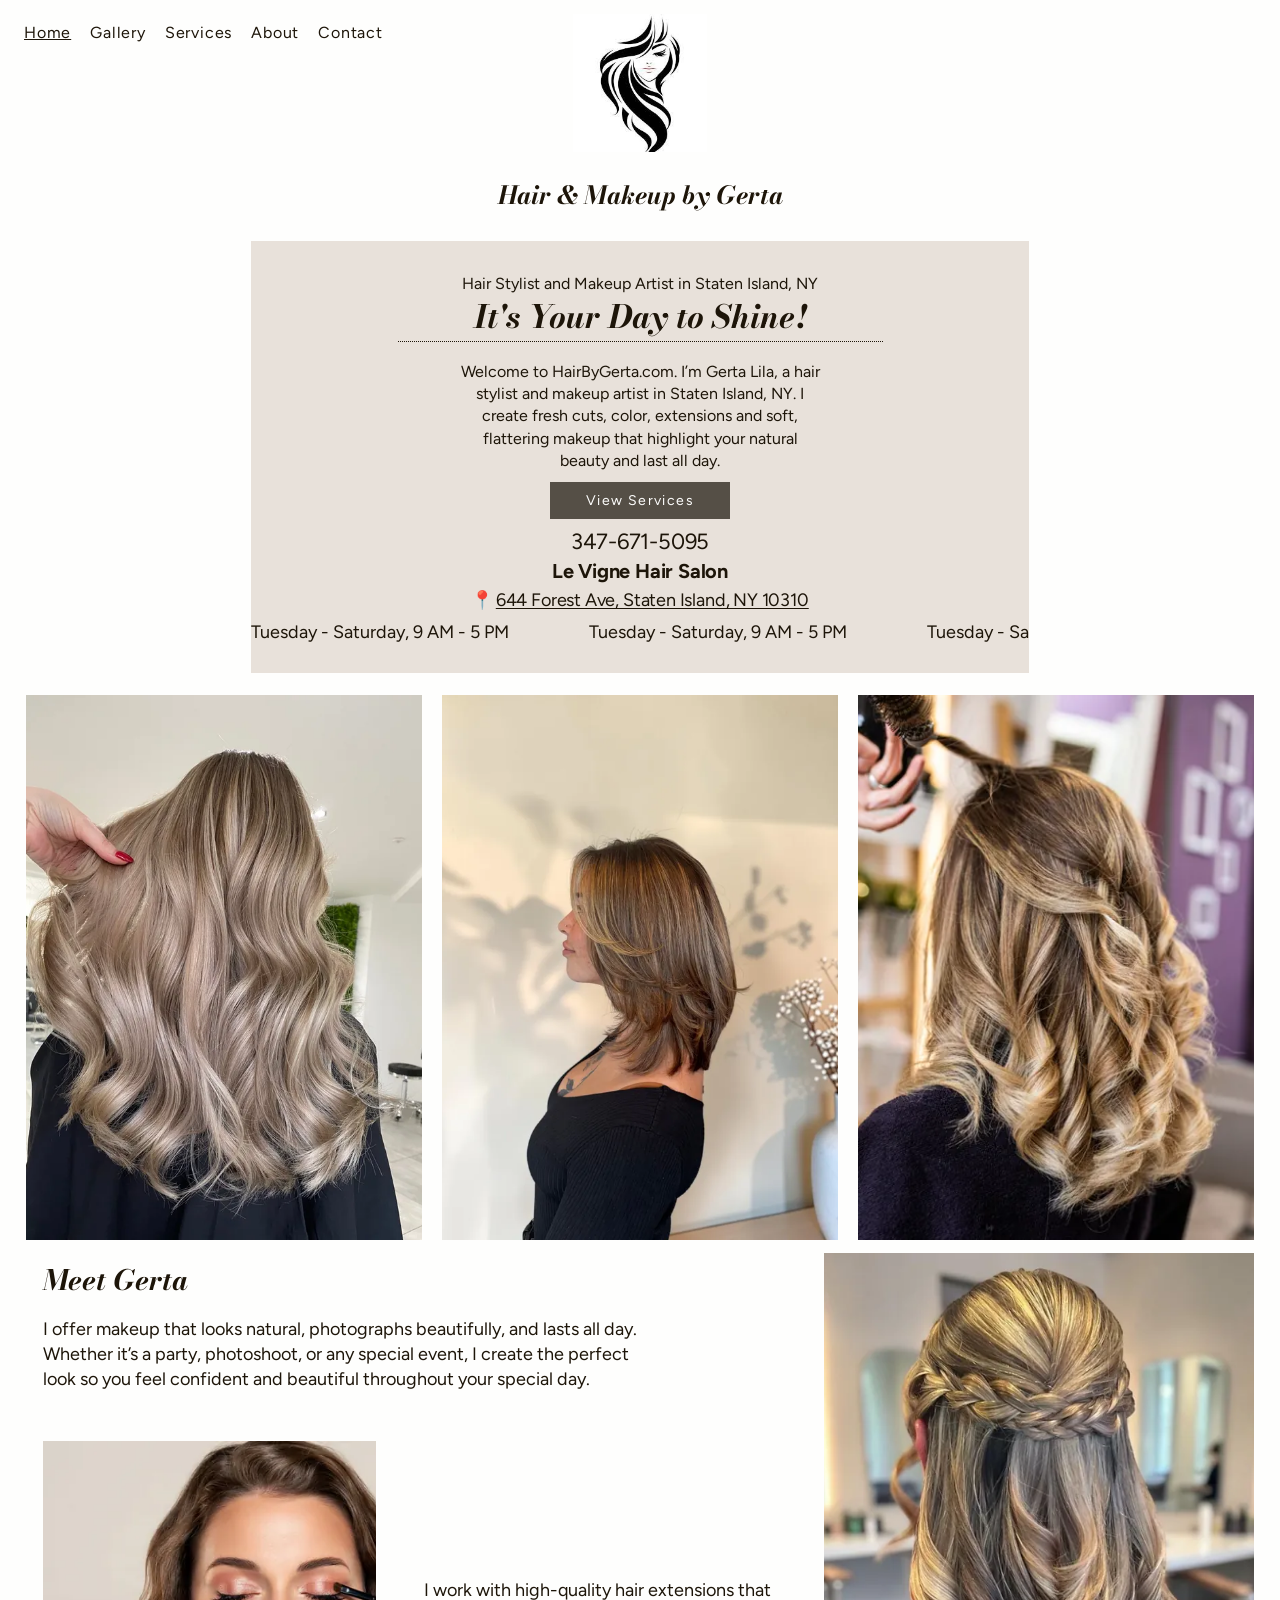
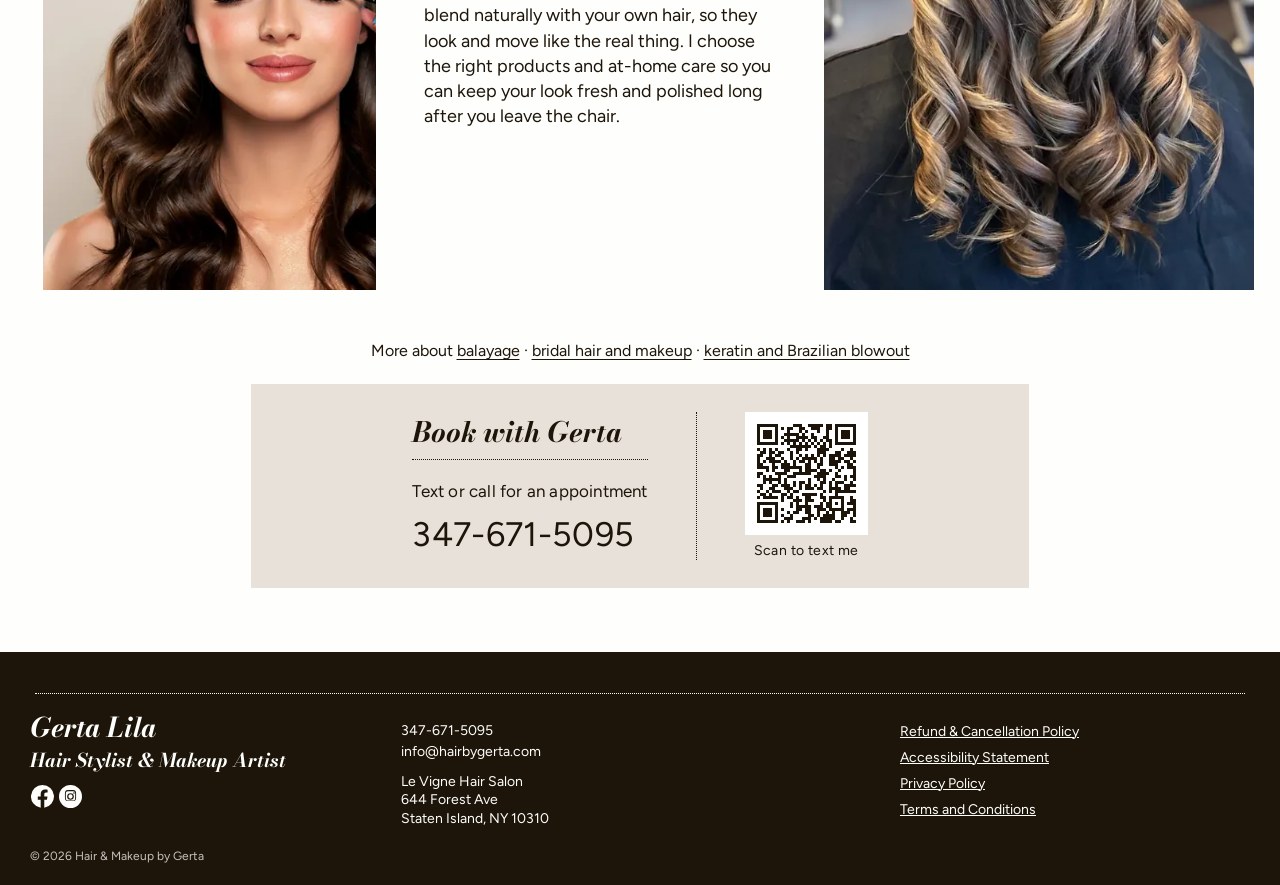
<file: index.html>
<!doctype html>
<html lang="en">
<head>
<meta charset="utf-8">
<meta name="viewport" content="width=device-width, initial-scale=1, viewport-fit=cover">
<title>Hair &amp; Makeup by Gerta | Hair Stylist &amp; Makeup Artist – Staten Island, NY</title>
<meta name="description" content="Gerta Lila, hair stylist and makeup artist at Le Vigne Hair Salon, Staten Island, NY. Balayage, color, cuts, keratin, Brazilian blowouts and natural makeup.">
<meta name="google-site-verification" content="cEwGkDfnBA3KDOjrEJ1VtYTp5NZwNkC0jiX1SQsjxsI">
<meta name="msvalidate.01" content="2798AE29C3678DCCCB40CFBEF9EF84EA">
<link rel="canonical" href="https://www.hairbygerta.com/">
<meta property="og:type" content="website">
<meta property="og:locale" content="en_US">
<meta property="og:site_name" content="Hair &amp; Makeup by Gerta">
<meta property="og:title" content="Hair &amp; Makeup by Gerta | Hair Stylist &amp; Makeup Artist – Staten Island, NY">
<meta property="og:description" content="Gerta Lila, hair stylist and makeup artist at Le Vigne Hair Salon, Staten Island, NY. Balayage, color, cuts, keratin, Brazilian blowouts and natural makeup.">
<meta property="og:url" content="https://www.hairbygerta.com/">
<meta property="og:image" content="https://www.hairbygerta.com/images/share.jpg">
<meta property="og:image:width" content="1200">
<meta property="og:image:height" content="630">
<meta property="og:image:alt" content="Hair &amp; Makeup by Gerta, hair stylist and makeup artist at Le Vigne Hair Salon, Staten Island, NY, with two photos of long styled hair">
<meta name="twitter:card" content="summary_large_image">
<meta name="twitter:title" content="Hair &amp; Makeup by Gerta | Hair Stylist &amp; Makeup Artist – Staten Island, NY">
<meta name="twitter:description" content="Gerta Lila, hair stylist and makeup artist at Le Vigne Hair Salon, Staten Island, NY. Balayage, color, cuts, keratin, Brazilian blowouts and natural makeup.">
<meta name="twitter:image" content="https://www.hairbygerta.com/images/share.jpg">
<meta name="twitter:image:alt" content="Hair &amp; Makeup by Gerta, hair stylist and makeup artist at Le Vigne Hair Salon, Staten Island, NY, with two photos of long styled hair">
<link rel="icon" href="favicon.ico" sizes="any">
<link rel="icon" type="image/png" href="images/favicon.png">
<link rel="icon" type="image/png" sizes="192x192" href="images/icon-192.png">
<link rel="apple-touch-icon" href="images/apple-touch-icon.png">
<meta name="apple-mobile-web-app-title" content="HairByGerta">
<meta name="theme-color" content="#fefefd">
<link rel="preload" href="fonts/figtree-latin.woff2" as="font" type="font/woff2" crossorigin>
<link rel="preload" href="fonts/bodoni-moda-italic-latin.woff2" as="font" type="font/woff2" crossorigin>
<link rel="stylesheet" href="css/style.css">
<script>document.documentElement.classList.add("js");document.addEventListener("DOMContentLoaded",function(){if(typeof BOOKING_URL!=="string"){document.documentElement.classList.remove("js")}})</script>
<script type="application/ld+json">{"@context":"https://schema.org","@graph":[{"@type":"Person","@id":"https://www.hairbygerta.com/#gerta","name":"Gerta Lila","alternateName":"Hair & Makeup by Gerta","jobTitle":"Hair Stylist and Makeup Artist","url":"https://www.hairbygerta.com/","image":"https://www.hairbygerta.com/images/share.jpg","telephone":"+1-347-671-5095","email":"info@hairbygerta.com","sameAs":["https://www.instagram.com/hairbygerta/","https://www.facebook.com/profile.php?id=61596324347147"],"knowsAbout":["Balayage and hair color","Highlights and lowlights","Haircuts and layers","Keratin treatment","Brazilian blowout","Hair extensions","Bridal and event hair","Makeup for parties, photoshoots and special events"],"worksFor":{"@type":"HairSalon","name":"Le Vigne Hair Salon","address":{"@type":"PostalAddress","streetAddress":"644 Forest Ave","addressLocality":"Staten Island","addressRegion":"NY","postalCode":"10310","addressCountry":"US"}}},{"@type":"WebSite","@id":"https://www.hairbygerta.com/#website","name":"Hair & Makeup by Gerta","url":"https://www.hairbygerta.com/","about":{"@id":"https://www.hairbygerta.com/#gerta"}}]}</script>
</head>
<body class="page-home">
<a class="skip" href="#main">Skip to main content</a>
<header class="site-header">
  <div class="inner">
    <a class="logo" href="./" aria-label="Hair &amp; Makeup by Gerta home"><img src="images/logo.jpg" alt="Hair &amp; Makeup by Gerta logo" width="134" height="138"></a>
    <button class="menu-btn" type="button" aria-label="Menu" aria-expanded="false" aria-controls="main-nav"><span></span><span></span><span></span></button>
    <nav class="main-nav" id="main-nav" aria-label="Main">
      <ul>
        <li><a href="./" aria-current="page">Home</a></li>
        <li><a href="gallery/">Gallery</a></li>
        <li><a href="book-online/">Services</a></li>
        <li><a href="about/">About</a></li>
        <li><a href="contact/">Contact</a></li>
      </ul>
      <div class="nav-more">
        <p class="nav-fact"><svg class="nav-icon" viewBox="0 0 256 256" width="20" height="20" fill="currentColor" aria-hidden="true" focusable="false"><path d="M128 24a104 104 0 1 0 104 104A104.11 104.11 0 0 0 128 24m0 192a88 88 0 1 1 88-88a88.1 88.1 0 0 1-88 88m64-88a8 8 0 0 1-8 8h-56a8 8 0 0 1-8-8V72a8 8 0 0 1 16 0v48h48a8 8 0 0 1 8 8"/></svg><span>Tuesday - Saturday, <span class="nowrap">9 AM - 5 PM</span></span></p>
        <p class="nav-fact"><a href="https://www.google.com/maps/search/?api=1&amp;query=644+Forest+Ave,+Staten+Island,+NY+10310" target="_blank" rel="noopener"><svg class="nav-icon" viewBox="0 0 256 256" width="20" height="20" fill="currentColor" aria-hidden="true" focusable="false"><path d="M128 64a40 40 0 1 0 40 40a40 40 0 0 0-40-40m0 64a24 24 0 1 1 24-24a24 24 0 0 1-24 24m0-112a88.1 88.1 0 0 0-88 88c0 31.4 14.51 64.68 42 96.25a254.2 254.2 0 0 0 41.45 38.3a8 8 0 0 0 9.18 0a254.2 254.2 0 0 0 41.37-38.3c27.45-31.57 42-64.85 42-96.25a88.1 88.1 0 0 0-88-88m0 206c-16.53-13-72-60.75-72-118a72 72 0 0 1 144 0c0 57.23-55.47 105-72 118"/></svg><span>644 Forest Ave, <span class="nowrap">Staten Island, NY 10310</span></span></a></p>
        <div class="social">
          <a href="https://www.facebook.com/profile.php?id=61596324347147" target="_blank" rel="noopener" aria-label="Facebook"><svg viewBox="0 0 23 23" width="23" height="23" aria-hidden="true" focusable="false"><path fill-rule="evenodd" d="M9.8 20v-7.6H7V9h2.8V6.8A3.8 3.8 0 0 1 13.6 3H16v3h-1.6a1.3 1.3 0 0 0-1.3 1.3V9H16l-.5 3.4h-2.4V20z"/></svg></a>
          <a href="https://www.instagram.com/hairbygerta/" target="_blank" rel="noopener" aria-label="Instagram"><svg viewBox="0 0 23 23" width="23" height="23" aria-hidden="true" focusable="false"><path fill-rule="evenodd" d="M7.5 3h8A4.5 4.5 0 0 1 20 7.5v8a4.5 4.5 0 0 1-4.5 4.5h-8A4.5 4.5 0 0 1 3 15.5v-8A4.5 4.5 0 0 1 7.5 3zM7.5 4.6a2.9 2.9 0 0 0-2.9 2.9v8a2.9 2.9 0 0 0 2.9 2.9h8a2.9 2.9 0 0 0 2.9-2.9v-8a2.9 2.9 0 0 0-2.9-2.9zM11.5 7a4.5 4.5 0 1 1 0 9 4.5 4.5 0 0 1 0-9zm0 1.8a2.7 2.7 0 1 0 0 5.4 2.7 2.7 0 0 0 0-5.4zM16 5.9a1.1 1.1 0 1 1 0 2.2 1.1 1.1 0 0 1 0-2.2z"/></svg></a>
        </div>
        <div class="nav-calls">
          <a class="nav-call nav-text" href="sms:+13476715095?&amp;body=Hi%20Gerta%2C%20I%27d%20like%20to%20book%20an%20appointment."><svg class="call-bar-icon" viewBox="0 0 256 256" width="20" height="20" fill="currentColor" aria-hidden="true" focusable="false"><path d="M120 128a16 16 0 1 1-16-16a16 16 0 0 1 16 16m32-16a16 16 0 1 0 16 16a16 16 0 0 0-16-16m84 16a108 108 0 0 1-157.23 96.15L46.34 235A20 20 0 0 1 21 209.66l10.81-32.43A108 108 0 1 1 236 128m-24 0a84 84 0 1 0-156.73 42.06a12 12 0 0 1 1 9.81l-9.93 29.79l29.79-9.93a12.1 12.1 0 0 1 3.8-.62a12 12 0 0 1 6 1.62A84 84 0 0 0 212 128"/></svg><span class="call-bar-label">Text me</span></a>
          <a class="nav-call" href="tel:+1-347-671-5095"><svg class="call-bar-icon" viewBox="0 0 256 256" width="20" height="20" fill="currentColor" aria-hidden="true" focusable="false"><path d="m224 154.8l-47.09-21.11l-.18-.08a19.94 19.94 0 0 0-19 1.75a13 13 0 0 0-1.12.84l-22.31 19c-13-7.05-26.43-20.37-33.49-33.21l19.06-22.66a12 12 0 0 0 .85-1.15a20 20 0 0 0 1.66-18.83a1.4 1.4 0 0 1-.08-.18L101.2 32a20.06 20.06 0 0 0-20.78-11.85A60.27 60.27 0 0 0 28 80c0 81.61 66.39 148 148 148a60.27 60.27 0 0 0 59.85-52.42A20.06 20.06 0 0 0 224 154.8M176 204A124.15 124.15 0 0 1 52 80a36.29 36.29 0 0 1 28.48-35.54l18.82 42l-19.16 22.82a12 12 0 0 0-.86 1.16A20 20 0 0 0 78 130.08c9.42 19.28 28.83 38.56 48.31 48a20 20 0 0 0 19.69-1.45a12 12 0 0 0 1.11-.85l22.43-19.07l42 18.81A36.29 36.29 0 0 1 176 204"/></svg><span class="call-bar-label">Call me</span></a>
        </div>
      </div>
    </nav>
  </div>
</header>
<main id="main">
<p class="site-title serif"><a href="./">Hair &amp; Makeup by Gerta</a></p>
<section class="hero-box" aria-labelledby="hero-h">
  <h1 id="hero-h">Hair Stylist and Makeup Artist in Staten Island, NY</h1>
  <p class="tagline serif">It's Your Day to Shine!</p>
  <hr class="dots">
  <p class="welcome">Welcome to HairByGerta.com. I’m Gerta Lila, a hair stylist and makeup artist in Staten Island, NY. I create fresh cuts, color, extensions and soft, flattering makeup that highlight your natural beauty and last all day.</p>
  <a class="btn" href="book-online/">View Services</a>
  <a class="phone" href="tel:+1-347-671-5095">347-671-5095</a>
  <p class="salon">Le Vigne Hair Salon</p>
  <a class="addr" href="https://www.google.com/maps/search/?api=1&amp;query=644+Forest+Ave,+Staten+Island,+NY+10310" target="_blank" rel="noopener"><span class="pin" aria-hidden="true">&#128205;</span>644 Forest Ave, Staten Island, NY 10310</a>
  <div class="marquee" role="img" aria-label="Hours: Tuesday - Saturday, 9 AM - 5 PM">
    <div class="track" aria-hidden="true"><span>Tuesday - Saturday, 9 AM - 5 PM</span><span>Tuesday - Saturday, 9 AM - 5 PM</span><span>Tuesday - Saturday, 9 AM - 5 PM</span><span>Tuesday - Saturday, 9 AM - 5 PM</span><span>Tuesday - Saturday, 9 AM - 5 PM</span><span>Tuesday - Saturday, 9 AM - 5 PM</span></div>
  </div>
</section>
<section class="photo-row" aria-label="Featured photos">
  <a href="gallery/" aria-label="Blonde balayage with loose waves. Open the Gallery"><picture><source type="image/webp" srcset="images/sm/g16.webp 600w, images/g16.webp 1200w" sizes="(max-width: 760px) 34vw, 32vw"><img src="images/g16.jpg" srcset="images/sm/g16.jpg 600w, images/g16.jpg 1200w" sizes="(max-width: 760px) 34vw, 32vw" alt="Blonde balayage with loose waves" width="391" height="545" loading="eager" decoding="async"></picture></a>
  <a href="gallery/" aria-label="Layered haircut with caramel highlights. Open the Gallery"><picture><source type="image/webp" srcset="images/sm/home-smile.webp 600w, images/home-smile.webp 1200w" sizes="(max-width: 760px) 34vw, 32vw"><img src="images/home-smile.jpg" srcset="images/sm/home-smile.jpg 600w, images/home-smile.jpg 1200w" sizes="(max-width: 760px) 34vw, 32vw" alt="Layered haircut with caramel highlights" width="391" height="545" loading="eager" decoding="async"></picture></a>
  <a href="gallery/" aria-label="Blow-drying soft blonde curls. Open the Gallery"><picture><source type="image/webp" srcset="images/sm/g21.webp 800w, images/g21.webp 1600w" sizes="(max-width: 760px) 34vw, 32vw"><img src="images/g21.jpg" srcset="images/sm/g21.jpg 800w, images/g21.jpg 1600w" sizes="(max-width: 760px) 34vw, 32vw" alt="Blow-drying soft blonde curls" width="391" height="545" loading="eager" decoding="async"></picture></a>
  <a class="row-cue" href="gallery/" aria-hidden="true" tabindex="-1" data-seconds="4"><span><svg viewBox="0 0 24 24" width="14" height="14" fill="currentColor" aria-hidden="true" focusable="false"><path d="M12 1.5c.7 6.3 4.2 9.8 10.5 10.5-6.3.7-9.8 4.2-10.5 10.5-.7-6.3-4.2-9.8-10.5-10.5 6.3-.7 9.8-4.2 10.5-10.5z"/></svg>Tap for more photos</span></a>
</section>
<section class="meet" aria-labelledby="meet-h">
  <h2 id="meet-h" class="serif">Meet Gerta</h2>
  <p class="t1">I offer makeup that looks natural, photographs beautifully, and lasts all day. Whether it’s a party, photoshoot, or any special event, I create the perfect look so you feel confident and beautiful throughout your special day.</p>
  <div class="p1"><picture><source type="image/webp" srcset="images/sm/makeup-red-lips.webp 800w, images/makeup-red-lips.webp 1600w" sizes="(max-width: 760px) 100vw, (max-width: 1100px) 313px, 26vw"><img src="images/makeup-red-lips.jpg" srcset="images/sm/makeup-red-lips.jpg 800w, images/makeup-red-lips.jpg 1600w" sizes="(max-width: 760px) 100vw, (max-width: 1100px) 313px, 26vw" alt="Makeup artist applying eyeshadow" width="313" height="422" loading="lazy" decoding="async"></picture></div>
  <p class="t2">I work with high-quality hair extensions that blend naturally with your own hair, so they look and move like the real thing. I choose the right products and at-home care so you can keep your look fresh and polished long after you leave the chair.</p>
  <div class="p2"><picture><source type="image/webp" srcset="images/sm/meet-extensions.webp 757w, images/meet-extensions.webp 1170w" sizes="(max-width: 760px) 100vw, (max-width: 1100px) 424px, 35vw"><img src="images/meet-extensions.jpg" srcset="images/sm/meet-extensions.jpg 757w, images/meet-extensions.jpg 1170w" sizes="(max-width: 760px) 100vw, (max-width: 1100px) 424px, 35vw" alt="Half-up braid with soft curls" width="424" height="637" loading="lazy" decoding="async"></picture></div>
</section>
<p class="more-links">More about <a href="balayage-staten-island/" aria-label="More about balayage">balayage</a> · <a href="bridal-hair-makeup-staten-island/" aria-label="More about bridal hair and makeup">bridal hair and makeup</a> · <a href="keratin-brazilian-blowout-staten-island/" aria-label="More about keratin and Brazilian blowout">keratin and Brazilian blowout</a></p>
<section class="reach" id="book" aria-labelledby="reach-h">
  <h2 id="reach-h" class="serif">Book with Gerta</h2>
  <p class="reach-line">Text or call for an appointment</p>
  <div class="reach-btns">
    <a class="reach-btn reach-text" href="sms:+13476715095?&amp;body=Hi%20Gerta%2C%20I%27d%20like%20to%20book%20an%20appointment."><svg class="reach-icon" viewBox="0 0 256 256" width="20" height="20" fill="currentColor" aria-hidden="true" focusable="false"><path d="M120 128a16 16 0 1 1-16-16a16 16 0 0 1 16 16m32-16a16 16 0 1 0 16 16a16 16 0 0 0-16-16m84 16a108 108 0 0 1-157.23 96.15L46.34 235A20 20 0 0 1 21 209.66l10.81-32.43A108 108 0 1 1 236 128m-24 0a84 84 0 1 0-156.73 42.06a12 12 0 0 1 1 9.81l-9.93 29.79l29.79-9.93a12.1 12.1 0 0 1 3.8-.62a12 12 0 0 1 6 1.62A84 84 0 0 0 212 128"/></svg><span>Text me</span></a>
    <a class="reach-btn reach-call" href="tel:+1-347-671-5095"><svg class="reach-icon" viewBox="0 0 256 256" width="20" height="20" fill="currentColor" aria-hidden="true" focusable="false"><path d="m224 154.8l-47.09-21.11l-.18-.08a19.94 19.94 0 0 0-19 1.75a13 13 0 0 0-1.12.84l-22.31 19c-13-7.05-26.43-20.37-33.49-33.21l19.06-22.66a12 12 0 0 0 .85-1.15a20 20 0 0 0 1.66-18.83a1.4 1.4 0 0 1-.08-.18L101.2 32a20.06 20.06 0 0 0-20.78-11.85A60.27 60.27 0 0 0 28 80c0 81.61 66.39 148 148 148a60.27 60.27 0 0 0 59.85-52.42A20.06 20.06 0 0 0 224 154.8M176 204A124.15 124.15 0 0 1 52 80a36.29 36.29 0 0 1 28.48-35.54l18.82 42l-19.16 22.82a12 12 0 0 0-.86 1.16A20 20 0 0 0 78 130.08c9.42 19.28 28.83 38.56 48.31 48a20 20 0 0 0 19.69-1.45a12 12 0 0 0 1.11-.85l22.43-19.07l42 18.81A36.29 36.29 0 0 1 176 204"/></svg><span>Call me</span></a>
  </div>
  <a class="reach-num" href="tel:+1-347-671-5095">347-671-5095</a>
  <figure class="reach-qr">
    <svg class="reach-qr-code" viewBox="-4 -4 41 41" width="164" height="164" aria-hidden="true" focusable="false" shape-rendering="crispEdges"><rect x="-4" y="-4" width="41" height="41" fill="#fff"/><path fill="currentColor" d="M0 0h7v1h-7zM12 0h3v1h-3zM17 0h5v1h-5zM23 0h2v1h-2zM26 0h7v1h-7zM0 1h1v1h-1zM6 1h1v1h-1zM8 1h1v1h-1zM10 1h2v1h-2zM14 1h2v1h-2zM18 1h3v1h-3zM23 1h2v1h-2zM26 1h1v1h-1zM32 1h1v1h-1zM0 2h1v1h-1zM2 2h3v1h-3zM6 2h1v1h-1zM10 2h1v1h-1zM14 2h1v1h-1zM16 2h1v1h-1zM20 2h1v1h-1zM23 2h1v1h-1zM26 2h1v1h-1zM28 2h3v1h-3zM32 2h1v1h-1zM0 3h1v1h-1zM2 3h3v1h-3zM6 3h1v1h-1zM9 3h5v1h-5zM15 3h1v1h-1zM18 3h1v1h-1zM23 3h1v1h-1zM26 3h1v1h-1zM28 3h3v1h-3zM32 3h1v1h-1zM0 4h1v1h-1zM2 4h3v1h-3zM6 4h1v1h-1zM8 4h1v1h-1zM10 4h1v1h-1zM13 4h4v1h-4zM18 4h2v1h-2zM22 4h2v1h-2zM26 4h1v1h-1zM28 4h3v1h-3zM32 4h1v1h-1zM0 5h1v1h-1zM6 5h1v1h-1zM9 5h5v1h-5zM15 5h1v1h-1zM17 5h1v1h-1zM19 5h1v1h-1zM21 5h1v1h-1zM23 5h2v1h-2zM26 5h1v1h-1zM32 5h1v1h-1zM0 6h7v1h-7zM8 6h1v1h-1zM10 6h1v1h-1zM12 6h1v1h-1zM14 6h1v1h-1zM16 6h1v1h-1zM18 6h1v1h-1zM20 6h1v1h-1zM22 6h1v1h-1zM24 6h1v1h-1zM26 6h7v1h-7zM11 7h7v1h-7zM19 7h1v1h-1zM21 7h2v1h-2zM24 7h1v1h-1zM0 8h1v1h-1zM2 8h1v1h-1zM4 8h1v1h-1zM6 8h1v1h-1zM10 8h1v1h-1zM13 8h2v1h-2zM16 8h1v1h-1zM20 8h4v1h-4zM28 8h1v1h-1zM31 8h1v1h-1zM1 9h2v1h-2zM4 9h2v1h-2zM7 9h2v1h-2zM11 9h1v1h-1zM13 9h1v1h-1zM20 9h3v1h-3zM26 9h2v1h-2zM30 9h3v1h-3zM0 10h2v1h-2zM4 10h1v1h-1zM6 10h2v1h-2zM11 10h1v1h-1zM14 10h1v1h-1zM16 10h1v1h-1zM18 10h1v1h-1zM20 10h1v1h-1zM22 10h1v1h-1zM24 10h4v1h-4zM29 10h4v1h-4zM0 11h1v1h-1zM3 11h3v1h-3zM8 11h1v1h-1zM11 11h1v1h-1zM13 11h1v1h-1zM15 11h5v1h-5zM21 11h1v1h-1zM24 11h2v1h-2zM27 11h2v1h-2zM31 11h1v1h-1zM0 12h1v1h-1zM2 12h1v1h-1zM4 12h4v1h-4zM9 12h1v1h-1zM12 12h1v1h-1zM14 12h2v1h-2zM17 12h1v1h-1zM19 12h1v1h-1zM21 12h1v1h-1zM24 12h4v1h-4zM29 12h2v1h-2zM32 12h1v1h-1zM0 13h2v1h-2zM5 13h1v1h-1zM8 13h3v1h-3zM12 13h1v1h-1zM16 13h2v1h-2zM20 13h2v1h-2zM24 13h3v1h-3zM30 13h2v1h-2zM0 14h4v1h-4zM5 14h2v1h-2zM8 14h7v1h-7zM16 14h2v1h-2zM20 14h1v1h-1zM26 14h1v1h-1zM28 14h1v1h-1zM30 14h3v1h-3zM3 15h1v1h-1zM5 15h1v1h-1zM9 15h2v1h-2zM14 15h1v1h-1zM16 15h4v1h-4zM21 15h2v1h-2zM24 15h1v1h-1zM27 15h1v1h-1zM32 15h1v1h-1zM0 16h2v1h-2zM6 16h4v1h-4zM12 16h6v1h-6zM20 16h4v1h-4zM26 16h1v1h-1zM32 16h1v1h-1zM0 17h1v1h-1zM2 17h1v1h-1zM4 17h1v1h-1zM7 17h1v1h-1zM10 17h3v1h-3zM19 17h4v1h-4zM26 17h2v1h-2zM29 17h1v1h-1zM31 17h2v1h-2zM2 18h6v1h-6zM9 18h1v1h-1zM17 18h1v1h-1zM20 18h1v1h-1zM22 18h1v1h-1zM25 18h1v1h-1zM29 18h1v1h-1zM32 18h1v1h-1zM2 19h1v1h-1zM4 19h1v1h-1zM7 19h1v1h-1zM9 19h1v1h-1zM12 19h1v1h-1zM14 19h2v1h-2zM17 19h1v1h-1zM21 19h2v1h-2zM24 19h1v1h-1zM26 19h3v1h-3zM31 19h1v1h-1zM0 20h2v1h-2zM5 20h2v1h-2zM8 20h3v1h-3zM12 20h1v1h-1zM14 20h1v1h-1zM16 20h2v1h-2zM19 20h1v1h-1zM21 20h1v1h-1zM24 20h1v1h-1zM26 20h1v1h-1zM29 20h4v1h-4zM1 21h1v1h-1zM4 21h2v1h-2zM9 21h3v1h-3zM14 21h1v1h-1zM16 21h3v1h-3zM20 21h2v1h-2zM24 21h4v1h-4zM29 21h2v1h-2zM0 22h1v1h-1zM3 22h1v1h-1zM5 22h3v1h-3zM10 22h1v1h-1zM12 22h2v1h-2zM22 22h1v1h-1zM24 22h1v1h-1zM26 22h7v1h-7zM1 23h2v1h-2zM4 23h1v1h-1zM8 23h2v1h-2zM11 23h1v1h-1zM15 23h5v1h-5zM21 23h1v1h-1zM26 23h1v1h-1zM0 24h1v1h-1zM2 24h5v1h-5zM8 24h1v1h-1zM10 24h2v1h-2zM13 24h1v1h-1zM16 24h2v1h-2zM21 24h2v1h-2zM24 24h5v1h-5zM31 24h1v1h-1zM8 25h1v1h-1zM12 25h3v1h-3zM16 25h3v1h-3zM22 25h1v1h-1zM24 25h1v1h-1zM28 25h1v1h-1zM31 25h2v1h-2zM0 26h7v1h-7zM11 26h1v1h-1zM13 26h1v1h-1zM16 26h1v1h-1zM21 26h1v1h-1zM23 26h2v1h-2zM26 26h1v1h-1zM28 26h1v1h-1zM30 26h3v1h-3zM0 27h1v1h-1zM6 27h1v1h-1zM11 27h1v1h-1zM13 27h5v1h-5zM19 27h3v1h-3zM23 27h2v1h-2zM28 27h1v1h-1zM32 27h1v1h-1zM0 28h1v1h-1zM2 28h3v1h-3zM6 28h1v1h-1zM8 28h1v1h-1zM13 28h2v1h-2zM16 28h2v1h-2zM20 28h3v1h-3zM24 28h5v1h-5zM30 28h3v1h-3zM0 29h1v1h-1zM2 29h3v1h-3zM6 29h1v1h-1zM10 29h1v1h-1zM12 29h2v1h-2zM16 29h2v1h-2zM20 29h1v1h-1zM23 29h1v1h-1zM25 29h1v1h-1zM28 29h3v1h-3zM32 29h1v1h-1zM0 30h1v1h-1zM2 30h3v1h-3zM6 30h1v1h-1zM8 30h1v1h-1zM11 30h1v1h-1zM17 30h2v1h-2zM20 30h1v1h-1zM22 30h4v1h-4zM28 30h2v1h-2zM32 30h1v1h-1zM0 31h1v1h-1zM6 31h1v1h-1zM9 31h3v1h-3zM15 31h3v1h-3zM19 31h1v1h-1zM21 31h5v1h-5zM28 31h1v1h-1zM31 31h1v1h-1zM0 32h7v1h-7zM8 32h1v1h-1zM10 32h1v1h-1zM13 32h3v1h-3zM17 32h1v1h-1zM21 32h4v1h-4zM26 32h2v1h-2zM31 32h2v1h-2z"/></svg>
    <figcaption>Scan to text me</figcaption>
  </figure>
</section>
</main>
<aside class="call-bar call-bar-after-box" aria-label="Text or call Gerta">
  <a class="call-bar-text" href="sms:+13476715095?&amp;body=Hi%20Gerta%2C%20I%27d%20like%20to%20book%20an%20appointment."><svg class="call-bar-icon" viewBox="0 0 256 256" width="20" height="20" fill="currentColor" aria-hidden="true" focusable="false"><path d="M120 128a16 16 0 1 1-16-16a16 16 0 0 1 16 16m32-16a16 16 0 1 0 16 16a16 16 0 0 0-16-16m84 16a108 108 0 0 1-157.23 96.15L46.34 235A20 20 0 0 1 21 209.66l10.81-32.43A108 108 0 1 1 236 128m-24 0a84 84 0 1 0-156.73 42.06a12 12 0 0 1 1 9.81l-9.93 29.79l29.79-9.93a12.1 12.1 0 0 1 3.8-.62a12 12 0 0 1 6 1.62A84 84 0 0 0 212 128"/></svg><span class="call-bar-label">Text me</span></a>
  <a class="call-bar-call" href="tel:+1-347-671-5095"><svg class="call-bar-icon" viewBox="0 0 256 256" width="20" height="20" fill="currentColor" aria-hidden="true" focusable="false"><path d="m224 154.8l-47.09-21.11l-.18-.08a19.94 19.94 0 0 0-19 1.75a13 13 0 0 0-1.12.84l-22.31 19c-13-7.05-26.43-20.37-33.49-33.21l19.06-22.66a12 12 0 0 0 .85-1.15a20 20 0 0 0 1.66-18.83a1.4 1.4 0 0 1-.08-.18L101.2 32a20.06 20.06 0 0 0-20.78-11.85A60.27 60.27 0 0 0 28 80c0 81.61 66.39 148 148 148a60.27 60.27 0 0 0 59.85-52.42A20.06 20.06 0 0 0 224 154.8M176 204A124.15 124.15 0 0 1 52 80a36.29 36.29 0 0 1 28.48-35.54l18.82 42l-19.16 22.82a12 12 0 0 0-.86 1.16A20 20 0 0 0 78 130.08c9.42 19.28 28.83 38.56 48.31 48a20 20 0 0 0 19.69-1.45a12 12 0 0 0 1.11-.85l22.43-19.07l42 18.81A36.29 36.29 0 0 1 176 204"/></svg><span class="call-bar-label">Call me</span></a>
</aside>
<footer class="site-footer">
  <div class="inner">
    <hr class="foot-rule">
    <div class="foot-cols">
      <div class="foot-brand">
        <p class="foot-name serif">Gerta Lila</p>
        <p class="foot-role serif">Hair Stylist &amp; Makeup Artist</p>
        <div class="social">
          <a href="https://www.facebook.com/profile.php?id=61596324347147" target="_blank" rel="noopener" aria-label="Facebook"><svg viewBox="0 0 24 24" width="23" height="23" aria-hidden="true" focusable="false"><path d="M12 0a12 12 0 0 0-1.9 23.85v-8.4H7.08V12h3.04V9.36c0-3 1.79-4.67 4.53-4.67 1.31 0 2.68.24 2.68.24v2.95h-1.51c-1.49 0-1.95.93-1.95 1.87V12h3.32l-.53 3.45h-2.79v8.4A12 12 0 0 0 12 0z"/></svg></a>
          <a href="https://www.instagram.com/hairbygerta/" target="_blank" rel="noopener" aria-label="Instagram"><svg viewBox="0 0 24 24" width="23" height="23" aria-hidden="true" focusable="false"><path d="M12 0a12 12 0 1 0 0 24 12 12 0 0 0 0-24zm0 5.2c1.85 0 2.08 0 2.8.04 1.98.09 2.9 1.03 2.99 2.99.03.72.04.95.04 2.77s0 2.05-.04 2.77c-.09 1.95-1 2.9-2.99 2.99-.72.03-.95.04-2.8.04s-2.07 0-2.79-.04c-1.98-.09-2.9-1.04-2.99-2.99C6.2 13.05 6.2 12.82 6.2 11s0-2.05.04-2.77c.09-1.96 1.01-2.9 2.99-2.99.72-.03.95-.04 2.77-.04zm0 1.25c-1.8 0-2.02 0-2.73.04-1.4.06-2.06.73-2.12 2.12-.03.71-.04.92-.04 2.71s0 2 .04 2.71c.06 1.39.71 2.06 2.12 2.12.71.03.92.04 2.73.04s2.02 0 2.73-.04c1.4-.06 2.06-.73 2.12-2.12.03-.71.04-.92.04-2.71s0-2-.04-2.71c-.06-1.39-.72-2.06-2.12-2.12-.71-.03-.93-.04-2.73-.04zm0 2.07a3.48 3.48 0 1 1 0 6.96 3.48 3.48 0 0 1 0-6.96zm0 1.25a2.23 2.23 0 1 0 0 4.46 2.23 2.23 0 0 0 0-4.46zm3.62-2.2a.81.81 0 1 1 0 1.63.81.81 0 0 1 0-1.63z"/></svg></a>
        </div>
      </div>
      <div class="foot-contact">
        <p><a href="tel:+1-347-671-5095">347-671-5095</a></p>
        <p><a href="mailto:info@hairbygerta.com">info@hairbygerta.com</a></p>
        <p class="foot-addr">Le Vigne Hair Salon<br>644 Forest Ave<br>Staten Island, NY 10310</p>
      </div>
      <ul class="foot-links">
        <li><a href="english-refund-policy/">Refund &amp; Cancellation Policy</a></li>
        <li><a href="accessibility-statement/">Accessibility Statement</a></li>
        <li><a href="english-privacy-policy/">Privacy Policy</a></li>
        <li><a href="terms-conditions/">Terms and Conditions</a></li>
      </ul>
    </div>
    <p class="copy">&copy; <span data-year>2026</span> Hair &amp; Makeup by Gerta</p>
  </div>
</footer>
<script src="js/site.js" defer></script>
</body>
</html>
</file>
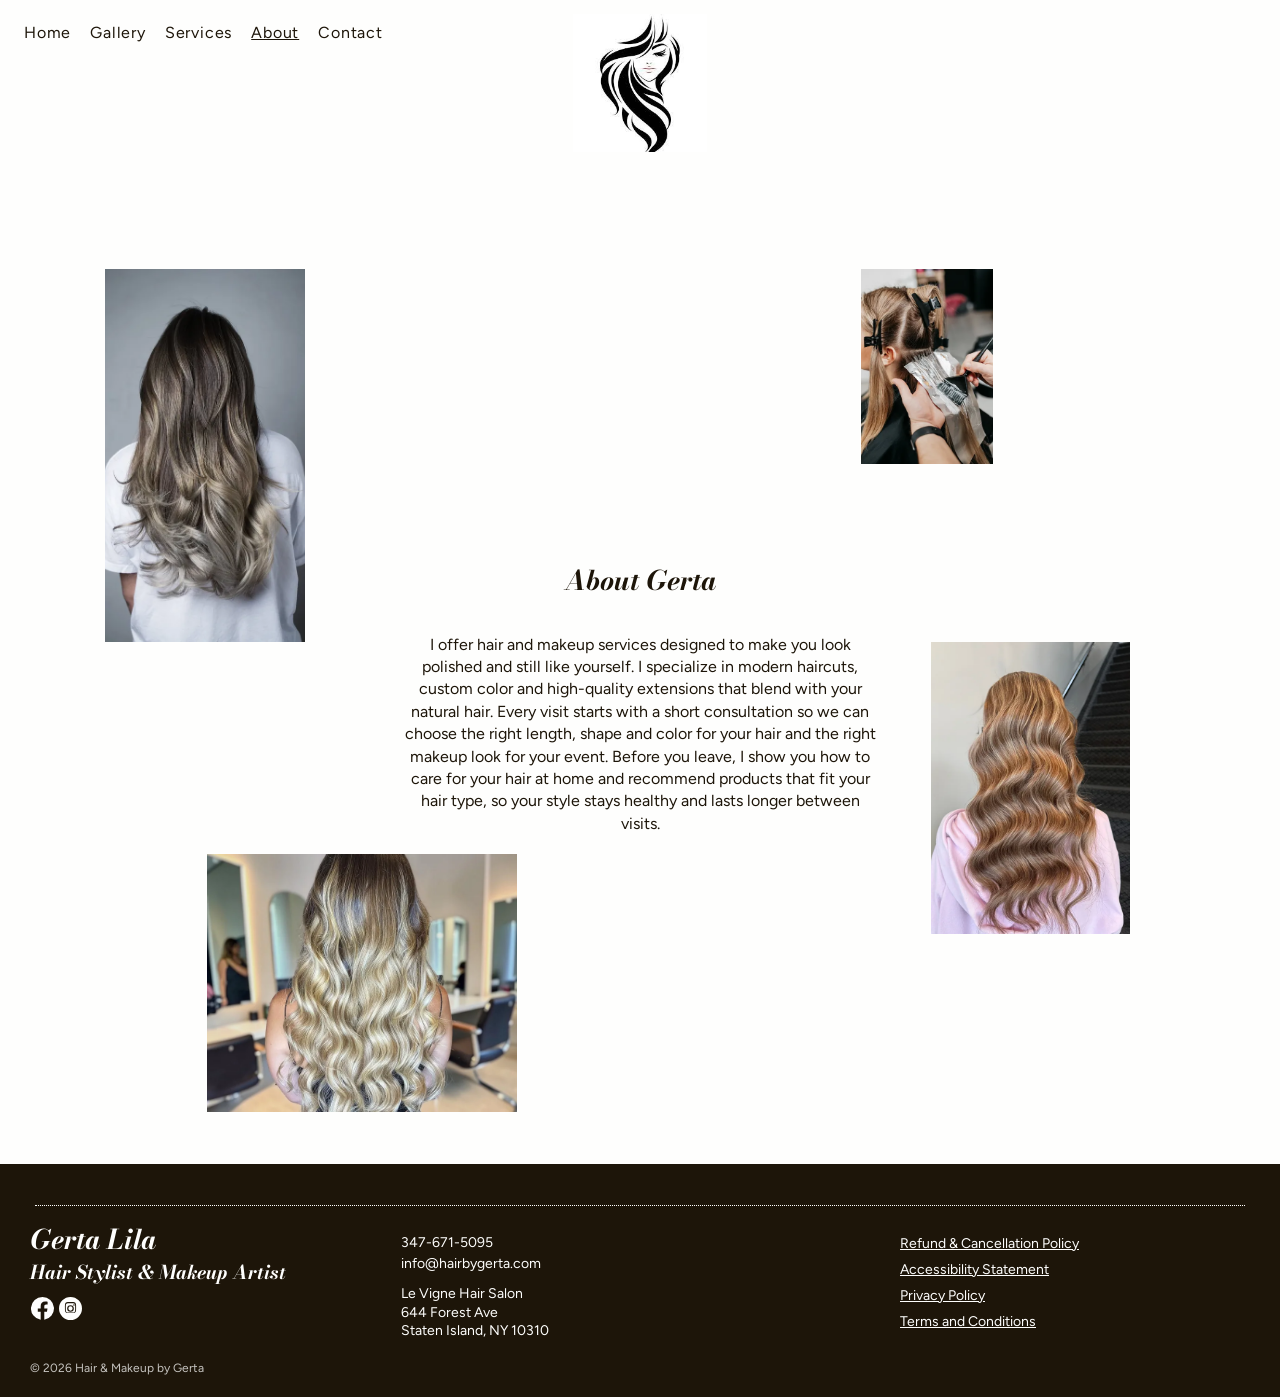
<file: about/index.html>
<!doctype html>
<html lang="en">
<head>
<meta charset="utf-8">
<meta name="viewport" content="width=device-width, initial-scale=1, viewport-fit=cover">
<title>About Gerta Lila | Hair Stylist &amp; Makeup Artist, Staten Island NY</title>
<meta name="description" content="Learn about Gerta Lila, hair stylist &amp; makeup artist at Le Vigne Hair Salon in Staten Island, NY, creating fresh cuts, color, extensions and natural makeup.">
<link rel="canonical" href="https://www.hairbygerta.com/about/">
<meta property="og:type" content="website">
<meta property="og:locale" content="en_US">
<meta property="og:site_name" content="Hair &amp; Makeup by Gerta">
<meta property="og:title" content="About Gerta Lila | Hair Stylist &amp; Makeup Artist, Staten Island NY">
<meta property="og:description" content="Learn about Gerta Lila, hair stylist &amp; makeup artist at Le Vigne Hair Salon in Staten Island, NY, creating fresh cuts, color, extensions and natural makeup.">
<meta property="og:url" content="https://www.hairbygerta.com/about/">
<meta property="og:image" content="https://www.hairbygerta.com/images/share.jpg">
<meta property="og:image:width" content="1200">
<meta property="og:image:height" content="630">
<meta property="og:image:alt" content="Hair &amp; Makeup by Gerta, hair stylist and makeup artist at Le Vigne Hair Salon, Staten Island, NY, with two photos of long styled hair">
<meta name="twitter:card" content="summary_large_image">
<meta name="twitter:title" content="About Gerta Lila | Hair Stylist &amp; Makeup Artist, Staten Island NY">
<meta name="twitter:description" content="Learn about Gerta Lila, hair stylist &amp; makeup artist at Le Vigne Hair Salon in Staten Island, NY, creating fresh cuts, color, extensions and natural makeup.">
<meta name="twitter:image" content="https://www.hairbygerta.com/images/share.jpg">
<meta name="twitter:image:alt" content="Hair &amp; Makeup by Gerta, hair stylist and makeup artist at Le Vigne Hair Salon, Staten Island, NY, with two photos of long styled hair">
<link rel="icon" href="../favicon.ico" sizes="any">
<link rel="icon" type="image/png" href="../images/favicon.png">
<link rel="icon" type="image/png" sizes="192x192" href="../images/icon-192.png">
<link rel="apple-touch-icon" href="../images/apple-touch-icon.png">
<meta name="apple-mobile-web-app-title" content="HairByGerta">
<meta name="theme-color" content="#fefefd">
<link rel="preload" href="../fonts/figtree-latin.woff2" as="font" type="font/woff2" crossorigin>
<link rel="preload" href="../fonts/bodoni-moda-italic-latin.woff2" as="font" type="font/woff2" crossorigin>
<link rel="stylesheet" href="../css/style.css">
<script>document.documentElement.classList.add("js");document.addEventListener("DOMContentLoaded",function(){if(typeof BOOKING_URL!=="string"){document.documentElement.classList.remove("js")}})</script>
</head>
<body class="page-about">
<a class="skip" href="#main">Skip to main content</a>
<header class="site-header">
  <div class="inner">
    <a class="logo" href="../" aria-label="Hair &amp; Makeup by Gerta home"><img src="../images/logo.jpg" alt="Hair &amp; Makeup by Gerta logo" width="134" height="138"></a>
    <button class="menu-btn" type="button" aria-label="Menu" aria-expanded="false" aria-controls="main-nav"><span></span><span></span><span></span></button>
    <nav class="main-nav" id="main-nav" aria-label="Main">
      <ul>
        <li><a href="../">Home</a></li>
        <li><a href="../gallery/">Gallery</a></li>
        <li><a href="../book-online/">Services</a></li>
        <li><a href="../about/" aria-current="page">About</a></li>
        <li><a href="../contact/">Contact</a></li>
      </ul>
      <div class="nav-more">
        <p class="nav-fact"><svg class="nav-icon" viewBox="0 0 256 256" width="20" height="20" fill="currentColor" aria-hidden="true" focusable="false"><path d="M128 24a104 104 0 1 0 104 104A104.11 104.11 0 0 0 128 24m0 192a88 88 0 1 1 88-88a88.1 88.1 0 0 1-88 88m64-88a8 8 0 0 1-8 8h-56a8 8 0 0 1-8-8V72a8 8 0 0 1 16 0v48h48a8 8 0 0 1 8 8"/></svg><span>Tuesday - Saturday, <span class="nowrap">9 AM - 5 PM</span></span></p>
        <p class="nav-fact"><a href="https://www.google.com/maps/search/?api=1&amp;query=644+Forest+Ave,+Staten+Island,+NY+10310" target="_blank" rel="noopener"><svg class="nav-icon" viewBox="0 0 256 256" width="20" height="20" fill="currentColor" aria-hidden="true" focusable="false"><path d="M128 64a40 40 0 1 0 40 40a40 40 0 0 0-40-40m0 64a24 24 0 1 1 24-24a24 24 0 0 1-24 24m0-112a88.1 88.1 0 0 0-88 88c0 31.4 14.51 64.68 42 96.25a254.2 254.2 0 0 0 41.45 38.3a8 8 0 0 0 9.18 0a254.2 254.2 0 0 0 41.37-38.3c27.45-31.57 42-64.85 42-96.25a88.1 88.1 0 0 0-88-88m0 206c-16.53-13-72-60.75-72-118a72 72 0 0 1 144 0c0 57.23-55.47 105-72 118"/></svg><span>644 Forest Ave, <span class="nowrap">Staten Island, NY 10310</span></span></a></p>
        <div class="social">
          <a href="https://www.facebook.com/profile.php?id=61596324347147" target="_blank" rel="noopener" aria-label="Facebook"><svg viewBox="0 0 23 23" width="23" height="23" aria-hidden="true" focusable="false"><path fill-rule="evenodd" d="M9.8 20v-7.6H7V9h2.8V6.8A3.8 3.8 0 0 1 13.6 3H16v3h-1.6a1.3 1.3 0 0 0-1.3 1.3V9H16l-.5 3.4h-2.4V20z"/></svg></a>
          <a href="https://www.instagram.com/hairbygerta/" target="_blank" rel="noopener" aria-label="Instagram"><svg viewBox="0 0 23 23" width="23" height="23" aria-hidden="true" focusable="false"><path fill-rule="evenodd" d="M7.5 3h8A4.5 4.5 0 0 1 20 7.5v8a4.5 4.5 0 0 1-4.5 4.5h-8A4.5 4.5 0 0 1 3 15.5v-8A4.5 4.5 0 0 1 7.5 3zM7.5 4.6a2.9 2.9 0 0 0-2.9 2.9v8a2.9 2.9 0 0 0 2.9 2.9h8a2.9 2.9 0 0 0 2.9-2.9v-8a2.9 2.9 0 0 0-2.9-2.9zM11.5 7a4.5 4.5 0 1 1 0 9 4.5 4.5 0 0 1 0-9zm0 1.8a2.7 2.7 0 1 0 0 5.4 2.7 2.7 0 0 0 0-5.4zM16 5.9a1.1 1.1 0 1 1 0 2.2 1.1 1.1 0 0 1 0-2.2z"/></svg></a>
        </div>
        <div class="nav-calls">
          <a class="nav-call nav-text" href="sms:+13476715095?&amp;body=Hi%20Gerta%2C%20I%27d%20like%20to%20book%20an%20appointment."><svg class="call-bar-icon" viewBox="0 0 256 256" width="20" height="20" fill="currentColor" aria-hidden="true" focusable="false"><path d="M120 128a16 16 0 1 1-16-16a16 16 0 0 1 16 16m32-16a16 16 0 1 0 16 16a16 16 0 0 0-16-16m84 16a108 108 0 0 1-157.23 96.15L46.34 235A20 20 0 0 1 21 209.66l10.81-32.43A108 108 0 1 1 236 128m-24 0a84 84 0 1 0-156.73 42.06a12 12 0 0 1 1 9.81l-9.93 29.79l29.79-9.93a12.1 12.1 0 0 1 3.8-.62a12 12 0 0 1 6 1.62A84 84 0 0 0 212 128"/></svg><span class="call-bar-label">Text me</span></a>
          <a class="nav-call" href="tel:+1-347-671-5095"><svg class="call-bar-icon" viewBox="0 0 256 256" width="20" height="20" fill="currentColor" aria-hidden="true" focusable="false"><path d="m224 154.8l-47.09-21.11l-.18-.08a19.94 19.94 0 0 0-19 1.75a13 13 0 0 0-1.12.84l-22.31 19c-13-7.05-26.43-20.37-33.49-33.21l19.06-22.66a12 12 0 0 0 .85-1.15a20 20 0 0 0 1.66-18.83a1.4 1.4 0 0 1-.08-.18L101.2 32a20.06 20.06 0 0 0-20.78-11.85A60.27 60.27 0 0 0 28 80c0 81.61 66.39 148 148 148a60.27 60.27 0 0 0 59.85-52.42A20.06 20.06 0 0 0 224 154.8M176 204A124.15 124.15 0 0 1 52 80a36.29 36.29 0 0 1 28.48-35.54l18.82 42l-19.16 22.82a12 12 0 0 0-.86 1.16A20 20 0 0 0 78 130.08c9.42 19.28 28.83 38.56 48.31 48a20 20 0 0 0 19.69-1.45a12 12 0 0 0 1.11-.85l22.43-19.07l42 18.81A36.29 36.29 0 0 1 176 204"/></svg><span class="call-bar-label">Call me</span></a>
        </div>
      </div>
    </nav>
  </div>
</header>
<main id="main">
<div class="about">
  <div class="col left">
    <picture><source type="image/webp" srcset="../images/sm/brunette-balayage.webp 533w, ../images/brunette-balayage.webp 1066w" sizes="(max-width: 760px) 45vw, (max-width: 1100px) 20vw, 200px"><img src="../images/brunette-balayage.jpg" srcset="../images/sm/brunette-balayage.jpg 533w, ../images/brunette-balayage.jpg 1066w" sizes="(max-width: 760px) 45vw, (max-width: 1100px) 20vw, 200px" alt="Long brunette balayage with soft waves" width="200" height="373" loading="eager" decoding="async"></picture>
    <picture><source type="image/webp" srcset="../images/sm/about-salon.webp 800w, ../images/about-salon.webp 1320w" sizes="(max-width: 760px) 45vw, (max-width: 1100px) 20vw, 310px"><img src="../images/about-salon.jpg" srcset="../images/sm/about-salon.jpg 800w, ../images/about-salon.jpg 1320w" sizes="(max-width: 760px) 45vw, (max-width: 1100px) 20vw, 310px" alt="Long blonde balayage waves in the salon" width="310" height="258" loading="lazy" decoding="async"></picture>
  </div>
  <div class="text">
    <h1 class="serif">About Gerta</h1>
    <p>I offer hair and makeup services designed to make you look polished and still like yourself. I specialize in modern haircuts, custom color and high-quality extensions that blend with your natural hair. Every visit starts with a short consultation so we can choose the right length, shape and color for your hair and the right makeup look for your event. Before you leave, I show you how to care for your hair at home and recommend products that fit your hair type, so your style stays healthy and lasts longer between visits.</p>
  </div>
  <div class="col right">
    <picture><source type="image/webp" srcset="../images/sm/g10.webp 800w, ../images/g10.webp 1600w" sizes="(max-width: 760px) 45vw, (max-width: 1100px) 20vw, 132px"><img src="../images/g10.jpg" srcset="../images/sm/g10.jpg 800w, ../images/g10.jpg 1600w" sizes="(max-width: 760px) 45vw, (max-width: 1100px) 20vw, 132px" alt="Applying blonde highlights with foils" width="132" height="195" loading="eager" decoding="async"></picture>
    <picture><source type="image/webp" srcset="../images/sm/copper-waves.webp 600w, ../images/copper-waves.webp 1200w" sizes="(max-width: 760px) 45vw, (max-width: 1100px) 20vw, 199px"><img src="../images/copper-waves.jpg" srcset="../images/sm/copper-waves.jpg 600w, ../images/copper-waves.jpg 1200w" sizes="(max-width: 760px) 45vw, (max-width: 1100px) 20vw, 199px" alt="Long copper waves from the back" width="199" height="292" loading="lazy" decoding="async"></picture>
  </div>
</div>
</main>
<aside class="call-bar" aria-label="Text or call Gerta">
  <a class="call-bar-text" href="sms:+13476715095?&amp;body=Hi%20Gerta%2C%20I%27d%20like%20to%20book%20an%20appointment."><svg class="call-bar-icon" viewBox="0 0 256 256" width="20" height="20" fill="currentColor" aria-hidden="true" focusable="false"><path d="M120 128a16 16 0 1 1-16-16a16 16 0 0 1 16 16m32-16a16 16 0 1 0 16 16a16 16 0 0 0-16-16m84 16a108 108 0 0 1-157.23 96.15L46.34 235A20 20 0 0 1 21 209.66l10.81-32.43A108 108 0 1 1 236 128m-24 0a84 84 0 1 0-156.73 42.06a12 12 0 0 1 1 9.81l-9.93 29.79l29.79-9.93a12.1 12.1 0 0 1 3.8-.62a12 12 0 0 1 6 1.62A84 84 0 0 0 212 128"/></svg><span class="call-bar-label">Text me</span></a>
  <a class="call-bar-call" href="tel:+1-347-671-5095"><svg class="call-bar-icon" viewBox="0 0 256 256" width="20" height="20" fill="currentColor" aria-hidden="true" focusable="false"><path d="m224 154.8l-47.09-21.11l-.18-.08a19.94 19.94 0 0 0-19 1.75a13 13 0 0 0-1.12.84l-22.31 19c-13-7.05-26.43-20.37-33.49-33.21l19.06-22.66a12 12 0 0 0 .85-1.15a20 20 0 0 0 1.66-18.83a1.4 1.4 0 0 1-.08-.18L101.2 32a20.06 20.06 0 0 0-20.78-11.85A60.27 60.27 0 0 0 28 80c0 81.61 66.39 148 148 148a60.27 60.27 0 0 0 59.85-52.42A20.06 20.06 0 0 0 224 154.8M176 204A124.15 124.15 0 0 1 52 80a36.29 36.29 0 0 1 28.48-35.54l18.82 42l-19.16 22.82a12 12 0 0 0-.86 1.16A20 20 0 0 0 78 130.08c9.42 19.28 28.83 38.56 48.31 48a20 20 0 0 0 19.69-1.45a12 12 0 0 0 1.11-.85l22.43-19.07l42 18.81A36.29 36.29 0 0 1 176 204"/></svg><span class="call-bar-label">Call me</span></a>
</aside>
<footer class="site-footer">
  <div class="inner">
    <hr class="foot-rule">
    <div class="foot-cols">
      <div class="foot-brand">
        <p class="foot-name serif">Gerta Lila</p>
        <p class="foot-role serif">Hair Stylist &amp; Makeup Artist</p>
        <div class="social">
          <a href="https://www.facebook.com/profile.php?id=61596324347147" target="_blank" rel="noopener" aria-label="Facebook"><svg viewBox="0 0 24 24" width="23" height="23" aria-hidden="true" focusable="false"><path d="M12 0a12 12 0 0 0-1.9 23.85v-8.4H7.08V12h3.04V9.36c0-3 1.79-4.67 4.53-4.67 1.31 0 2.68.24 2.68.24v2.95h-1.51c-1.49 0-1.95.93-1.95 1.87V12h3.32l-.53 3.45h-2.79v8.4A12 12 0 0 0 12 0z"/></svg></a>
          <a href="https://www.instagram.com/hairbygerta/" target="_blank" rel="noopener" aria-label="Instagram"><svg viewBox="0 0 24 24" width="23" height="23" aria-hidden="true" focusable="false"><path d="M12 0a12 12 0 1 0 0 24 12 12 0 0 0 0-24zm0 5.2c1.85 0 2.08 0 2.8.04 1.98.09 2.9 1.03 2.99 2.99.03.72.04.95.04 2.77s0 2.05-.04 2.77c-.09 1.95-1 2.9-2.99 2.99-.72.03-.95.04-2.8.04s-2.07 0-2.79-.04c-1.98-.09-2.9-1.04-2.99-2.99C6.2 13.05 6.2 12.82 6.2 11s0-2.05.04-2.77c.09-1.96 1.01-2.9 2.99-2.99.72-.03.95-.04 2.77-.04zm0 1.25c-1.8 0-2.02 0-2.73.04-1.4.06-2.06.73-2.12 2.12-.03.71-.04.92-.04 2.71s0 2 .04 2.71c.06 1.39.71 2.06 2.12 2.12.71.03.92.04 2.73.04s2.02 0 2.73-.04c1.4-.06 2.06-.73 2.12-2.12.03-.71.04-.92.04-2.71s0-2-.04-2.71c-.06-1.39-.72-2.06-2.12-2.12-.71-.03-.93-.04-2.73-.04zm0 2.07a3.48 3.48 0 1 1 0 6.96 3.48 3.48 0 0 1 0-6.96zm0 1.25a2.23 2.23 0 1 0 0 4.46 2.23 2.23 0 0 0 0-4.46zm3.62-2.2a.81.81 0 1 1 0 1.63.81.81 0 0 1 0-1.63z"/></svg></a>
        </div>
      </div>
      <div class="foot-contact">
        <p><a href="tel:+1-347-671-5095">347-671-5095</a></p>
        <p><a href="mailto:info@hairbygerta.com">info@hairbygerta.com</a></p>
        <p class="foot-addr">Le Vigne Hair Salon<br>644 Forest Ave<br>Staten Island, NY 10310</p>
      </div>
      <ul class="foot-links">
        <li><a href="../english-refund-policy/">Refund &amp; Cancellation Policy</a></li>
        <li><a href="../accessibility-statement/">Accessibility Statement</a></li>
        <li><a href="../english-privacy-policy/">Privacy Policy</a></li>
        <li><a href="../terms-conditions/">Terms and Conditions</a></li>
      </ul>
    </div>
    <p class="copy">&copy; <span data-year>2026</span> Hair &amp; Makeup by Gerta</p>
  </div>
</footer>
<script src="../js/site.js" defer></script>
</body>
</html>
</file>
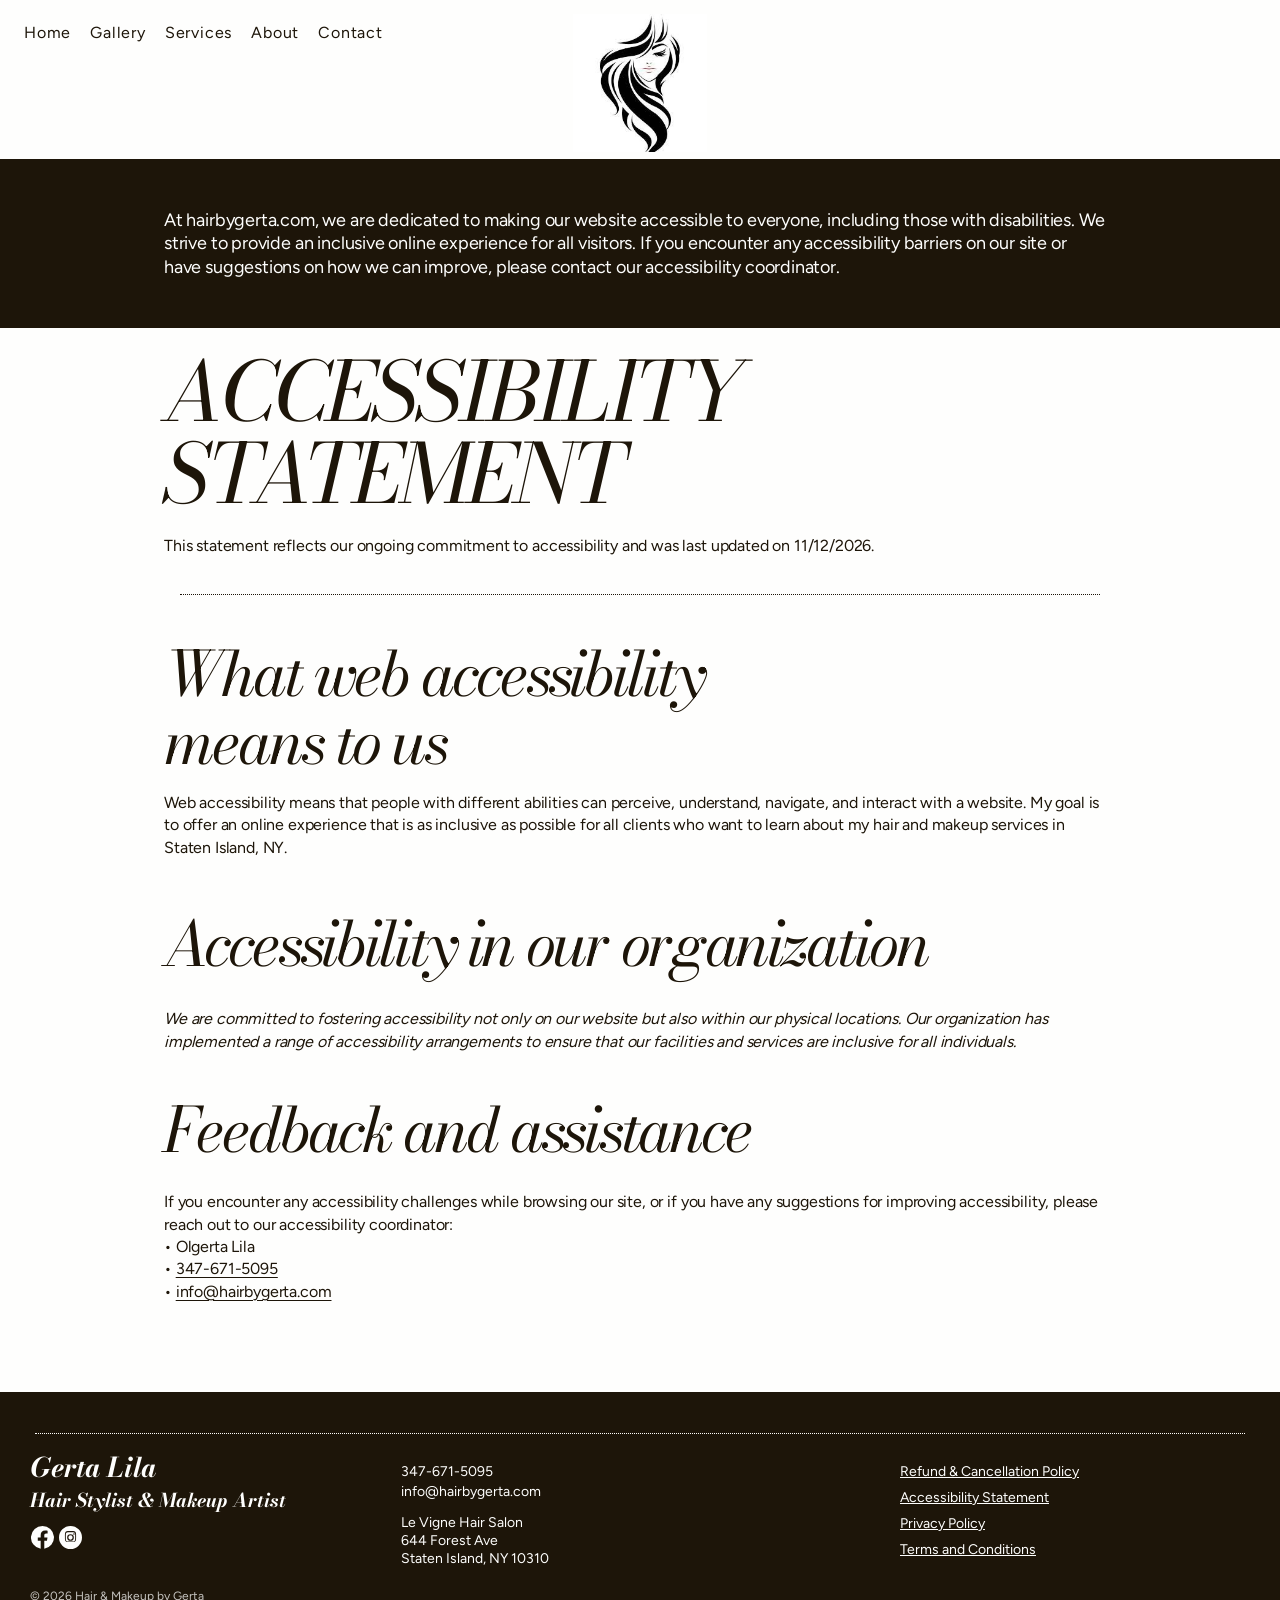
<file: accessibility-statement/index.html>
<!doctype html>
<html lang="en">
<head>
<meta charset="utf-8">
<meta name="viewport" content="width=device-width, initial-scale=1, viewport-fit=cover">
<title>Accessibility Statement | Hair &amp; Makeup by Gerta</title>
<meta name="description" content="Accessibility information for HairByGerta.com – hair stylist &amp; makeup artist in Staten Island, NY. Learn how we make our website easy to use for everyone.">
<link rel="canonical" href="https://www.hairbygerta.com/accessibility-statement/">
<meta property="og:type" content="website">
<meta property="og:locale" content="en_US">
<meta property="og:site_name" content="Hair &amp; Makeup by Gerta">
<meta property="og:title" content="Accessibility Statement | Hair &amp; Makeup by Gerta">
<meta property="og:description" content="Accessibility information for HairByGerta.com – hair stylist &amp; makeup artist in Staten Island, NY. Learn how we make our website easy to use for everyone.">
<meta property="og:url" content="https://www.hairbygerta.com/accessibility-statement/">
<meta property="og:image" content="https://www.hairbygerta.com/images/share.jpg">
<meta property="og:image:width" content="1200">
<meta property="og:image:height" content="630">
<meta property="og:image:alt" content="Hair &amp; Makeup by Gerta, hair stylist and makeup artist at Le Vigne Hair Salon, Staten Island, NY, with two photos of long styled hair">
<meta name="twitter:card" content="summary_large_image">
<meta name="twitter:title" content="Accessibility Statement | Hair &amp; Makeup by Gerta">
<meta name="twitter:description" content="Accessibility information for HairByGerta.com – hair stylist &amp; makeup artist in Staten Island, NY. Learn how we make our website easy to use for everyone.">
<meta name="twitter:image" content="https://www.hairbygerta.com/images/share.jpg">
<meta name="twitter:image:alt" content="Hair &amp; Makeup by Gerta, hair stylist and makeup artist at Le Vigne Hair Salon, Staten Island, NY, with two photos of long styled hair">
<link rel="icon" href="../favicon.ico" sizes="any">
<link rel="icon" type="image/png" href="../images/favicon.png">
<link rel="icon" type="image/png" sizes="192x192" href="../images/icon-192.png">
<link rel="apple-touch-icon" href="../images/apple-touch-icon.png">
<meta name="apple-mobile-web-app-title" content="HairByGerta">
<meta name="theme-color" content="#fefefd">
<link rel="preload" href="../fonts/figtree-latin.woff2" as="font" type="font/woff2" crossorigin>
<link rel="preload" href="../fonts/bodoni-moda-italic-latin.woff2" as="font" type="font/woff2" crossorigin>
<link rel="stylesheet" href="../css/style.css">
<script>document.documentElement.classList.add("js");document.addEventListener("DOMContentLoaded",function(){if(typeof BOOKING_URL!=="string"){document.documentElement.classList.remove("js")}})</script>
</head>
<body class="page-accessibility-statement">
<a class="skip" href="#main">Skip to main content</a>
<header class="site-header">
  <div class="inner">
    <a class="logo" href="../" aria-label="Hair &amp; Makeup by Gerta home"><img src="../images/logo.jpg" alt="Hair &amp; Makeup by Gerta logo" width="134" height="138"></a>
    <button class="menu-btn" type="button" aria-label="Menu" aria-expanded="false" aria-controls="main-nav"><span></span><span></span><span></span></button>
    <nav class="main-nav" id="main-nav" aria-label="Main">
      <ul>
        <li><a href="../">Home</a></li>
        <li><a href="../gallery/">Gallery</a></li>
        <li><a href="../book-online/">Services</a></li>
        <li><a href="../about/">About</a></li>
        <li><a href="../contact/">Contact</a></li>
      </ul>
      <div class="nav-more">
        <p class="nav-fact"><svg class="nav-icon" viewBox="0 0 256 256" width="20" height="20" fill="currentColor" aria-hidden="true" focusable="false"><path d="M128 24a104 104 0 1 0 104 104A104.11 104.11 0 0 0 128 24m0 192a88 88 0 1 1 88-88a88.1 88.1 0 0 1-88 88m64-88a8 8 0 0 1-8 8h-56a8 8 0 0 1-8-8V72a8 8 0 0 1 16 0v48h48a8 8 0 0 1 8 8"/></svg><span>Tuesday - Saturday, <span class="nowrap">9 AM - 5 PM</span></span></p>
        <p class="nav-fact"><a href="https://www.google.com/maps/search/?api=1&amp;query=644+Forest+Ave,+Staten+Island,+NY+10310" target="_blank" rel="noopener"><svg class="nav-icon" viewBox="0 0 256 256" width="20" height="20" fill="currentColor" aria-hidden="true" focusable="false"><path d="M128 64a40 40 0 1 0 40 40a40 40 0 0 0-40-40m0 64a24 24 0 1 1 24-24a24 24 0 0 1-24 24m0-112a88.1 88.1 0 0 0-88 88c0 31.4 14.51 64.68 42 96.25a254.2 254.2 0 0 0 41.45 38.3a8 8 0 0 0 9.18 0a254.2 254.2 0 0 0 41.37-38.3c27.45-31.57 42-64.85 42-96.25a88.1 88.1 0 0 0-88-88m0 206c-16.53-13-72-60.75-72-118a72 72 0 0 1 144 0c0 57.23-55.47 105-72 118"/></svg><span>644 Forest Ave, <span class="nowrap">Staten Island, NY 10310</span></span></a></p>
        <div class="social">
          <a href="https://www.facebook.com/profile.php?id=61596324347147" target="_blank" rel="noopener" aria-label="Facebook"><svg viewBox="0 0 23 23" width="23" height="23" aria-hidden="true" focusable="false"><path fill-rule="evenodd" d="M9.8 20v-7.6H7V9h2.8V6.8A3.8 3.8 0 0 1 13.6 3H16v3h-1.6a1.3 1.3 0 0 0-1.3 1.3V9H16l-.5 3.4h-2.4V20z"/></svg></a>
          <a href="https://www.instagram.com/hairbygerta/" target="_blank" rel="noopener" aria-label="Instagram"><svg viewBox="0 0 23 23" width="23" height="23" aria-hidden="true" focusable="false"><path fill-rule="evenodd" d="M7.5 3h8A4.5 4.5 0 0 1 20 7.5v8a4.5 4.5 0 0 1-4.5 4.5h-8A4.5 4.5 0 0 1 3 15.5v-8A4.5 4.5 0 0 1 7.5 3zM7.5 4.6a2.9 2.9 0 0 0-2.9 2.9v8a2.9 2.9 0 0 0 2.9 2.9h8a2.9 2.9 0 0 0 2.9-2.9v-8a2.9 2.9 0 0 0-2.9-2.9zM11.5 7a4.5 4.5 0 1 1 0 9 4.5 4.5 0 0 1 0-9zm0 1.8a2.7 2.7 0 1 0 0 5.4 2.7 2.7 0 0 0 0-5.4zM16 5.9a1.1 1.1 0 1 1 0 2.2 1.1 1.1 0 0 1 0-2.2z"/></svg></a>
        </div>
        <div class="nav-calls">
          <a class="nav-call nav-text" href="sms:+13476715095?&amp;body=Hi%20Gerta%2C%20I%27d%20like%20to%20book%20an%20appointment."><svg class="call-bar-icon" viewBox="0 0 256 256" width="20" height="20" fill="currentColor" aria-hidden="true" focusable="false"><path d="M120 128a16 16 0 1 1-16-16a16 16 0 0 1 16 16m32-16a16 16 0 1 0 16 16a16 16 0 0 0-16-16m84 16a108 108 0 0 1-157.23 96.15L46.34 235A20 20 0 0 1 21 209.66l10.81-32.43A108 108 0 1 1 236 128m-24 0a84 84 0 1 0-156.73 42.06a12 12 0 0 1 1 9.81l-9.93 29.79l29.79-9.93a12.1 12.1 0 0 1 3.8-.62a12 12 0 0 1 6 1.62A84 84 0 0 0 212 128"/></svg><span class="call-bar-label">Text me</span></a>
          <a class="nav-call" href="tel:+1-347-671-5095"><svg class="call-bar-icon" viewBox="0 0 256 256" width="20" height="20" fill="currentColor" aria-hidden="true" focusable="false"><path d="m224 154.8l-47.09-21.11l-.18-.08a19.94 19.94 0 0 0-19 1.75a13 13 0 0 0-1.12.84l-22.31 19c-13-7.05-26.43-20.37-33.49-33.21l19.06-22.66a12 12 0 0 0 .85-1.15a20 20 0 0 0 1.66-18.83a1.4 1.4 0 0 1-.08-.18L101.2 32a20.06 20.06 0 0 0-20.78-11.85A60.27 60.27 0 0 0 28 80c0 81.61 66.39 148 148 148a60.27 60.27 0 0 0 59.85-52.42A20.06 20.06 0 0 0 224 154.8M176 204A124.15 124.15 0 0 1 52 80a36.29 36.29 0 0 1 28.48-35.54l18.82 42l-19.16 22.82a12 12 0 0 0-.86 1.16A20 20 0 0 0 78 130.08c9.42 19.28 28.83 38.56 48.31 48a20 20 0 0 0 19.69-1.45a12 12 0 0 0 1.11-.85l22.43-19.07l42 18.81A36.29 36.29 0 0 1 176 204"/></svg><span class="call-bar-label">Call me</span></a>
        </div>
      </div>
    </nav>
  </div>
</header>
<main id="main">
<article class="legal">
  <h1>ACCESSIBILITY STATEMENT</h1>
  <p>At hairbygerta.com, we are dedicated to making our website accessible to everyone, including those with disabilities. We strive to provide an inclusive online experience for all visitors. If you encounter any accessibility barriers on our site or have suggestions on how we can improve, please contact our accessibility coordinator.</p>
  <p>This statement reflects our ongoing commitment to accessibility and was last updated on 11/12/2026.</p>
  <h2>What web accessibility means to us</h2>
  <p>Web accessibility means that people with different abilities can perceive, understand, navigate, and interact with a website. My goal is to offer an online experience that is as inclusive as possible for all clients who want to learn about my hair and makeup services in Staten Island, NY.</p>
  <h2>Accessibility in our organization</h2>
  <p><em>We are committed to fostering accessibility not only on our website but also within our physical locations. Our organization has implemented a range of accessibility arrangements to ensure that our facilities and services are inclusive for all individuals.</em></p>
  <h2>Feedback and assistance</h2>
  <p>If you encounter any accessibility challenges while browsing our site, or if you have any suggestions for improving accessibility, please reach out to our accessibility coordinator:<br>• Olgerta Lila<br>• <a href="tel:+1-347-671-5095">347-671-5095</a><br>• <a href="mailto:info@hairbygerta.com">info@hairbygerta.com</a></p>
</article>
</main>
<aside class="call-bar" aria-label="Text or call Gerta">
  <a class="call-bar-text" href="sms:+13476715095?&amp;body=Hi%20Gerta%2C%20I%27d%20like%20to%20book%20an%20appointment."><svg class="call-bar-icon" viewBox="0 0 256 256" width="20" height="20" fill="currentColor" aria-hidden="true" focusable="false"><path d="M120 128a16 16 0 1 1-16-16a16 16 0 0 1 16 16m32-16a16 16 0 1 0 16 16a16 16 0 0 0-16-16m84 16a108 108 0 0 1-157.23 96.15L46.34 235A20 20 0 0 1 21 209.66l10.81-32.43A108 108 0 1 1 236 128m-24 0a84 84 0 1 0-156.73 42.06a12 12 0 0 1 1 9.81l-9.93 29.79l29.79-9.93a12.1 12.1 0 0 1 3.8-.62a12 12 0 0 1 6 1.62A84 84 0 0 0 212 128"/></svg><span class="call-bar-label">Text me</span></a>
  <a class="call-bar-call" href="tel:+1-347-671-5095"><svg class="call-bar-icon" viewBox="0 0 256 256" width="20" height="20" fill="currentColor" aria-hidden="true" focusable="false"><path d="m224 154.8l-47.09-21.11l-.18-.08a19.94 19.94 0 0 0-19 1.75a13 13 0 0 0-1.12.84l-22.31 19c-13-7.05-26.43-20.37-33.49-33.21l19.06-22.66a12 12 0 0 0 .85-1.15a20 20 0 0 0 1.66-18.83a1.4 1.4 0 0 1-.08-.18L101.2 32a20.06 20.06 0 0 0-20.78-11.85A60.27 60.27 0 0 0 28 80c0 81.61 66.39 148 148 148a60.27 60.27 0 0 0 59.85-52.42A20.06 20.06 0 0 0 224 154.8M176 204A124.15 124.15 0 0 1 52 80a36.29 36.29 0 0 1 28.48-35.54l18.82 42l-19.16 22.82a12 12 0 0 0-.86 1.16A20 20 0 0 0 78 130.08c9.42 19.28 28.83 38.56 48.31 48a20 20 0 0 0 19.69-1.45a12 12 0 0 0 1.11-.85l22.43-19.07l42 18.81A36.29 36.29 0 0 1 176 204"/></svg><span class="call-bar-label">Call me</span></a>
</aside>
<footer class="site-footer">
  <div class="inner">
    <hr class="foot-rule">
    <div class="foot-cols">
      <div class="foot-brand">
        <p class="foot-name serif">Gerta Lila</p>
        <p class="foot-role serif">Hair Stylist &amp; Makeup Artist</p>
        <div class="social">
          <a href="https://www.facebook.com/profile.php?id=61596324347147" target="_blank" rel="noopener" aria-label="Facebook"><svg viewBox="0 0 24 24" width="23" height="23" aria-hidden="true" focusable="false"><path d="M12 0a12 12 0 0 0-1.9 23.85v-8.4H7.08V12h3.04V9.36c0-3 1.79-4.67 4.53-4.67 1.31 0 2.68.24 2.68.24v2.95h-1.51c-1.49 0-1.95.93-1.95 1.87V12h3.32l-.53 3.45h-2.79v8.4A12 12 0 0 0 12 0z"/></svg></a>
          <a href="https://www.instagram.com/hairbygerta/" target="_blank" rel="noopener" aria-label="Instagram"><svg viewBox="0 0 24 24" width="23" height="23" aria-hidden="true" focusable="false"><path d="M12 0a12 12 0 1 0 0 24 12 12 0 0 0 0-24zm0 5.2c1.85 0 2.08 0 2.8.04 1.98.09 2.9 1.03 2.99 2.99.03.72.04.95.04 2.77s0 2.05-.04 2.77c-.09 1.95-1 2.9-2.99 2.99-.72.03-.95.04-2.8.04s-2.07 0-2.79-.04c-1.98-.09-2.9-1.04-2.99-2.99C6.2 13.05 6.2 12.82 6.2 11s0-2.05.04-2.77c.09-1.96 1.01-2.9 2.99-2.99.72-.03.95-.04 2.77-.04zm0 1.25c-1.8 0-2.02 0-2.73.04-1.4.06-2.06.73-2.12 2.12-.03.71-.04.92-.04 2.71s0 2 .04 2.71c.06 1.39.71 2.06 2.12 2.12.71.03.92.04 2.73.04s2.02 0 2.73-.04c1.4-.06 2.06-.73 2.12-2.12.03-.71.04-.92.04-2.71s0-2-.04-2.71c-.06-1.39-.72-2.06-2.12-2.12-.71-.03-.93-.04-2.73-.04zm0 2.07a3.48 3.48 0 1 1 0 6.96 3.48 3.48 0 0 1 0-6.96zm0 1.25a2.23 2.23 0 1 0 0 4.46 2.23 2.23 0 0 0 0-4.46zm3.62-2.2a.81.81 0 1 1 0 1.63.81.81 0 0 1 0-1.63z"/></svg></a>
        </div>
      </div>
      <div class="foot-contact">
        <p><a href="tel:+1-347-671-5095">347-671-5095</a></p>
        <p><a href="mailto:info@hairbygerta.com">info@hairbygerta.com</a></p>
        <p class="foot-addr">Le Vigne Hair Salon<br>644 Forest Ave<br>Staten Island, NY 10310</p>
      </div>
      <ul class="foot-links">
        <li><a href="../english-refund-policy/">Refund &amp; Cancellation Policy</a></li>
        <li><a href="../accessibility-statement/">Accessibility Statement</a></li>
        <li><a href="../english-privacy-policy/">Privacy Policy</a></li>
        <li><a href="../terms-conditions/">Terms and Conditions</a></li>
      </ul>
    </div>
    <p class="copy">&copy; <span data-year>2026</span> Hair &amp; Makeup by Gerta</p>
  </div>
</footer>
<script src="../js/site.js" defer></script>
</body>
</html>
</file>
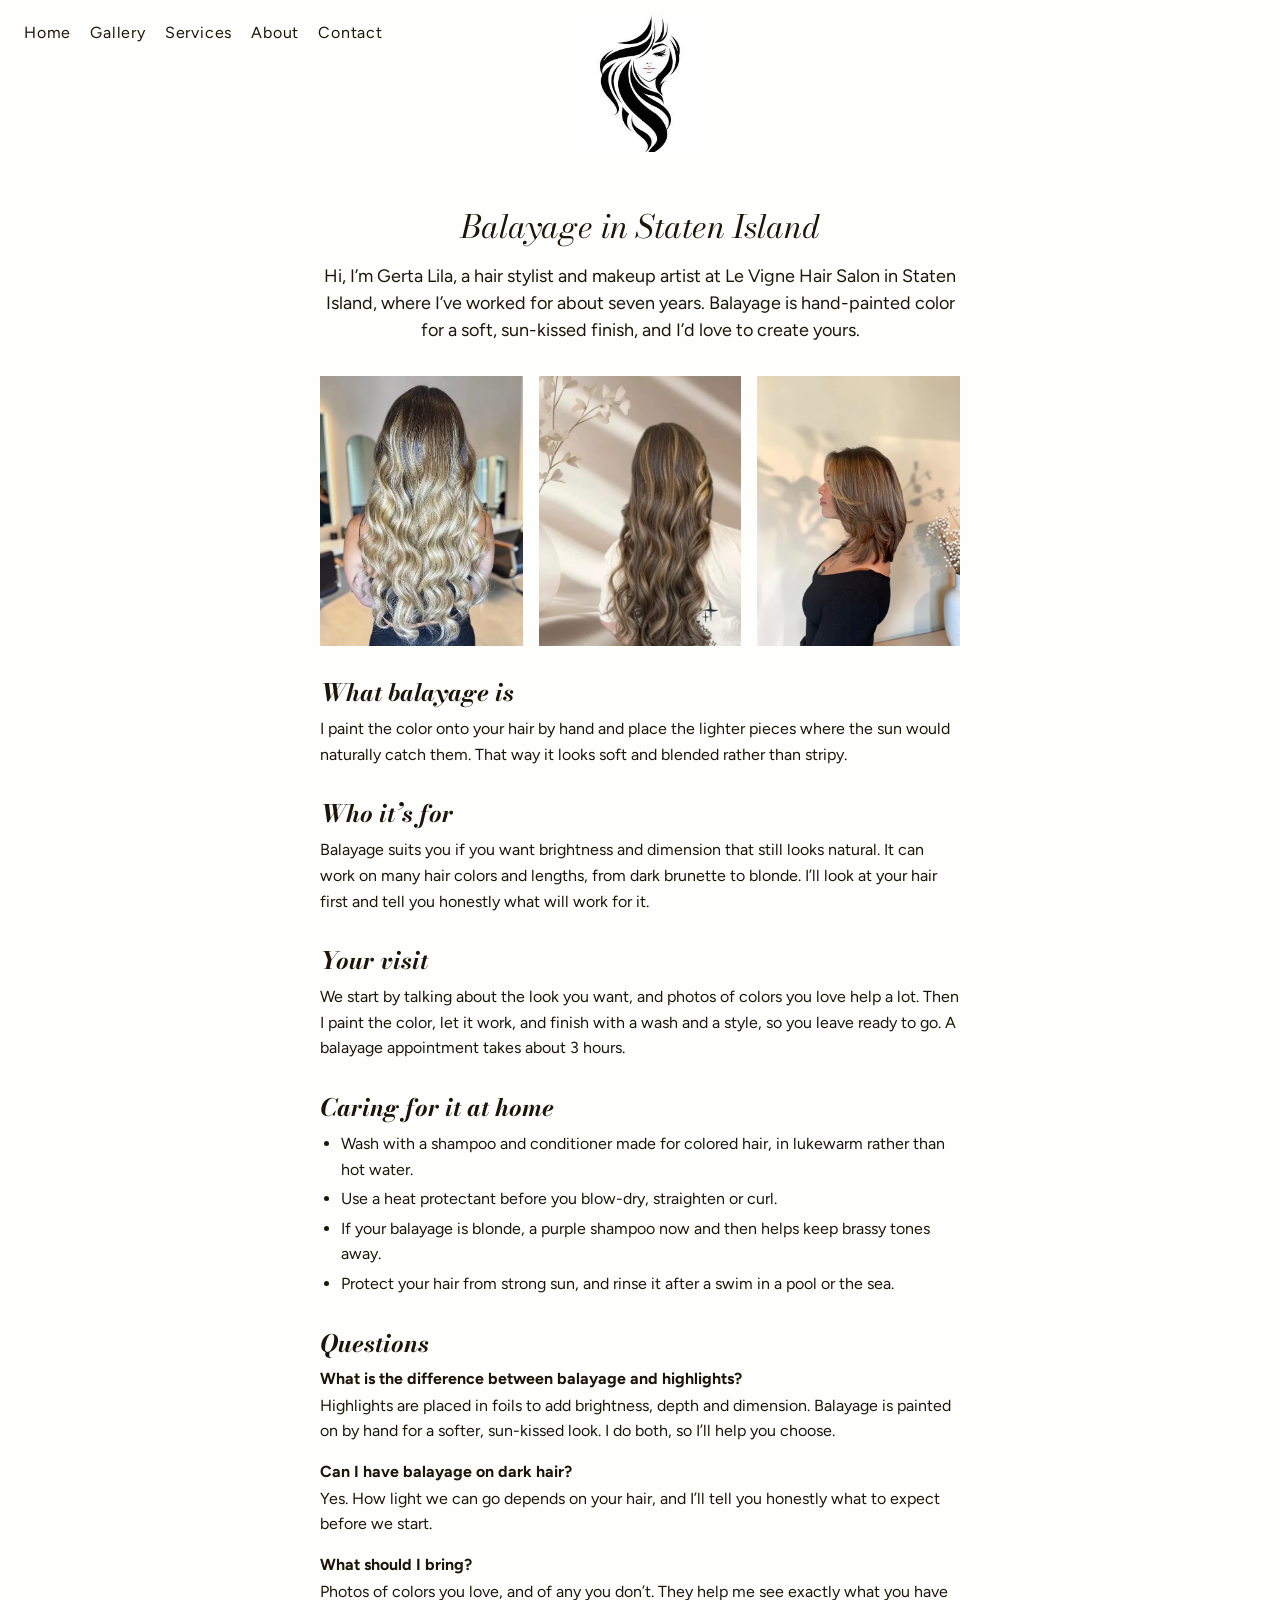
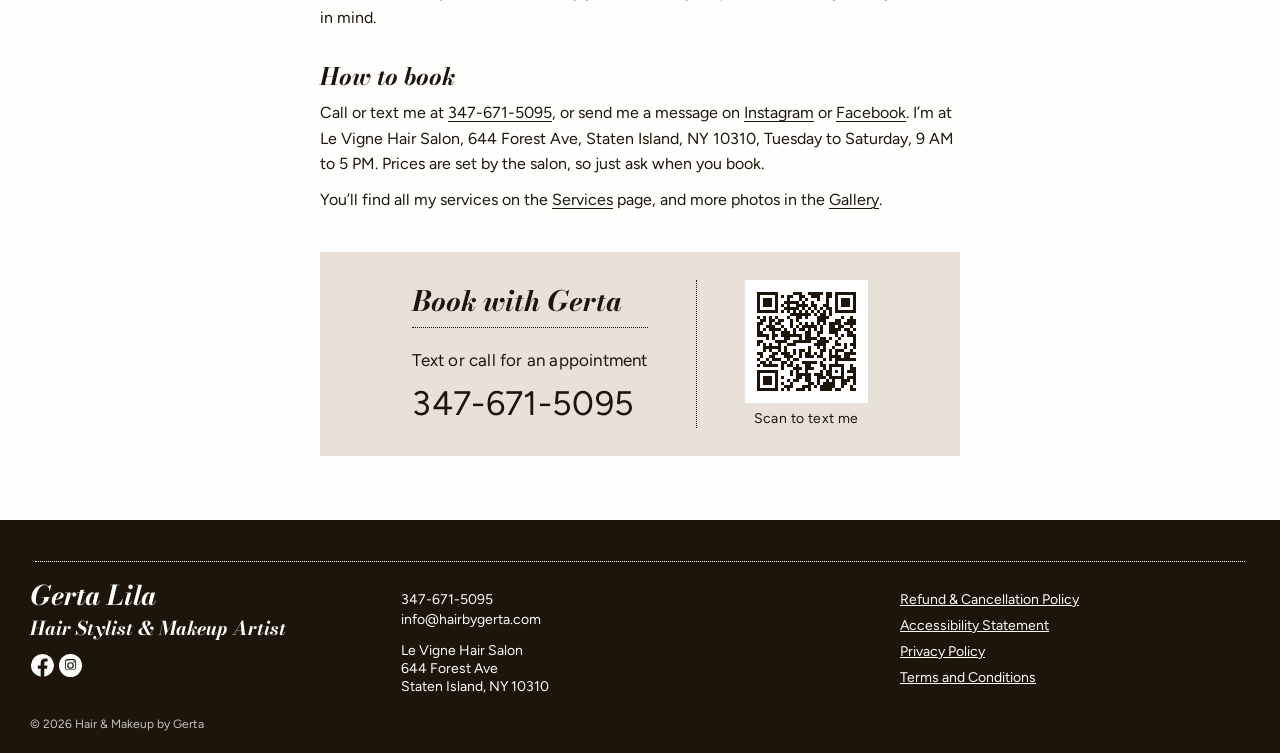
<file: balayage-staten-island/index.html>
<!doctype html>
<html lang="en">
<head>
<meta charset="utf-8">
<meta name="viewport" content="width=device-width, initial-scale=1, viewport-fit=cover">
<title>Balayage in Staten Island, NY | Hair &amp; Makeup by Gerta</title>
<meta name="description" content="Hand-painted balayage for a soft, sun-kissed finish, by Gerta Lila at Le Vigne Hair Salon in Staten Island, NY. Call or text to book.">
<link rel="canonical" href="https://www.hairbygerta.com/balayage-staten-island/">
<meta property="og:type" content="website">
<meta property="og:locale" content="en_US">
<meta property="og:site_name" content="Hair &amp; Makeup by Gerta">
<meta property="og:title" content="Balayage in Staten Island, NY | Hair &amp; Makeup by Gerta">
<meta property="og:description" content="Hand-painted balayage for a soft, sun-kissed finish, by Gerta Lila at Le Vigne Hair Salon in Staten Island, NY. Call or text to book.">
<meta property="og:url" content="https://www.hairbygerta.com/balayage-staten-island/">
<meta property="og:image" content="https://www.hairbygerta.com/images/share.jpg">
<meta property="og:image:width" content="1200">
<meta property="og:image:height" content="630">
<meta property="og:image:alt" content="Hair &amp; Makeup by Gerta, hair stylist and makeup artist at Le Vigne Hair Salon, Staten Island, NY, with two photos of long styled hair">
<meta name="twitter:card" content="summary_large_image">
<meta name="twitter:title" content="Balayage in Staten Island, NY | Hair &amp; Makeup by Gerta">
<meta name="twitter:description" content="Hand-painted balayage for a soft, sun-kissed finish, by Gerta Lila at Le Vigne Hair Salon in Staten Island, NY. Call or text to book.">
<meta name="twitter:image" content="https://www.hairbygerta.com/images/share.jpg">
<meta name="twitter:image:alt" content="Hair &amp; Makeup by Gerta, hair stylist and makeup artist at Le Vigne Hair Salon, Staten Island, NY, with two photos of long styled hair">
<link rel="icon" href="../favicon.ico" sizes="any">
<link rel="icon" type="image/png" href="../images/favicon.png">
<link rel="icon" type="image/png" sizes="192x192" href="../images/icon-192.png">
<link rel="apple-touch-icon" href="../images/apple-touch-icon.png">
<meta name="apple-mobile-web-app-title" content="HairByGerta">
<meta name="theme-color" content="#fefefd">
<link rel="preload" href="../fonts/figtree-latin.woff2" as="font" type="font/woff2" crossorigin>
<link rel="preload" href="../fonts/bodoni-moda-italic-latin.woff2" as="font" type="font/woff2" crossorigin>
<link rel="stylesheet" href="../css/style.css">
<script>document.documentElement.classList.add("js");document.addEventListener("DOMContentLoaded",function(){if(typeof BOOKING_URL!=="string"){document.documentElement.classList.remove("js")}})</script>
<script type="application/ld+json">{"@context":"https://schema.org","@type":"Service","@id":"https://www.hairbygerta.com/balayage-staten-island/#service","name":"Balayage","serviceType":"Balayage","description":"Hand-painted balayage color for a soft, sun-kissed finish.","url":"https://www.hairbygerta.com/balayage-staten-island/","areaServed":{"@type":"AdministrativeArea","name":"Staten Island, NY"},"provider":{"@type":"Person","@id":"https://www.hairbygerta.com/#gerta","name":"Gerta Lila"}}</script>
</head>
<body class="page-balayage-staten-island">
<a class="skip" href="#main">Skip to main content</a>
<header class="site-header">
  <div class="inner">
    <a class="logo" href="../" aria-label="Hair &amp; Makeup by Gerta home"><img src="../images/logo.jpg" alt="Hair &amp; Makeup by Gerta logo" width="134" height="138"></a>
    <button class="menu-btn" type="button" aria-label="Menu" aria-expanded="false" aria-controls="main-nav"><span></span><span></span><span></span></button>
    <nav class="main-nav" id="main-nav" aria-label="Main">
      <ul>
        <li><a href="../">Home</a></li>
        <li><a href="../gallery/">Gallery</a></li>
        <li><a href="../book-online/">Services</a></li>
        <li><a href="../about/">About</a></li>
        <li><a href="../contact/">Contact</a></li>
      </ul>
      <div class="nav-more">
        <p class="nav-fact"><svg class="nav-icon" viewBox="0 0 256 256" width="20" height="20" fill="currentColor" aria-hidden="true" focusable="false"><path d="M128 24a104 104 0 1 0 104 104A104.11 104.11 0 0 0 128 24m0 192a88 88 0 1 1 88-88a88.1 88.1 0 0 1-88 88m64-88a8 8 0 0 1-8 8h-56a8 8 0 0 1-8-8V72a8 8 0 0 1 16 0v48h48a8 8 0 0 1 8 8"/></svg><span>Tuesday - Saturday, <span class="nowrap">9 AM - 5 PM</span></span></p>
        <p class="nav-fact"><a href="https://www.google.com/maps/search/?api=1&amp;query=644+Forest+Ave,+Staten+Island,+NY+10310" target="_blank" rel="noopener"><svg class="nav-icon" viewBox="0 0 256 256" width="20" height="20" fill="currentColor" aria-hidden="true" focusable="false"><path d="M128 64a40 40 0 1 0 40 40a40 40 0 0 0-40-40m0 64a24 24 0 1 1 24-24a24 24 0 0 1-24 24m0-112a88.1 88.1 0 0 0-88 88c0 31.4 14.51 64.68 42 96.25a254.2 254.2 0 0 0 41.45 38.3a8 8 0 0 0 9.18 0a254.2 254.2 0 0 0 41.37-38.3c27.45-31.57 42-64.85 42-96.25a88.1 88.1 0 0 0-88-88m0 206c-16.53-13-72-60.75-72-118a72 72 0 0 1 144 0c0 57.23-55.47 105-72 118"/></svg><span>644 Forest Ave, <span class="nowrap">Staten Island, NY 10310</span></span></a></p>
        <div class="social">
          <a href="https://www.facebook.com/profile.php?id=61596324347147" target="_blank" rel="noopener" aria-label="Facebook"><svg viewBox="0 0 23 23" width="23" height="23" aria-hidden="true" focusable="false"><path fill-rule="evenodd" d="M9.8 20v-7.6H7V9h2.8V6.8A3.8 3.8 0 0 1 13.6 3H16v3h-1.6a1.3 1.3 0 0 0-1.3 1.3V9H16l-.5 3.4h-2.4V20z"/></svg></a>
          <a href="https://www.instagram.com/hairbygerta/" target="_blank" rel="noopener" aria-label="Instagram"><svg viewBox="0 0 23 23" width="23" height="23" aria-hidden="true" focusable="false"><path fill-rule="evenodd" d="M7.5 3h8A4.5 4.5 0 0 1 20 7.5v8a4.5 4.5 0 0 1-4.5 4.5h-8A4.5 4.5 0 0 1 3 15.5v-8A4.5 4.5 0 0 1 7.5 3zM7.5 4.6a2.9 2.9 0 0 0-2.9 2.9v8a2.9 2.9 0 0 0 2.9 2.9h8a2.9 2.9 0 0 0 2.9-2.9v-8a2.9 2.9 0 0 0-2.9-2.9zM11.5 7a4.5 4.5 0 1 1 0 9 4.5 4.5 0 0 1 0-9zm0 1.8a2.7 2.7 0 1 0 0 5.4 2.7 2.7 0 0 0 0-5.4zM16 5.9a1.1 1.1 0 1 1 0 2.2 1.1 1.1 0 0 1 0-2.2z"/></svg></a>
        </div>
        <div class="nav-calls">
          <a class="nav-call nav-text" href="sms:+13476715095?&amp;body=Hi%20Gerta%2C%20I%27d%20like%20to%20book%20an%20appointment."><svg class="call-bar-icon" viewBox="0 0 256 256" width="20" height="20" fill="currentColor" aria-hidden="true" focusable="false"><path d="M120 128a16 16 0 1 1-16-16a16 16 0 0 1 16 16m32-16a16 16 0 1 0 16 16a16 16 0 0 0-16-16m84 16a108 108 0 0 1-157.23 96.15L46.34 235A20 20 0 0 1 21 209.66l10.81-32.43A108 108 0 1 1 236 128m-24 0a84 84 0 1 0-156.73 42.06a12 12 0 0 1 1 9.81l-9.93 29.79l29.79-9.93a12.1 12.1 0 0 1 3.8-.62a12 12 0 0 1 6 1.62A84 84 0 0 0 212 128"/></svg><span class="call-bar-label">Text me</span></a>
          <a class="nav-call" href="tel:+1-347-671-5095"><svg class="call-bar-icon" viewBox="0 0 256 256" width="20" height="20" fill="currentColor" aria-hidden="true" focusable="false"><path d="m224 154.8l-47.09-21.11l-.18-.08a19.94 19.94 0 0 0-19 1.75a13 13 0 0 0-1.12.84l-22.31 19c-13-7.05-26.43-20.37-33.49-33.21l19.06-22.66a12 12 0 0 0 .85-1.15a20 20 0 0 0 1.66-18.83a1.4 1.4 0 0 1-.08-.18L101.2 32a20.06 20.06 0 0 0-20.78-11.85A60.27 60.27 0 0 0 28 80c0 81.61 66.39 148 148 148a60.27 60.27 0 0 0 59.85-52.42A20.06 20.06 0 0 0 224 154.8M176 204A124.15 124.15 0 0 1 52 80a36.29 36.29 0 0 1 28.48-35.54l18.82 42l-19.16 22.82a12 12 0 0 0-.86 1.16A20 20 0 0 0 78 130.08c9.42 19.28 28.83 38.56 48.31 48a20 20 0 0 0 19.69-1.45a12 12 0 0 0 1.11-.85l22.43-19.07l42 18.81A36.29 36.29 0 0 1 176 204"/></svg><span class="call-bar-label">Call me</span></a>
        </div>
      </div>
    </nav>
  </div>
</header>
<main id="main">
<div class="service">
  <h1 class="service-title serif">Balayage in Staten Island</h1>
  <p class="service-intro">Hi, I’m Gerta Lila, a hair stylist and makeup artist at Le Vigne Hair Salon in Staten Island, where I’ve worked for about seven years. Balayage is hand-painted color for a soft, sun-kissed finish, and I’d love to create yours.</p>
  <div class="service-photos">
    <picture><source type="image/webp" srcset="../images/sm/g14.webp 745w, ../images/g14.webp 1320w" sizes="(max-width: 760px) 34vw, 203px"><img src="../images/sm/g14.jpg" alt="Long blonde balayage waves seen from the back, in a salon" width="203" height="271" loading="eager" decoding="async"></picture>
    <picture><source type="image/webp" srcset="../images/sm/g13.webp 450w, ../images/g13.webp 900w" sizes="(max-width: 760px) 34vw, 203px"><img src="../images/sm/g13.jpg" alt="Long brunette hair with caramel pieces and loose waves, seen from the back" width="203" height="271" loading="eager" decoding="async"></picture>
    <picture><source type="image/webp" srcset="../images/sm/g05.webp 600w, ../images/g05.webp 1200w" sizes="(max-width: 760px) 34vw, 203px"><img src="../images/sm/g05.jpg" alt="Shoulder-length layered cut with caramel highlights, seen from the side" width="203" height="271" loading="eager" decoding="async"></picture>
  </div>
  <div class="service-text">
    <h2>What balayage is</h2>
    <p>I paint the color onto your hair by hand and place the lighter pieces where the sun would naturally catch them. That way it looks soft and blended rather than stripy.</p>
    <h2>Who it’s for</h2>
    <p>Balayage suits you if you want brightness and dimension that still looks natural. It can work on many hair colors and lengths, from dark brunette to blonde. I’ll look at your hair first and tell you honestly what will work for it.</p>
    <h2>Your visit</h2>
    <p>We start by talking about the look you want, and photos of colors you love help a lot. Then I paint the color, let it work, and finish with a wash and a style, so you leave ready to go. A balayage appointment takes about 3 hours.</p>
    <h2>Caring for it at home</h2>
    <ul>
      <li>Wash with a shampoo and conditioner made for colored hair, in lukewarm rather than hot water.</li>
      <li>Use a heat protectant before you blow-dry, straighten or curl.</li>
      <li>If your balayage is blonde, a purple shampoo now and then helps keep brassy tones away.</li>
      <li>Protect your hair from strong sun, and rinse it after a swim in a pool or the sea.</li>
    </ul>
    <h2>Questions</h2>
    <h3>What is the difference between balayage and highlights?</h3>
    <p>Highlights are placed in foils to add brightness, depth and dimension. Balayage is painted on by hand for a softer, sun-kissed look. I do both, so I’ll help you choose.</p>
    <h3>Can I have balayage on dark hair?</h3>
    <p>Yes. How light we can go depends on your hair, and I’ll tell you honestly what to expect before we start.</p>
    <h3>What should I bring?</h3>
    <p>Photos of colors you love, and of any you don’t. They help me see exactly what you have in mind.</p>
    <h2>How to book</h2>
    <p>Call or text me at <a href="tel:+1-347-671-5095">347-671-5095</a>, or send me a message on <a href="https://www.instagram.com/hairbygerta/" target="_blank" rel="noopener">Instagram</a> or <a href="https://www.facebook.com/profile.php?id=61596324347147" target="_blank" rel="noopener">Facebook</a>. I’m at Le Vigne Hair Salon, 644 Forest Ave, Staten Island, NY 10310, Tuesday to Saturday, 9 AM to 5 PM. Prices are set by the salon, so just ask when you book.</p>
    <p>You’ll find all my services on the <a href="../book-online/">Services</a> page, and more photos in the <a href="../gallery/">Gallery</a>.</p>
  </div>
  <section class="reach" id="book" aria-labelledby="reach-h">
    <h2 id="reach-h" class="serif">Book with Gerta</h2>
    <p class="reach-line">Text or call for an appointment</p>
    <div class="reach-btns">
      <a class="reach-btn reach-text" href="sms:+13476715095?&amp;body=Hi%20Gerta%2C%20I%27d%20like%20to%20book%20an%20appointment."><svg class="reach-icon" viewBox="0 0 256 256" width="20" height="20" fill="currentColor" aria-hidden="true" focusable="false"><path d="M120 128a16 16 0 1 1-16-16a16 16 0 0 1 16 16m32-16a16 16 0 1 0 16 16a16 16 0 0 0-16-16m84 16a108 108 0 0 1-157.23 96.15L46.34 235A20 20 0 0 1 21 209.66l10.81-32.43A108 108 0 1 1 236 128m-24 0a84 84 0 1 0-156.73 42.06a12 12 0 0 1 1 9.81l-9.93 29.79l29.79-9.93a12.1 12.1 0 0 1 3.8-.62a12 12 0 0 1 6 1.62A84 84 0 0 0 212 128"/></svg><span>Text me</span></a>
      <a class="reach-btn reach-call" href="tel:+1-347-671-5095"><svg class="reach-icon" viewBox="0 0 256 256" width="20" height="20" fill="currentColor" aria-hidden="true" focusable="false"><path d="m224 154.8l-47.09-21.11l-.18-.08a19.94 19.94 0 0 0-19 1.75a13 13 0 0 0-1.12.84l-22.31 19c-13-7.05-26.43-20.37-33.49-33.21l19.06-22.66a12 12 0 0 0 .85-1.15a20 20 0 0 0 1.66-18.83a1.4 1.4 0 0 1-.08-.18L101.2 32a20.06 20.06 0 0 0-20.78-11.85A60.27 60.27 0 0 0 28 80c0 81.61 66.39 148 148 148a60.27 60.27 0 0 0 59.85-52.42A20.06 20.06 0 0 0 224 154.8M176 204A124.15 124.15 0 0 1 52 80a36.29 36.29 0 0 1 28.48-35.54l18.82 42l-19.16 22.82a12 12 0 0 0-.86 1.16A20 20 0 0 0 78 130.08c9.42 19.28 28.83 38.56 48.31 48a20 20 0 0 0 19.69-1.45a12 12 0 0 0 1.11-.85l22.43-19.07l42 18.81A36.29 36.29 0 0 1 176 204"/></svg><span>Call me</span></a>
    </div>
    <a class="reach-num" href="tel:+1-347-671-5095">347-671-5095</a>
    <figure class="reach-qr">
      <svg class="reach-qr-code" viewBox="-4 -4 41 41" width="164" height="164" aria-hidden="true" focusable="false" shape-rendering="crispEdges"><rect x="-4" y="-4" width="41" height="41" fill="#fff"/><path fill="currentColor" d="M0 0h7v1h-7zM12 0h3v1h-3zM17 0h5v1h-5zM23 0h2v1h-2zM26 0h7v1h-7zM0 1h1v1h-1zM6 1h1v1h-1zM8 1h1v1h-1zM10 1h2v1h-2zM14 1h2v1h-2zM18 1h3v1h-3zM23 1h2v1h-2zM26 1h1v1h-1zM32 1h1v1h-1zM0 2h1v1h-1zM2 2h3v1h-3zM6 2h1v1h-1zM10 2h1v1h-1zM14 2h1v1h-1zM16 2h1v1h-1zM20 2h1v1h-1zM23 2h1v1h-1zM26 2h1v1h-1zM28 2h3v1h-3zM32 2h1v1h-1zM0 3h1v1h-1zM2 3h3v1h-3zM6 3h1v1h-1zM9 3h5v1h-5zM15 3h1v1h-1zM18 3h1v1h-1zM23 3h1v1h-1zM26 3h1v1h-1zM28 3h3v1h-3zM32 3h1v1h-1zM0 4h1v1h-1zM2 4h3v1h-3zM6 4h1v1h-1zM8 4h1v1h-1zM10 4h1v1h-1zM13 4h4v1h-4zM18 4h2v1h-2zM22 4h2v1h-2zM26 4h1v1h-1zM28 4h3v1h-3zM32 4h1v1h-1zM0 5h1v1h-1zM6 5h1v1h-1zM9 5h5v1h-5zM15 5h1v1h-1zM17 5h1v1h-1zM19 5h1v1h-1zM21 5h1v1h-1zM23 5h2v1h-2zM26 5h1v1h-1zM32 5h1v1h-1zM0 6h7v1h-7zM8 6h1v1h-1zM10 6h1v1h-1zM12 6h1v1h-1zM14 6h1v1h-1zM16 6h1v1h-1zM18 6h1v1h-1zM20 6h1v1h-1zM22 6h1v1h-1zM24 6h1v1h-1zM26 6h7v1h-7zM11 7h7v1h-7zM19 7h1v1h-1zM21 7h2v1h-2zM24 7h1v1h-1zM0 8h1v1h-1zM2 8h1v1h-1zM4 8h1v1h-1zM6 8h1v1h-1zM10 8h1v1h-1zM13 8h2v1h-2zM16 8h1v1h-1zM20 8h4v1h-4zM28 8h1v1h-1zM31 8h1v1h-1zM1 9h2v1h-2zM4 9h2v1h-2zM7 9h2v1h-2zM11 9h1v1h-1zM13 9h1v1h-1zM20 9h3v1h-3zM26 9h2v1h-2zM30 9h3v1h-3zM0 10h2v1h-2zM4 10h1v1h-1zM6 10h2v1h-2zM11 10h1v1h-1zM14 10h1v1h-1zM16 10h1v1h-1zM18 10h1v1h-1zM20 10h1v1h-1zM22 10h1v1h-1zM24 10h4v1h-4zM29 10h4v1h-4zM0 11h1v1h-1zM3 11h3v1h-3zM8 11h1v1h-1zM11 11h1v1h-1zM13 11h1v1h-1zM15 11h5v1h-5zM21 11h1v1h-1zM24 11h2v1h-2zM27 11h2v1h-2zM31 11h1v1h-1zM0 12h1v1h-1zM2 12h1v1h-1zM4 12h4v1h-4zM9 12h1v1h-1zM12 12h1v1h-1zM14 12h2v1h-2zM17 12h1v1h-1zM19 12h1v1h-1zM21 12h1v1h-1zM24 12h4v1h-4zM29 12h2v1h-2zM32 12h1v1h-1zM0 13h2v1h-2zM5 13h1v1h-1zM8 13h3v1h-3zM12 13h1v1h-1zM16 13h2v1h-2zM20 13h2v1h-2zM24 13h3v1h-3zM30 13h2v1h-2zM0 14h4v1h-4zM5 14h2v1h-2zM8 14h7v1h-7zM16 14h2v1h-2zM20 14h1v1h-1zM26 14h1v1h-1zM28 14h1v1h-1zM30 14h3v1h-3zM3 15h1v1h-1zM5 15h1v1h-1zM9 15h2v1h-2zM14 15h1v1h-1zM16 15h4v1h-4zM21 15h2v1h-2zM24 15h1v1h-1zM27 15h1v1h-1zM32 15h1v1h-1zM0 16h2v1h-2zM6 16h4v1h-4zM12 16h6v1h-6zM20 16h4v1h-4zM26 16h1v1h-1zM32 16h1v1h-1zM0 17h1v1h-1zM2 17h1v1h-1zM4 17h1v1h-1zM7 17h1v1h-1zM10 17h3v1h-3zM19 17h4v1h-4zM26 17h2v1h-2zM29 17h1v1h-1zM31 17h2v1h-2zM2 18h6v1h-6zM9 18h1v1h-1zM17 18h1v1h-1zM20 18h1v1h-1zM22 18h1v1h-1zM25 18h1v1h-1zM29 18h1v1h-1zM32 18h1v1h-1zM2 19h1v1h-1zM4 19h1v1h-1zM7 19h1v1h-1zM9 19h1v1h-1zM12 19h1v1h-1zM14 19h2v1h-2zM17 19h1v1h-1zM21 19h2v1h-2zM24 19h1v1h-1zM26 19h3v1h-3zM31 19h1v1h-1zM0 20h2v1h-2zM5 20h2v1h-2zM8 20h3v1h-3zM12 20h1v1h-1zM14 20h1v1h-1zM16 20h2v1h-2zM19 20h1v1h-1zM21 20h1v1h-1zM24 20h1v1h-1zM26 20h1v1h-1zM29 20h4v1h-4zM1 21h1v1h-1zM4 21h2v1h-2zM9 21h3v1h-3zM14 21h1v1h-1zM16 21h3v1h-3zM20 21h2v1h-2zM24 21h4v1h-4zM29 21h2v1h-2zM0 22h1v1h-1zM3 22h1v1h-1zM5 22h3v1h-3zM10 22h1v1h-1zM12 22h2v1h-2zM22 22h1v1h-1zM24 22h1v1h-1zM26 22h7v1h-7zM1 23h2v1h-2zM4 23h1v1h-1zM8 23h2v1h-2zM11 23h1v1h-1zM15 23h5v1h-5zM21 23h1v1h-1zM26 23h1v1h-1zM0 24h1v1h-1zM2 24h5v1h-5zM8 24h1v1h-1zM10 24h2v1h-2zM13 24h1v1h-1zM16 24h2v1h-2zM21 24h2v1h-2zM24 24h5v1h-5zM31 24h1v1h-1zM8 25h1v1h-1zM12 25h3v1h-3zM16 25h3v1h-3zM22 25h1v1h-1zM24 25h1v1h-1zM28 25h1v1h-1zM31 25h2v1h-2zM0 26h7v1h-7zM11 26h1v1h-1zM13 26h1v1h-1zM16 26h1v1h-1zM21 26h1v1h-1zM23 26h2v1h-2zM26 26h1v1h-1zM28 26h1v1h-1zM30 26h3v1h-3zM0 27h1v1h-1zM6 27h1v1h-1zM11 27h1v1h-1zM13 27h5v1h-5zM19 27h3v1h-3zM23 27h2v1h-2zM28 27h1v1h-1zM32 27h1v1h-1zM0 28h1v1h-1zM2 28h3v1h-3zM6 28h1v1h-1zM8 28h1v1h-1zM13 28h2v1h-2zM16 28h2v1h-2zM20 28h3v1h-3zM24 28h5v1h-5zM30 28h3v1h-3zM0 29h1v1h-1zM2 29h3v1h-3zM6 29h1v1h-1zM10 29h1v1h-1zM12 29h2v1h-2zM16 29h2v1h-2zM20 29h1v1h-1zM23 29h1v1h-1zM25 29h1v1h-1zM28 29h3v1h-3zM32 29h1v1h-1zM0 30h1v1h-1zM2 30h3v1h-3zM6 30h1v1h-1zM8 30h1v1h-1zM11 30h1v1h-1zM17 30h2v1h-2zM20 30h1v1h-1zM22 30h4v1h-4zM28 30h2v1h-2zM32 30h1v1h-1zM0 31h1v1h-1zM6 31h1v1h-1zM9 31h3v1h-3zM15 31h3v1h-3zM19 31h1v1h-1zM21 31h5v1h-5zM28 31h1v1h-1zM31 31h1v1h-1zM0 32h7v1h-7zM8 32h1v1h-1zM10 32h1v1h-1zM13 32h3v1h-3zM17 32h1v1h-1zM21 32h4v1h-4zM26 32h2v1h-2zM31 32h2v1h-2z"/></svg>
      <figcaption>Scan to text me</figcaption>
    </figure>
  </section>
</div>
</main>
<aside class="call-bar call-bar-after-box" aria-label="Text or call Gerta">
  <a class="call-bar-text" href="sms:+13476715095?&amp;body=Hi%20Gerta%2C%20I%27d%20like%20to%20book%20an%20appointment."><svg class="call-bar-icon" viewBox="0 0 256 256" width="20" height="20" fill="currentColor" aria-hidden="true" focusable="false"><path d="M120 128a16 16 0 1 1-16-16a16 16 0 0 1 16 16m32-16a16 16 0 1 0 16 16a16 16 0 0 0-16-16m84 16a108 108 0 0 1-157.23 96.15L46.34 235A20 20 0 0 1 21 209.66l10.81-32.43A108 108 0 1 1 236 128m-24 0a84 84 0 1 0-156.73 42.06a12 12 0 0 1 1 9.81l-9.93 29.79l29.79-9.93a12.1 12.1 0 0 1 3.8-.62a12 12 0 0 1 6 1.62A84 84 0 0 0 212 128"/></svg><span class="call-bar-label">Text me</span></a>
  <a class="call-bar-call" href="tel:+1-347-671-5095"><svg class="call-bar-icon" viewBox="0 0 256 256" width="20" height="20" fill="currentColor" aria-hidden="true" focusable="false"><path d="m224 154.8l-47.09-21.11l-.18-.08a19.94 19.94 0 0 0-19 1.75a13 13 0 0 0-1.12.84l-22.31 19c-13-7.05-26.43-20.37-33.49-33.21l19.06-22.66a12 12 0 0 0 .85-1.15a20 20 0 0 0 1.66-18.83a1.4 1.4 0 0 1-.08-.18L101.2 32a20.06 20.06 0 0 0-20.78-11.85A60.27 60.27 0 0 0 28 80c0 81.61 66.39 148 148 148a60.27 60.27 0 0 0 59.85-52.42A20.06 20.06 0 0 0 224 154.8M176 204A124.15 124.15 0 0 1 52 80a36.29 36.29 0 0 1 28.48-35.54l18.82 42l-19.16 22.82a12 12 0 0 0-.86 1.16A20 20 0 0 0 78 130.08c9.42 19.28 28.83 38.56 48.31 48a20 20 0 0 0 19.69-1.45a12 12 0 0 0 1.11-.85l22.43-19.07l42 18.81A36.29 36.29 0 0 1 176 204"/></svg><span class="call-bar-label">Call me</span></a>
</aside>
<footer class="site-footer">
  <div class="inner">
    <hr class="foot-rule">
    <div class="foot-cols">
      <div class="foot-brand">
        <p class="foot-name serif">Gerta Lila</p>
        <p class="foot-role serif">Hair Stylist &amp; Makeup Artist</p>
        <div class="social">
          <a href="https://www.facebook.com/profile.php?id=61596324347147" target="_blank" rel="noopener" aria-label="Facebook"><svg viewBox="0 0 24 24" width="23" height="23" aria-hidden="true" focusable="false"><path d="M12 0a12 12 0 0 0-1.9 23.85v-8.4H7.08V12h3.04V9.36c0-3 1.79-4.67 4.53-4.67 1.31 0 2.68.24 2.68.24v2.95h-1.51c-1.49 0-1.95.93-1.95 1.87V12h3.32l-.53 3.45h-2.79v8.4A12 12 0 0 0 12 0z"/></svg></a>
          <a href="https://www.instagram.com/hairbygerta/" target="_blank" rel="noopener" aria-label="Instagram"><svg viewBox="0 0 24 24" width="23" height="23" aria-hidden="true" focusable="false"><path d="M12 0a12 12 0 1 0 0 24 12 12 0 0 0 0-24zm0 5.2c1.85 0 2.08 0 2.8.04 1.98.09 2.9 1.03 2.99 2.99.03.72.04.95.04 2.77s0 2.05-.04 2.77c-.09 1.95-1 2.9-2.99 2.99-.72.03-.95.04-2.8.04s-2.07 0-2.79-.04c-1.98-.09-2.9-1.04-2.99-2.99C6.2 13.05 6.2 12.82 6.2 11s0-2.05.04-2.77c.09-1.96 1.01-2.9 2.99-2.99.72-.03.95-.04 2.77-.04zm0 1.25c-1.8 0-2.02 0-2.73.04-1.4.06-2.06.73-2.12 2.12-.03.71-.04.92-.04 2.71s0 2 .04 2.71c.06 1.39.71 2.06 2.12 2.12.71.03.92.04 2.73.04s2.02 0 2.73-.04c1.4-.06 2.06-.73 2.12-2.12.03-.71.04-.92.04-2.71s0-2-.04-2.71c-.06-1.39-.72-2.06-2.12-2.12-.71-.03-.93-.04-2.73-.04zm0 2.07a3.48 3.48 0 1 1 0 6.96 3.48 3.48 0 0 1 0-6.96zm0 1.25a2.23 2.23 0 1 0 0 4.46 2.23 2.23 0 0 0 0-4.46zm3.62-2.2a.81.81 0 1 1 0 1.63.81.81 0 0 1 0-1.63z"/></svg></a>
        </div>
      </div>
      <div class="foot-contact">
        <p><a href="tel:+1-347-671-5095">347-671-5095</a></p>
        <p><a href="mailto:info@hairbygerta.com">info@hairbygerta.com</a></p>
        <p class="foot-addr">Le Vigne Hair Salon<br>644 Forest Ave<br>Staten Island, NY 10310</p>
      </div>
      <ul class="foot-links">
        <li><a href="../english-refund-policy/">Refund &amp; Cancellation Policy</a></li>
        <li><a href="../accessibility-statement/">Accessibility Statement</a></li>
        <li><a href="../english-privacy-policy/">Privacy Policy</a></li>
        <li><a href="../terms-conditions/">Terms and Conditions</a></li>
      </ul>
    </div>
    <p class="copy">&copy; <span data-year>2026</span> Hair &amp; Makeup by Gerta</p>
  </div>
</footer>
<script src="../js/site.js" defer></script>
</body>
</html>
</file>
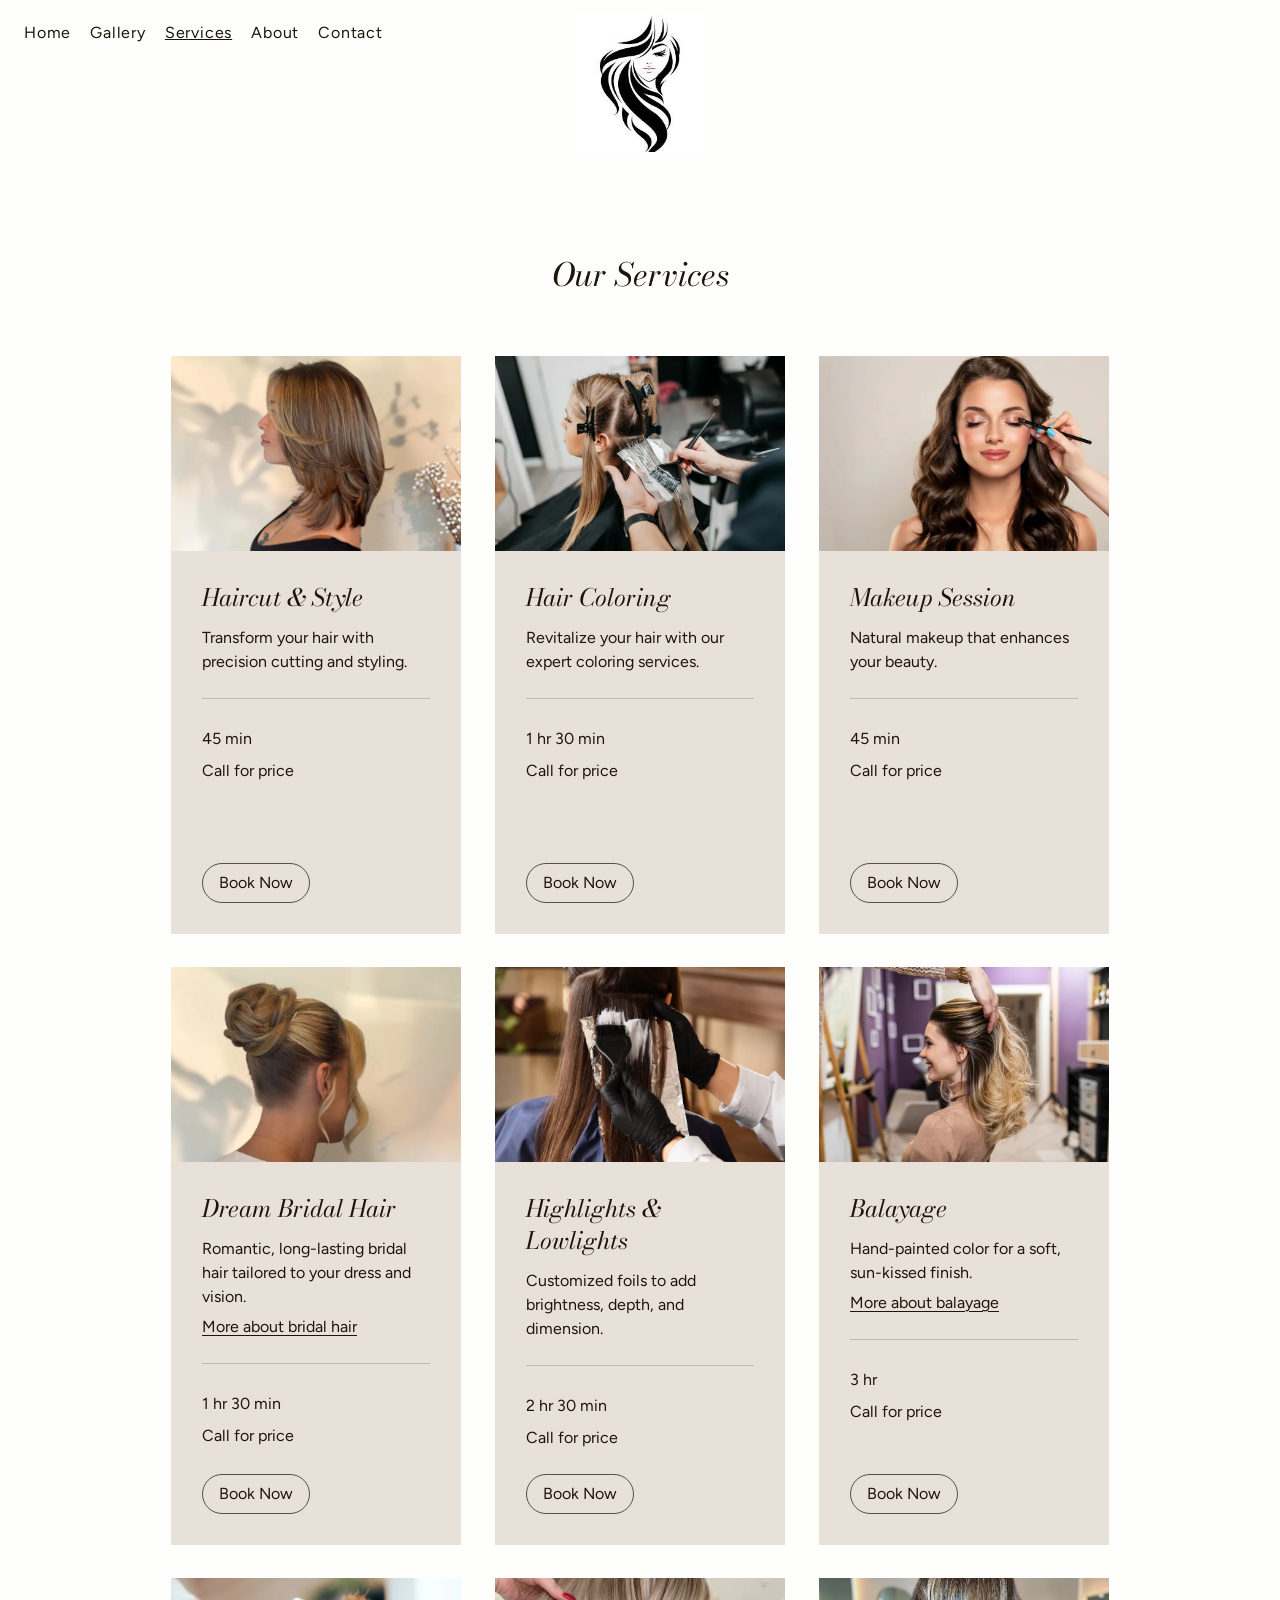
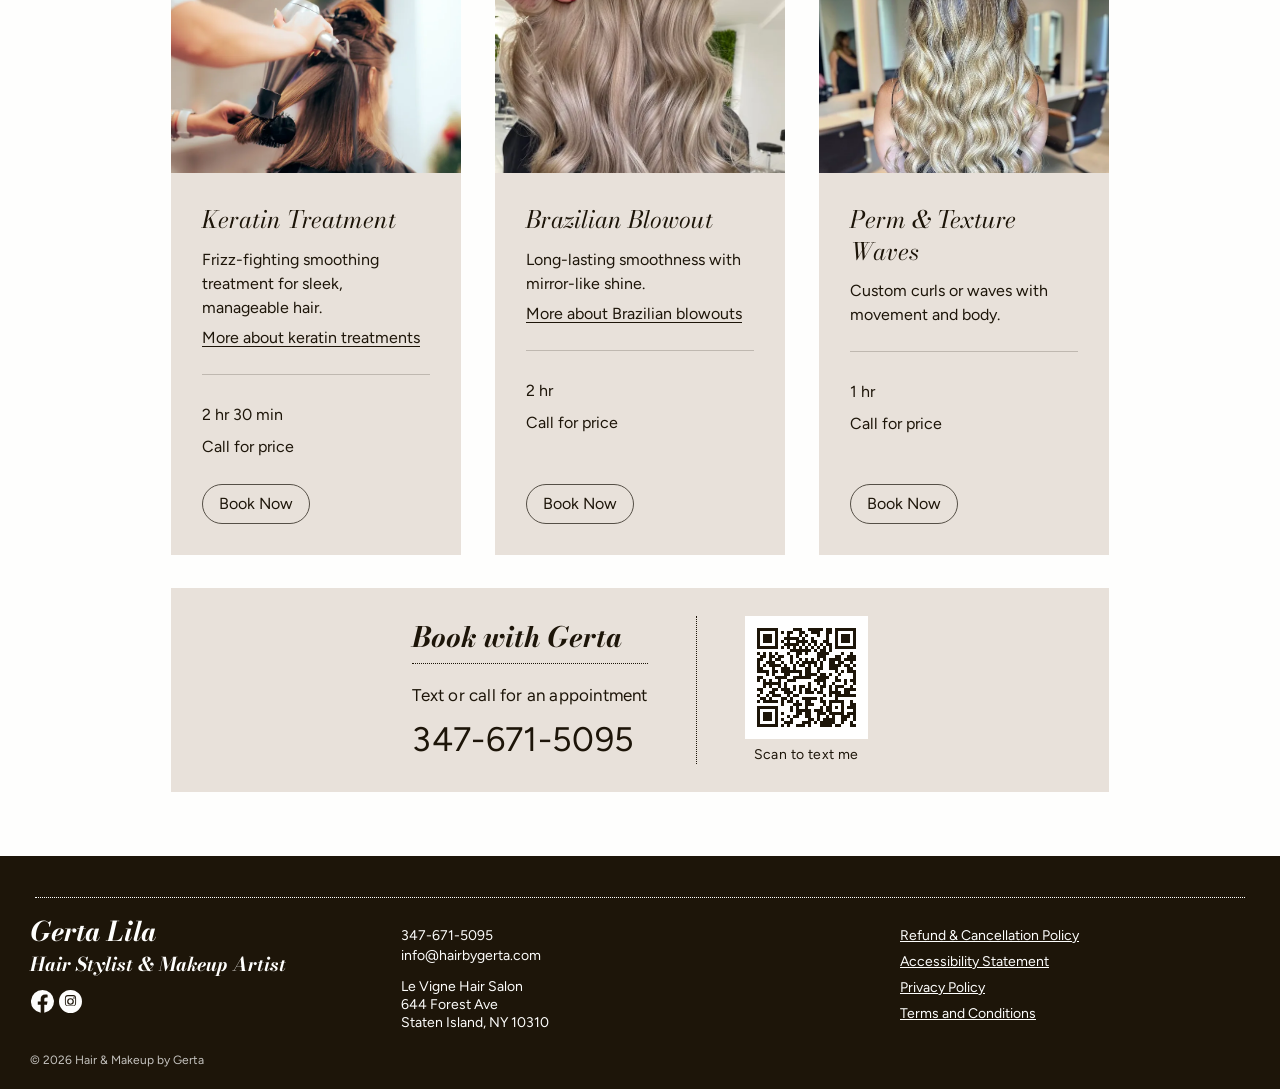
<file: book-online/index.html>
<!doctype html>
<html lang="en">
<head>
<meta charset="utf-8">
<meta name="viewport" content="width=device-width, initial-scale=1, viewport-fit=cover">
<title>Book a Hair or Makeup Appointment | Hair by Gerta, Staten Island NY</title>
<meta name="description" content="Call or text to book hair and makeup appointments with Gerta in Staten Island, NY. Haircuts, color, balayage, keratin treatments, Brazilian blowouts and makeup.">
<link rel="canonical" href="https://www.hairbygerta.com/book-online/">
<meta property="og:type" content="website">
<meta property="og:locale" content="en_US">
<meta property="og:site_name" content="Hair &amp; Makeup by Gerta">
<meta property="og:title" content="Book a Hair or Makeup Appointment | Hair by Gerta, Staten Island NY">
<meta property="og:description" content="Call or text to book hair and makeup appointments with Gerta in Staten Island, NY. Haircuts, color, balayage, keratin treatments, Brazilian blowouts and makeup.">
<meta property="og:url" content="https://www.hairbygerta.com/book-online/">
<meta property="og:image" content="https://www.hairbygerta.com/images/share.jpg">
<meta property="og:image:width" content="1200">
<meta property="og:image:height" content="630">
<meta property="og:image:alt" content="Hair &amp; Makeup by Gerta, hair stylist and makeup artist at Le Vigne Hair Salon, Staten Island, NY, with two photos of long styled hair">
<meta name="twitter:card" content="summary_large_image">
<meta name="twitter:title" content="Book a Hair or Makeup Appointment | Hair by Gerta, Staten Island NY">
<meta name="twitter:description" content="Call or text to book hair and makeup appointments with Gerta in Staten Island, NY. Haircuts, color, balayage, keratin treatments, Brazilian blowouts and makeup.">
<meta name="twitter:image" content="https://www.hairbygerta.com/images/share.jpg">
<meta name="twitter:image:alt" content="Hair &amp; Makeup by Gerta, hair stylist and makeup artist at Le Vigne Hair Salon, Staten Island, NY, with two photos of long styled hair">
<link rel="icon" href="../favicon.ico" sizes="any">
<link rel="icon" type="image/png" href="../images/favicon.png">
<link rel="icon" type="image/png" sizes="192x192" href="../images/icon-192.png">
<link rel="apple-touch-icon" href="../images/apple-touch-icon.png">
<meta name="apple-mobile-web-app-title" content="HairByGerta">
<meta name="theme-color" content="#fefefd">
<link rel="preload" href="../fonts/figtree-latin.woff2" as="font" type="font/woff2" crossorigin>
<link rel="preload" href="../fonts/bodoni-moda-italic-latin.woff2" as="font" type="font/woff2" crossorigin>
<link rel="stylesheet" href="../css/style.css">
<script>document.documentElement.classList.add("js");document.addEventListener("DOMContentLoaded",function(){if(typeof BOOKING_URL!=="string"){document.documentElement.classList.remove("js")}})</script>
</head>
<body class="page-book-online">
<a class="skip" href="#main">Skip to main content</a>
<header class="site-header">
  <div class="inner">
    <a class="logo" href="../" aria-label="Hair &amp; Makeup by Gerta home"><img src="../images/logo.jpg" alt="Hair &amp; Makeup by Gerta logo" width="134" height="138"></a>
    <button class="menu-btn" type="button" aria-label="Menu" aria-expanded="false" aria-controls="main-nav"><span></span><span></span><span></span></button>
    <nav class="main-nav" id="main-nav" aria-label="Main">
      <ul>
        <li><a href="../">Home</a></li>
        <li><a href="../gallery/">Gallery</a></li>
        <li><a href="../book-online/" aria-current="page">Services</a></li>
        <li><a href="../about/">About</a></li>
        <li><a href="../contact/">Contact</a></li>
      </ul>
      <div class="nav-more">
        <p class="nav-fact"><svg class="nav-icon" viewBox="0 0 256 256" width="20" height="20" fill="currentColor" aria-hidden="true" focusable="false"><path d="M128 24a104 104 0 1 0 104 104A104.11 104.11 0 0 0 128 24m0 192a88 88 0 1 1 88-88a88.1 88.1 0 0 1-88 88m64-88a8 8 0 0 1-8 8h-56a8 8 0 0 1-8-8V72a8 8 0 0 1 16 0v48h48a8 8 0 0 1 8 8"/></svg><span>Tuesday - Saturday, <span class="nowrap">9 AM - 5 PM</span></span></p>
        <p class="nav-fact"><a href="https://www.google.com/maps/search/?api=1&amp;query=644+Forest+Ave,+Staten+Island,+NY+10310" target="_blank" rel="noopener"><svg class="nav-icon" viewBox="0 0 256 256" width="20" height="20" fill="currentColor" aria-hidden="true" focusable="false"><path d="M128 64a40 40 0 1 0 40 40a40 40 0 0 0-40-40m0 64a24 24 0 1 1 24-24a24 24 0 0 1-24 24m0-112a88.1 88.1 0 0 0-88 88c0 31.4 14.51 64.68 42 96.25a254.2 254.2 0 0 0 41.45 38.3a8 8 0 0 0 9.18 0a254.2 254.2 0 0 0 41.37-38.3c27.45-31.57 42-64.85 42-96.25a88.1 88.1 0 0 0-88-88m0 206c-16.53-13-72-60.75-72-118a72 72 0 0 1 144 0c0 57.23-55.47 105-72 118"/></svg><span>644 Forest Ave, <span class="nowrap">Staten Island, NY 10310</span></span></a></p>
        <div class="social">
          <a href="https://www.facebook.com/profile.php?id=61596324347147" target="_blank" rel="noopener" aria-label="Facebook"><svg viewBox="0 0 23 23" width="23" height="23" aria-hidden="true" focusable="false"><path fill-rule="evenodd" d="M9.8 20v-7.6H7V9h2.8V6.8A3.8 3.8 0 0 1 13.6 3H16v3h-1.6a1.3 1.3 0 0 0-1.3 1.3V9H16l-.5 3.4h-2.4V20z"/></svg></a>
          <a href="https://www.instagram.com/hairbygerta/" target="_blank" rel="noopener" aria-label="Instagram"><svg viewBox="0 0 23 23" width="23" height="23" aria-hidden="true" focusable="false"><path fill-rule="evenodd" d="M7.5 3h8A4.5 4.5 0 0 1 20 7.5v8a4.5 4.5 0 0 1-4.5 4.5h-8A4.5 4.5 0 0 1 3 15.5v-8A4.5 4.5 0 0 1 7.5 3zM7.5 4.6a2.9 2.9 0 0 0-2.9 2.9v8a2.9 2.9 0 0 0 2.9 2.9h8a2.9 2.9 0 0 0 2.9-2.9v-8a2.9 2.9 0 0 0-2.9-2.9zM11.5 7a4.5 4.5 0 1 1 0 9 4.5 4.5 0 0 1 0-9zm0 1.8a2.7 2.7 0 1 0 0 5.4 2.7 2.7 0 0 0 0-5.4zM16 5.9a1.1 1.1 0 1 1 0 2.2 1.1 1.1 0 0 1 0-2.2z"/></svg></a>
        </div>
        <div class="nav-calls">
          <a class="nav-call nav-text" href="sms:+13476715095?&amp;body=Hi%20Gerta%2C%20I%27d%20like%20to%20book%20an%20appointment."><svg class="call-bar-icon" viewBox="0 0 256 256" width="20" height="20" fill="currentColor" aria-hidden="true" focusable="false"><path d="M120 128a16 16 0 1 1-16-16a16 16 0 0 1 16 16m32-16a16 16 0 1 0 16 16a16 16 0 0 0-16-16m84 16a108 108 0 0 1-157.23 96.15L46.34 235A20 20 0 0 1 21 209.66l10.81-32.43A108 108 0 1 1 236 128m-24 0a84 84 0 1 0-156.73 42.06a12 12 0 0 1 1 9.81l-9.93 29.79l29.79-9.93a12.1 12.1 0 0 1 3.8-.62a12 12 0 0 1 6 1.62A84 84 0 0 0 212 128"/></svg><span class="call-bar-label">Text me</span></a>
          <a class="nav-call" href="tel:+1-347-671-5095"><svg class="call-bar-icon" viewBox="0 0 256 256" width="20" height="20" fill="currentColor" aria-hidden="true" focusable="false"><path d="m224 154.8l-47.09-21.11l-.18-.08a19.94 19.94 0 0 0-19 1.75a13 13 0 0 0-1.12.84l-22.31 19c-13-7.05-26.43-20.37-33.49-33.21l19.06-22.66a12 12 0 0 0 .85-1.15a20 20 0 0 0 1.66-18.83a1.4 1.4 0 0 1-.08-.18L101.2 32a20.06 20.06 0 0 0-20.78-11.85A60.27 60.27 0 0 0 28 80c0 81.61 66.39 148 148 148a60.27 60.27 0 0 0 59.85-52.42A20.06 20.06 0 0 0 224 154.8M176 204A124.15 124.15 0 0 1 52 80a36.29 36.29 0 0 1 28.48-35.54l18.82 42l-19.16 22.82a12 12 0 0 0-.86 1.16A20 20 0 0 0 78 130.08c9.42 19.28 28.83 38.56 48.31 48a20 20 0 0 0 19.69-1.45a12 12 0 0 0 1.11-.85l22.43-19.07l42 18.81A36.29 36.29 0 0 1 176 204"/></svg><span class="call-bar-label">Call me</span></a>
        </div>
      </div>
    </nav>
  </div>
</header>
<main id="main">
<div class="page">
  <h1 class="services-title serif">Our Services</h1>
  <div class="services">
    <article class="card">
      <picture><source type="image/webp" srcset="../images/sm/svc-haircut.webp"><img src="../images/sm/svc-haircut.jpg" alt="Layered haircut with caramel highlights" width="290" height="195" loading="eager" decoding="async"></picture>
      <div class="body">
        <h2 class="serif">Haircut &amp; Style</h2>
        <p class="desc">Transform your hair with precision cutting and styling.</p>
        <div class="meta">
          <p class="duration">45 min</p>
          <p class="price">Call for price</p>
        </div>
        <a class="pill" data-book href="tel:+1-347-671-5095" aria-label="Book Now: Haircut &amp; Style">Book Now</a>
      </div>
    </article>
    <article class="card">
      <picture><source type="image/webp" srcset="../images/sm/g10.webp"><img src="../images/sm/g10.jpg" alt="Applying blonde highlights with foils" width="290" height="195" loading="eager" decoding="async"></picture>
      <div class="body">
        <h2 class="serif">Hair Coloring</h2>
        <p class="desc">Revitalize your hair with our expert coloring services.</p>
        <div class="meta">
          <p class="duration">1 hr 30 min</p>
          <p class="price">Call for price</p>
        </div>
        <a class="pill" data-book href="tel:+1-347-671-5095" aria-label="Book Now: Hair Coloring">Book Now</a>
      </div>
    </article>
    <article class="card">
      <picture><source type="image/webp" srcset="../images/sm/makeup-red-lips.webp"><img src="../images/sm/makeup-red-lips.jpg" alt="Makeup artist applying eyeshadow" width="290" height="195" loading="eager" decoding="async"></picture>
      <div class="body">
        <h2 class="serif">Makeup Session</h2>
        <p class="desc">Natural makeup that enhances your beauty.</p>
        <div class="meta">
          <p class="duration">45 min</p>
          <p class="price">Call for price</p>
        </div>
        <a class="pill" data-book href="tel:+1-347-671-5095" aria-label="Book Now: Makeup Session">Book Now</a>
      </div>
    </article>
    <article class="card">
      <picture><source type="image/webp" srcset="../images/sm/svc-bridal.webp"><img src="../images/sm/svc-bridal.jpg" alt="Bridal updo with a twisted bun" width="290" height="195" loading="lazy" decoding="async"></picture>
      <div class="body">
        <h2 class="serif">Dream Bridal Hair</h2>
        <p class="desc">Romantic, long-lasting bridal hair tailored to your dress and vision.</p>
        <p class="more"><a href="../bridal-hair-makeup-staten-island/">More about bridal hair</a></p>
        <div class="meta">
          <p class="duration">1 hr 30 min</p>
          <p class="price">Call for price</p>
        </div>
        <a class="pill" data-book href="tel:+1-347-671-5095" aria-label="Book Now: Dream Bridal Hair">Book Now</a>
      </div>
    </article>
    <article class="card">
      <picture><source type="image/webp" srcset="../images/sm/foils-highlights.webp"><img src="../images/sm/foils-highlights.jpg" alt="Applying highlights with foils" width="290" height="195" loading="lazy" decoding="async"></picture>
      <div class="body">
        <h2 class="serif">Highlights &amp; Lowlights</h2>
        <p class="desc">Customized foils to add brightness, depth, and dimension.</p>
        <div class="meta">
          <p class="duration">2 hr 30 min</p>
          <p class="price">Call for price</p>
        </div>
        <a class="pill" data-book href="tel:+1-347-671-5095" aria-label="Book Now: Highlights &amp; Lowlights">Book Now</a>
      </div>
    </article>
    <article class="card">
      <picture><source type="image/webp" srcset="../images/sm/g19.webp"><img src="../images/sm/g19.jpg" alt="Smiling woman with blonde balayage waves in a salon" width="290" height="195" loading="lazy" decoding="async"></picture>
      <div class="body">
        <h2 class="serif">Balayage</h2>
        <p class="desc">Hand-painted color for a soft, sun-kissed finish.</p>
        <p class="more"><a href="../balayage-staten-island/">More about balayage</a></p>
        <div class="meta">
          <p class="duration">3 hr</p>
          <p class="price">Call for price</p>
        </div>
        <a class="pill" data-book href="tel:+1-347-671-5095" aria-label="Book Now: Balayage">Book Now</a>
      </div>
    </article>
    <article class="card">
      <picture><source type="image/webp" srcset="../images/sm/g17.webp"><img src="../images/sm/g17.jpg" alt="Smoothing blow-dry with a round brush" width="290" height="195" loading="lazy" decoding="async"></picture>
      <div class="body">
        <h2 class="serif">Keratin Treatment</h2>
        <p class="desc">Frizz-fighting smoothing treatment for sleek, manageable hair.</p>
        <p class="more"><a href="../keratin-brazilian-blowout-staten-island/">More about keratin treatments</a></p>
        <div class="meta">
          <p class="duration">2 hr 30 min</p>
          <p class="price">Call for price</p>
        </div>
        <a class="pill" data-book href="tel:+1-347-671-5095" aria-label="Book Now: Keratin Treatment">Book Now</a>
      </div>
    </article>
    <article class="card">
      <picture><source type="image/webp" srcset="../images/sm/g16.webp"><img src="../images/sm/g16.jpg" alt="Blonde balayage with loose waves" width="290" height="195" loading="lazy" decoding="async"></picture>
      <div class="body">
        <h2 class="serif">Brazilian Blowout</h2>
        <p class="desc">Long-lasting smoothness with mirror-like shine.</p>
        <p class="more"><a href="../keratin-brazilian-blowout-staten-island/">More about Brazilian blowouts</a></p>
        <div class="meta">
          <p class="duration">2 hr</p>
          <p class="price">Call for price</p>
        </div>
        <a class="pill" data-book href="tel:+1-347-671-5095" aria-label="Book Now: Brazilian Blowout">Book Now</a>
      </div>
    </article>
    <article class="card">
      <picture><source type="image/webp" srcset="../images/sm/g14.webp"><img src="../images/sm/g14.jpg" alt="Long blonde balayage waves from the back" width="290" height="195" loading="lazy" decoding="async"></picture>
      <div class="body">
        <h2 class="serif">Perm &amp; Texture Waves</h2>
        <p class="desc">Custom curls or waves with movement and body.</p>
        <div class="meta">
          <p class="duration">1 hr</p>
          <p class="price">Call for price</p>
        </div>
        <a class="pill" data-book href="tel:+1-347-671-5095" aria-label="Book Now: Perm &amp; Texture Waves">Book Now</a>
      </div>
    </article>
  </div>
  <section class="reach" id="book" aria-labelledby="reach-h">
    <h2 id="reach-h" class="serif">Book with Gerta</h2>
    <p class="reach-line">Text or call for an appointment</p>
    <div class="reach-btns">
      <a class="reach-btn reach-text" href="sms:+13476715095?&amp;body=Hi%20Gerta%2C%20I%27d%20like%20to%20book%20an%20appointment."><svg class="reach-icon" viewBox="0 0 256 256" width="20" height="20" fill="currentColor" aria-hidden="true" focusable="false"><path d="M120 128a16 16 0 1 1-16-16a16 16 0 0 1 16 16m32-16a16 16 0 1 0 16 16a16 16 0 0 0-16-16m84 16a108 108 0 0 1-157.23 96.15L46.34 235A20 20 0 0 1 21 209.66l10.81-32.43A108 108 0 1 1 236 128m-24 0a84 84 0 1 0-156.73 42.06a12 12 0 0 1 1 9.81l-9.93 29.79l29.79-9.93a12.1 12.1 0 0 1 3.8-.62a12 12 0 0 1 6 1.62A84 84 0 0 0 212 128"/></svg><span>Text me</span></a>
      <a class="reach-btn reach-call" href="tel:+1-347-671-5095"><svg class="reach-icon" viewBox="0 0 256 256" width="20" height="20" fill="currentColor" aria-hidden="true" focusable="false"><path d="m224 154.8l-47.09-21.11l-.18-.08a19.94 19.94 0 0 0-19 1.75a13 13 0 0 0-1.12.84l-22.31 19c-13-7.05-26.43-20.37-33.49-33.21l19.06-22.66a12 12 0 0 0 .85-1.15a20 20 0 0 0 1.66-18.83a1.4 1.4 0 0 1-.08-.18L101.2 32a20.06 20.06 0 0 0-20.78-11.85A60.27 60.27 0 0 0 28 80c0 81.61 66.39 148 148 148a60.27 60.27 0 0 0 59.85-52.42A20.06 20.06 0 0 0 224 154.8M176 204A124.15 124.15 0 0 1 52 80a36.29 36.29 0 0 1 28.48-35.54l18.82 42l-19.16 22.82a12 12 0 0 0-.86 1.16A20 20 0 0 0 78 130.08c9.42 19.28 28.83 38.56 48.31 48a20 20 0 0 0 19.69-1.45a12 12 0 0 0 1.11-.85l22.43-19.07l42 18.81A36.29 36.29 0 0 1 176 204"/></svg><span>Call me</span></a>
    </div>
    <a class="reach-num" href="tel:+1-347-671-5095">347-671-5095</a>
    <figure class="reach-qr">
      <svg class="reach-qr-code" viewBox="-4 -4 41 41" width="164" height="164" aria-hidden="true" focusable="false" shape-rendering="crispEdges"><rect x="-4" y="-4" width="41" height="41" fill="#fff"/><path fill="currentColor" d="M0 0h7v1h-7zM12 0h3v1h-3zM17 0h5v1h-5zM23 0h2v1h-2zM26 0h7v1h-7zM0 1h1v1h-1zM6 1h1v1h-1zM8 1h1v1h-1zM10 1h2v1h-2zM14 1h2v1h-2zM18 1h3v1h-3zM23 1h2v1h-2zM26 1h1v1h-1zM32 1h1v1h-1zM0 2h1v1h-1zM2 2h3v1h-3zM6 2h1v1h-1zM10 2h1v1h-1zM14 2h1v1h-1zM16 2h1v1h-1zM20 2h1v1h-1zM23 2h1v1h-1zM26 2h1v1h-1zM28 2h3v1h-3zM32 2h1v1h-1zM0 3h1v1h-1zM2 3h3v1h-3zM6 3h1v1h-1zM9 3h5v1h-5zM15 3h1v1h-1zM18 3h1v1h-1zM23 3h1v1h-1zM26 3h1v1h-1zM28 3h3v1h-3zM32 3h1v1h-1zM0 4h1v1h-1zM2 4h3v1h-3zM6 4h1v1h-1zM8 4h1v1h-1zM10 4h1v1h-1zM13 4h4v1h-4zM18 4h2v1h-2zM22 4h2v1h-2zM26 4h1v1h-1zM28 4h3v1h-3zM32 4h1v1h-1zM0 5h1v1h-1zM6 5h1v1h-1zM9 5h5v1h-5zM15 5h1v1h-1zM17 5h1v1h-1zM19 5h1v1h-1zM21 5h1v1h-1zM23 5h2v1h-2zM26 5h1v1h-1zM32 5h1v1h-1zM0 6h7v1h-7zM8 6h1v1h-1zM10 6h1v1h-1zM12 6h1v1h-1zM14 6h1v1h-1zM16 6h1v1h-1zM18 6h1v1h-1zM20 6h1v1h-1zM22 6h1v1h-1zM24 6h1v1h-1zM26 6h7v1h-7zM11 7h7v1h-7zM19 7h1v1h-1zM21 7h2v1h-2zM24 7h1v1h-1zM0 8h1v1h-1zM2 8h1v1h-1zM4 8h1v1h-1zM6 8h1v1h-1zM10 8h1v1h-1zM13 8h2v1h-2zM16 8h1v1h-1zM20 8h4v1h-4zM28 8h1v1h-1zM31 8h1v1h-1zM1 9h2v1h-2zM4 9h2v1h-2zM7 9h2v1h-2zM11 9h1v1h-1zM13 9h1v1h-1zM20 9h3v1h-3zM26 9h2v1h-2zM30 9h3v1h-3zM0 10h2v1h-2zM4 10h1v1h-1zM6 10h2v1h-2zM11 10h1v1h-1zM14 10h1v1h-1zM16 10h1v1h-1zM18 10h1v1h-1zM20 10h1v1h-1zM22 10h1v1h-1zM24 10h4v1h-4zM29 10h4v1h-4zM0 11h1v1h-1zM3 11h3v1h-3zM8 11h1v1h-1zM11 11h1v1h-1zM13 11h1v1h-1zM15 11h5v1h-5zM21 11h1v1h-1zM24 11h2v1h-2zM27 11h2v1h-2zM31 11h1v1h-1zM0 12h1v1h-1zM2 12h1v1h-1zM4 12h4v1h-4zM9 12h1v1h-1zM12 12h1v1h-1zM14 12h2v1h-2zM17 12h1v1h-1zM19 12h1v1h-1zM21 12h1v1h-1zM24 12h4v1h-4zM29 12h2v1h-2zM32 12h1v1h-1zM0 13h2v1h-2zM5 13h1v1h-1zM8 13h3v1h-3zM12 13h1v1h-1zM16 13h2v1h-2zM20 13h2v1h-2zM24 13h3v1h-3zM30 13h2v1h-2zM0 14h4v1h-4zM5 14h2v1h-2zM8 14h7v1h-7zM16 14h2v1h-2zM20 14h1v1h-1zM26 14h1v1h-1zM28 14h1v1h-1zM30 14h3v1h-3zM3 15h1v1h-1zM5 15h1v1h-1zM9 15h2v1h-2zM14 15h1v1h-1zM16 15h4v1h-4zM21 15h2v1h-2zM24 15h1v1h-1zM27 15h1v1h-1zM32 15h1v1h-1zM0 16h2v1h-2zM6 16h4v1h-4zM12 16h6v1h-6zM20 16h4v1h-4zM26 16h1v1h-1zM32 16h1v1h-1zM0 17h1v1h-1zM2 17h1v1h-1zM4 17h1v1h-1zM7 17h1v1h-1zM10 17h3v1h-3zM19 17h4v1h-4zM26 17h2v1h-2zM29 17h1v1h-1zM31 17h2v1h-2zM2 18h6v1h-6zM9 18h1v1h-1zM17 18h1v1h-1zM20 18h1v1h-1zM22 18h1v1h-1zM25 18h1v1h-1zM29 18h1v1h-1zM32 18h1v1h-1zM2 19h1v1h-1zM4 19h1v1h-1zM7 19h1v1h-1zM9 19h1v1h-1zM12 19h1v1h-1zM14 19h2v1h-2zM17 19h1v1h-1zM21 19h2v1h-2zM24 19h1v1h-1zM26 19h3v1h-3zM31 19h1v1h-1zM0 20h2v1h-2zM5 20h2v1h-2zM8 20h3v1h-3zM12 20h1v1h-1zM14 20h1v1h-1zM16 20h2v1h-2zM19 20h1v1h-1zM21 20h1v1h-1zM24 20h1v1h-1zM26 20h1v1h-1zM29 20h4v1h-4zM1 21h1v1h-1zM4 21h2v1h-2zM9 21h3v1h-3zM14 21h1v1h-1zM16 21h3v1h-3zM20 21h2v1h-2zM24 21h4v1h-4zM29 21h2v1h-2zM0 22h1v1h-1zM3 22h1v1h-1zM5 22h3v1h-3zM10 22h1v1h-1zM12 22h2v1h-2zM22 22h1v1h-1zM24 22h1v1h-1zM26 22h7v1h-7zM1 23h2v1h-2zM4 23h1v1h-1zM8 23h2v1h-2zM11 23h1v1h-1zM15 23h5v1h-5zM21 23h1v1h-1zM26 23h1v1h-1zM0 24h1v1h-1zM2 24h5v1h-5zM8 24h1v1h-1zM10 24h2v1h-2zM13 24h1v1h-1zM16 24h2v1h-2zM21 24h2v1h-2zM24 24h5v1h-5zM31 24h1v1h-1zM8 25h1v1h-1zM12 25h3v1h-3zM16 25h3v1h-3zM22 25h1v1h-1zM24 25h1v1h-1zM28 25h1v1h-1zM31 25h2v1h-2zM0 26h7v1h-7zM11 26h1v1h-1zM13 26h1v1h-1zM16 26h1v1h-1zM21 26h1v1h-1zM23 26h2v1h-2zM26 26h1v1h-1zM28 26h1v1h-1zM30 26h3v1h-3zM0 27h1v1h-1zM6 27h1v1h-1zM11 27h1v1h-1zM13 27h5v1h-5zM19 27h3v1h-3zM23 27h2v1h-2zM28 27h1v1h-1zM32 27h1v1h-1zM0 28h1v1h-1zM2 28h3v1h-3zM6 28h1v1h-1zM8 28h1v1h-1zM13 28h2v1h-2zM16 28h2v1h-2zM20 28h3v1h-3zM24 28h5v1h-5zM30 28h3v1h-3zM0 29h1v1h-1zM2 29h3v1h-3zM6 29h1v1h-1zM10 29h1v1h-1zM12 29h2v1h-2zM16 29h2v1h-2zM20 29h1v1h-1zM23 29h1v1h-1zM25 29h1v1h-1zM28 29h3v1h-3zM32 29h1v1h-1zM0 30h1v1h-1zM2 30h3v1h-3zM6 30h1v1h-1zM8 30h1v1h-1zM11 30h1v1h-1zM17 30h2v1h-2zM20 30h1v1h-1zM22 30h4v1h-4zM28 30h2v1h-2zM32 30h1v1h-1zM0 31h1v1h-1zM6 31h1v1h-1zM9 31h3v1h-3zM15 31h3v1h-3zM19 31h1v1h-1zM21 31h5v1h-5zM28 31h1v1h-1zM31 31h1v1h-1zM0 32h7v1h-7zM8 32h1v1h-1zM10 32h1v1h-1zM13 32h3v1h-3zM17 32h1v1h-1zM21 32h4v1h-4zM26 32h2v1h-2zM31 32h2v1h-2z"/></svg>
      <figcaption>Scan to text me</figcaption>
    </figure>
  </section>
</div>
</main>
<aside class="call-bar call-bar-after-box" aria-label="Text or call Gerta">
  <a class="call-bar-text" href="sms:+13476715095?&amp;body=Hi%20Gerta%2C%20I%27d%20like%20to%20book%20an%20appointment."><svg class="call-bar-icon" viewBox="0 0 256 256" width="20" height="20" fill="currentColor" aria-hidden="true" focusable="false"><path d="M120 128a16 16 0 1 1-16-16a16 16 0 0 1 16 16m32-16a16 16 0 1 0 16 16a16 16 0 0 0-16-16m84 16a108 108 0 0 1-157.23 96.15L46.34 235A20 20 0 0 1 21 209.66l10.81-32.43A108 108 0 1 1 236 128m-24 0a84 84 0 1 0-156.73 42.06a12 12 0 0 1 1 9.81l-9.93 29.79l29.79-9.93a12.1 12.1 0 0 1 3.8-.62a12 12 0 0 1 6 1.62A84 84 0 0 0 212 128"/></svg><span class="call-bar-label">Text me</span></a>
  <a class="call-bar-call" href="tel:+1-347-671-5095"><svg class="call-bar-icon" viewBox="0 0 256 256" width="20" height="20" fill="currentColor" aria-hidden="true" focusable="false"><path d="m224 154.8l-47.09-21.11l-.18-.08a19.94 19.94 0 0 0-19 1.75a13 13 0 0 0-1.12.84l-22.31 19c-13-7.05-26.43-20.37-33.49-33.21l19.06-22.66a12 12 0 0 0 .85-1.15a20 20 0 0 0 1.66-18.83a1.4 1.4 0 0 1-.08-.18L101.2 32a20.06 20.06 0 0 0-20.78-11.85A60.27 60.27 0 0 0 28 80c0 81.61 66.39 148 148 148a60.27 60.27 0 0 0 59.85-52.42A20.06 20.06 0 0 0 224 154.8M176 204A124.15 124.15 0 0 1 52 80a36.29 36.29 0 0 1 28.48-35.54l18.82 42l-19.16 22.82a12 12 0 0 0-.86 1.16A20 20 0 0 0 78 130.08c9.42 19.28 28.83 38.56 48.31 48a20 20 0 0 0 19.69-1.45a12 12 0 0 0 1.11-.85l22.43-19.07l42 18.81A36.29 36.29 0 0 1 176 204"/></svg><span class="call-bar-label">Call me</span></a>
</aside>
<footer class="site-footer">
  <div class="inner">
    <hr class="foot-rule">
    <div class="foot-cols">
      <div class="foot-brand">
        <p class="foot-name serif">Gerta Lila</p>
        <p class="foot-role serif">Hair Stylist &amp; Makeup Artist</p>
        <div class="social">
          <a href="https://www.facebook.com/profile.php?id=61596324347147" target="_blank" rel="noopener" aria-label="Facebook"><svg viewBox="0 0 24 24" width="23" height="23" aria-hidden="true" focusable="false"><path d="M12 0a12 12 0 0 0-1.9 23.85v-8.4H7.08V12h3.04V9.36c0-3 1.79-4.67 4.53-4.67 1.31 0 2.68.24 2.68.24v2.95h-1.51c-1.49 0-1.95.93-1.95 1.87V12h3.32l-.53 3.45h-2.79v8.4A12 12 0 0 0 12 0z"/></svg></a>
          <a href="https://www.instagram.com/hairbygerta/" target="_blank" rel="noopener" aria-label="Instagram"><svg viewBox="0 0 24 24" width="23" height="23" aria-hidden="true" focusable="false"><path d="M12 0a12 12 0 1 0 0 24 12 12 0 0 0 0-24zm0 5.2c1.85 0 2.08 0 2.8.04 1.98.09 2.9 1.03 2.99 2.99.03.72.04.95.04 2.77s0 2.05-.04 2.77c-.09 1.95-1 2.9-2.99 2.99-.72.03-.95.04-2.8.04s-2.07 0-2.79-.04c-1.98-.09-2.9-1.04-2.99-2.99C6.2 13.05 6.2 12.82 6.2 11s0-2.05.04-2.77c.09-1.96 1.01-2.9 2.99-2.99.72-.03.95-.04 2.77-.04zm0 1.25c-1.8 0-2.02 0-2.73.04-1.4.06-2.06.73-2.12 2.12-.03.71-.04.92-.04 2.71s0 2 .04 2.71c.06 1.39.71 2.06 2.12 2.12.71.03.92.04 2.73.04s2.02 0 2.73-.04c1.4-.06 2.06-.73 2.12-2.12.03-.71.04-.92.04-2.71s0-2-.04-2.71c-.06-1.39-.72-2.06-2.12-2.12-.71-.03-.93-.04-2.73-.04zm0 2.07a3.48 3.48 0 1 1 0 6.96 3.48 3.48 0 0 1 0-6.96zm0 1.25a2.23 2.23 0 1 0 0 4.46 2.23 2.23 0 0 0 0-4.46zm3.62-2.2a.81.81 0 1 1 0 1.63.81.81 0 0 1 0-1.63z"/></svg></a>
        </div>
      </div>
      <div class="foot-contact">
        <p><a href="tel:+1-347-671-5095">347-671-5095</a></p>
        <p><a href="mailto:info@hairbygerta.com">info@hairbygerta.com</a></p>
        <p class="foot-addr">Le Vigne Hair Salon<br>644 Forest Ave<br>Staten Island, NY 10310</p>
      </div>
      <ul class="foot-links">
        <li><a href="../english-refund-policy/">Refund &amp; Cancellation Policy</a></li>
        <li><a href="../accessibility-statement/">Accessibility Statement</a></li>
        <li><a href="../english-privacy-policy/">Privacy Policy</a></li>
        <li><a href="../terms-conditions/">Terms and Conditions</a></li>
      </ul>
    </div>
    <p class="copy">&copy; <span data-year>2026</span> Hair &amp; Makeup by Gerta</p>
  </div>
</footer>
<script src="../js/site.js" defer></script>
</body>
</html>
</file>
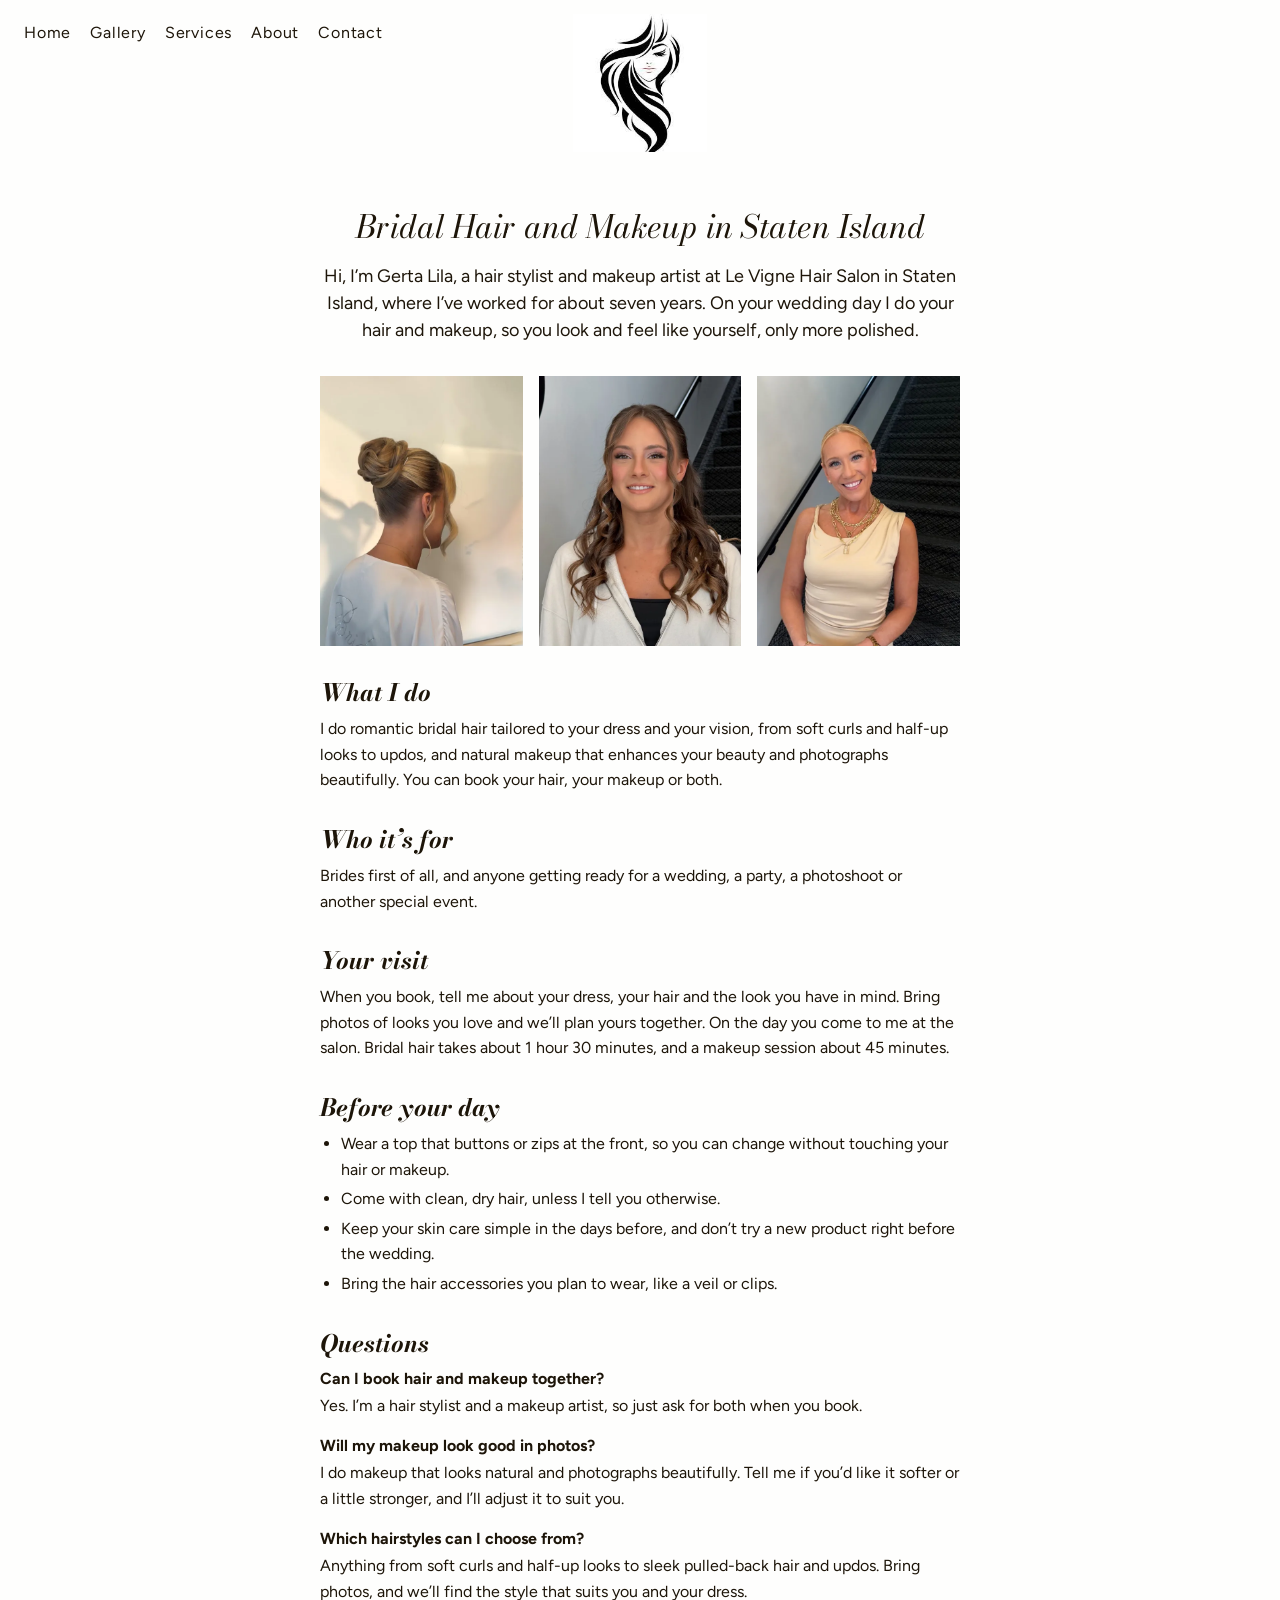
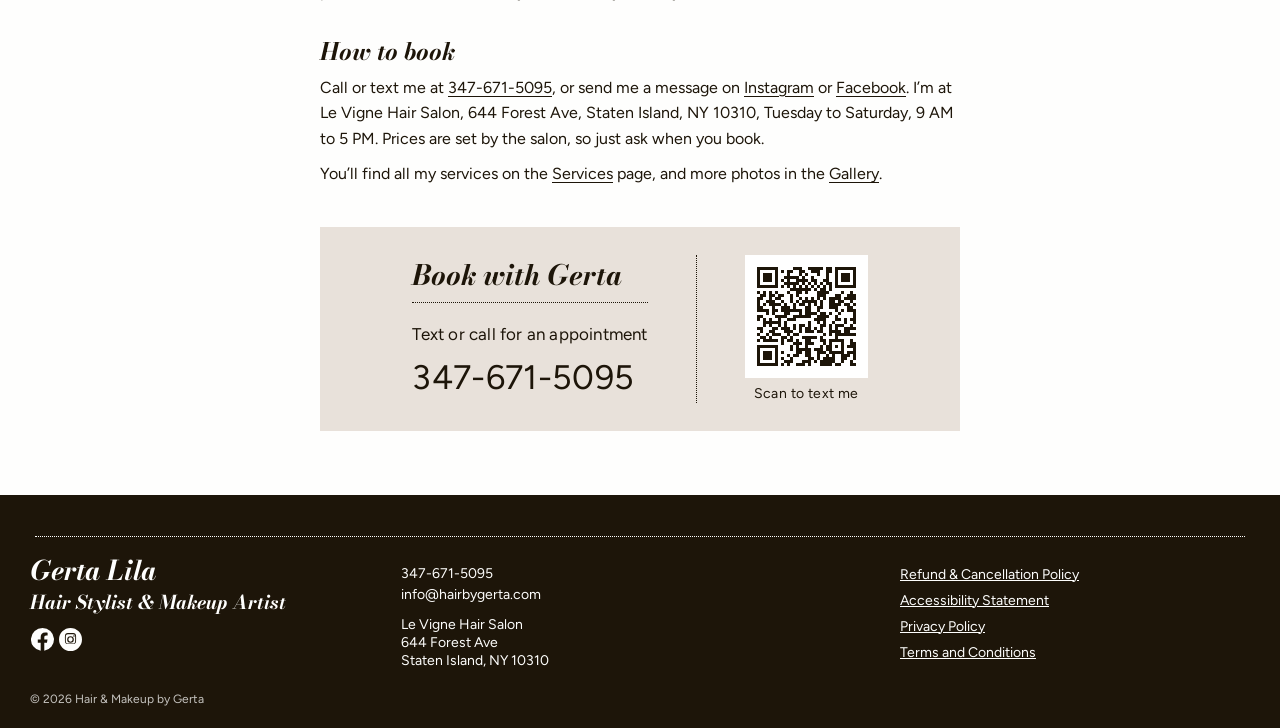
<file: bridal-hair-makeup-staten-island/index.html>
<!doctype html>
<html lang="en">
<head>
<meta charset="utf-8">
<meta name="viewport" content="width=device-width, initial-scale=1, viewport-fit=cover">
<title>Bridal Hair and Makeup in Staten Island, NY | Hair &amp; Makeup by Gerta</title>
<meta name="description" content="Romantic bridal hair and natural makeup by Gerta Lila at Le Vigne Hair Salon in Staten Island, NY, tailored to your dress. Call or text to book.">
<link rel="canonical" href="https://www.hairbygerta.com/bridal-hair-makeup-staten-island/">
<meta property="og:type" content="website">
<meta property="og:locale" content="en_US">
<meta property="og:site_name" content="Hair &amp; Makeup by Gerta">
<meta property="og:title" content="Bridal Hair and Makeup in Staten Island, NY | Hair &amp; Makeup by Gerta">
<meta property="og:description" content="Romantic bridal hair and natural makeup by Gerta Lila at Le Vigne Hair Salon in Staten Island, NY, tailored to your dress. Call or text to book.">
<meta property="og:url" content="https://www.hairbygerta.com/bridal-hair-makeup-staten-island/">
<meta property="og:image" content="https://www.hairbygerta.com/images/share.jpg">
<meta property="og:image:width" content="1200">
<meta property="og:image:height" content="630">
<meta property="og:image:alt" content="Hair &amp; Makeup by Gerta, hair stylist and makeup artist at Le Vigne Hair Salon, Staten Island, NY, with two photos of long styled hair">
<meta name="twitter:card" content="summary_large_image">
<meta name="twitter:title" content="Bridal Hair and Makeup in Staten Island, NY | Hair &amp; Makeup by Gerta">
<meta name="twitter:description" content="Romantic bridal hair and natural makeup by Gerta Lila at Le Vigne Hair Salon in Staten Island, NY, tailored to your dress. Call or text to book.">
<meta name="twitter:image" content="https://www.hairbygerta.com/images/share.jpg">
<meta name="twitter:image:alt" content="Hair &amp; Makeup by Gerta, hair stylist and makeup artist at Le Vigne Hair Salon, Staten Island, NY, with two photos of long styled hair">
<link rel="icon" href="../favicon.ico" sizes="any">
<link rel="icon" type="image/png" href="../images/favicon.png">
<link rel="icon" type="image/png" sizes="192x192" href="../images/icon-192.png">
<link rel="apple-touch-icon" href="../images/apple-touch-icon.png">
<meta name="apple-mobile-web-app-title" content="HairByGerta">
<meta name="theme-color" content="#fefefd">
<link rel="preload" href="../fonts/figtree-latin.woff2" as="font" type="font/woff2" crossorigin>
<link rel="preload" href="../fonts/bodoni-moda-italic-latin.woff2" as="font" type="font/woff2" crossorigin>
<link rel="stylesheet" href="../css/style.css">
<script>document.documentElement.classList.add("js");document.addEventListener("DOMContentLoaded",function(){if(typeof BOOKING_URL!=="string"){document.documentElement.classList.remove("js")}})</script>
<script type="application/ld+json">{"@context":"https://schema.org","@type":"Service","@id":"https://www.hairbygerta.com/bridal-hair-makeup-staten-island/#service","name":"Bridal Hair and Makeup","serviceType":"Bridal Hair and Makeup","description":"Romantic bridal hair tailored to your dress and your vision, and natural makeup that enhances your beauty.","url":"https://www.hairbygerta.com/bridal-hair-makeup-staten-island/","areaServed":{"@type":"AdministrativeArea","name":"Staten Island, NY"},"provider":{"@type":"Person","@id":"https://www.hairbygerta.com/#gerta","name":"Gerta Lila"}}</script>
</head>
<body class="page-bridal-hair-makeup-staten-island">
<a class="skip" href="#main">Skip to main content</a>
<header class="site-header">
  <div class="inner">
    <a class="logo" href="../" aria-label="Hair &amp; Makeup by Gerta home"><img src="../images/logo.jpg" alt="Hair &amp; Makeup by Gerta logo" width="134" height="138"></a>
    <button class="menu-btn" type="button" aria-label="Menu" aria-expanded="false" aria-controls="main-nav"><span></span><span></span><span></span></button>
    <nav class="main-nav" id="main-nav" aria-label="Main">
      <ul>
        <li><a href="../">Home</a></li>
        <li><a href="../gallery/">Gallery</a></li>
        <li><a href="../book-online/">Services</a></li>
        <li><a href="../about/">About</a></li>
        <li><a href="../contact/">Contact</a></li>
      </ul>
      <div class="nav-more">
        <p class="nav-fact"><svg class="nav-icon" viewBox="0 0 256 256" width="20" height="20" fill="currentColor" aria-hidden="true" focusable="false"><path d="M128 24a104 104 0 1 0 104 104A104.11 104.11 0 0 0 128 24m0 192a88 88 0 1 1 88-88a88.1 88.1 0 0 1-88 88m64-88a8 8 0 0 1-8 8h-56a8 8 0 0 1-8-8V72a8 8 0 0 1 16 0v48h48a8 8 0 0 1 8 8"/></svg><span>Tuesday - Saturday, <span class="nowrap">9 AM - 5 PM</span></span></p>
        <p class="nav-fact"><a href="https://www.google.com/maps/search/?api=1&amp;query=644+Forest+Ave,+Staten+Island,+NY+10310" target="_blank" rel="noopener"><svg class="nav-icon" viewBox="0 0 256 256" width="20" height="20" fill="currentColor" aria-hidden="true" focusable="false"><path d="M128 64a40 40 0 1 0 40 40a40 40 0 0 0-40-40m0 64a24 24 0 1 1 24-24a24 24 0 0 1-24 24m0-112a88.1 88.1 0 0 0-88 88c0 31.4 14.51 64.68 42 96.25a254.2 254.2 0 0 0 41.45 38.3a8 8 0 0 0 9.18 0a254.2 254.2 0 0 0 41.37-38.3c27.45-31.57 42-64.85 42-96.25a88.1 88.1 0 0 0-88-88m0 206c-16.53-13-72-60.75-72-118a72 72 0 0 1 144 0c0 57.23-55.47 105-72 118"/></svg><span>644 Forest Ave, <span class="nowrap">Staten Island, NY 10310</span></span></a></p>
        <div class="social">
          <a href="https://www.facebook.com/profile.php?id=61596324347147" target="_blank" rel="noopener" aria-label="Facebook"><svg viewBox="0 0 23 23" width="23" height="23" aria-hidden="true" focusable="false"><path fill-rule="evenodd" d="M9.8 20v-7.6H7V9h2.8V6.8A3.8 3.8 0 0 1 13.6 3H16v3h-1.6a1.3 1.3 0 0 0-1.3 1.3V9H16l-.5 3.4h-2.4V20z"/></svg></a>
          <a href="https://www.instagram.com/hairbygerta/" target="_blank" rel="noopener" aria-label="Instagram"><svg viewBox="0 0 23 23" width="23" height="23" aria-hidden="true" focusable="false"><path fill-rule="evenodd" d="M7.5 3h8A4.5 4.5 0 0 1 20 7.5v8a4.5 4.5 0 0 1-4.5 4.5h-8A4.5 4.5 0 0 1 3 15.5v-8A4.5 4.5 0 0 1 7.5 3zM7.5 4.6a2.9 2.9 0 0 0-2.9 2.9v8a2.9 2.9 0 0 0 2.9 2.9h8a2.9 2.9 0 0 0 2.9-2.9v-8a2.9 2.9 0 0 0-2.9-2.9zM11.5 7a4.5 4.5 0 1 1 0 9 4.5 4.5 0 0 1 0-9zm0 1.8a2.7 2.7 0 1 0 0 5.4 2.7 2.7 0 0 0 0-5.4zM16 5.9a1.1 1.1 0 1 1 0 2.2 1.1 1.1 0 0 1 0-2.2z"/></svg></a>
        </div>
        <div class="nav-calls">
          <a class="nav-call nav-text" href="sms:+13476715095?&amp;body=Hi%20Gerta%2C%20I%27d%20like%20to%20book%20an%20appointment."><svg class="call-bar-icon" viewBox="0 0 256 256" width="20" height="20" fill="currentColor" aria-hidden="true" focusable="false"><path d="M120 128a16 16 0 1 1-16-16a16 16 0 0 1 16 16m32-16a16 16 0 1 0 16 16a16 16 0 0 0-16-16m84 16a108 108 0 0 1-157.23 96.15L46.34 235A20 20 0 0 1 21 209.66l10.81-32.43A108 108 0 1 1 236 128m-24 0a84 84 0 1 0-156.73 42.06a12 12 0 0 1 1 9.81l-9.93 29.79l29.79-9.93a12.1 12.1 0 0 1 3.8-.62a12 12 0 0 1 6 1.62A84 84 0 0 0 212 128"/></svg><span class="call-bar-label">Text me</span></a>
          <a class="nav-call" href="tel:+1-347-671-5095"><svg class="call-bar-icon" viewBox="0 0 256 256" width="20" height="20" fill="currentColor" aria-hidden="true" focusable="false"><path d="m224 154.8l-47.09-21.11l-.18-.08a19.94 19.94 0 0 0-19 1.75a13 13 0 0 0-1.12.84l-22.31 19c-13-7.05-26.43-20.37-33.49-33.21l19.06-22.66a12 12 0 0 0 .85-1.15a20 20 0 0 0 1.66-18.83a1.4 1.4 0 0 1-.08-.18L101.2 32a20.06 20.06 0 0 0-20.78-11.85A60.27 60.27 0 0 0 28 80c0 81.61 66.39 148 148 148a60.27 60.27 0 0 0 59.85-52.42A20.06 20.06 0 0 0 224 154.8M176 204A124.15 124.15 0 0 1 52 80a36.29 36.29 0 0 1 28.48-35.54l18.82 42l-19.16 22.82a12 12 0 0 0-.86 1.16A20 20 0 0 0 78 130.08c9.42 19.28 28.83 38.56 48.31 48a20 20 0 0 0 19.69-1.45a12 12 0 0 0 1.11-.85l22.43-19.07l42 18.81A36.29 36.29 0 0 1 176 204"/></svg><span class="call-bar-label">Call me</span></a>
        </div>
      </div>
    </nav>
  </div>
</header>
<main id="main">
<div class="service">
  <h1 class="service-title serif">Bridal Hair and Makeup in Staten Island</h1>
  <p class="service-intro">Hi, I’m Gerta Lila, a hair stylist and makeup artist at Le Vigne Hair Salon in Staten Island, where I’ve worked for about seven years. On your wedding day I do your hair and makeup, so you look and feel like yourself, only more polished.</p>
  <div class="service-photos">
    <picture><source type="image/webp" srcset="../images/sm/g15.webp 603w, ../images/g15.webp 1207w" sizes="(max-width: 760px) 34vw, 203px"><img src="../images/sm/g15.jpg" alt="Bridal updo with a twisted bun, on a client in a white robe that says Bride" width="203" height="271" loading="eager" decoding="async"></picture>
    <picture><source type="image/webp" srcset="../images/sm/g06.webp 600w, ../images/g06.webp 1200w" sizes="(max-width: 760px) 34vw, 203px"><img src="../images/sm/g06.jpg" alt="Long half-up curls with soft, natural makeup" width="203" height="271" loading="eager" decoding="async"></picture>
    <picture><source type="image/webp" srcset="../images/sm/g20.webp 648w, ../images/g20.webp 999w" sizes="(max-width: 760px) 34vw, 203px"><img src="../images/sm/g20.jpg" alt="Sleek pulled-back blonde hair with soft makeup" width="203" height="271" loading="eager" decoding="async"></picture>
  </div>
  <div class="service-text">
    <h2>What I do</h2>
    <p>I do romantic bridal hair tailored to your dress and your vision, from soft curls and half-up looks to updos, and natural makeup that enhances your beauty and photographs beautifully. You can book your hair, your makeup or both.</p>
    <h2>Who it’s for</h2>
    <p>Brides first of all, and anyone getting ready for a wedding, a party, a photoshoot or another special event.</p>
    <h2>Your visit</h2>
    <p>When you book, tell me about your dress, your hair and the look you have in mind. Bring photos of looks you love and we’ll plan yours together. On the day you come to me at the salon. Bridal hair takes about 1 hour 30 minutes, and a makeup session about 45 minutes.</p>
    <h2>Before your day</h2>
    <ul>
      <li>Wear a top that buttons or zips at the front, so you can change without touching your hair or makeup.</li>
      <li>Come with clean, dry hair, unless I tell you otherwise.</li>
      <li>Keep your skin care simple in the days before, and don’t try a new product right before the wedding.</li>
      <li>Bring the hair accessories you plan to wear, like a veil or clips.</li>
    </ul>
    <h2>Questions</h2>
    <h3>Can I book hair and makeup together?</h3>
    <p>Yes. I’m a hair stylist and a makeup artist, so just ask for both when you book.</p>
    <h3>Will my makeup look good in photos?</h3>
    <p>I do makeup that looks natural and photographs beautifully. Tell me if you’d like it softer or a little stronger, and I’ll adjust it to suit you.</p>
    <h3>Which hairstyles can I choose from?</h3>
    <p>Anything from soft curls and half-up looks to sleek pulled-back hair and updos. Bring photos, and we’ll find the style that suits you and your dress.</p>
    <h2>How to book</h2>
    <p>Call or text me at <a href="tel:+1-347-671-5095">347-671-5095</a>, or send me a message on <a href="https://www.instagram.com/hairbygerta/" target="_blank" rel="noopener">Instagram</a> or <a href="https://www.facebook.com/profile.php?id=61596324347147" target="_blank" rel="noopener">Facebook</a>. I’m at Le Vigne Hair Salon, 644 Forest Ave, Staten Island, NY 10310, Tuesday to Saturday, 9 AM to 5 PM. Prices are set by the salon, so just ask when you book.</p>
    <p>You’ll find all my services on the <a href="../book-online/">Services</a> page, and more photos in the <a href="../gallery/">Gallery</a>.</p>
  </div>
  <section class="reach" id="book" aria-labelledby="reach-h">
    <h2 id="reach-h" class="serif">Book with Gerta</h2>
    <p class="reach-line">Text or call for an appointment</p>
    <div class="reach-btns">
      <a class="reach-btn reach-text" href="sms:+13476715095?&amp;body=Hi%20Gerta%2C%20I%27d%20like%20to%20book%20an%20appointment."><svg class="reach-icon" viewBox="0 0 256 256" width="20" height="20" fill="currentColor" aria-hidden="true" focusable="false"><path d="M120 128a16 16 0 1 1-16-16a16 16 0 0 1 16 16m32-16a16 16 0 1 0 16 16a16 16 0 0 0-16-16m84 16a108 108 0 0 1-157.23 96.15L46.34 235A20 20 0 0 1 21 209.66l10.81-32.43A108 108 0 1 1 236 128m-24 0a84 84 0 1 0-156.73 42.06a12 12 0 0 1 1 9.81l-9.93 29.79l29.79-9.93a12.1 12.1 0 0 1 3.8-.62a12 12 0 0 1 6 1.62A84 84 0 0 0 212 128"/></svg><span>Text me</span></a>
      <a class="reach-btn reach-call" href="tel:+1-347-671-5095"><svg class="reach-icon" viewBox="0 0 256 256" width="20" height="20" fill="currentColor" aria-hidden="true" focusable="false"><path d="m224 154.8l-47.09-21.11l-.18-.08a19.94 19.94 0 0 0-19 1.75a13 13 0 0 0-1.12.84l-22.31 19c-13-7.05-26.43-20.37-33.49-33.21l19.06-22.66a12 12 0 0 0 .85-1.15a20 20 0 0 0 1.66-18.83a1.4 1.4 0 0 1-.08-.18L101.2 32a20.06 20.06 0 0 0-20.78-11.85A60.27 60.27 0 0 0 28 80c0 81.61 66.39 148 148 148a60.27 60.27 0 0 0 59.85-52.42A20.06 20.06 0 0 0 224 154.8M176 204A124.15 124.15 0 0 1 52 80a36.29 36.29 0 0 1 28.48-35.54l18.82 42l-19.16 22.82a12 12 0 0 0-.86 1.16A20 20 0 0 0 78 130.08c9.42 19.28 28.83 38.56 48.31 48a20 20 0 0 0 19.69-1.45a12 12 0 0 0 1.11-.85l22.43-19.07l42 18.81A36.29 36.29 0 0 1 176 204"/></svg><span>Call me</span></a>
    </div>
    <a class="reach-num" href="tel:+1-347-671-5095">347-671-5095</a>
    <figure class="reach-qr">
      <svg class="reach-qr-code" viewBox="-4 -4 41 41" width="164" height="164" aria-hidden="true" focusable="false" shape-rendering="crispEdges"><rect x="-4" y="-4" width="41" height="41" fill="#fff"/><path fill="currentColor" d="M0 0h7v1h-7zM12 0h3v1h-3zM17 0h5v1h-5zM23 0h2v1h-2zM26 0h7v1h-7zM0 1h1v1h-1zM6 1h1v1h-1zM8 1h1v1h-1zM10 1h2v1h-2zM14 1h2v1h-2zM18 1h3v1h-3zM23 1h2v1h-2zM26 1h1v1h-1zM32 1h1v1h-1zM0 2h1v1h-1zM2 2h3v1h-3zM6 2h1v1h-1zM10 2h1v1h-1zM14 2h1v1h-1zM16 2h1v1h-1zM20 2h1v1h-1zM23 2h1v1h-1zM26 2h1v1h-1zM28 2h3v1h-3zM32 2h1v1h-1zM0 3h1v1h-1zM2 3h3v1h-3zM6 3h1v1h-1zM9 3h5v1h-5zM15 3h1v1h-1zM18 3h1v1h-1zM23 3h1v1h-1zM26 3h1v1h-1zM28 3h3v1h-3zM32 3h1v1h-1zM0 4h1v1h-1zM2 4h3v1h-3zM6 4h1v1h-1zM8 4h1v1h-1zM10 4h1v1h-1zM13 4h4v1h-4zM18 4h2v1h-2zM22 4h2v1h-2zM26 4h1v1h-1zM28 4h3v1h-3zM32 4h1v1h-1zM0 5h1v1h-1zM6 5h1v1h-1zM9 5h5v1h-5zM15 5h1v1h-1zM17 5h1v1h-1zM19 5h1v1h-1zM21 5h1v1h-1zM23 5h2v1h-2zM26 5h1v1h-1zM32 5h1v1h-1zM0 6h7v1h-7zM8 6h1v1h-1zM10 6h1v1h-1zM12 6h1v1h-1zM14 6h1v1h-1zM16 6h1v1h-1zM18 6h1v1h-1zM20 6h1v1h-1zM22 6h1v1h-1zM24 6h1v1h-1zM26 6h7v1h-7zM11 7h7v1h-7zM19 7h1v1h-1zM21 7h2v1h-2zM24 7h1v1h-1zM0 8h1v1h-1zM2 8h1v1h-1zM4 8h1v1h-1zM6 8h1v1h-1zM10 8h1v1h-1zM13 8h2v1h-2zM16 8h1v1h-1zM20 8h4v1h-4zM28 8h1v1h-1zM31 8h1v1h-1zM1 9h2v1h-2zM4 9h2v1h-2zM7 9h2v1h-2zM11 9h1v1h-1zM13 9h1v1h-1zM20 9h3v1h-3zM26 9h2v1h-2zM30 9h3v1h-3zM0 10h2v1h-2zM4 10h1v1h-1zM6 10h2v1h-2zM11 10h1v1h-1zM14 10h1v1h-1zM16 10h1v1h-1zM18 10h1v1h-1zM20 10h1v1h-1zM22 10h1v1h-1zM24 10h4v1h-4zM29 10h4v1h-4zM0 11h1v1h-1zM3 11h3v1h-3zM8 11h1v1h-1zM11 11h1v1h-1zM13 11h1v1h-1zM15 11h5v1h-5zM21 11h1v1h-1zM24 11h2v1h-2zM27 11h2v1h-2zM31 11h1v1h-1zM0 12h1v1h-1zM2 12h1v1h-1zM4 12h4v1h-4zM9 12h1v1h-1zM12 12h1v1h-1zM14 12h2v1h-2zM17 12h1v1h-1zM19 12h1v1h-1zM21 12h1v1h-1zM24 12h4v1h-4zM29 12h2v1h-2zM32 12h1v1h-1zM0 13h2v1h-2zM5 13h1v1h-1zM8 13h3v1h-3zM12 13h1v1h-1zM16 13h2v1h-2zM20 13h2v1h-2zM24 13h3v1h-3zM30 13h2v1h-2zM0 14h4v1h-4zM5 14h2v1h-2zM8 14h7v1h-7zM16 14h2v1h-2zM20 14h1v1h-1zM26 14h1v1h-1zM28 14h1v1h-1zM30 14h3v1h-3zM3 15h1v1h-1zM5 15h1v1h-1zM9 15h2v1h-2zM14 15h1v1h-1zM16 15h4v1h-4zM21 15h2v1h-2zM24 15h1v1h-1zM27 15h1v1h-1zM32 15h1v1h-1zM0 16h2v1h-2zM6 16h4v1h-4zM12 16h6v1h-6zM20 16h4v1h-4zM26 16h1v1h-1zM32 16h1v1h-1zM0 17h1v1h-1zM2 17h1v1h-1zM4 17h1v1h-1zM7 17h1v1h-1zM10 17h3v1h-3zM19 17h4v1h-4zM26 17h2v1h-2zM29 17h1v1h-1zM31 17h2v1h-2zM2 18h6v1h-6zM9 18h1v1h-1zM17 18h1v1h-1zM20 18h1v1h-1zM22 18h1v1h-1zM25 18h1v1h-1zM29 18h1v1h-1zM32 18h1v1h-1zM2 19h1v1h-1zM4 19h1v1h-1zM7 19h1v1h-1zM9 19h1v1h-1zM12 19h1v1h-1zM14 19h2v1h-2zM17 19h1v1h-1zM21 19h2v1h-2zM24 19h1v1h-1zM26 19h3v1h-3zM31 19h1v1h-1zM0 20h2v1h-2zM5 20h2v1h-2zM8 20h3v1h-3zM12 20h1v1h-1zM14 20h1v1h-1zM16 20h2v1h-2zM19 20h1v1h-1zM21 20h1v1h-1zM24 20h1v1h-1zM26 20h1v1h-1zM29 20h4v1h-4zM1 21h1v1h-1zM4 21h2v1h-2zM9 21h3v1h-3zM14 21h1v1h-1zM16 21h3v1h-3zM20 21h2v1h-2zM24 21h4v1h-4zM29 21h2v1h-2zM0 22h1v1h-1zM3 22h1v1h-1zM5 22h3v1h-3zM10 22h1v1h-1zM12 22h2v1h-2zM22 22h1v1h-1zM24 22h1v1h-1zM26 22h7v1h-7zM1 23h2v1h-2zM4 23h1v1h-1zM8 23h2v1h-2zM11 23h1v1h-1zM15 23h5v1h-5zM21 23h1v1h-1zM26 23h1v1h-1zM0 24h1v1h-1zM2 24h5v1h-5zM8 24h1v1h-1zM10 24h2v1h-2zM13 24h1v1h-1zM16 24h2v1h-2zM21 24h2v1h-2zM24 24h5v1h-5zM31 24h1v1h-1zM8 25h1v1h-1zM12 25h3v1h-3zM16 25h3v1h-3zM22 25h1v1h-1zM24 25h1v1h-1zM28 25h1v1h-1zM31 25h2v1h-2zM0 26h7v1h-7zM11 26h1v1h-1zM13 26h1v1h-1zM16 26h1v1h-1zM21 26h1v1h-1zM23 26h2v1h-2zM26 26h1v1h-1zM28 26h1v1h-1zM30 26h3v1h-3zM0 27h1v1h-1zM6 27h1v1h-1zM11 27h1v1h-1zM13 27h5v1h-5zM19 27h3v1h-3zM23 27h2v1h-2zM28 27h1v1h-1zM32 27h1v1h-1zM0 28h1v1h-1zM2 28h3v1h-3zM6 28h1v1h-1zM8 28h1v1h-1zM13 28h2v1h-2zM16 28h2v1h-2zM20 28h3v1h-3zM24 28h5v1h-5zM30 28h3v1h-3zM0 29h1v1h-1zM2 29h3v1h-3zM6 29h1v1h-1zM10 29h1v1h-1zM12 29h2v1h-2zM16 29h2v1h-2zM20 29h1v1h-1zM23 29h1v1h-1zM25 29h1v1h-1zM28 29h3v1h-3zM32 29h1v1h-1zM0 30h1v1h-1zM2 30h3v1h-3zM6 30h1v1h-1zM8 30h1v1h-1zM11 30h1v1h-1zM17 30h2v1h-2zM20 30h1v1h-1zM22 30h4v1h-4zM28 30h2v1h-2zM32 30h1v1h-1zM0 31h1v1h-1zM6 31h1v1h-1zM9 31h3v1h-3zM15 31h3v1h-3zM19 31h1v1h-1zM21 31h5v1h-5zM28 31h1v1h-1zM31 31h1v1h-1zM0 32h7v1h-7zM8 32h1v1h-1zM10 32h1v1h-1zM13 32h3v1h-3zM17 32h1v1h-1zM21 32h4v1h-4zM26 32h2v1h-2zM31 32h2v1h-2z"/></svg>
      <figcaption>Scan to text me</figcaption>
    </figure>
  </section>
</div>
</main>
<aside class="call-bar call-bar-after-box" aria-label="Text or call Gerta">
  <a class="call-bar-text" href="sms:+13476715095?&amp;body=Hi%20Gerta%2C%20I%27d%20like%20to%20book%20an%20appointment."><svg class="call-bar-icon" viewBox="0 0 256 256" width="20" height="20" fill="currentColor" aria-hidden="true" focusable="false"><path d="M120 128a16 16 0 1 1-16-16a16 16 0 0 1 16 16m32-16a16 16 0 1 0 16 16a16 16 0 0 0-16-16m84 16a108 108 0 0 1-157.23 96.15L46.34 235A20 20 0 0 1 21 209.66l10.81-32.43A108 108 0 1 1 236 128m-24 0a84 84 0 1 0-156.73 42.06a12 12 0 0 1 1 9.81l-9.93 29.79l29.79-9.93a12.1 12.1 0 0 1 3.8-.62a12 12 0 0 1 6 1.62A84 84 0 0 0 212 128"/></svg><span class="call-bar-label">Text me</span></a>
  <a class="call-bar-call" href="tel:+1-347-671-5095"><svg class="call-bar-icon" viewBox="0 0 256 256" width="20" height="20" fill="currentColor" aria-hidden="true" focusable="false"><path d="m224 154.8l-47.09-21.11l-.18-.08a19.94 19.94 0 0 0-19 1.75a13 13 0 0 0-1.12.84l-22.31 19c-13-7.05-26.43-20.37-33.49-33.21l19.06-22.66a12 12 0 0 0 .85-1.15a20 20 0 0 0 1.66-18.83a1.4 1.4 0 0 1-.08-.18L101.2 32a20.06 20.06 0 0 0-20.78-11.85A60.27 60.27 0 0 0 28 80c0 81.61 66.39 148 148 148a60.27 60.27 0 0 0 59.85-52.42A20.06 20.06 0 0 0 224 154.8M176 204A124.15 124.15 0 0 1 52 80a36.29 36.29 0 0 1 28.48-35.54l18.82 42l-19.16 22.82a12 12 0 0 0-.86 1.16A20 20 0 0 0 78 130.08c9.42 19.28 28.83 38.56 48.31 48a20 20 0 0 0 19.69-1.45a12 12 0 0 0 1.11-.85l22.43-19.07l42 18.81A36.29 36.29 0 0 1 176 204"/></svg><span class="call-bar-label">Call me</span></a>
</aside>
<footer class="site-footer">
  <div class="inner">
    <hr class="foot-rule">
    <div class="foot-cols">
      <div class="foot-brand">
        <p class="foot-name serif">Gerta Lila</p>
        <p class="foot-role serif">Hair Stylist &amp; Makeup Artist</p>
        <div class="social">
          <a href="https://www.facebook.com/profile.php?id=61596324347147" target="_blank" rel="noopener" aria-label="Facebook"><svg viewBox="0 0 24 24" width="23" height="23" aria-hidden="true" focusable="false"><path d="M12 0a12 12 0 0 0-1.9 23.85v-8.4H7.08V12h3.04V9.36c0-3 1.79-4.67 4.53-4.67 1.31 0 2.68.24 2.68.24v2.95h-1.51c-1.49 0-1.95.93-1.95 1.87V12h3.32l-.53 3.45h-2.79v8.4A12 12 0 0 0 12 0z"/></svg></a>
          <a href="https://www.instagram.com/hairbygerta/" target="_blank" rel="noopener" aria-label="Instagram"><svg viewBox="0 0 24 24" width="23" height="23" aria-hidden="true" focusable="false"><path d="M12 0a12 12 0 1 0 0 24 12 12 0 0 0 0-24zm0 5.2c1.85 0 2.08 0 2.8.04 1.98.09 2.9 1.03 2.99 2.99.03.72.04.95.04 2.77s0 2.05-.04 2.77c-.09 1.95-1 2.9-2.99 2.99-.72.03-.95.04-2.8.04s-2.07 0-2.79-.04c-1.98-.09-2.9-1.04-2.99-2.99C6.2 13.05 6.2 12.82 6.2 11s0-2.05.04-2.77c.09-1.96 1.01-2.9 2.99-2.99.72-.03.95-.04 2.77-.04zm0 1.25c-1.8 0-2.02 0-2.73.04-1.4.06-2.06.73-2.12 2.12-.03.71-.04.92-.04 2.71s0 2 .04 2.71c.06 1.39.71 2.06 2.12 2.12.71.03.92.04 2.73.04s2.02 0 2.73-.04c1.4-.06 2.06-.73 2.12-2.12.03-.71.04-.92.04-2.71s0-2-.04-2.71c-.06-1.39-.72-2.06-2.12-2.12-.71-.03-.93-.04-2.73-.04zm0 2.07a3.48 3.48 0 1 1 0 6.96 3.48 3.48 0 0 1 0-6.96zm0 1.25a2.23 2.23 0 1 0 0 4.46 2.23 2.23 0 0 0 0-4.46zm3.62-2.2a.81.81 0 1 1 0 1.63.81.81 0 0 1 0-1.63z"/></svg></a>
        </div>
      </div>
      <div class="foot-contact">
        <p><a href="tel:+1-347-671-5095">347-671-5095</a></p>
        <p><a href="mailto:info@hairbygerta.com">info@hairbygerta.com</a></p>
        <p class="foot-addr">Le Vigne Hair Salon<br>644 Forest Ave<br>Staten Island, NY 10310</p>
      </div>
      <ul class="foot-links">
        <li><a href="../english-refund-policy/">Refund &amp; Cancellation Policy</a></li>
        <li><a href="../accessibility-statement/">Accessibility Statement</a></li>
        <li><a href="../english-privacy-policy/">Privacy Policy</a></li>
        <li><a href="../terms-conditions/">Terms and Conditions</a></li>
      </ul>
    </div>
    <p class="copy">&copy; <span data-year>2026</span> Hair &amp; Makeup by Gerta</p>
  </div>
</footer>
<script src="../js/site.js" defer></script>
</body>
</html>
</file>
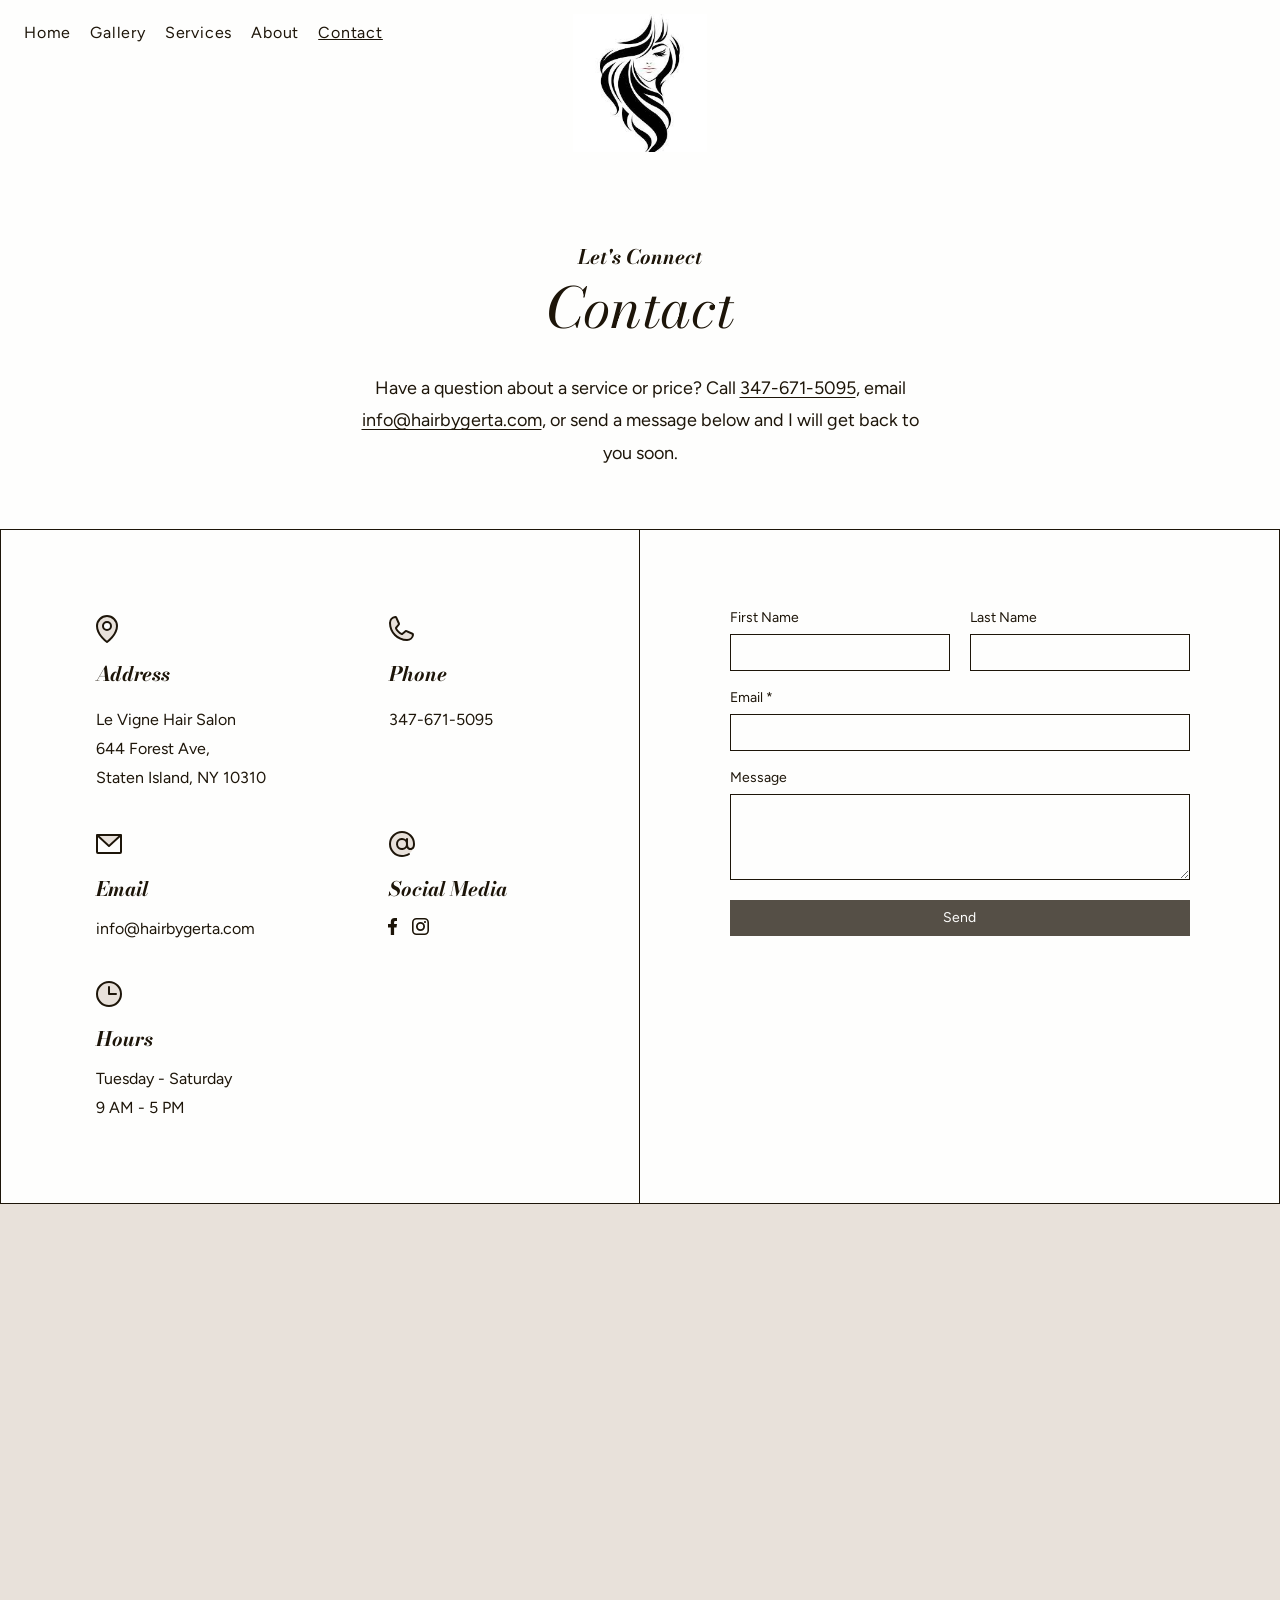
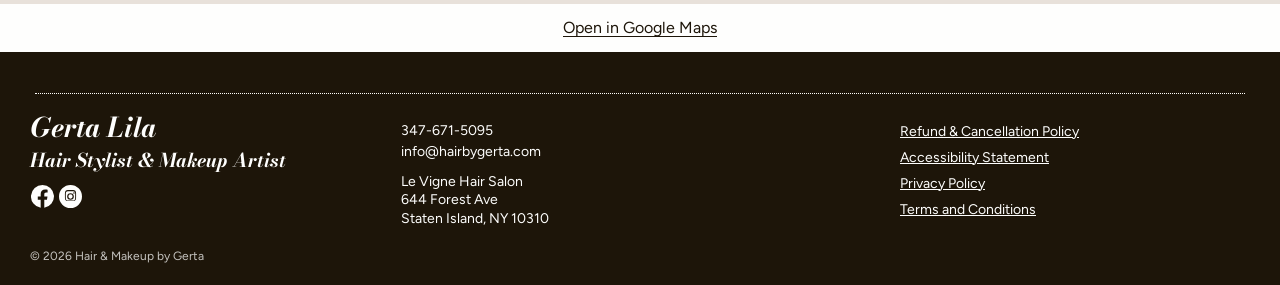
<file: contact/index.html>
<!doctype html>
<html lang="en">
<head>
<meta charset="utf-8">
<meta name="viewport" content="width=device-width, initial-scale=1, viewport-fit=cover">
<title>Contact | Hair &amp; Makeup by Gerta, Staten Island NY</title>
<meta name="description" content="Contact Gerta Lila at Le Vigne Hair Salon, 644 Forest Ave, Staten Island, NY 10310. Call 347-671-5095 or email info@hairbygerta.com.">
<link rel="canonical" href="https://www.hairbygerta.com/contact/">
<meta property="og:type" content="website">
<meta property="og:locale" content="en_US">
<meta property="og:site_name" content="Hair &amp; Makeup by Gerta">
<meta property="og:title" content="Contact | Hair &amp; Makeup by Gerta, Staten Island NY">
<meta property="og:description" content="Contact Gerta Lila at Le Vigne Hair Salon, 644 Forest Ave, Staten Island, NY 10310. Call 347-671-5095 or email info@hairbygerta.com.">
<meta property="og:url" content="https://www.hairbygerta.com/contact/">
<meta property="og:image" content="https://www.hairbygerta.com/images/share.jpg">
<meta property="og:image:width" content="1200">
<meta property="og:image:height" content="630">
<meta property="og:image:alt" content="Hair &amp; Makeup by Gerta, hair stylist and makeup artist at Le Vigne Hair Salon, Staten Island, NY, with two photos of long styled hair">
<meta name="twitter:card" content="summary_large_image">
<meta name="twitter:title" content="Contact | Hair &amp; Makeup by Gerta, Staten Island NY">
<meta name="twitter:description" content="Contact Gerta Lila at Le Vigne Hair Salon, 644 Forest Ave, Staten Island, NY 10310. Call 347-671-5095 or email info@hairbygerta.com.">
<meta name="twitter:image" content="https://www.hairbygerta.com/images/share.jpg">
<meta name="twitter:image:alt" content="Hair &amp; Makeup by Gerta, hair stylist and makeup artist at Le Vigne Hair Salon, Staten Island, NY, with two photos of long styled hair">
<link rel="icon" href="../favicon.ico" sizes="any">
<link rel="icon" type="image/png" href="../images/favicon.png">
<link rel="icon" type="image/png" sizes="192x192" href="../images/icon-192.png">
<link rel="apple-touch-icon" href="../images/apple-touch-icon.png">
<meta name="apple-mobile-web-app-title" content="HairByGerta">
<meta name="theme-color" content="#fefefd">
<link rel="preload" href="../fonts/figtree-latin.woff2" as="font" type="font/woff2" crossorigin>
<link rel="preload" href="../fonts/bodoni-moda-italic-latin.woff2" as="font" type="font/woff2" crossorigin>
<link rel="stylesheet" href="../css/style.css">
<script>document.documentElement.classList.add("js");document.addEventListener("DOMContentLoaded",function(){if(typeof BOOKING_URL!=="string"){document.documentElement.classList.remove("js")}})</script>
</head>
<body class="page-contact">
<a class="skip" href="#main">Skip to main content</a>
<header class="site-header">
  <div class="inner">
    <a class="logo" href="../" aria-label="Hair &amp; Makeup by Gerta home"><img src="../images/logo.jpg" alt="Hair &amp; Makeup by Gerta logo" width="134" height="138"></a>
    <button class="menu-btn" type="button" aria-label="Menu" aria-expanded="false" aria-controls="main-nav"><span></span><span></span><span></span></button>
    <nav class="main-nav" id="main-nav" aria-label="Main">
      <ul>
        <li><a href="../">Home</a></li>
        <li><a href="../gallery/">Gallery</a></li>
        <li><a href="../book-online/">Services</a></li>
        <li><a href="../about/">About</a></li>
        <li><a href="../contact/" aria-current="page">Contact</a></li>
      </ul>
      <div class="nav-more">
        <p class="nav-fact"><svg class="nav-icon" viewBox="0 0 256 256" width="20" height="20" fill="currentColor" aria-hidden="true" focusable="false"><path d="M128 24a104 104 0 1 0 104 104A104.11 104.11 0 0 0 128 24m0 192a88 88 0 1 1 88-88a88.1 88.1 0 0 1-88 88m64-88a8 8 0 0 1-8 8h-56a8 8 0 0 1-8-8V72a8 8 0 0 1 16 0v48h48a8 8 0 0 1 8 8"/></svg><span>Tuesday - Saturday, <span class="nowrap">9 AM - 5 PM</span></span></p>
        <p class="nav-fact"><a href="https://www.google.com/maps/search/?api=1&amp;query=644+Forest+Ave,+Staten+Island,+NY+10310" target="_blank" rel="noopener"><svg class="nav-icon" viewBox="0 0 256 256" width="20" height="20" fill="currentColor" aria-hidden="true" focusable="false"><path d="M128 64a40 40 0 1 0 40 40a40 40 0 0 0-40-40m0 64a24 24 0 1 1 24-24a24 24 0 0 1-24 24m0-112a88.1 88.1 0 0 0-88 88c0 31.4 14.51 64.68 42 96.25a254.2 254.2 0 0 0 41.45 38.3a8 8 0 0 0 9.18 0a254.2 254.2 0 0 0 41.37-38.3c27.45-31.57 42-64.85 42-96.25a88.1 88.1 0 0 0-88-88m0 206c-16.53-13-72-60.75-72-118a72 72 0 0 1 144 0c0 57.23-55.47 105-72 118"/></svg><span>644 Forest Ave, <span class="nowrap">Staten Island, NY 10310</span></span></a></p>
        <div class="social">
          <a href="https://www.facebook.com/profile.php?id=61596324347147" target="_blank" rel="noopener" aria-label="Facebook"><svg viewBox="0 0 23 23" width="23" height="23" aria-hidden="true" focusable="false"><path fill-rule="evenodd" d="M9.8 20v-7.6H7V9h2.8V6.8A3.8 3.8 0 0 1 13.6 3H16v3h-1.6a1.3 1.3 0 0 0-1.3 1.3V9H16l-.5 3.4h-2.4V20z"/></svg></a>
          <a href="https://www.instagram.com/hairbygerta/" target="_blank" rel="noopener" aria-label="Instagram"><svg viewBox="0 0 23 23" width="23" height="23" aria-hidden="true" focusable="false"><path fill-rule="evenodd" d="M7.5 3h8A4.5 4.5 0 0 1 20 7.5v8a4.5 4.5 0 0 1-4.5 4.5h-8A4.5 4.5 0 0 1 3 15.5v-8A4.5 4.5 0 0 1 7.5 3zM7.5 4.6a2.9 2.9 0 0 0-2.9 2.9v8a2.9 2.9 0 0 0 2.9 2.9h8a2.9 2.9 0 0 0 2.9-2.9v-8a2.9 2.9 0 0 0-2.9-2.9zM11.5 7a4.5 4.5 0 1 1 0 9 4.5 4.5 0 0 1 0-9zm0 1.8a2.7 2.7 0 1 0 0 5.4 2.7 2.7 0 0 0 0-5.4zM16 5.9a1.1 1.1 0 1 1 0 2.2 1.1 1.1 0 0 1 0-2.2z"/></svg></a>
        </div>
        <div class="nav-calls">
          <a class="nav-call nav-text" href="sms:+13476715095?&amp;body=Hi%20Gerta%2C%20I%27d%20like%20to%20book%20an%20appointment."><svg class="call-bar-icon" viewBox="0 0 256 256" width="20" height="20" fill="currentColor" aria-hidden="true" focusable="false"><path d="M120 128a16 16 0 1 1-16-16a16 16 0 0 1 16 16m32-16a16 16 0 1 0 16 16a16 16 0 0 0-16-16m84 16a108 108 0 0 1-157.23 96.15L46.34 235A20 20 0 0 1 21 209.66l10.81-32.43A108 108 0 1 1 236 128m-24 0a84 84 0 1 0-156.73 42.06a12 12 0 0 1 1 9.81l-9.93 29.79l29.79-9.93a12.1 12.1 0 0 1 3.8-.62a12 12 0 0 1 6 1.62A84 84 0 0 0 212 128"/></svg><span class="call-bar-label">Text me</span></a>
          <a class="nav-call" href="tel:+1-347-671-5095"><svg class="call-bar-icon" viewBox="0 0 256 256" width="20" height="20" fill="currentColor" aria-hidden="true" focusable="false"><path d="m224 154.8l-47.09-21.11l-.18-.08a19.94 19.94 0 0 0-19 1.75a13 13 0 0 0-1.12.84l-22.31 19c-13-7.05-26.43-20.37-33.49-33.21l19.06-22.66a12 12 0 0 0 .85-1.15a20 20 0 0 0 1.66-18.83a1.4 1.4 0 0 1-.08-.18L101.2 32a20.06 20.06 0 0 0-20.78-11.85A60.27 60.27 0 0 0 28 80c0 81.61 66.39 148 148 148a60.27 60.27 0 0 0 59.85-52.42A20.06 20.06 0 0 0 224 154.8M176 204A124.15 124.15 0 0 1 52 80a36.29 36.29 0 0 1 28.48-35.54l18.82 42l-19.16 22.82a12 12 0 0 0-.86 1.16A20 20 0 0 0 78 130.08c9.42 19.28 28.83 38.56 48.31 48a20 20 0 0 0 19.69-1.45a12 12 0 0 0 1.11-.85l22.43-19.07l42 18.81A36.29 36.29 0 0 1 176 204"/></svg><span class="call-bar-label">Call me</span></a>
        </div>
      </div>
    </nav>
  </div>
</header>
<main id="main">
<div class="contact-head">
  <p class="kicker serif">Let's Connect</p>
  <h1>Contact</h1>
  <p class="contact-intro">Have a question about a service or price? Call <a href="tel:+1-347-671-5095">347-671-5095</a>, email <a href="mailto:info@hairbygerta.com">info@hairbygerta.com</a>, or send a message below and I will get back to you soon.</p>
</div>
<div class="contact">
  <div class="info">
    <div class="info-item">
      <svg class="info-icon icon-address" viewBox="0 0 256 256" width="28" height="28" fill="currentColor" aria-hidden="true" focusable="false"><path class="tone" opacity=".2" d="M128 24a80 80 0 0 0-80 80c0 72 80 128 80 128s80-56 80-128a80 80 0 0 0-80-80m0 112a32 32 0 1 1 32-32a32 32 0 0 1-32 32"/><path d="M128 64a40 40 0 1 0 40 40a40 40 0 0 0-40-40m0 64a24 24 0 1 1 24-24a24 24 0 0 1-24 24m0-112a88.1 88.1 0 0 0-88 88c0 31.4 14.51 64.68 42 96.25a254.2 254.2 0 0 0 41.45 38.3a8 8 0 0 0 9.18 0a254.2 254.2 0 0 0 41.37-38.3c27.45-31.57 42-64.85 42-96.25a88.1 88.1 0 0 0-88-88m0 206c-16.53-13-72-60.75-72-118a72 72 0 0 1 144 0c0 57.23-55.47 105-72 118"/></svg>
      <h2 class="serif">Address</h2>
      <p>Le Vigne Hair Salon</p>
      <p><a class="map-link" href="https://www.google.com/maps/search/?api=1&amp;query=644+Forest+Ave,+Staten+Island,+NY+10310" target="_blank" rel="noopener">644 Forest Ave, <span class="nowrap">Staten Island, NY 10310</span></a></p>
    </div>
    <div class="info-item">
      <svg class="info-icon icon-phone" viewBox="0 0 256 256" width="28" height="28" fill="currentColor" aria-hidden="true" focusable="false"><path class="tone" opacity=".2" d="M223.94 174.08A48.33 48.33 0 0 1 176 216A136 136 0 0 1 40 80a48.33 48.33 0 0 1 41.92-47.94a8 8 0 0 1 8.3 4.8l21.13 47.2a8 8 0 0 1-.66 7.53L89.32 117a7.93 7.93 0 0 0-.54 7.81c8.27 16.93 25.77 34.22 42.75 42.41a7.92 7.92 0 0 0 7.83-.59l25-21.3a8 8 0 0 1 7.59-.69l47.16 21.13a8 8 0 0 1 4.83 8.31"/><path d="m222.37 158.46l-47.11-21.11l-.13-.06a16 16 0 0 0-15.17 1.4a8 8 0 0 0-.75.56L134.87 160c-15.42-7.49-31.34-23.29-38.83-38.51l20.78-24.71c.2-.25.39-.5.57-.77a16 16 0 0 0 1.32-15.06v-.12L97.54 33.64a16 16 0 0 0-16.62-9.52A56.26 56.26 0 0 0 32 80c0 79.4 64.6 144 144 144a56.26 56.26 0 0 0 55.88-48.92a16 16 0 0 0-9.51-16.62M176 208A128.14 128.14 0 0 1 48 80a40.2 40.2 0 0 1 34.87-40a.6.6 0 0 0 0 .12l21 47l-20.67 24.74a6 6 0 0 0-.57.77a16 16 0 0 0-1 15.7c9.06 18.53 27.73 37.06 46.46 46.11a16 16 0 0 0 15.75-1.14a8 8 0 0 0 .74-.56L168.89 152l47 21.05h.11A40.21 40.21 0 0 1 176 208"/></svg>
      <h2 class="serif">Phone</h2>
      <p><a href="tel:+1-347-671-5095">347-671-5095</a></p>
    </div>
    <div class="info-item">
      <svg class="info-icon icon-email" viewBox="0 0 256 256" width="28" height="28" fill="currentColor" aria-hidden="true" focusable="false"><path class="tone" opacity=".2" d="m224 56l-96 88l-96-88Z"/><path d="M224 48H32a8 8 0 0 0-8 8v136a16 16 0 0 0 16 16h176a16 16 0 0 0 16-16V56a8 8 0 0 0-8-8m-20.57 16L128 133.15L52.57 64ZM216 192H40V74.19l82.59 75.71a8 8 0 0 0 10.82 0L216 74.19z"/></svg>
      <h2 class="serif">Email</h2>
      <p><a href="mailto:info@hairbygerta.com">info@hairbygerta.com</a></p>
    </div>
    <div class="info-item">
      <svg class="info-icon icon-social" viewBox="0 0 256 256" width="28" height="28" fill="currentColor" aria-hidden="true" focusable="false"><path class="tone" opacity=".2" d="M224 128a96 96 0 1 1-96-96a96 96 0 0 1 96 96"/><path d="M128 24a104 104 0 0 0 0 208c21.51 0 44.1-6.48 60.43-17.33a8 8 0 0 0-8.86-13.33C166 210.38 146.21 216 128 216a88 88 0 1 1 88-88c0 26.45-10.88 32-20 32s-20-5.55-20-32V88a8 8 0 0 0-16 0v4.26a48 48 0 1 0 5.93 65.1c6 12 16.35 18.64 30.07 18.64c22.54 0 36-17.94 36-48A104.11 104.11 0 0 0 128 24m0 136a32 32 0 1 1 32-32a32 32 0 0 1-32 32"/></svg>
      <h2 class="serif">Social Media</h2>
      <div class="social">
        <a href="https://www.facebook.com/profile.php?id=61596324347147" target="_blank" rel="noopener" aria-label="Facebook"><svg viewBox="0 0 23 23" width="23" height="23" aria-hidden="true" focusable="false"><path fill-rule="evenodd" d="M9.8 20v-7.6H7V9h2.8V6.8A3.8 3.8 0 0 1 13.6 3H16v3h-1.6a1.3 1.3 0 0 0-1.3 1.3V9H16l-.5 3.4h-2.4V20z"/></svg></a>
        <a href="https://www.instagram.com/hairbygerta/" target="_blank" rel="noopener" aria-label="Instagram"><svg viewBox="0 0 23 23" width="23" height="23" aria-hidden="true" focusable="false"><path fill-rule="evenodd" d="M7.5 3h8A4.5 4.5 0 0 1 20 7.5v8a4.5 4.5 0 0 1-4.5 4.5h-8A4.5 4.5 0 0 1 3 15.5v-8A4.5 4.5 0 0 1 7.5 3zM7.5 4.6a2.9 2.9 0 0 0-2.9 2.9v8a2.9 2.9 0 0 0 2.9 2.9h8a2.9 2.9 0 0 0 2.9-2.9v-8a2.9 2.9 0 0 0-2.9-2.9zM11.5 7a4.5 4.5 0 1 1 0 9 4.5 4.5 0 0 1 0-9zm0 1.8a2.7 2.7 0 1 0 0 5.4 2.7 2.7 0 0 0 0-5.4zM16 5.9a1.1 1.1 0 1 1 0 2.2 1.1 1.1 0 0 1 0-2.2z"/></svg></a>
      </div>
    </div>
    <div class="info-item">
      <svg class="info-icon icon-hours" viewBox="0 0 256 256" width="28" height="28" fill="currentColor" aria-hidden="true" focusable="false"><path class="tone" opacity=".2" d="M224 128a96 96 0 1 1-96-96a96 96 0 0 1 96 96"/><path d="M128 24a104 104 0 1 0 104 104A104.11 104.11 0 0 0 128 24m0 192a88 88 0 1 1 88-88a88.1 88.1 0 0 1-88 88m64-88a8 8 0 0 1-8 8h-56a8 8 0 0 1-8-8V72a8 8 0 0 1 16 0v48h48a8 8 0 0 1 8 8"/></svg>
      <h2 class="serif">Hours</h2>
      <p>Tuesday - Saturday</p>
      <p>9 AM - 5 PM</p>
    </div>
  </div>
  <form id="contact-form" class="contact-form" data-mailto="mailto:info@hairbygerta.com" data-sent="Thanks! Your email app should open now with your message. Press send there. If no email app opens, email info@hairbygerta.com or call 347-671-5095." aria-labelledby="form-heading">
    <h2 class="form-heading serif" id="form-heading">Send a Message</h2>
    <div class="row">
      <div>
        <label for="first-name">First Name</label>
        <input id="first-name" name="first-name" type="text" autocomplete="given-name" autocapitalize="words">
      </div>
      <div>
        <label for="last-name">Last Name</label>
        <input id="last-name" name="last-name" type="text" autocomplete="family-name" autocapitalize="words">
      </div>
    </div>
    <label for="email">Email <span aria-hidden="true">*</span></label>
    <input id="email" name="email" type="email" autocomplete="email" autocapitalize="none" spellcheck="false" required aria-describedby="email-error">
    <p class="field-error" id="email-error" data-missing="Please enter your email address, so I can reply." data-invalid="Please check your email address. It should look like name@example.com." hidden></p>
    <label for="message">Message</label>
    <textarea id="message" name="message" rows="4"></textarea>
    <button type="submit">Send</button>
    <p class="form-note" role="status"></p>
    <p class="form-alt" hidden>No email app on this phone? <a class="sms-link" href="sms:+13476715095">Send it as a text message</a> instead.</p>
  </form>
</div>
<div class="map">
  <iframe data-src="https://www.google.com/maps?q=Le+Vigne+Hair+Salon,+644+Forest+Ave,+Staten+Island,+NY+10310&amp;output=embed" title="Map of Le Vigne Hair Salon, 644 Forest Ave, Staten Island, NY 10310" loading="lazy"></iframe>
  <p class="map-open"><a href="https://www.google.com/maps/search/?api=1&amp;query=644+Forest+Ave,+Staten+Island,+NY+10310" target="_blank" rel="noopener">Open in Google Maps</a></p>
</div>
</main>
<aside class="call-bar" aria-label="Text or call Gerta">
  <a class="call-bar-text" href="sms:+13476715095?&amp;body=Hi%20Gerta%2C%20I%27d%20like%20to%20book%20an%20appointment."><svg class="call-bar-icon" viewBox="0 0 256 256" width="20" height="20" fill="currentColor" aria-hidden="true" focusable="false"><path d="M120 128a16 16 0 1 1-16-16a16 16 0 0 1 16 16m32-16a16 16 0 1 0 16 16a16 16 0 0 0-16-16m84 16a108 108 0 0 1-157.23 96.15L46.34 235A20 20 0 0 1 21 209.66l10.81-32.43A108 108 0 1 1 236 128m-24 0a84 84 0 1 0-156.73 42.06a12 12 0 0 1 1 9.81l-9.93 29.79l29.79-9.93a12.1 12.1 0 0 1 3.8-.62a12 12 0 0 1 6 1.62A84 84 0 0 0 212 128"/></svg><span class="call-bar-label">Text me</span></a>
  <a class="call-bar-call" href="tel:+1-347-671-5095"><svg class="call-bar-icon" viewBox="0 0 256 256" width="20" height="20" fill="currentColor" aria-hidden="true" focusable="false"><path d="m224 154.8l-47.09-21.11l-.18-.08a19.94 19.94 0 0 0-19 1.75a13 13 0 0 0-1.12.84l-22.31 19c-13-7.05-26.43-20.37-33.49-33.21l19.06-22.66a12 12 0 0 0 .85-1.15a20 20 0 0 0 1.66-18.83a1.4 1.4 0 0 1-.08-.18L101.2 32a20.06 20.06 0 0 0-20.78-11.85A60.27 60.27 0 0 0 28 80c0 81.61 66.39 148 148 148a60.27 60.27 0 0 0 59.85-52.42A20.06 20.06 0 0 0 224 154.8M176 204A124.15 124.15 0 0 1 52 80a36.29 36.29 0 0 1 28.48-35.54l18.82 42l-19.16 22.82a12 12 0 0 0-.86 1.16A20 20 0 0 0 78 130.08c9.42 19.28 28.83 38.56 48.31 48a20 20 0 0 0 19.69-1.45a12 12 0 0 0 1.11-.85l22.43-19.07l42 18.81A36.29 36.29 0 0 1 176 204"/></svg><span class="call-bar-label">Call me</span></a>
</aside>
<footer class="site-footer">
  <div class="inner">
    <hr class="foot-rule">
    <div class="foot-cols">
      <div class="foot-brand">
        <p class="foot-name serif">Gerta Lila</p>
        <p class="foot-role serif">Hair Stylist &amp; Makeup Artist</p>
        <div class="social">
          <a href="https://www.facebook.com/profile.php?id=61596324347147" target="_blank" rel="noopener" aria-label="Facebook"><svg viewBox="0 0 24 24" width="23" height="23" aria-hidden="true" focusable="false"><path d="M12 0a12 12 0 0 0-1.9 23.85v-8.4H7.08V12h3.04V9.36c0-3 1.79-4.67 4.53-4.67 1.31 0 2.68.24 2.68.24v2.95h-1.51c-1.49 0-1.95.93-1.95 1.87V12h3.32l-.53 3.45h-2.79v8.4A12 12 0 0 0 12 0z"/></svg></a>
          <a href="https://www.instagram.com/hairbygerta/" target="_blank" rel="noopener" aria-label="Instagram"><svg viewBox="0 0 24 24" width="23" height="23" aria-hidden="true" focusable="false"><path d="M12 0a12 12 0 1 0 0 24 12 12 0 0 0 0-24zm0 5.2c1.85 0 2.08 0 2.8.04 1.98.09 2.9 1.03 2.99 2.99.03.72.04.95.04 2.77s0 2.05-.04 2.77c-.09 1.95-1 2.9-2.99 2.99-.72.03-.95.04-2.8.04s-2.07 0-2.79-.04c-1.98-.09-2.9-1.04-2.99-2.99C6.2 13.05 6.2 12.82 6.2 11s0-2.05.04-2.77c.09-1.96 1.01-2.9 2.99-2.99.72-.03.95-.04 2.77-.04zm0 1.25c-1.8 0-2.02 0-2.73.04-1.4.06-2.06.73-2.12 2.12-.03.71-.04.92-.04 2.71s0 2 .04 2.71c.06 1.39.71 2.06 2.12 2.12.71.03.92.04 2.73.04s2.02 0 2.73-.04c1.4-.06 2.06-.73 2.12-2.12.03-.71.04-.92.04-2.71s0-2-.04-2.71c-.06-1.39-.72-2.06-2.12-2.12-.71-.03-.93-.04-2.73-.04zm0 2.07a3.48 3.48 0 1 1 0 6.96 3.48 3.48 0 0 1 0-6.96zm0 1.25a2.23 2.23 0 1 0 0 4.46 2.23 2.23 0 0 0 0-4.46zm3.62-2.2a.81.81 0 1 1 0 1.63.81.81 0 0 1 0-1.63z"/></svg></a>
        </div>
      </div>
      <div class="foot-contact">
        <p><a href="tel:+1-347-671-5095">347-671-5095</a></p>
        <p><a href="mailto:info@hairbygerta.com">info@hairbygerta.com</a></p>
        <p class="foot-addr">Le Vigne Hair Salon<br>644 Forest Ave<br>Staten Island, NY 10310</p>
      </div>
      <ul class="foot-links">
        <li><a href="../english-refund-policy/">Refund &amp; Cancellation Policy</a></li>
        <li><a href="../accessibility-statement/">Accessibility Statement</a></li>
        <li><a href="../english-privacy-policy/">Privacy Policy</a></li>
        <li><a href="../terms-conditions/">Terms and Conditions</a></li>
      </ul>
    </div>
    <p class="copy">&copy; <span data-year>2026</span> Hair &amp; Makeup by Gerta</p>
  </div>
</footer>
<script src="../js/site.js" defer></script>
</body>
</html>
</file>
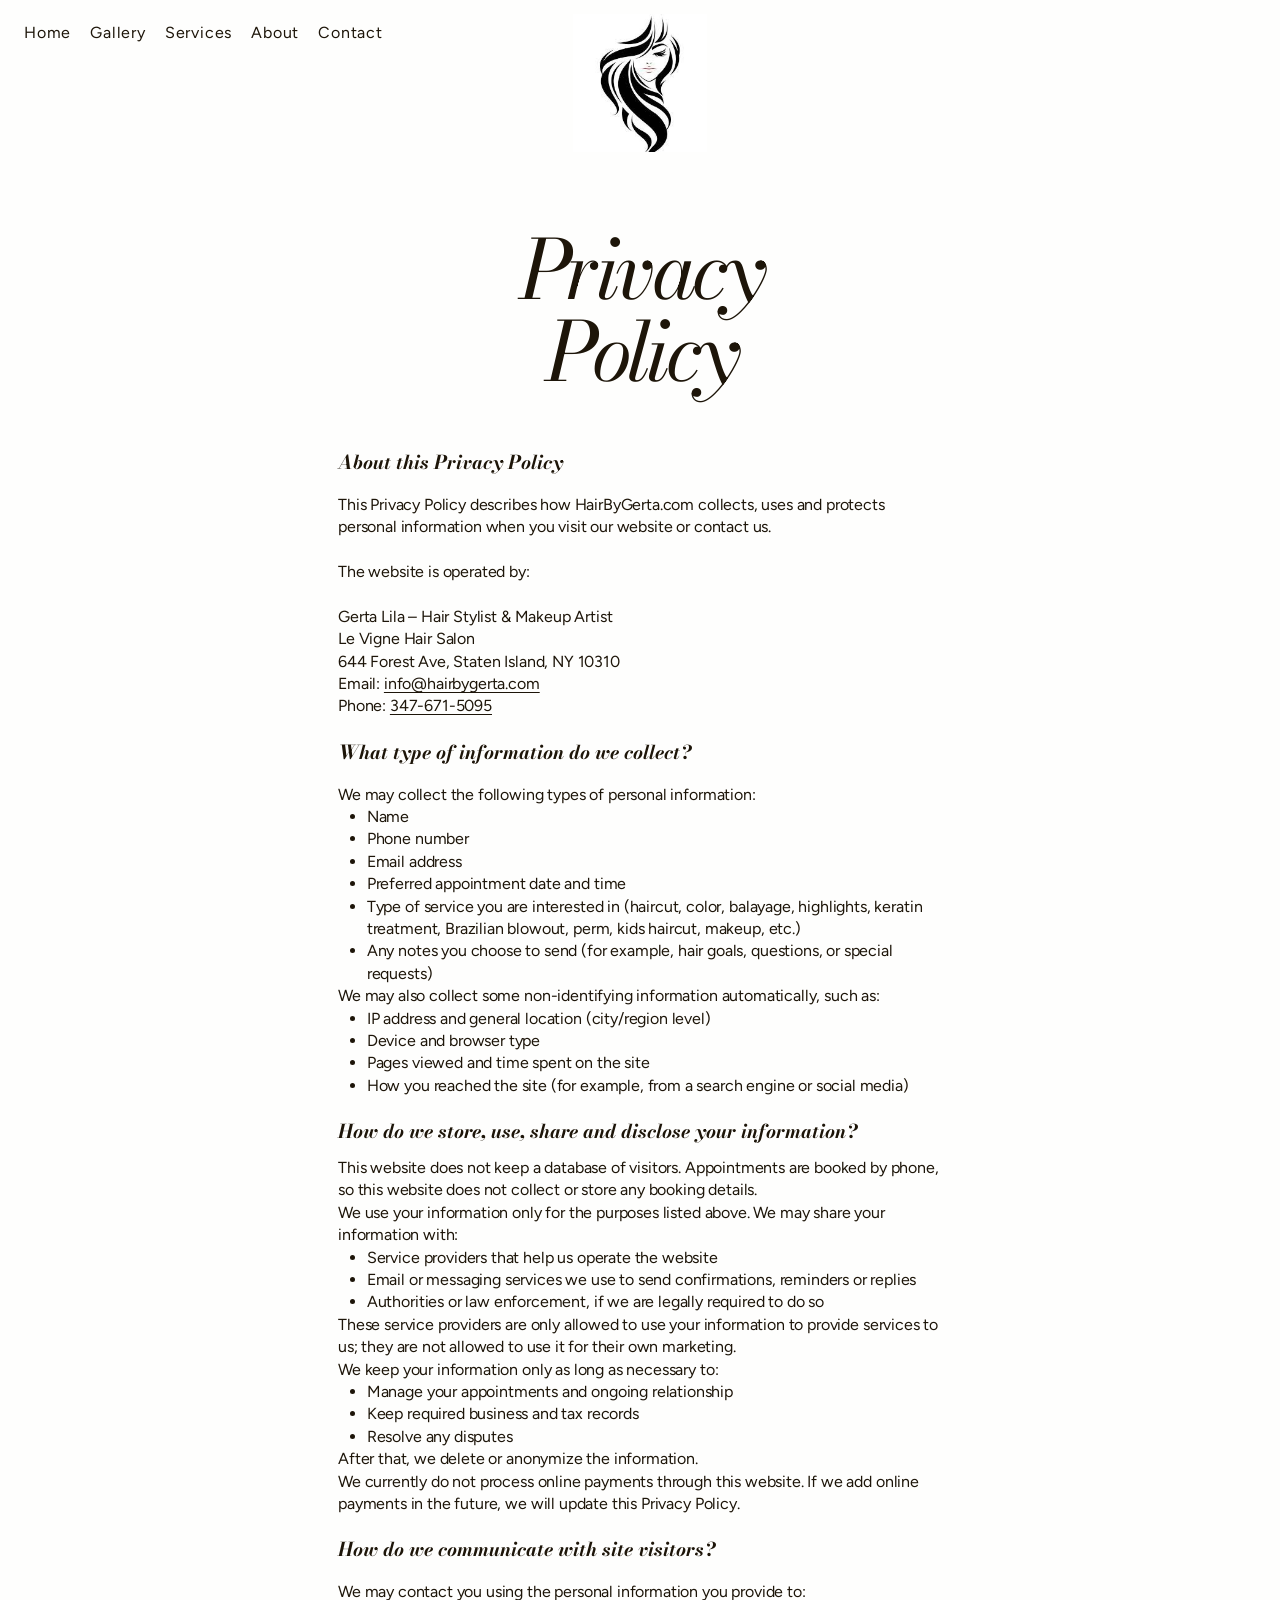
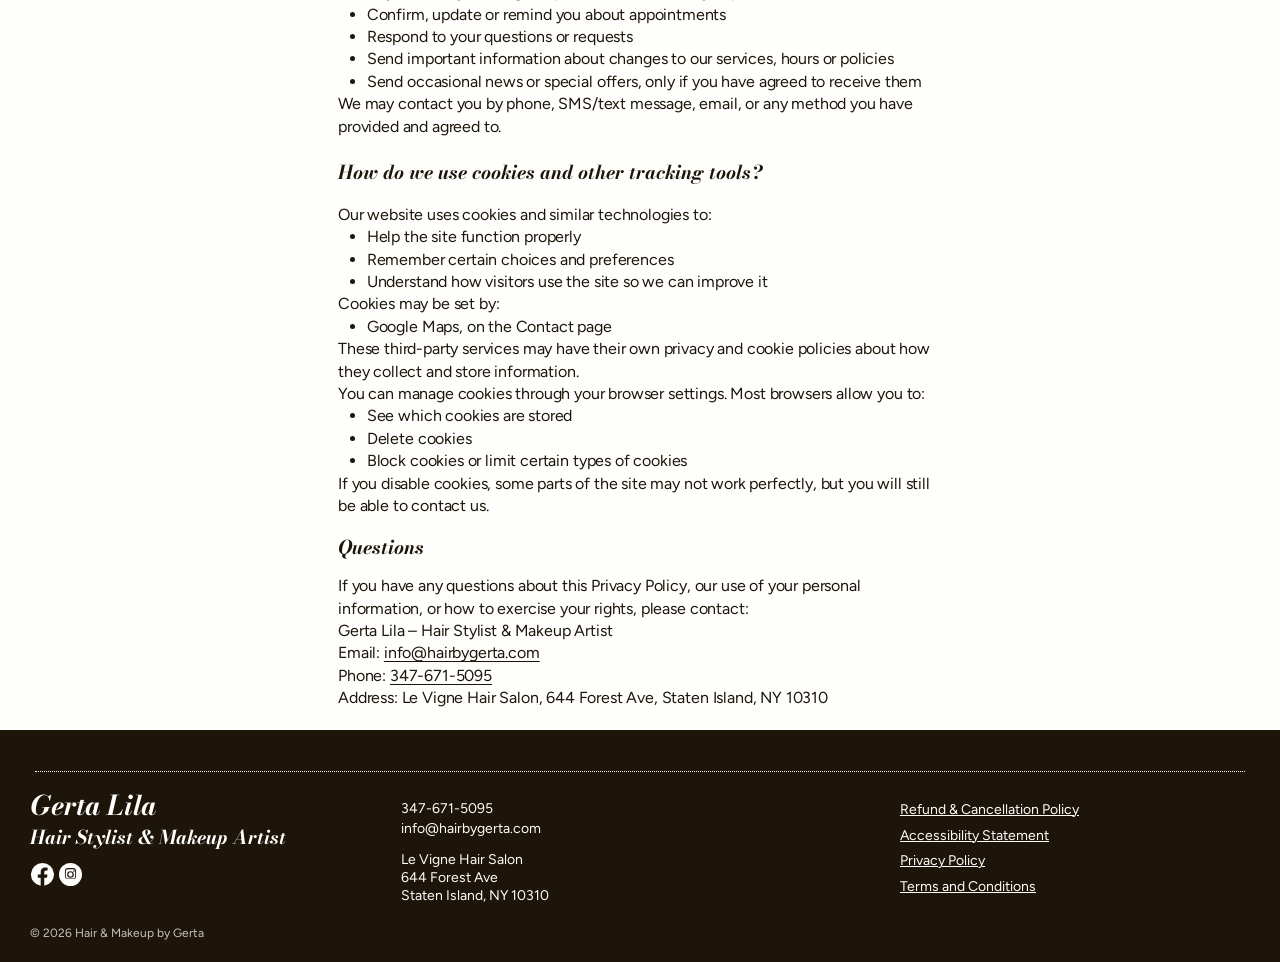
<file: english-privacy-policy/index.html>
<!doctype html>
<html lang="en">
<head>
<meta charset="utf-8">
<meta name="viewport" content="width=device-width, initial-scale=1, viewport-fit=cover">
<title>Privacy Policy | Hair &amp; Makeup by Gerta</title>
<meta name="description" content="Privacy Policy for HairByGerta.com – hair stylist &amp; makeup artist in Staten Island, NY. Learn how we collect, use and protect your personal information online.">
<link rel="canonical" href="https://www.hairbygerta.com/english-privacy-policy/">
<meta property="og:type" content="website">
<meta property="og:locale" content="en_US">
<meta property="og:site_name" content="Hair &amp; Makeup by Gerta">
<meta property="og:title" content="Privacy Policy | Hair &amp; Makeup by Gerta">
<meta property="og:description" content="Privacy Policy for HairByGerta.com – hair stylist &amp; makeup artist in Staten Island, NY. Learn how we collect, use and protect your personal information online.">
<meta property="og:url" content="https://www.hairbygerta.com/english-privacy-policy/">
<meta property="og:image" content="https://www.hairbygerta.com/images/share.jpg">
<meta property="og:image:width" content="1200">
<meta property="og:image:height" content="630">
<meta property="og:image:alt" content="Hair &amp; Makeup by Gerta, hair stylist and makeup artist at Le Vigne Hair Salon, Staten Island, NY, with two photos of long styled hair">
<meta name="twitter:card" content="summary_large_image">
<meta name="twitter:title" content="Privacy Policy | Hair &amp; Makeup by Gerta">
<meta name="twitter:description" content="Privacy Policy for HairByGerta.com – hair stylist &amp; makeup artist in Staten Island, NY. Learn how we collect, use and protect your personal information online.">
<meta name="twitter:image" content="https://www.hairbygerta.com/images/share.jpg">
<meta name="twitter:image:alt" content="Hair &amp; Makeup by Gerta, hair stylist and makeup artist at Le Vigne Hair Salon, Staten Island, NY, with two photos of long styled hair">
<link rel="icon" href="../favicon.ico" sizes="any">
<link rel="icon" type="image/png" href="../images/favicon.png">
<link rel="icon" type="image/png" sizes="192x192" href="../images/icon-192.png">
<link rel="apple-touch-icon" href="../images/apple-touch-icon.png">
<meta name="apple-mobile-web-app-title" content="HairByGerta">
<meta name="theme-color" content="#fefefd">
<link rel="preload" href="../fonts/figtree-latin.woff2" as="font" type="font/woff2" crossorigin>
<link rel="preload" href="../fonts/bodoni-moda-italic-latin.woff2" as="font" type="font/woff2" crossorigin>
<link rel="stylesheet" href="../css/style.css">
<script>document.documentElement.classList.add("js");document.addEventListener("DOMContentLoaded",function(){if(typeof BOOKING_URL!=="string"){document.documentElement.classList.remove("js")}})</script>
</head>
<body class="page-english-privacy-policy">
<a class="skip" href="#main">Skip to main content</a>
<header class="site-header">
  <div class="inner">
    <a class="logo" href="../" aria-label="Hair &amp; Makeup by Gerta home"><img src="../images/logo.jpg" alt="Hair &amp; Makeup by Gerta logo" width="134" height="138"></a>
    <button class="menu-btn" type="button" aria-label="Menu" aria-expanded="false" aria-controls="main-nav"><span></span><span></span><span></span></button>
    <nav class="main-nav" id="main-nav" aria-label="Main">
      <ul>
        <li><a href="../">Home</a></li>
        <li><a href="../gallery/">Gallery</a></li>
        <li><a href="../book-online/">Services</a></li>
        <li><a href="../about/">About</a></li>
        <li><a href="../contact/">Contact</a></li>
      </ul>
      <div class="nav-more">
        <p class="nav-fact"><svg class="nav-icon" viewBox="0 0 256 256" width="20" height="20" fill="currentColor" aria-hidden="true" focusable="false"><path d="M128 24a104 104 0 1 0 104 104A104.11 104.11 0 0 0 128 24m0 192a88 88 0 1 1 88-88a88.1 88.1 0 0 1-88 88m64-88a8 8 0 0 1-8 8h-56a8 8 0 0 1-8-8V72a8 8 0 0 1 16 0v48h48a8 8 0 0 1 8 8"/></svg><span>Tuesday - Saturday, <span class="nowrap">9 AM - 5 PM</span></span></p>
        <p class="nav-fact"><a href="https://www.google.com/maps/search/?api=1&amp;query=644+Forest+Ave,+Staten+Island,+NY+10310" target="_blank" rel="noopener"><svg class="nav-icon" viewBox="0 0 256 256" width="20" height="20" fill="currentColor" aria-hidden="true" focusable="false"><path d="M128 64a40 40 0 1 0 40 40a40 40 0 0 0-40-40m0 64a24 24 0 1 1 24-24a24 24 0 0 1-24 24m0-112a88.1 88.1 0 0 0-88 88c0 31.4 14.51 64.68 42 96.25a254.2 254.2 0 0 0 41.45 38.3a8 8 0 0 0 9.18 0a254.2 254.2 0 0 0 41.37-38.3c27.45-31.57 42-64.85 42-96.25a88.1 88.1 0 0 0-88-88m0 206c-16.53-13-72-60.75-72-118a72 72 0 0 1 144 0c0 57.23-55.47 105-72 118"/></svg><span>644 Forest Ave, <span class="nowrap">Staten Island, NY 10310</span></span></a></p>
        <div class="social">
          <a href="https://www.facebook.com/profile.php?id=61596324347147" target="_blank" rel="noopener" aria-label="Facebook"><svg viewBox="0 0 23 23" width="23" height="23" aria-hidden="true" focusable="false"><path fill-rule="evenodd" d="M9.8 20v-7.6H7V9h2.8V6.8A3.8 3.8 0 0 1 13.6 3H16v3h-1.6a1.3 1.3 0 0 0-1.3 1.3V9H16l-.5 3.4h-2.4V20z"/></svg></a>
          <a href="https://www.instagram.com/hairbygerta/" target="_blank" rel="noopener" aria-label="Instagram"><svg viewBox="0 0 23 23" width="23" height="23" aria-hidden="true" focusable="false"><path fill-rule="evenodd" d="M7.5 3h8A4.5 4.5 0 0 1 20 7.5v8a4.5 4.5 0 0 1-4.5 4.5h-8A4.5 4.5 0 0 1 3 15.5v-8A4.5 4.5 0 0 1 7.5 3zM7.5 4.6a2.9 2.9 0 0 0-2.9 2.9v8a2.9 2.9 0 0 0 2.9 2.9h8a2.9 2.9 0 0 0 2.9-2.9v-8a2.9 2.9 0 0 0-2.9-2.9zM11.5 7a4.5 4.5 0 1 1 0 9 4.5 4.5 0 0 1 0-9zm0 1.8a2.7 2.7 0 1 0 0 5.4 2.7 2.7 0 0 0 0-5.4zM16 5.9a1.1 1.1 0 1 1 0 2.2 1.1 1.1 0 0 1 0-2.2z"/></svg></a>
        </div>
        <div class="nav-calls">
          <a class="nav-call nav-text" href="sms:+13476715095?&amp;body=Hi%20Gerta%2C%20I%27d%20like%20to%20book%20an%20appointment."><svg class="call-bar-icon" viewBox="0 0 256 256" width="20" height="20" fill="currentColor" aria-hidden="true" focusable="false"><path d="M120 128a16 16 0 1 1-16-16a16 16 0 0 1 16 16m32-16a16 16 0 1 0 16 16a16 16 0 0 0-16-16m84 16a108 108 0 0 1-157.23 96.15L46.34 235A20 20 0 0 1 21 209.66l10.81-32.43A108 108 0 1 1 236 128m-24 0a84 84 0 1 0-156.73 42.06a12 12 0 0 1 1 9.81l-9.93 29.79l29.79-9.93a12.1 12.1 0 0 1 3.8-.62a12 12 0 0 1 6 1.62A84 84 0 0 0 212 128"/></svg><span class="call-bar-label">Text me</span></a>
          <a class="nav-call" href="tel:+1-347-671-5095"><svg class="call-bar-icon" viewBox="0 0 256 256" width="20" height="20" fill="currentColor" aria-hidden="true" focusable="false"><path d="m224 154.8l-47.09-21.11l-.18-.08a19.94 19.94 0 0 0-19 1.75a13 13 0 0 0-1.12.84l-22.31 19c-13-7.05-26.43-20.37-33.49-33.21l19.06-22.66a12 12 0 0 0 .85-1.15a20 20 0 0 0 1.66-18.83a1.4 1.4 0 0 1-.08-.18L101.2 32a20.06 20.06 0 0 0-20.78-11.85A60.27 60.27 0 0 0 28 80c0 81.61 66.39 148 148 148a60.27 60.27 0 0 0 59.85-52.42A20.06 20.06 0 0 0 224 154.8M176 204A124.15 124.15 0 0 1 52 80a36.29 36.29 0 0 1 28.48-35.54l18.82 42l-19.16 22.82a12 12 0 0 0-.86 1.16A20 20 0 0 0 78 130.08c9.42 19.28 28.83 38.56 48.31 48a20 20 0 0 0 19.69-1.45a12 12 0 0 0 1.11-.85l22.43-19.07l42 18.81A36.29 36.29 0 0 1 176 204"/></svg><span class="call-bar-label">Call me</span></a>
        </div>
      </div>
    </nav>
  </div>
</header>
<main id="main">
<article class="legal">
  <h1>Privacy Policy</h1>
  <h2>About this Privacy Policy</h2>
  <p>This Privacy Policy describes how HairByGerta.com collects, uses and protects personal information when you visit our website or contact us.</p>
  <p>The website is operated by:</p>
  <p>Gerta Lila – Hair Stylist &amp; Makeup Artist<br>Le Vigne Hair Salon<br>644 Forest Ave, Staten Island, NY 10310<br>Email: <a href="mailto:info@hairbygerta.com">info@hairbygerta.com</a><br>Phone: <a href="tel:+1-347-671-5095">347-671-5095</a></p>
  <h2>What type of information do we collect?</h2>
  <p>We may collect the following types of personal information:</p>
  <ul>
    <li>Name</li>
    <li>Phone number</li>
    <li>Email address</li>
    <li>Preferred appointment date and time</li>
    <li>Type of service you are interested in (haircut, color, balayage, highlights, keratin treatment, Brazilian blowout, perm, kids haircut, makeup, etc.)</li>
    <li>Any notes you choose to send (for example, hair goals, questions, or special requests)</li>
  </ul>
  <p>We may also collect some non-identifying information automatically, such as:</p>
  <ul>
    <li>IP address and general location (city/region level)</li>
    <li>Device and browser type</li>
    <li>Pages viewed and time spent on the site</li>
    <li>How you reached the site (for example, from a search engine or social media)</li>
  </ul>
  <h2>How do we store, use, share and disclose your information?</h2>
  <p>This website does not keep a database of visitors. Appointments are booked by phone, so this website does not collect or store any booking details.</p>
  <p>We use your information only for the purposes listed above. We may share your information with:</p>
  <ul>
    <li>Service providers that help us operate the website</li>
    <li>Email or messaging services we use to send confirmations, reminders or replies</li>
    <li>Authorities or law enforcement, if we are legally required to do so</li>
  </ul>
  <p>These service providers are only allowed to use your information to provide services to us; they are not allowed to use it for their own marketing.</p>
  <p>We keep your information only as long as necessary to:</p>
  <ul>
    <li>Manage your appointments and ongoing relationship</li>
    <li>Keep required business and tax records</li>
    <li>Resolve any disputes</li>
  </ul>
  <p>After that, we delete or anonymize the information.</p>
  <p>We currently do not process online payments through this website. If we add online payments in the future, we will update this Privacy Policy.</p>
  <h2>How do we communicate with site visitors?</h2>
  <p>We may contact you using the personal information you provide to:</p>
  <ul>
    <li>Confirm, update or remind you about appointments</li>
    <li>Respond to your questions or requests</li>
    <li>Send important information about changes to our services, hours or policies</li>
    <li>Send occasional news or special offers, only if you have agreed to receive them</li>
  </ul>
  <p>We may contact you by phone, SMS/text message, email, or any method you have provided and agreed to.</p>
  <h2>How do we use cookies and other tracking tools?</h2>
  <p>Our website uses cookies and similar technologies to:</p>
  <ul>
    <li>Help the site function properly</li>
    <li>Remember certain choices and preferences</li>
    <li>Understand how visitors use the site so we can improve it</li>
  </ul>
  <p>Cookies may be set by:</p>
  <ul>
    <li>Google Maps, on the Contact page</li>
  </ul>
  <p>These third-party services may have their own privacy and cookie policies about how they collect and store information.</p>
  <p>You can manage cookies through your browser settings. Most browsers allow you to:</p>
  <ul>
    <li>See which cookies are stored</li>
    <li>Delete cookies</li>
    <li>Block cookies or limit certain types of cookies</li>
  </ul>
  <p>If you disable cookies, some parts of the site may not work perfectly, but you will still be able to contact us.</p>
  <h2>Questions</h2>
  <p>If you have any questions about this Privacy Policy, our use of your personal information, or how to exercise your rights, please contact:</p>
  <p>Gerta Lila – Hair Stylist &amp; Makeup Artist<br>Email: <a href="mailto:info@hairbygerta.com">info@hairbygerta.com</a><br>Phone: <a href="tel:+1-347-671-5095">347-671-5095</a><br>Address: Le Vigne Hair Salon, 644 Forest Ave, Staten Island, NY 10310</p>
</article>
</main>
<aside class="call-bar" aria-label="Text or call Gerta">
  <a class="call-bar-text" href="sms:+13476715095?&amp;body=Hi%20Gerta%2C%20I%27d%20like%20to%20book%20an%20appointment."><svg class="call-bar-icon" viewBox="0 0 256 256" width="20" height="20" fill="currentColor" aria-hidden="true" focusable="false"><path d="M120 128a16 16 0 1 1-16-16a16 16 0 0 1 16 16m32-16a16 16 0 1 0 16 16a16 16 0 0 0-16-16m84 16a108 108 0 0 1-157.23 96.15L46.34 235A20 20 0 0 1 21 209.66l10.81-32.43A108 108 0 1 1 236 128m-24 0a84 84 0 1 0-156.73 42.06a12 12 0 0 1 1 9.81l-9.93 29.79l29.79-9.93a12.1 12.1 0 0 1 3.8-.62a12 12 0 0 1 6 1.62A84 84 0 0 0 212 128"/></svg><span class="call-bar-label">Text me</span></a>
  <a class="call-bar-call" href="tel:+1-347-671-5095"><svg class="call-bar-icon" viewBox="0 0 256 256" width="20" height="20" fill="currentColor" aria-hidden="true" focusable="false"><path d="m224 154.8l-47.09-21.11l-.18-.08a19.94 19.94 0 0 0-19 1.75a13 13 0 0 0-1.12.84l-22.31 19c-13-7.05-26.43-20.37-33.49-33.21l19.06-22.66a12 12 0 0 0 .85-1.15a20 20 0 0 0 1.66-18.83a1.4 1.4 0 0 1-.08-.18L101.2 32a20.06 20.06 0 0 0-20.78-11.85A60.27 60.27 0 0 0 28 80c0 81.61 66.39 148 148 148a60.27 60.27 0 0 0 59.85-52.42A20.06 20.06 0 0 0 224 154.8M176 204A124.15 124.15 0 0 1 52 80a36.29 36.29 0 0 1 28.48-35.54l18.82 42l-19.16 22.82a12 12 0 0 0-.86 1.16A20 20 0 0 0 78 130.08c9.42 19.28 28.83 38.56 48.31 48a20 20 0 0 0 19.69-1.45a12 12 0 0 0 1.11-.85l22.43-19.07l42 18.81A36.29 36.29 0 0 1 176 204"/></svg><span class="call-bar-label">Call me</span></a>
</aside>
<footer class="site-footer">
  <div class="inner">
    <hr class="foot-rule">
    <div class="foot-cols">
      <div class="foot-brand">
        <p class="foot-name serif">Gerta Lila</p>
        <p class="foot-role serif">Hair Stylist &amp; Makeup Artist</p>
        <div class="social">
          <a href="https://www.facebook.com/profile.php?id=61596324347147" target="_blank" rel="noopener" aria-label="Facebook"><svg viewBox="0 0 24 24" width="23" height="23" aria-hidden="true" focusable="false"><path d="M12 0a12 12 0 0 0-1.9 23.85v-8.4H7.08V12h3.04V9.36c0-3 1.79-4.67 4.53-4.67 1.31 0 2.68.24 2.68.24v2.95h-1.51c-1.49 0-1.95.93-1.95 1.87V12h3.32l-.53 3.45h-2.79v8.4A12 12 0 0 0 12 0z"/></svg></a>
          <a href="https://www.instagram.com/hairbygerta/" target="_blank" rel="noopener" aria-label="Instagram"><svg viewBox="0 0 24 24" width="23" height="23" aria-hidden="true" focusable="false"><path d="M12 0a12 12 0 1 0 0 24 12 12 0 0 0 0-24zm0 5.2c1.85 0 2.08 0 2.8.04 1.98.09 2.9 1.03 2.99 2.99.03.72.04.95.04 2.77s0 2.05-.04 2.77c-.09 1.95-1 2.9-2.99 2.99-.72.03-.95.04-2.8.04s-2.07 0-2.79-.04c-1.98-.09-2.9-1.04-2.99-2.99C6.2 13.05 6.2 12.82 6.2 11s0-2.05.04-2.77c.09-1.96 1.01-2.9 2.99-2.99.72-.03.95-.04 2.77-.04zm0 1.25c-1.8 0-2.02 0-2.73.04-1.4.06-2.06.73-2.12 2.12-.03.71-.04.92-.04 2.71s0 2 .04 2.71c.06 1.39.71 2.06 2.12 2.12.71.03.92.04 2.73.04s2.02 0 2.73-.04c1.4-.06 2.06-.73 2.12-2.12.03-.71.04-.92.04-2.71s0-2-.04-2.71c-.06-1.39-.72-2.06-2.12-2.12-.71-.03-.93-.04-2.73-.04zm0 2.07a3.48 3.48 0 1 1 0 6.96 3.48 3.48 0 0 1 0-6.96zm0 1.25a2.23 2.23 0 1 0 0 4.46 2.23 2.23 0 0 0 0-4.46zm3.62-2.2a.81.81 0 1 1 0 1.63.81.81 0 0 1 0-1.63z"/></svg></a>
        </div>
      </div>
      <div class="foot-contact">
        <p><a href="tel:+1-347-671-5095">347-671-5095</a></p>
        <p><a href="mailto:info@hairbygerta.com">info@hairbygerta.com</a></p>
        <p class="foot-addr">Le Vigne Hair Salon<br>644 Forest Ave<br>Staten Island, NY 10310</p>
      </div>
      <ul class="foot-links">
        <li><a href="../english-refund-policy/">Refund &amp; Cancellation Policy</a></li>
        <li><a href="../accessibility-statement/">Accessibility Statement</a></li>
        <li><a href="../english-privacy-policy/">Privacy Policy</a></li>
        <li><a href="../terms-conditions/">Terms and Conditions</a></li>
      </ul>
    </div>
    <p class="copy">&copy; <span data-year>2026</span> Hair &amp; Makeup by Gerta</p>
  </div>
</footer>
<script src="../js/site.js" defer></script>
</body>
</html>
</file>
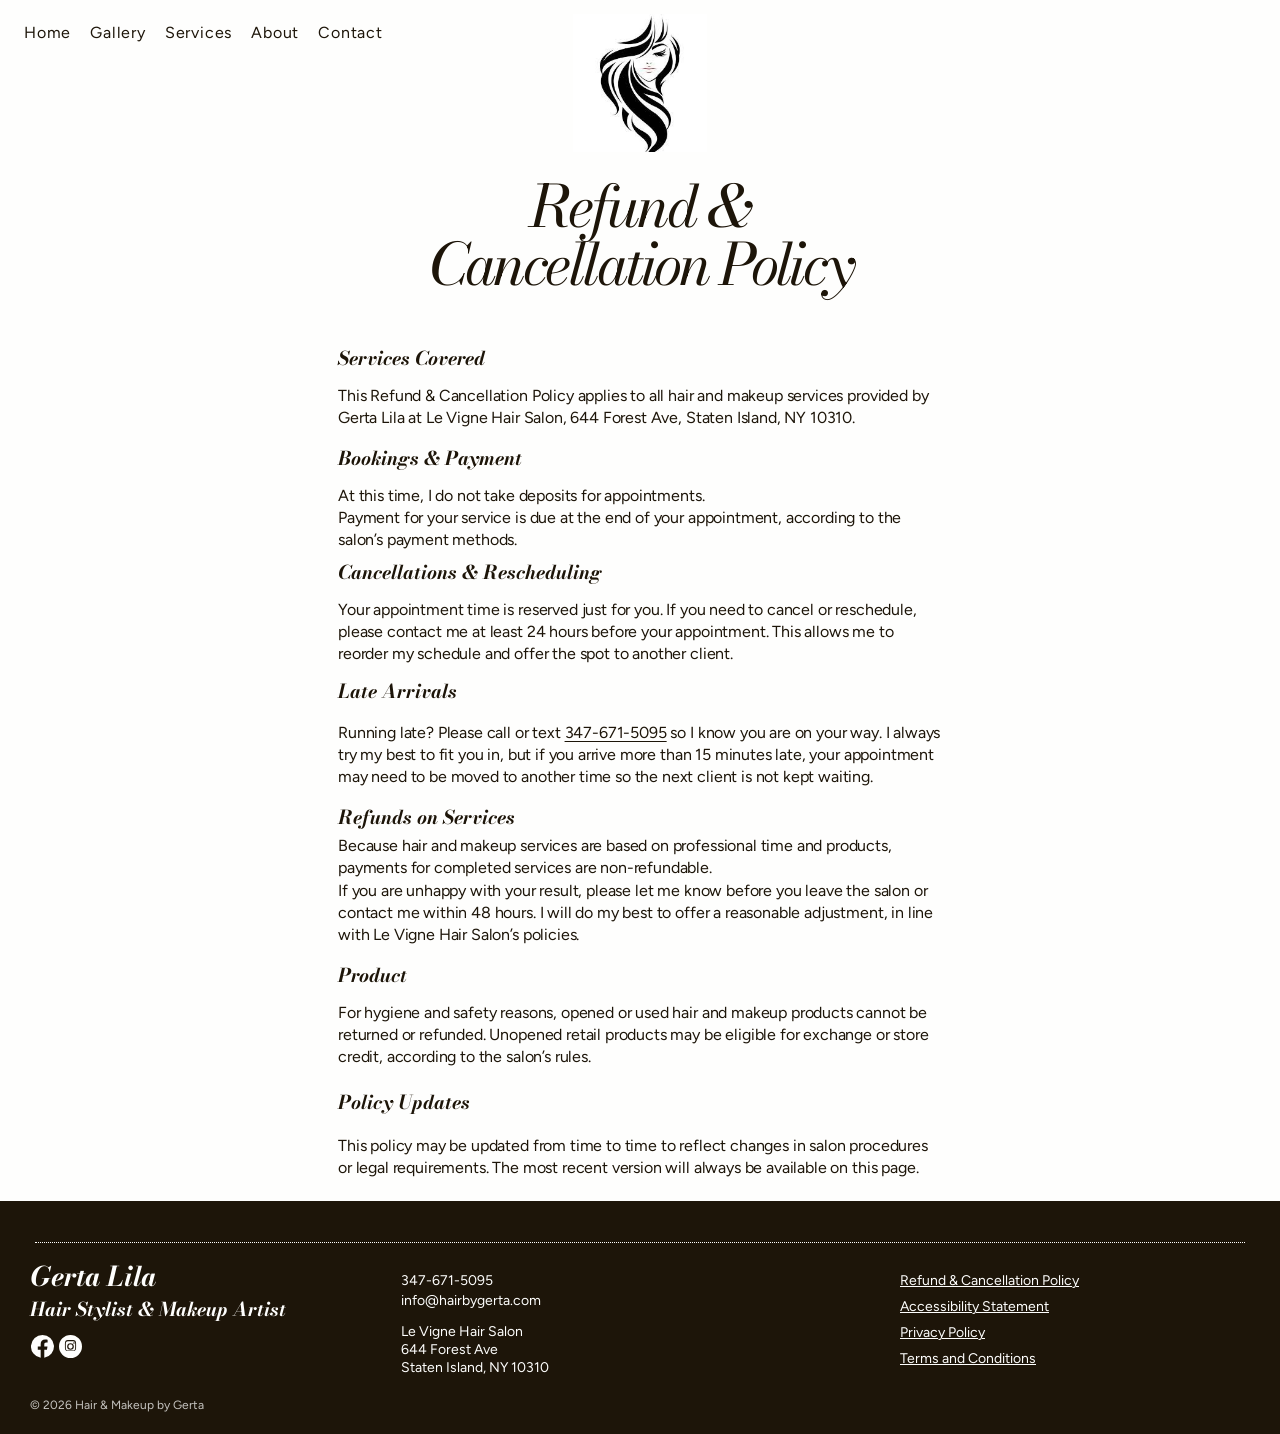
<file: english-refund-policy/index.html>
<!doctype html>
<html lang="en">
<head>
<meta charset="utf-8">
<meta name="viewport" content="width=device-width, initial-scale=1, viewport-fit=cover">
<title>Refund Policy | Hair &amp; Makeup by Gerta</title>
<meta name="description" content="Refund and cancellation policy for HairByGerta hair and makeup services at Le Vigne Hair Salon in Staten Island, NY.">
<link rel="canonical" href="https://www.hairbygerta.com/english-refund-policy/">
<meta property="og:type" content="website">
<meta property="og:locale" content="en_US">
<meta property="og:site_name" content="Hair &amp; Makeup by Gerta">
<meta property="og:title" content="Refund Policy | Hair &amp; Makeup by Gerta">
<meta property="og:description" content="Refund and cancellation policy for HairByGerta hair and makeup services at Le Vigne Hair Salon in Staten Island, NY.">
<meta property="og:url" content="https://www.hairbygerta.com/english-refund-policy/">
<meta property="og:image" content="https://www.hairbygerta.com/images/share.jpg">
<meta property="og:image:width" content="1200">
<meta property="og:image:height" content="630">
<meta property="og:image:alt" content="Hair &amp; Makeup by Gerta, hair stylist and makeup artist at Le Vigne Hair Salon, Staten Island, NY, with two photos of long styled hair">
<meta name="twitter:card" content="summary_large_image">
<meta name="twitter:title" content="Refund Policy | Hair &amp; Makeup by Gerta">
<meta name="twitter:description" content="Refund and cancellation policy for HairByGerta hair and makeup services at Le Vigne Hair Salon in Staten Island, NY.">
<meta name="twitter:image" content="https://www.hairbygerta.com/images/share.jpg">
<meta name="twitter:image:alt" content="Hair &amp; Makeup by Gerta, hair stylist and makeup artist at Le Vigne Hair Salon, Staten Island, NY, with two photos of long styled hair">
<link rel="icon" href="../favicon.ico" sizes="any">
<link rel="icon" type="image/png" href="../images/favicon.png">
<link rel="icon" type="image/png" sizes="192x192" href="../images/icon-192.png">
<link rel="apple-touch-icon" href="../images/apple-touch-icon.png">
<meta name="apple-mobile-web-app-title" content="HairByGerta">
<meta name="theme-color" content="#fefefd">
<link rel="preload" href="../fonts/figtree-latin.woff2" as="font" type="font/woff2" crossorigin>
<link rel="preload" href="../fonts/bodoni-moda-italic-latin.woff2" as="font" type="font/woff2" crossorigin>
<link rel="stylesheet" href="../css/style.css">
<script>document.documentElement.classList.add("js");document.addEventListener("DOMContentLoaded",function(){if(typeof BOOKING_URL!=="string"){document.documentElement.classList.remove("js")}})</script>
</head>
<body class="page-english-refund-policy">
<a class="skip" href="#main">Skip to main content</a>
<header class="site-header">
  <div class="inner">
    <a class="logo" href="../" aria-label="Hair &amp; Makeup by Gerta home"><img src="../images/logo.jpg" alt="Hair &amp; Makeup by Gerta logo" width="134" height="138"></a>
    <button class="menu-btn" type="button" aria-label="Menu" aria-expanded="false" aria-controls="main-nav"><span></span><span></span><span></span></button>
    <nav class="main-nav" id="main-nav" aria-label="Main">
      <ul>
        <li><a href="../">Home</a></li>
        <li><a href="../gallery/">Gallery</a></li>
        <li><a href="../book-online/">Services</a></li>
        <li><a href="../about/">About</a></li>
        <li><a href="../contact/">Contact</a></li>
      </ul>
      <div class="nav-more">
        <p class="nav-fact"><svg class="nav-icon" viewBox="0 0 256 256" width="20" height="20" fill="currentColor" aria-hidden="true" focusable="false"><path d="M128 24a104 104 0 1 0 104 104A104.11 104.11 0 0 0 128 24m0 192a88 88 0 1 1 88-88a88.1 88.1 0 0 1-88 88m64-88a8 8 0 0 1-8 8h-56a8 8 0 0 1-8-8V72a8 8 0 0 1 16 0v48h48a8 8 0 0 1 8 8"/></svg><span>Tuesday - Saturday, <span class="nowrap">9 AM - 5 PM</span></span></p>
        <p class="nav-fact"><a href="https://www.google.com/maps/search/?api=1&amp;query=644+Forest+Ave,+Staten+Island,+NY+10310" target="_blank" rel="noopener"><svg class="nav-icon" viewBox="0 0 256 256" width="20" height="20" fill="currentColor" aria-hidden="true" focusable="false"><path d="M128 64a40 40 0 1 0 40 40a40 40 0 0 0-40-40m0 64a24 24 0 1 1 24-24a24 24 0 0 1-24 24m0-112a88.1 88.1 0 0 0-88 88c0 31.4 14.51 64.68 42 96.25a254.2 254.2 0 0 0 41.45 38.3a8 8 0 0 0 9.18 0a254.2 254.2 0 0 0 41.37-38.3c27.45-31.57 42-64.85 42-96.25a88.1 88.1 0 0 0-88-88m0 206c-16.53-13-72-60.75-72-118a72 72 0 0 1 144 0c0 57.23-55.47 105-72 118"/></svg><span>644 Forest Ave, <span class="nowrap">Staten Island, NY 10310</span></span></a></p>
        <div class="social">
          <a href="https://www.facebook.com/profile.php?id=61596324347147" target="_blank" rel="noopener" aria-label="Facebook"><svg viewBox="0 0 23 23" width="23" height="23" aria-hidden="true" focusable="false"><path fill-rule="evenodd" d="M9.8 20v-7.6H7V9h2.8V6.8A3.8 3.8 0 0 1 13.6 3H16v3h-1.6a1.3 1.3 0 0 0-1.3 1.3V9H16l-.5 3.4h-2.4V20z"/></svg></a>
          <a href="https://www.instagram.com/hairbygerta/" target="_blank" rel="noopener" aria-label="Instagram"><svg viewBox="0 0 23 23" width="23" height="23" aria-hidden="true" focusable="false"><path fill-rule="evenodd" d="M7.5 3h8A4.5 4.5 0 0 1 20 7.5v8a4.5 4.5 0 0 1-4.5 4.5h-8A4.5 4.5 0 0 1 3 15.5v-8A4.5 4.5 0 0 1 7.5 3zM7.5 4.6a2.9 2.9 0 0 0-2.9 2.9v8a2.9 2.9 0 0 0 2.9 2.9h8a2.9 2.9 0 0 0 2.9-2.9v-8a2.9 2.9 0 0 0-2.9-2.9zM11.5 7a4.5 4.5 0 1 1 0 9 4.5 4.5 0 0 1 0-9zm0 1.8a2.7 2.7 0 1 0 0 5.4 2.7 2.7 0 0 0 0-5.4zM16 5.9a1.1 1.1 0 1 1 0 2.2 1.1 1.1 0 0 1 0-2.2z"/></svg></a>
        </div>
        <div class="nav-calls">
          <a class="nav-call nav-text" href="sms:+13476715095?&amp;body=Hi%20Gerta%2C%20I%27d%20like%20to%20book%20an%20appointment."><svg class="call-bar-icon" viewBox="0 0 256 256" width="20" height="20" fill="currentColor" aria-hidden="true" focusable="false"><path d="M120 128a16 16 0 1 1-16-16a16 16 0 0 1 16 16m32-16a16 16 0 1 0 16 16a16 16 0 0 0-16-16m84 16a108 108 0 0 1-157.23 96.15L46.34 235A20 20 0 0 1 21 209.66l10.81-32.43A108 108 0 1 1 236 128m-24 0a84 84 0 1 0-156.73 42.06a12 12 0 0 1 1 9.81l-9.93 29.79l29.79-9.93a12.1 12.1 0 0 1 3.8-.62a12 12 0 0 1 6 1.62A84 84 0 0 0 212 128"/></svg><span class="call-bar-label">Text me</span></a>
          <a class="nav-call" href="tel:+1-347-671-5095"><svg class="call-bar-icon" viewBox="0 0 256 256" width="20" height="20" fill="currentColor" aria-hidden="true" focusable="false"><path d="m224 154.8l-47.09-21.11l-.18-.08a19.94 19.94 0 0 0-19 1.75a13 13 0 0 0-1.12.84l-22.31 19c-13-7.05-26.43-20.37-33.49-33.21l19.06-22.66a12 12 0 0 0 .85-1.15a20 20 0 0 0 1.66-18.83a1.4 1.4 0 0 1-.08-.18L101.2 32a20.06 20.06 0 0 0-20.78-11.85A60.27 60.27 0 0 0 28 80c0 81.61 66.39 148 148 148a60.27 60.27 0 0 0 59.85-52.42A20.06 20.06 0 0 0 224 154.8M176 204A124.15 124.15 0 0 1 52 80a36.29 36.29 0 0 1 28.48-35.54l18.82 42l-19.16 22.82a12 12 0 0 0-.86 1.16A20 20 0 0 0 78 130.08c9.42 19.28 28.83 38.56 48.31 48a20 20 0 0 0 19.69-1.45a12 12 0 0 0 1.11-.85l22.43-19.07l42 18.81A36.29 36.29 0 0 1 176 204"/></svg><span class="call-bar-label">Call me</span></a>
        </div>
      </div>
    </nav>
  </div>
</header>
<main id="main">
<article class="legal">
  <h1>Refund &amp; Cancellation Policy</h1>
  <h2>Services Covered</h2>
  <p>This Refund &amp; Cancellation Policy applies to all hair and makeup services provided by Gerta Lila at Le Vigne Hair Salon, 644 Forest Ave, Staten Island, NY 10310.</p>
  <h2>Bookings &amp; Payment</h2>
  <p>At this time, I do not take deposits for appointments.<br>Payment for your service is due at the end of your appointment, according to the salon’s payment methods.</p>
  <h2>Cancellations &amp; Rescheduling</h2>
  <p>Your appointment time is reserved just for you. If you need to cancel or reschedule, please contact me at least 24 hours before your appointment. This allows me to reorder my schedule and offer the spot to another client.</p>
  <h2>Late Arrivals</h2>
  <p>Running late? Please call or text <a href="tel:+1-347-671-5095">347-671-5095</a> so I know you are on your way. I always try my best to fit you in, but if you arrive more than 15 minutes late, your appointment may need to be moved to another time so the next client is not kept waiting.</p>
  <h2>Refunds on Services</h2>
  <p>Because hair and makeup services are based on professional time and products, payments for completed services are non-refundable.</p>
  <p>If you are unhappy with your result, please let me know before you leave the salon or contact me within 48 hours. I will do my best to offer a reasonable adjustment, in line with Le Vigne Hair Salon’s policies.</p>
  <h2>Product</h2>
  <p>For hygiene and safety reasons, opened or used hair and makeup products cannot be returned or refunded. Unopened retail products may be eligible for exchange or store credit, according to the salon’s rules.</p>
  <h2>Policy Updates</h2>
  <p>This policy may be updated from time to time to reflect changes in salon procedures or legal requirements. The most recent version will always be available on this page.</p>
</article>
</main>
<aside class="call-bar" aria-label="Text or call Gerta">
  <a class="call-bar-text" href="sms:+13476715095?&amp;body=Hi%20Gerta%2C%20I%27d%20like%20to%20book%20an%20appointment."><svg class="call-bar-icon" viewBox="0 0 256 256" width="20" height="20" fill="currentColor" aria-hidden="true" focusable="false"><path d="M120 128a16 16 0 1 1-16-16a16 16 0 0 1 16 16m32-16a16 16 0 1 0 16 16a16 16 0 0 0-16-16m84 16a108 108 0 0 1-157.23 96.15L46.34 235A20 20 0 0 1 21 209.66l10.81-32.43A108 108 0 1 1 236 128m-24 0a84 84 0 1 0-156.73 42.06a12 12 0 0 1 1 9.81l-9.93 29.79l29.79-9.93a12.1 12.1 0 0 1 3.8-.62a12 12 0 0 1 6 1.62A84 84 0 0 0 212 128"/></svg><span class="call-bar-label">Text me</span></a>
  <a class="call-bar-call" href="tel:+1-347-671-5095"><svg class="call-bar-icon" viewBox="0 0 256 256" width="20" height="20" fill="currentColor" aria-hidden="true" focusable="false"><path d="m224 154.8l-47.09-21.11l-.18-.08a19.94 19.94 0 0 0-19 1.75a13 13 0 0 0-1.12.84l-22.31 19c-13-7.05-26.43-20.37-33.49-33.21l19.06-22.66a12 12 0 0 0 .85-1.15a20 20 0 0 0 1.66-18.83a1.4 1.4 0 0 1-.08-.18L101.2 32a20.06 20.06 0 0 0-20.78-11.85A60.27 60.27 0 0 0 28 80c0 81.61 66.39 148 148 148a60.27 60.27 0 0 0 59.85-52.42A20.06 20.06 0 0 0 224 154.8M176 204A124.15 124.15 0 0 1 52 80a36.29 36.29 0 0 1 28.48-35.54l18.82 42l-19.16 22.82a12 12 0 0 0-.86 1.16A20 20 0 0 0 78 130.08c9.42 19.28 28.83 38.56 48.31 48a20 20 0 0 0 19.69-1.45a12 12 0 0 0 1.11-.85l22.43-19.07l42 18.81A36.29 36.29 0 0 1 176 204"/></svg><span class="call-bar-label">Call me</span></a>
</aside>
<footer class="site-footer">
  <div class="inner">
    <hr class="foot-rule">
    <div class="foot-cols">
      <div class="foot-brand">
        <p class="foot-name serif">Gerta Lila</p>
        <p class="foot-role serif">Hair Stylist &amp; Makeup Artist</p>
        <div class="social">
          <a href="https://www.facebook.com/profile.php?id=61596324347147" target="_blank" rel="noopener" aria-label="Facebook"><svg viewBox="0 0 24 24" width="23" height="23" aria-hidden="true" focusable="false"><path d="M12 0a12 12 0 0 0-1.9 23.85v-8.4H7.08V12h3.04V9.36c0-3 1.79-4.67 4.53-4.67 1.31 0 2.68.24 2.68.24v2.95h-1.51c-1.49 0-1.95.93-1.95 1.87V12h3.32l-.53 3.45h-2.79v8.4A12 12 0 0 0 12 0z"/></svg></a>
          <a href="https://www.instagram.com/hairbygerta/" target="_blank" rel="noopener" aria-label="Instagram"><svg viewBox="0 0 24 24" width="23" height="23" aria-hidden="true" focusable="false"><path d="M12 0a12 12 0 1 0 0 24 12 12 0 0 0 0-24zm0 5.2c1.85 0 2.08 0 2.8.04 1.98.09 2.9 1.03 2.99 2.99.03.72.04.95.04 2.77s0 2.05-.04 2.77c-.09 1.95-1 2.9-2.99 2.99-.72.03-.95.04-2.8.04s-2.07 0-2.79-.04c-1.98-.09-2.9-1.04-2.99-2.99C6.2 13.05 6.2 12.82 6.2 11s0-2.05.04-2.77c.09-1.96 1.01-2.9 2.99-2.99.72-.03.95-.04 2.77-.04zm0 1.25c-1.8 0-2.02 0-2.73.04-1.4.06-2.06.73-2.12 2.12-.03.71-.04.92-.04 2.71s0 2 .04 2.71c.06 1.39.71 2.06 2.12 2.12.71.03.92.04 2.73.04s2.02 0 2.73-.04c1.4-.06 2.06-.73 2.12-2.12.03-.71.04-.92.04-2.71s0-2-.04-2.71c-.06-1.39-.72-2.06-2.12-2.12-.71-.03-.93-.04-2.73-.04zm0 2.07a3.48 3.48 0 1 1 0 6.96 3.48 3.48 0 0 1 0-6.96zm0 1.25a2.23 2.23 0 1 0 0 4.46 2.23 2.23 0 0 0 0-4.46zm3.62-2.2a.81.81 0 1 1 0 1.63.81.81 0 0 1 0-1.63z"/></svg></a>
        </div>
      </div>
      <div class="foot-contact">
        <p><a href="tel:+1-347-671-5095">347-671-5095</a></p>
        <p><a href="mailto:info@hairbygerta.com">info@hairbygerta.com</a></p>
        <p class="foot-addr">Le Vigne Hair Salon<br>644 Forest Ave<br>Staten Island, NY 10310</p>
      </div>
      <ul class="foot-links">
        <li><a href="../english-refund-policy/">Refund &amp; Cancellation Policy</a></li>
        <li><a href="../accessibility-statement/">Accessibility Statement</a></li>
        <li><a href="../english-privacy-policy/">Privacy Policy</a></li>
        <li><a href="../terms-conditions/">Terms and Conditions</a></li>
      </ul>
    </div>
    <p class="copy">&copy; <span data-year>2026</span> Hair &amp; Makeup by Gerta</p>
  </div>
</footer>
<script src="../js/site.js" defer></script>
</body>
</html>
</file>
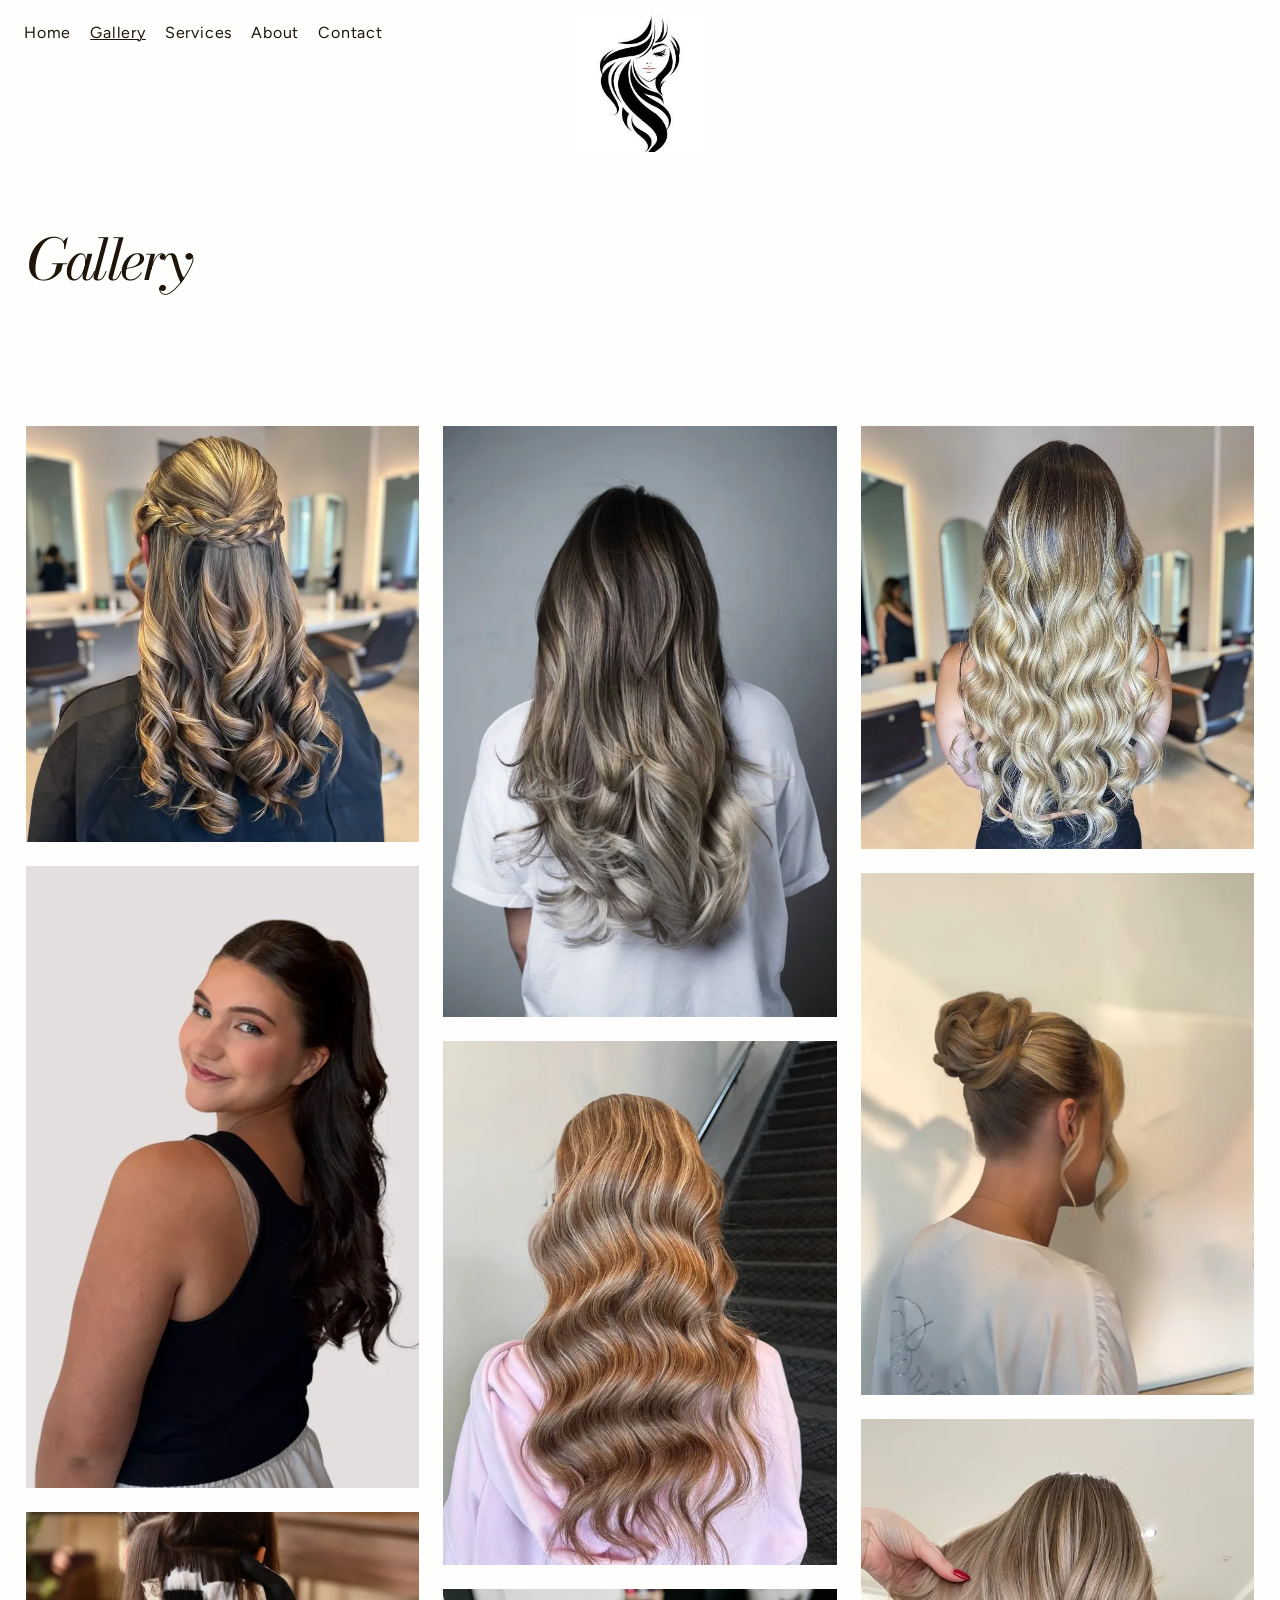
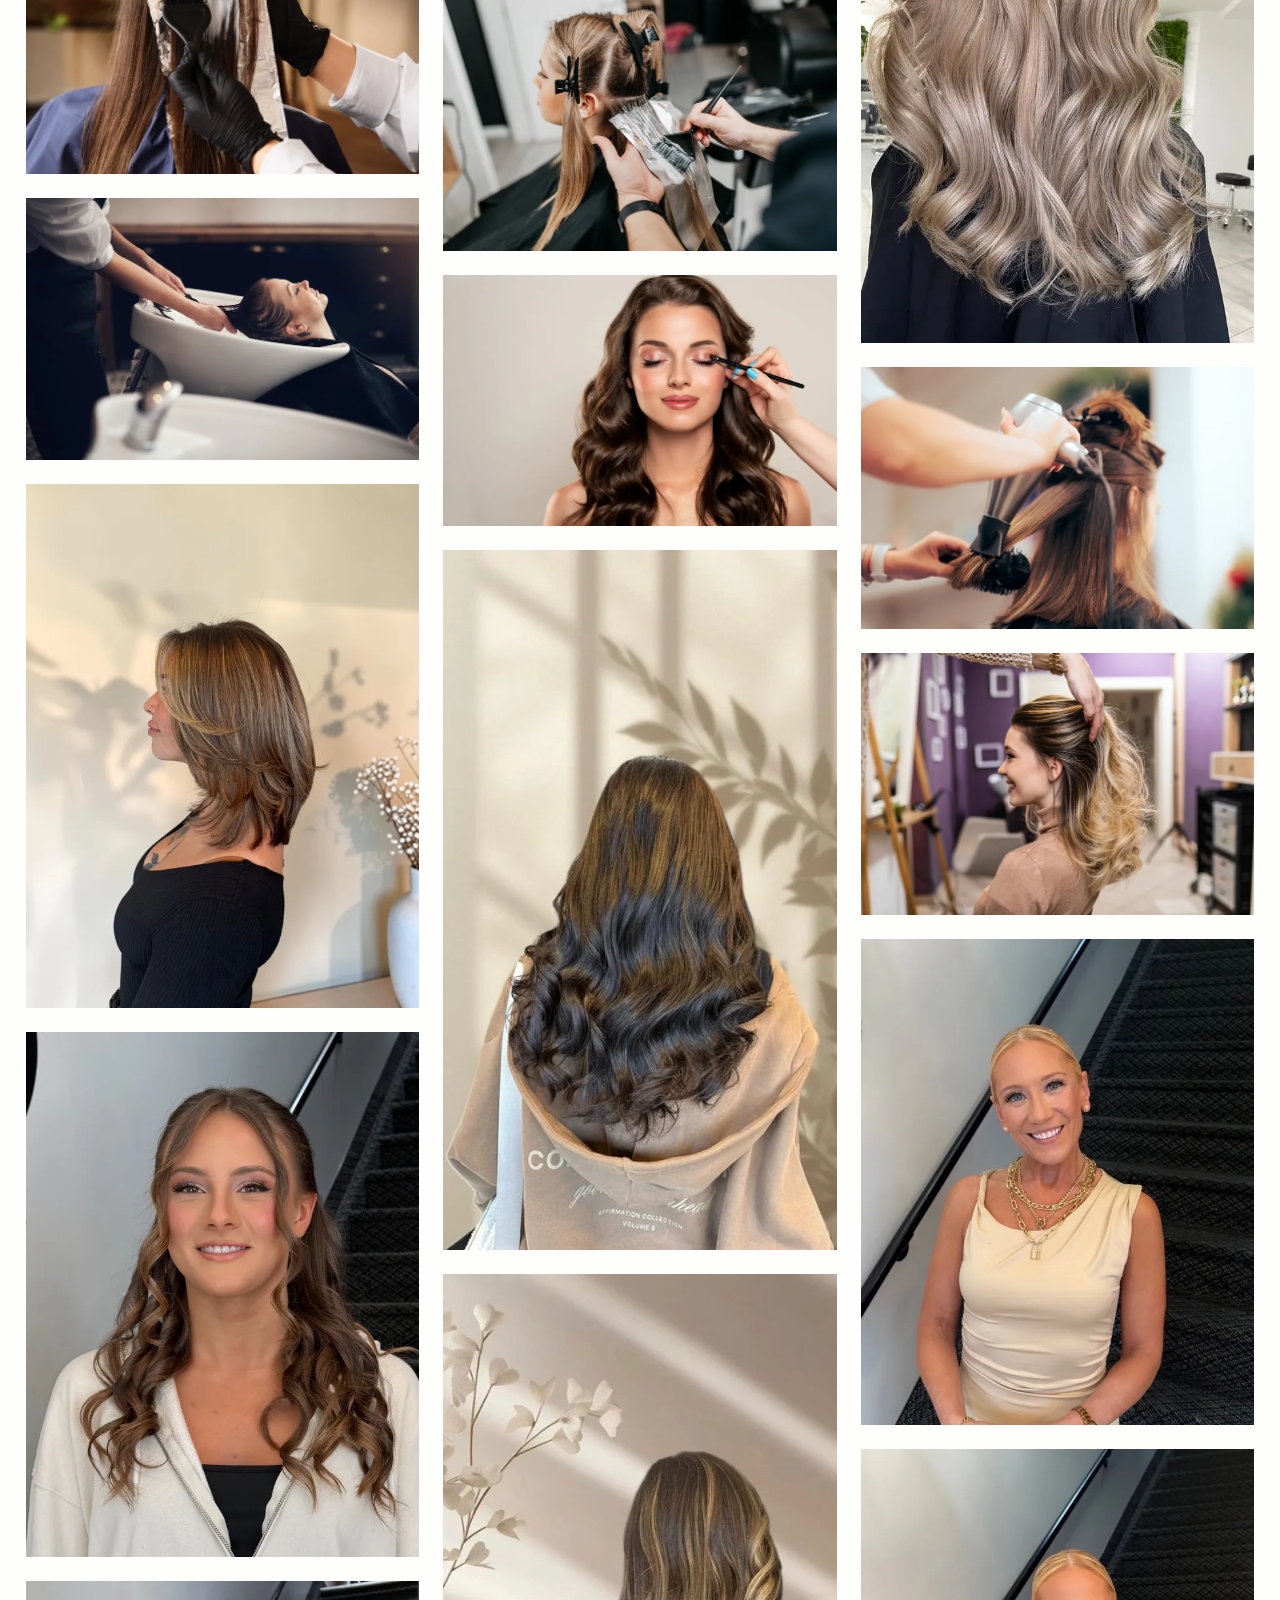
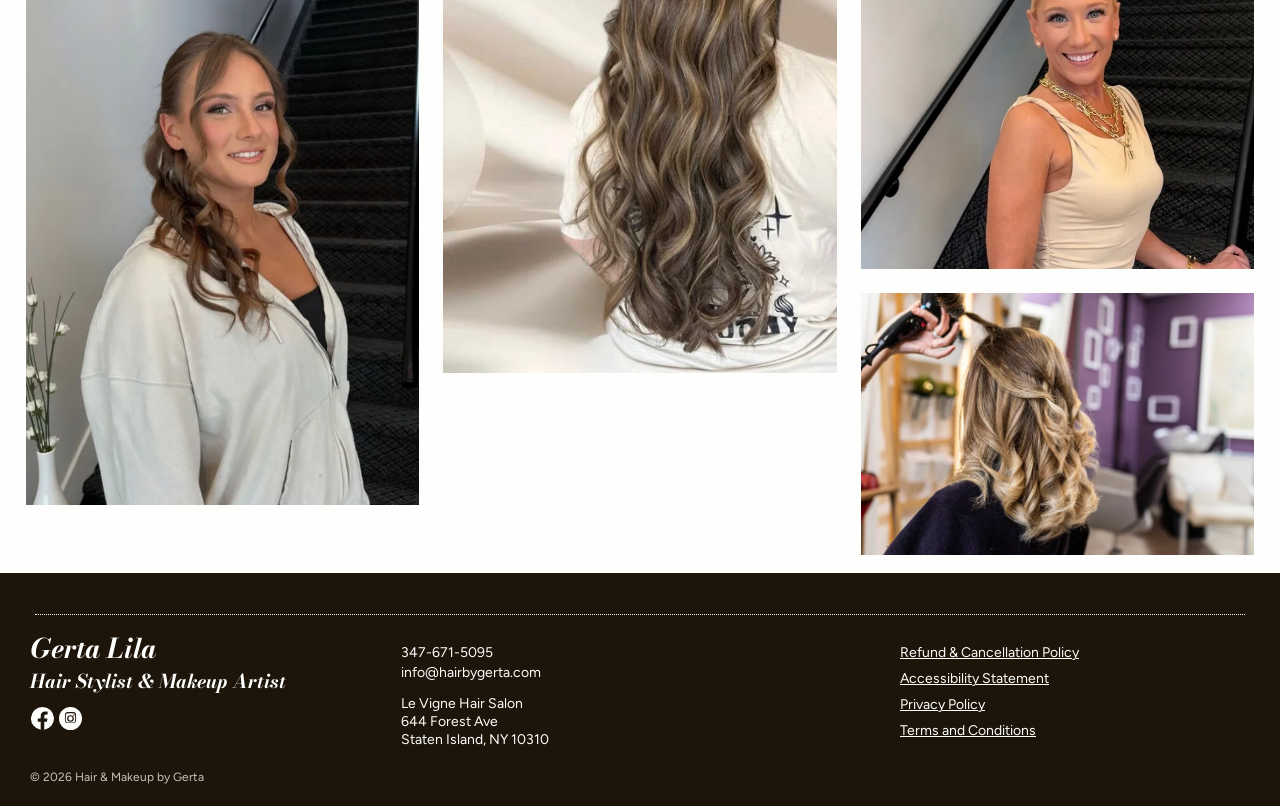
<file: gallery/index.html>
<!doctype html>
<html lang="en">
<head>
<meta charset="utf-8">
<meta name="viewport" content="width=device-width, initial-scale=1, viewport-fit=cover">
<title>Gallery of Hair and Makeup Looks | Staten Island NY</title>
<meta name="description" content="Hair and makeup looks for ideas: balayage, highlights, haircuts, updos and natural makeup. Book your appointment in Staten Island, NY.">
<link rel="canonical" href="https://www.hairbygerta.com/gallery/">
<meta property="og:type" content="website">
<meta property="og:locale" content="en_US">
<meta property="og:site_name" content="Hair &amp; Makeup by Gerta">
<meta property="og:title" content="Gallery of Hair and Makeup Looks | Staten Island NY">
<meta property="og:description" content="Hair and makeup looks for ideas: balayage, highlights, haircuts, updos and natural makeup. Book your appointment in Staten Island, NY.">
<meta property="og:url" content="https://www.hairbygerta.com/gallery/">
<meta property="og:image" content="https://www.hairbygerta.com/images/share.jpg">
<meta property="og:image:width" content="1200">
<meta property="og:image:height" content="630">
<meta property="og:image:alt" content="Hair &amp; Makeup by Gerta, hair stylist and makeup artist at Le Vigne Hair Salon, Staten Island, NY, with two photos of long styled hair">
<meta name="twitter:card" content="summary_large_image">
<meta name="twitter:title" content="Gallery of Hair and Makeup Looks | Staten Island NY">
<meta name="twitter:description" content="Hair and makeup looks for ideas: balayage, highlights, haircuts, updos and natural makeup. Book your appointment in Staten Island, NY.">
<meta name="twitter:image" content="https://www.hairbygerta.com/images/share.jpg">
<meta name="twitter:image:alt" content="Hair &amp; Makeup by Gerta, hair stylist and makeup artist at Le Vigne Hair Salon, Staten Island, NY, with two photos of long styled hair">
<link rel="icon" href="../favicon.ico" sizes="any">
<link rel="icon" type="image/png" href="../images/favicon.png">
<link rel="icon" type="image/png" sizes="192x192" href="../images/icon-192.png">
<link rel="apple-touch-icon" href="../images/apple-touch-icon.png">
<meta name="apple-mobile-web-app-title" content="HairByGerta">
<meta name="theme-color" content="#fefefd">
<link rel="preload" href="../fonts/figtree-latin.woff2" as="font" type="font/woff2" crossorigin>
<link rel="preload" href="../fonts/bodoni-moda-italic-latin.woff2" as="font" type="font/woff2" crossorigin>
<link rel="stylesheet" href="../css/style.css">
<script>document.documentElement.classList.add("js");document.addEventListener("DOMContentLoaded",function(){if(typeof BOOKING_URL!=="string"){document.documentElement.classList.remove("js")}})</script>
</head>
<body class="page-gallery">
<a class="skip" href="#main">Skip to main content</a>
<header class="site-header">
  <div class="inner">
    <a class="logo" href="../" aria-label="Hair &amp; Makeup by Gerta home"><img src="../images/logo.jpg" alt="Hair &amp; Makeup by Gerta logo" width="134" height="138"></a>
    <button class="menu-btn" type="button" aria-label="Menu" aria-expanded="false" aria-controls="main-nav"><span></span><span></span><span></span></button>
    <nav class="main-nav" id="main-nav" aria-label="Main">
      <ul>
        <li><a href="../">Home</a></li>
        <li><a href="../gallery/" aria-current="page">Gallery</a></li>
        <li><a href="../book-online/">Services</a></li>
        <li><a href="../about/">About</a></li>
        <li><a href="../contact/">Contact</a></li>
      </ul>
      <div class="nav-more">
        <p class="nav-fact"><svg class="nav-icon" viewBox="0 0 256 256" width="20" height="20" fill="currentColor" aria-hidden="true" focusable="false"><path d="M128 24a104 104 0 1 0 104 104A104.11 104.11 0 0 0 128 24m0 192a88 88 0 1 1 88-88a88.1 88.1 0 0 1-88 88m64-88a8 8 0 0 1-8 8h-56a8 8 0 0 1-8-8V72a8 8 0 0 1 16 0v48h48a8 8 0 0 1 8 8"/></svg><span>Tuesday - Saturday, <span class="nowrap">9 AM - 5 PM</span></span></p>
        <p class="nav-fact"><a href="https://www.google.com/maps/search/?api=1&amp;query=644+Forest+Ave,+Staten+Island,+NY+10310" target="_blank" rel="noopener"><svg class="nav-icon" viewBox="0 0 256 256" width="20" height="20" fill="currentColor" aria-hidden="true" focusable="false"><path d="M128 64a40 40 0 1 0 40 40a40 40 0 0 0-40-40m0 64a24 24 0 1 1 24-24a24 24 0 0 1-24 24m0-112a88.1 88.1 0 0 0-88 88c0 31.4 14.51 64.68 42 96.25a254.2 254.2 0 0 0 41.45 38.3a8 8 0 0 0 9.18 0a254.2 254.2 0 0 0 41.37-38.3c27.45-31.57 42-64.85 42-96.25a88.1 88.1 0 0 0-88-88m0 206c-16.53-13-72-60.75-72-118a72 72 0 0 1 144 0c0 57.23-55.47 105-72 118"/></svg><span>644 Forest Ave, <span class="nowrap">Staten Island, NY 10310</span></span></a></p>
        <div class="social">
          <a href="https://www.facebook.com/profile.php?id=61596324347147" target="_blank" rel="noopener" aria-label="Facebook"><svg viewBox="0 0 23 23" width="23" height="23" aria-hidden="true" focusable="false"><path fill-rule="evenodd" d="M9.8 20v-7.6H7V9h2.8V6.8A3.8 3.8 0 0 1 13.6 3H16v3h-1.6a1.3 1.3 0 0 0-1.3 1.3V9H16l-.5 3.4h-2.4V20z"/></svg></a>
          <a href="https://www.instagram.com/hairbygerta/" target="_blank" rel="noopener" aria-label="Instagram"><svg viewBox="0 0 23 23" width="23" height="23" aria-hidden="true" focusable="false"><path fill-rule="evenodd" d="M7.5 3h8A4.5 4.5 0 0 1 20 7.5v8a4.5 4.5 0 0 1-4.5 4.5h-8A4.5 4.5 0 0 1 3 15.5v-8A4.5 4.5 0 0 1 7.5 3zM7.5 4.6a2.9 2.9 0 0 0-2.9 2.9v8a2.9 2.9 0 0 0 2.9 2.9h8a2.9 2.9 0 0 0 2.9-2.9v-8a2.9 2.9 0 0 0-2.9-2.9zM11.5 7a4.5 4.5 0 1 1 0 9 4.5 4.5 0 0 1 0-9zm0 1.8a2.7 2.7 0 1 0 0 5.4 2.7 2.7 0 0 0 0-5.4zM16 5.9a1.1 1.1 0 1 1 0 2.2 1.1 1.1 0 0 1 0-2.2z"/></svg></a>
        </div>
        <div class="nav-calls">
          <a class="nav-call nav-text" href="sms:+13476715095?&amp;body=Hi%20Gerta%2C%20I%27d%20like%20to%20book%20an%20appointment."><svg class="call-bar-icon" viewBox="0 0 256 256" width="20" height="20" fill="currentColor" aria-hidden="true" focusable="false"><path d="M120 128a16 16 0 1 1-16-16a16 16 0 0 1 16 16m32-16a16 16 0 1 0 16 16a16 16 0 0 0-16-16m84 16a108 108 0 0 1-157.23 96.15L46.34 235A20 20 0 0 1 21 209.66l10.81-32.43A108 108 0 1 1 236 128m-24 0a84 84 0 1 0-156.73 42.06a12 12 0 0 1 1 9.81l-9.93 29.79l29.79-9.93a12.1 12.1 0 0 1 3.8-.62a12 12 0 0 1 6 1.62A84 84 0 0 0 212 128"/></svg><span class="call-bar-label">Text me</span></a>
          <a class="nav-call" href="tel:+1-347-671-5095"><svg class="call-bar-icon" viewBox="0 0 256 256" width="20" height="20" fill="currentColor" aria-hidden="true" focusable="false"><path d="m224 154.8l-47.09-21.11l-.18-.08a19.94 19.94 0 0 0-19 1.75a13 13 0 0 0-1.12.84l-22.31 19c-13-7.05-26.43-20.37-33.49-33.21l19.06-22.66a12 12 0 0 0 .85-1.15a20 20 0 0 0 1.66-18.83a1.4 1.4 0 0 1-.08-.18L101.2 32a20.06 20.06 0 0 0-20.78-11.85A60.27 60.27 0 0 0 28 80c0 81.61 66.39 148 148 148a60.27 60.27 0 0 0 59.85-52.42A20.06 20.06 0 0 0 224 154.8M176 204A124.15 124.15 0 0 1 52 80a36.29 36.29 0 0 1 28.48-35.54l18.82 42l-19.16 22.82a12 12 0 0 0-.86 1.16A20 20 0 0 0 78 130.08c9.42 19.28 28.83 38.56 48.31 48a20 20 0 0 0 19.69-1.45a12 12 0 0 0 1.11-.85l22.43-19.07l42 18.81A36.29 36.29 0 0 1 176 204"/></svg><span class="call-bar-label">Call me</span></a>
        </div>
      </div>
    </nav>
  </div>
</header>
<main id="main">
<div class="page">
  <h1 class="page-title">Gallery</h1>
  <div class="gallery">
    <a href="../images/g01.jpg" data-webp="../images/g01.webp" aria-label="View photo 1 of 21: Half-up braid with soft curls"><picture><source type="image/webp" srcset="../images/sm/g01.webp 757w, ../images/g01.webp 1170w" sizes="33vw"><img src="../images/sm/g01.jpg" alt="Half-up braid with soft curls" width="757" height="800" loading="eager" decoding="async"></picture></a>
    <a href="../images/g02.jpg" data-webp="../images/g02.webp" aria-label="View photo 2 of 21: High ponytail with long curls"><picture><source type="image/webp" srcset="../images/sm/g02.webp 506w, ../images/g02.webp 1012w" sizes="33vw"><img src="../images/sm/g02.jpg" alt="High ponytail with long curls" width="506" height="800" loading="eager" decoding="async"></picture></a>
    <a href="../images/foils-highlights.jpg" data-webp="../images/foils-highlights.webp" aria-label="View photo 3 of 21: Applying highlights with foils"><picture><source type="image/webp" srcset="../images/sm/foils-highlights.webp 800w, ../images/foils-highlights.webp 1600w" sizes="33vw"><img src="../images/sm/foils-highlights.jpg" alt="Applying highlights with foils" width="800" height="533" loading="eager" decoding="async"></picture></a>
    <a href="../images/g04.jpg" data-webp="../images/g04.webp" aria-label="View photo 4 of 21: Relaxing shampoo at the wash station"><picture><source type="image/webp" srcset="../images/sm/g04.webp 800w, ../images/g04.webp 1600w" sizes="33vw"><img src="../images/sm/g04.jpg" alt="Relaxing shampoo at the wash station" width="800" height="533" loading="lazy" decoding="async"></picture></a>
    <a href="../images/g05.jpg" data-webp="../images/g05.webp" aria-label="View photo 5 of 21: Layered haircut with caramel highlights"><picture><source type="image/webp" srcset="../images/sm/g05.webp 600w, ../images/g05.webp 1200w" sizes="33vw"><img src="../images/sm/g05.jpg" alt="Layered haircut with caramel highlights" width="600" height="800" loading="lazy" decoding="async"></picture></a>
    <a href="../images/g06.jpg" data-webp="../images/g06.webp" aria-label="View photo 6 of 21: Half-up curls with soft makeup seen from the front"><picture><source type="image/webp" srcset="../images/sm/g06.webp 600w, ../images/g06.webp 1200w" sizes="33vw"><img src="../images/sm/g06.jpg" alt="Half-up curls with soft makeup seen from the front" width="600" height="800" loading="lazy" decoding="async"></picture></a>
    <a href="../images/g07.jpg" data-webp="../images/g07.webp" aria-label="View photo 7 of 21: Half-up curls with soft makeup seen from the side"><picture><source type="image/webp" srcset="../images/sm/g07.webp 600w, ../images/g07.webp 1200w" sizes="33vw"><img src="../images/sm/g07.jpg" alt="Half-up curls with soft makeup seen from the side" width="600" height="800" loading="lazy" decoding="async"></picture></a>
    <a href="../images/brunette-balayage.jpg" data-webp="../images/brunette-balayage.webp" aria-label="View photo 8 of 21: Long brunette balayage with soft waves"><picture><source type="image/webp" srcset="../images/sm/brunette-balayage.webp 533w, ../images/brunette-balayage.webp 1066w" sizes="33vw"><img src="../images/sm/brunette-balayage.jpg" alt="Long brunette balayage with soft waves" width="533" height="800" loading="eager" decoding="async"></picture></a>
    <a href="../images/copper-waves.jpg" data-webp="../images/copper-waves.webp" aria-label="View photo 9 of 21: Long copper waves from the back"><picture><source type="image/webp" srcset="../images/sm/copper-waves.webp 600w, ../images/copper-waves.webp 1200w" sizes="33vw"><img src="../images/sm/copper-waves.jpg" alt="Long copper waves from the back" width="600" height="800" loading="lazy" decoding="async"></picture></a>
    <a href="../images/g10.jpg" data-webp="../images/g10.webp" aria-label="View photo 10 of 21: Applying blonde highlights with foils"><picture><source type="image/webp" srcset="../images/sm/g10.webp 800w, ../images/g10.webp 1600w" sizes="33vw"><img src="../images/sm/g10.jpg" alt="Applying blonde highlights with foils" width="800" height="533" loading="lazy" decoding="async"></picture></a>
    <a href="../images/makeup-red-lips.jpg" data-webp="../images/makeup-red-lips.webp" aria-label="View photo 11 of 21: Makeup artist applying eyeshadow"><picture><source type="image/webp" srcset="../images/sm/makeup-red-lips.webp 800w, ../images/makeup-red-lips.webp 1600w" sizes="33vw"><img src="../images/sm/makeup-red-lips.jpg" alt="Makeup artist applying eyeshadow" width="800" height="511" loading="lazy" decoding="async"></picture></a>
    <a href="../images/g12.jpg" data-webp="../images/g12.webp" aria-label="View photo 12 of 21: Long dark waves from the back"><picture><source type="image/webp" srcset="../images/sm/g12.webp 450w, ../images/g12.webp 900w" sizes="33vw"><img src="../images/sm/g12.jpg" alt="Long dark waves from the back" width="450" height="800" loading="eager" decoding="async"></picture></a>
    <a href="../images/g13.jpg" data-webp="../images/g13.webp" aria-label="View photo 13 of 21: Long brunette curls from the back"><picture><source type="image/webp" srcset="../images/sm/g13.webp 450w, ../images/g13.webp 900w" sizes="33vw"><img src="../images/sm/g13.jpg" alt="Long brunette curls from the back" width="450" height="800" loading="eager" decoding="async"></picture></a>
    <a href="../images/g14.jpg" data-webp="../images/g14.webp" aria-label="View photo 14 of 21: Long blonde balayage waves from the back"><picture><source type="image/webp" srcset="../images/sm/g14.webp 745w, ../images/g14.webp 1320w" sizes="33vw"><img src="../images/sm/g14.jpg" alt="Long blonde balayage waves from the back" width="745" height="800" loading="eager" decoding="async"></picture></a>
    <a href="../images/g15.jpg" data-webp="../images/g15.webp" aria-label="View photo 15 of 21: Bridal updo with a twisted bun"><picture><source type="image/webp" srcset="../images/sm/g15.webp 603w, ../images/g15.webp 1207w" sizes="33vw"><img src="../images/sm/g15.jpg" alt="Bridal updo with a twisted bun" width="603" height="800" loading="lazy" decoding="async"></picture></a>
    <a href="../images/g16.jpg" data-webp="../images/g16.webp" aria-label="View photo 16 of 21: Blonde balayage with loose waves"><picture><source type="image/webp" srcset="../images/sm/g16.webp 600w, ../images/g16.webp 1200w" sizes="33vw"><img src="../images/sm/g16.jpg" alt="Blonde balayage with loose waves" width="600" height="800" loading="lazy" decoding="async"></picture></a>
    <a href="../images/g17.jpg" data-webp="../images/g17.webp" aria-label="View photo 17 of 21: Smoothing blow-dry with a round brush"><picture><source type="image/webp" srcset="../images/sm/g17.webp 800w, ../images/g17.webp 1600w" sizes="33vw"><img src="../images/sm/g17.jpg" alt="Smoothing blow-dry with a round brush" width="800" height="533" loading="lazy" decoding="async"></picture></a>
    <a href="../images/g19.jpg" data-webp="../images/g19.webp" aria-label="View photo 18 of 21: Smiling woman with blonde balayage waves in a salon"><picture><source type="image/webp" srcset="../images/sm/g19.webp 800w, ../images/g19.webp 1600w" sizes="33vw"><img src="../images/sm/g19.jpg" alt="Smiling woman with blonde balayage waves in a salon" width="800" height="533" loading="lazy" decoding="async"></picture></a>
    <a href="../images/g20.jpg" data-webp="../images/g20.webp" aria-label="View photo 19 of 21: Sleek pulled-back hair with soft makeup seen from the front"><picture><source type="image/webp" srcset="../images/sm/g20.webp 648w, ../images/g20.webp 999w" sizes="33vw"><img src="../images/sm/g20.jpg" alt="Sleek pulled-back hair with soft makeup seen from the front" width="648" height="800" loading="lazy" decoding="async"></picture></a>
    <a href="../images/g22.jpg" data-webp="../images/g22.webp" aria-label="View photo 20 of 21: Sleek pulled-back hair with soft makeup seen from an angle"><picture><source type="image/webp" srcset="../images/sm/g22.webp 748w, ../images/g22.webp 999w" sizes="33vw"><img src="../images/sm/g22.jpg" alt="Sleek pulled-back hair with soft makeup seen from an angle" width="748" height="800" loading="lazy" decoding="async"></picture></a>
    <a href="../images/g21.jpg" data-webp="../images/g21.webp" aria-label="View photo 21 of 21: Blow-drying soft blonde curls"><picture><source type="image/webp" srcset="../images/sm/g21.webp 800w, ../images/g21.webp 1600w" sizes="33vw"><img src="../images/sm/g21.jpg" alt="Blow-drying soft blonde curls" width="800" height="533" loading="lazy" decoding="async"></picture></a>
  </div>
</div>
</main>
<aside class="call-bar" aria-label="Text or call Gerta">
  <a class="call-bar-text" href="sms:+13476715095?&amp;body=Hi%20Gerta%2C%20I%27d%20like%20to%20book%20an%20appointment."><svg class="call-bar-icon" viewBox="0 0 256 256" width="20" height="20" fill="currentColor" aria-hidden="true" focusable="false"><path d="M120 128a16 16 0 1 1-16-16a16 16 0 0 1 16 16m32-16a16 16 0 1 0 16 16a16 16 0 0 0-16-16m84 16a108 108 0 0 1-157.23 96.15L46.34 235A20 20 0 0 1 21 209.66l10.81-32.43A108 108 0 1 1 236 128m-24 0a84 84 0 1 0-156.73 42.06a12 12 0 0 1 1 9.81l-9.93 29.79l29.79-9.93a12.1 12.1 0 0 1 3.8-.62a12 12 0 0 1 6 1.62A84 84 0 0 0 212 128"/></svg><span class="call-bar-label">Text me</span></a>
  <a class="call-bar-call" href="tel:+1-347-671-5095"><svg class="call-bar-icon" viewBox="0 0 256 256" width="20" height="20" fill="currentColor" aria-hidden="true" focusable="false"><path d="m224 154.8l-47.09-21.11l-.18-.08a19.94 19.94 0 0 0-19 1.75a13 13 0 0 0-1.12.84l-22.31 19c-13-7.05-26.43-20.37-33.49-33.21l19.06-22.66a12 12 0 0 0 .85-1.15a20 20 0 0 0 1.66-18.83a1.4 1.4 0 0 1-.08-.18L101.2 32a20.06 20.06 0 0 0-20.78-11.85A60.27 60.27 0 0 0 28 80c0 81.61 66.39 148 148 148a60.27 60.27 0 0 0 59.85-52.42A20.06 20.06 0 0 0 224 154.8M176 204A124.15 124.15 0 0 1 52 80a36.29 36.29 0 0 1 28.48-35.54l18.82 42l-19.16 22.82a12 12 0 0 0-.86 1.16A20 20 0 0 0 78 130.08c9.42 19.28 28.83 38.56 48.31 48a20 20 0 0 0 19.69-1.45a12 12 0 0 0 1.11-.85l22.43-19.07l42 18.81A36.29 36.29 0 0 1 176 204"/></svg><span class="call-bar-label">Call me</span></a>
</aside>
<footer class="site-footer">
  <div class="inner">
    <hr class="foot-rule">
    <div class="foot-cols">
      <div class="foot-brand">
        <p class="foot-name serif">Gerta Lila</p>
        <p class="foot-role serif">Hair Stylist &amp; Makeup Artist</p>
        <div class="social">
          <a href="https://www.facebook.com/profile.php?id=61596324347147" target="_blank" rel="noopener" aria-label="Facebook"><svg viewBox="0 0 24 24" width="23" height="23" aria-hidden="true" focusable="false"><path d="M12 0a12 12 0 0 0-1.9 23.85v-8.4H7.08V12h3.04V9.36c0-3 1.79-4.67 4.53-4.67 1.31 0 2.68.24 2.68.24v2.95h-1.51c-1.49 0-1.95.93-1.95 1.87V12h3.32l-.53 3.45h-2.79v8.4A12 12 0 0 0 12 0z"/></svg></a>
          <a href="https://www.instagram.com/hairbygerta/" target="_blank" rel="noopener" aria-label="Instagram"><svg viewBox="0 0 24 24" width="23" height="23" aria-hidden="true" focusable="false"><path d="M12 0a12 12 0 1 0 0 24 12 12 0 0 0 0-24zm0 5.2c1.85 0 2.08 0 2.8.04 1.98.09 2.9 1.03 2.99 2.99.03.72.04.95.04 2.77s0 2.05-.04 2.77c-.09 1.95-1 2.9-2.99 2.99-.72.03-.95.04-2.8.04s-2.07 0-2.79-.04c-1.98-.09-2.9-1.04-2.99-2.99C6.2 13.05 6.2 12.82 6.2 11s0-2.05.04-2.77c.09-1.96 1.01-2.9 2.99-2.99.72-.03.95-.04 2.77-.04zm0 1.25c-1.8 0-2.02 0-2.73.04-1.4.06-2.06.73-2.12 2.12-.03.71-.04.92-.04 2.71s0 2 .04 2.71c.06 1.39.71 2.06 2.12 2.12.71.03.92.04 2.73.04s2.02 0 2.73-.04c1.4-.06 2.06-.73 2.12-2.12.03-.71.04-.92.04-2.71s0-2-.04-2.71c-.06-1.39-.72-2.06-2.12-2.12-.71-.03-.93-.04-2.73-.04zm0 2.07a3.48 3.48 0 1 1 0 6.96 3.48 3.48 0 0 1 0-6.96zm0 1.25a2.23 2.23 0 1 0 0 4.46 2.23 2.23 0 0 0 0-4.46zm3.62-2.2a.81.81 0 1 1 0 1.63.81.81 0 0 1 0-1.63z"/></svg></a>
        </div>
      </div>
      <div class="foot-contact">
        <p><a href="tel:+1-347-671-5095">347-671-5095</a></p>
        <p><a href="mailto:info@hairbygerta.com">info@hairbygerta.com</a></p>
        <p class="foot-addr">Le Vigne Hair Salon<br>644 Forest Ave<br>Staten Island, NY 10310</p>
      </div>
      <ul class="foot-links">
        <li><a href="../english-refund-policy/">Refund &amp; Cancellation Policy</a></li>
        <li><a href="../accessibility-statement/">Accessibility Statement</a></li>
        <li><a href="../english-privacy-policy/">Privacy Policy</a></li>
        <li><a href="../terms-conditions/">Terms and Conditions</a></li>
      </ul>
    </div>
    <p class="copy">&copy; <span data-year>2026</span> Hair &amp; Makeup by Gerta</p>
  </div>
</footer>
<script src="../js/site.js" defer></script>
</body>
</html>
</file>
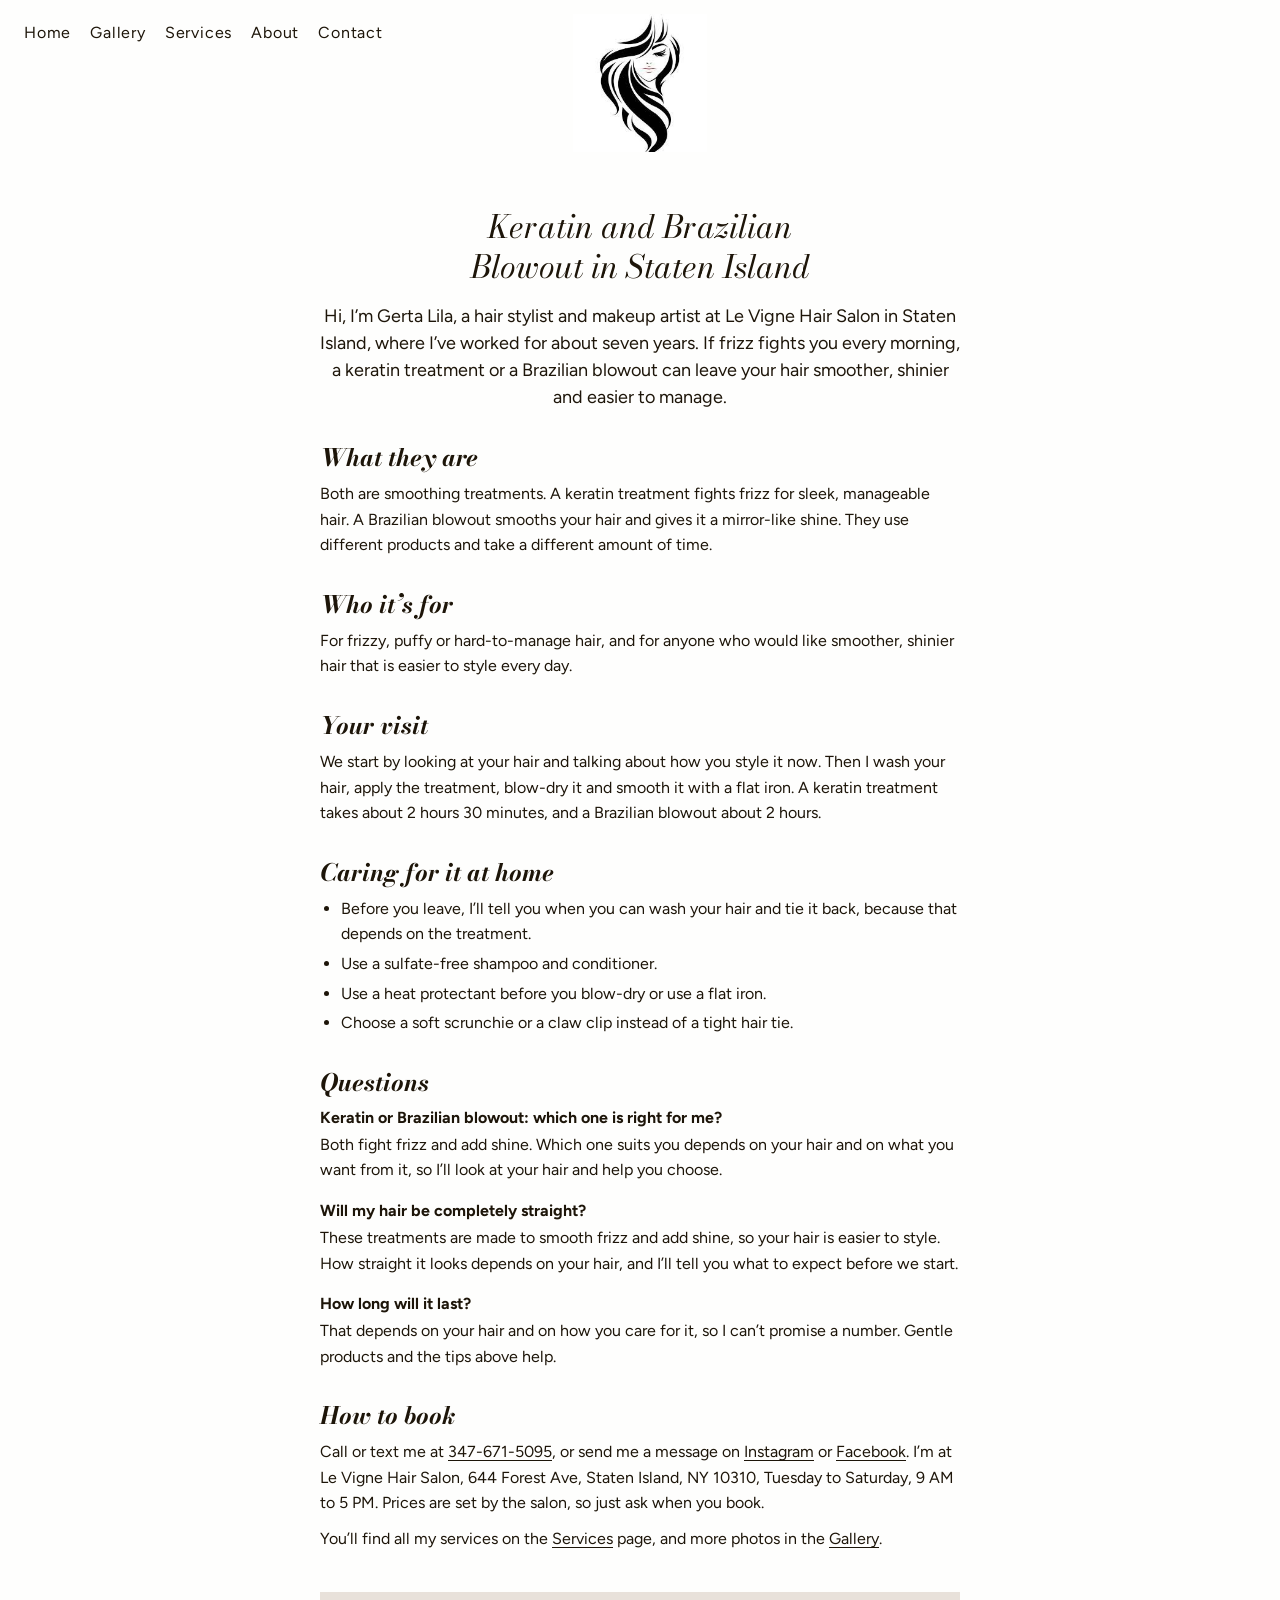
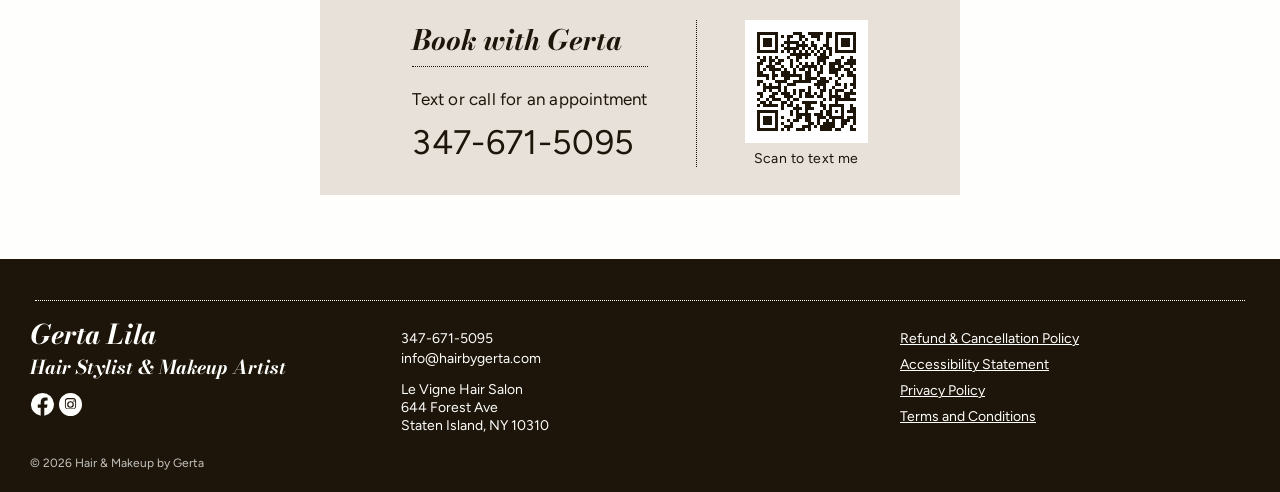
<file: keratin-brazilian-blowout-staten-island/index.html>
<!doctype html>
<html lang="en">
<head>
<meta charset="utf-8">
<meta name="viewport" content="width=device-width, initial-scale=1, viewport-fit=cover">
<title>Keratin and Brazilian Blowout in Staten Island, NY | Hair &amp; Makeup by Gerta</title>
<meta name="description" content="Keratin treatments and Brazilian blowouts for smoother, shinier hair, by Gerta Lila at Le Vigne Hair Salon in Staten Island, NY. Call or text to book.">
<link rel="canonical" href="https://www.hairbygerta.com/keratin-brazilian-blowout-staten-island/">
<meta property="og:type" content="website">
<meta property="og:locale" content="en_US">
<meta property="og:site_name" content="Hair &amp; Makeup by Gerta">
<meta property="og:title" content="Keratin and Brazilian Blowout in Staten Island, NY | Hair &amp; Makeup by Gerta">
<meta property="og:description" content="Keratin treatments and Brazilian blowouts for smoother, shinier hair, by Gerta Lila at Le Vigne Hair Salon in Staten Island, NY. Call or text to book.">
<meta property="og:url" content="https://www.hairbygerta.com/keratin-brazilian-blowout-staten-island/">
<meta property="og:image" content="https://www.hairbygerta.com/images/share.jpg">
<meta property="og:image:width" content="1200">
<meta property="og:image:height" content="630">
<meta property="og:image:alt" content="Hair &amp; Makeup by Gerta, hair stylist and makeup artist at Le Vigne Hair Salon, Staten Island, NY, with two photos of long styled hair">
<meta name="twitter:card" content="summary_large_image">
<meta name="twitter:title" content="Keratin and Brazilian Blowout in Staten Island, NY | Hair &amp; Makeup by Gerta">
<meta name="twitter:description" content="Keratin treatments and Brazilian blowouts for smoother, shinier hair, by Gerta Lila at Le Vigne Hair Salon in Staten Island, NY. Call or text to book.">
<meta name="twitter:image" content="https://www.hairbygerta.com/images/share.jpg">
<meta name="twitter:image:alt" content="Hair &amp; Makeup by Gerta, hair stylist and makeup artist at Le Vigne Hair Salon, Staten Island, NY, with two photos of long styled hair">
<link rel="icon" href="../favicon.ico" sizes="any">
<link rel="icon" type="image/png" href="../images/favicon.png">
<link rel="icon" type="image/png" sizes="192x192" href="../images/icon-192.png">
<link rel="apple-touch-icon" href="../images/apple-touch-icon.png">
<meta name="apple-mobile-web-app-title" content="HairByGerta">
<meta name="theme-color" content="#fefefd">
<link rel="preload" href="../fonts/figtree-latin.woff2" as="font" type="font/woff2" crossorigin>
<link rel="preload" href="../fonts/bodoni-moda-italic-latin.woff2" as="font" type="font/woff2" crossorigin>
<link rel="stylesheet" href="../css/style.css">
<script>document.documentElement.classList.add("js");document.addEventListener("DOMContentLoaded",function(){if(typeof BOOKING_URL!=="string"){document.documentElement.classList.remove("js")}})</script>
<script type="application/ld+json">{"@context":"https://schema.org","@type":"Service","@id":"https://www.hairbygerta.com/keratin-brazilian-blowout-staten-island/#service","name":"Keratin and Brazilian Blowout","serviceType":"Keratin and Brazilian Blowout","description":"Frizz-fighting keratin treatments and Brazilian blowouts for smoother, shinier hair.","url":"https://www.hairbygerta.com/keratin-brazilian-blowout-staten-island/","areaServed":{"@type":"AdministrativeArea","name":"Staten Island, NY"},"provider":{"@type":"Person","@id":"https://www.hairbygerta.com/#gerta","name":"Gerta Lila"}}</script>
</head>
<body class="page-keratin-brazilian-blowout-staten-island">
<a class="skip" href="#main">Skip to main content</a>
<header class="site-header">
  <div class="inner">
    <a class="logo" href="../" aria-label="Hair &amp; Makeup by Gerta home"><img src="../images/logo.jpg" alt="Hair &amp; Makeup by Gerta logo" width="134" height="138"></a>
    <button class="menu-btn" type="button" aria-label="Menu" aria-expanded="false" aria-controls="main-nav"><span></span><span></span><span></span></button>
    <nav class="main-nav" id="main-nav" aria-label="Main">
      <ul>
        <li><a href="../">Home</a></li>
        <li><a href="../gallery/">Gallery</a></li>
        <li><a href="../book-online/">Services</a></li>
        <li><a href="../about/">About</a></li>
        <li><a href="../contact/">Contact</a></li>
      </ul>
      <div class="nav-more">
        <p class="nav-fact"><svg class="nav-icon" viewBox="0 0 256 256" width="20" height="20" fill="currentColor" aria-hidden="true" focusable="false"><path d="M128 24a104 104 0 1 0 104 104A104.11 104.11 0 0 0 128 24m0 192a88 88 0 1 1 88-88a88.1 88.1 0 0 1-88 88m64-88a8 8 0 0 1-8 8h-56a8 8 0 0 1-8-8V72a8 8 0 0 1 16 0v48h48a8 8 0 0 1 8 8"/></svg><span>Tuesday - Saturday, <span class="nowrap">9 AM - 5 PM</span></span></p>
        <p class="nav-fact"><a href="https://www.google.com/maps/search/?api=1&amp;query=644+Forest+Ave,+Staten+Island,+NY+10310" target="_blank" rel="noopener"><svg class="nav-icon" viewBox="0 0 256 256" width="20" height="20" fill="currentColor" aria-hidden="true" focusable="false"><path d="M128 64a40 40 0 1 0 40 40a40 40 0 0 0-40-40m0 64a24 24 0 1 1 24-24a24 24 0 0 1-24 24m0-112a88.1 88.1 0 0 0-88 88c0 31.4 14.51 64.68 42 96.25a254.2 254.2 0 0 0 41.45 38.3a8 8 0 0 0 9.18 0a254.2 254.2 0 0 0 41.37-38.3c27.45-31.57 42-64.85 42-96.25a88.1 88.1 0 0 0-88-88m0 206c-16.53-13-72-60.75-72-118a72 72 0 0 1 144 0c0 57.23-55.47 105-72 118"/></svg><span>644 Forest Ave, <span class="nowrap">Staten Island, NY 10310</span></span></a></p>
        <div class="social">
          <a href="https://www.facebook.com/profile.php?id=61596324347147" target="_blank" rel="noopener" aria-label="Facebook"><svg viewBox="0 0 23 23" width="23" height="23" aria-hidden="true" focusable="false"><path fill-rule="evenodd" d="M9.8 20v-7.6H7V9h2.8V6.8A3.8 3.8 0 0 1 13.6 3H16v3h-1.6a1.3 1.3 0 0 0-1.3 1.3V9H16l-.5 3.4h-2.4V20z"/></svg></a>
          <a href="https://www.instagram.com/hairbygerta/" target="_blank" rel="noopener" aria-label="Instagram"><svg viewBox="0 0 23 23" width="23" height="23" aria-hidden="true" focusable="false"><path fill-rule="evenodd" d="M7.5 3h8A4.5 4.5 0 0 1 20 7.5v8a4.5 4.5 0 0 1-4.5 4.5h-8A4.5 4.5 0 0 1 3 15.5v-8A4.5 4.5 0 0 1 7.5 3zM7.5 4.6a2.9 2.9 0 0 0-2.9 2.9v8a2.9 2.9 0 0 0 2.9 2.9h8a2.9 2.9 0 0 0 2.9-2.9v-8a2.9 2.9 0 0 0-2.9-2.9zM11.5 7a4.5 4.5 0 1 1 0 9 4.5 4.5 0 0 1 0-9zm0 1.8a2.7 2.7 0 1 0 0 5.4 2.7 2.7 0 0 0 0-5.4zM16 5.9a1.1 1.1 0 1 1 0 2.2 1.1 1.1 0 0 1 0-2.2z"/></svg></a>
        </div>
        <div class="nav-calls">
          <a class="nav-call nav-text" href="sms:+13476715095?&amp;body=Hi%20Gerta%2C%20I%27d%20like%20to%20book%20an%20appointment."><svg class="call-bar-icon" viewBox="0 0 256 256" width="20" height="20" fill="currentColor" aria-hidden="true" focusable="false"><path d="M120 128a16 16 0 1 1-16-16a16 16 0 0 1 16 16m32-16a16 16 0 1 0 16 16a16 16 0 0 0-16-16m84 16a108 108 0 0 1-157.23 96.15L46.34 235A20 20 0 0 1 21 209.66l10.81-32.43A108 108 0 1 1 236 128m-24 0a84 84 0 1 0-156.73 42.06a12 12 0 0 1 1 9.81l-9.93 29.79l29.79-9.93a12.1 12.1 0 0 1 3.8-.62a12 12 0 0 1 6 1.62A84 84 0 0 0 212 128"/></svg><span class="call-bar-label">Text me</span></a>
          <a class="nav-call" href="tel:+1-347-671-5095"><svg class="call-bar-icon" viewBox="0 0 256 256" width="20" height="20" fill="currentColor" aria-hidden="true" focusable="false"><path d="m224 154.8l-47.09-21.11l-.18-.08a19.94 19.94 0 0 0-19 1.75a13 13 0 0 0-1.12.84l-22.31 19c-13-7.05-26.43-20.37-33.49-33.21l19.06-22.66a12 12 0 0 0 .85-1.15a20 20 0 0 0 1.66-18.83a1.4 1.4 0 0 1-.08-.18L101.2 32a20.06 20.06 0 0 0-20.78-11.85A60.27 60.27 0 0 0 28 80c0 81.61 66.39 148 148 148a60.27 60.27 0 0 0 59.85-52.42A20.06 20.06 0 0 0 224 154.8M176 204A124.15 124.15 0 0 1 52 80a36.29 36.29 0 0 1 28.48-35.54l18.82 42l-19.16 22.82a12 12 0 0 0-.86 1.16A20 20 0 0 0 78 130.08c9.42 19.28 28.83 38.56 48.31 48a20 20 0 0 0 19.69-1.45a12 12 0 0 0 1.11-.85l22.43-19.07l42 18.81A36.29 36.29 0 0 1 176 204"/></svg><span class="call-bar-label">Call me</span></a>
        </div>
      </div>
    </nav>
  </div>
</header>
<main id="main">
<div class="service">
  <h1 class="service-title serif">Keratin and Brazilian Blowout in Staten Island</h1>
  <p class="service-intro">Hi, I’m Gerta Lila, a hair stylist and makeup artist at Le Vigne Hair Salon in Staten Island, where I’ve worked for about seven years. If frizz fights you every morning, a keratin treatment or a Brazilian blowout can leave your hair smoother, shinier and easier to manage.</p>
  <div class="service-text">
    <h2>What they are</h2>
    <p>Both are smoothing treatments. A keratin treatment fights frizz for sleek, manageable hair. A Brazilian blowout smooths your hair and gives it a mirror-like shine. They use different products and take a different amount of time.</p>
    <h2>Who it’s for</h2>
    <p>For frizzy, puffy or hard-to-manage hair, and for anyone who would like smoother, shinier hair that is easier to style every day.</p>
    <h2>Your visit</h2>
    <p>We start by looking at your hair and talking about how you style it now. Then I wash your hair, apply the treatment, blow-dry it and smooth it with a flat iron. A keratin treatment takes about 2 hours 30 minutes, and a Brazilian blowout about 2 hours.</p>
    <h2>Caring for it at home</h2>
    <ul>
      <li>Before you leave, I’ll tell you when you can wash your hair and tie it back, because that depends on the treatment.</li>
      <li>Use a sulfate-free shampoo and conditioner.</li>
      <li>Use a heat protectant before you blow-dry or use a flat iron.</li>
      <li>Choose a soft scrunchie or a claw clip instead of a tight hair tie.</li>
    </ul>
    <h2>Questions</h2>
    <h3>Keratin or Brazilian blowout: which one is right for me?</h3>
    <p>Both fight frizz and add shine. Which one suits you depends on your hair and on what you want from it, so I’ll look at your hair and help you choose.</p>
    <h3>Will my hair be completely straight?</h3>
    <p>These treatments are made to smooth frizz and add shine, so your hair is easier to style. How straight it looks depends on your hair, and I’ll tell you what to expect before we start.</p>
    <h3>How long will it last?</h3>
    <p>That depends on your hair and on how you care for it, so I can’t promise a number. Gentle products and the tips above help.</p>
    <h2>How to book</h2>
    <p>Call or text me at <a href="tel:+1-347-671-5095">347-671-5095</a>, or send me a message on <a href="https://www.instagram.com/hairbygerta/" target="_blank" rel="noopener">Instagram</a> or <a href="https://www.facebook.com/profile.php?id=61596324347147" target="_blank" rel="noopener">Facebook</a>. I’m at Le Vigne Hair Salon, 644 Forest Ave, Staten Island, NY 10310, Tuesday to Saturday, 9 AM to 5 PM. Prices are set by the salon, so just ask when you book.</p>
    <p>You’ll find all my services on the <a href="../book-online/">Services</a> page, and more photos in the <a href="../gallery/">Gallery</a>.</p>
  </div>
  <section class="reach" id="book" aria-labelledby="reach-h">
    <h2 id="reach-h" class="serif">Book with Gerta</h2>
    <p class="reach-line">Text or call for an appointment</p>
    <div class="reach-btns">
      <a class="reach-btn reach-text" href="sms:+13476715095?&amp;body=Hi%20Gerta%2C%20I%27d%20like%20to%20book%20an%20appointment."><svg class="reach-icon" viewBox="0 0 256 256" width="20" height="20" fill="currentColor" aria-hidden="true" focusable="false"><path d="M120 128a16 16 0 1 1-16-16a16 16 0 0 1 16 16m32-16a16 16 0 1 0 16 16a16 16 0 0 0-16-16m84 16a108 108 0 0 1-157.23 96.15L46.34 235A20 20 0 0 1 21 209.66l10.81-32.43A108 108 0 1 1 236 128m-24 0a84 84 0 1 0-156.73 42.06a12 12 0 0 1 1 9.81l-9.93 29.79l29.79-9.93a12.1 12.1 0 0 1 3.8-.62a12 12 0 0 1 6 1.62A84 84 0 0 0 212 128"/></svg><span>Text me</span></a>
      <a class="reach-btn reach-call" href="tel:+1-347-671-5095"><svg class="reach-icon" viewBox="0 0 256 256" width="20" height="20" fill="currentColor" aria-hidden="true" focusable="false"><path d="m224 154.8l-47.09-21.11l-.18-.08a19.94 19.94 0 0 0-19 1.75a13 13 0 0 0-1.12.84l-22.31 19c-13-7.05-26.43-20.37-33.49-33.21l19.06-22.66a12 12 0 0 0 .85-1.15a20 20 0 0 0 1.66-18.83a1.4 1.4 0 0 1-.08-.18L101.2 32a20.06 20.06 0 0 0-20.78-11.85A60.27 60.27 0 0 0 28 80c0 81.61 66.39 148 148 148a60.27 60.27 0 0 0 59.85-52.42A20.06 20.06 0 0 0 224 154.8M176 204A124.15 124.15 0 0 1 52 80a36.29 36.29 0 0 1 28.48-35.54l18.82 42l-19.16 22.82a12 12 0 0 0-.86 1.16A20 20 0 0 0 78 130.08c9.42 19.28 28.83 38.56 48.31 48a20 20 0 0 0 19.69-1.45a12 12 0 0 0 1.11-.85l22.43-19.07l42 18.81A36.29 36.29 0 0 1 176 204"/></svg><span>Call me</span></a>
    </div>
    <a class="reach-num" href="tel:+1-347-671-5095">347-671-5095</a>
    <figure class="reach-qr">
      <svg class="reach-qr-code" viewBox="-4 -4 41 41" width="164" height="164" aria-hidden="true" focusable="false" shape-rendering="crispEdges"><rect x="-4" y="-4" width="41" height="41" fill="#fff"/><path fill="currentColor" d="M0 0h7v1h-7zM12 0h3v1h-3zM17 0h5v1h-5zM23 0h2v1h-2zM26 0h7v1h-7zM0 1h1v1h-1zM6 1h1v1h-1zM8 1h1v1h-1zM10 1h2v1h-2zM14 1h2v1h-2zM18 1h3v1h-3zM23 1h2v1h-2zM26 1h1v1h-1zM32 1h1v1h-1zM0 2h1v1h-1zM2 2h3v1h-3zM6 2h1v1h-1zM10 2h1v1h-1zM14 2h1v1h-1zM16 2h1v1h-1zM20 2h1v1h-1zM23 2h1v1h-1zM26 2h1v1h-1zM28 2h3v1h-3zM32 2h1v1h-1zM0 3h1v1h-1zM2 3h3v1h-3zM6 3h1v1h-1zM9 3h5v1h-5zM15 3h1v1h-1zM18 3h1v1h-1zM23 3h1v1h-1zM26 3h1v1h-1zM28 3h3v1h-3zM32 3h1v1h-1zM0 4h1v1h-1zM2 4h3v1h-3zM6 4h1v1h-1zM8 4h1v1h-1zM10 4h1v1h-1zM13 4h4v1h-4zM18 4h2v1h-2zM22 4h2v1h-2zM26 4h1v1h-1zM28 4h3v1h-3zM32 4h1v1h-1zM0 5h1v1h-1zM6 5h1v1h-1zM9 5h5v1h-5zM15 5h1v1h-1zM17 5h1v1h-1zM19 5h1v1h-1zM21 5h1v1h-1zM23 5h2v1h-2zM26 5h1v1h-1zM32 5h1v1h-1zM0 6h7v1h-7zM8 6h1v1h-1zM10 6h1v1h-1zM12 6h1v1h-1zM14 6h1v1h-1zM16 6h1v1h-1zM18 6h1v1h-1zM20 6h1v1h-1zM22 6h1v1h-1zM24 6h1v1h-1zM26 6h7v1h-7zM11 7h7v1h-7zM19 7h1v1h-1zM21 7h2v1h-2zM24 7h1v1h-1zM0 8h1v1h-1zM2 8h1v1h-1zM4 8h1v1h-1zM6 8h1v1h-1zM10 8h1v1h-1zM13 8h2v1h-2zM16 8h1v1h-1zM20 8h4v1h-4zM28 8h1v1h-1zM31 8h1v1h-1zM1 9h2v1h-2zM4 9h2v1h-2zM7 9h2v1h-2zM11 9h1v1h-1zM13 9h1v1h-1zM20 9h3v1h-3zM26 9h2v1h-2zM30 9h3v1h-3zM0 10h2v1h-2zM4 10h1v1h-1zM6 10h2v1h-2zM11 10h1v1h-1zM14 10h1v1h-1zM16 10h1v1h-1zM18 10h1v1h-1zM20 10h1v1h-1zM22 10h1v1h-1zM24 10h4v1h-4zM29 10h4v1h-4zM0 11h1v1h-1zM3 11h3v1h-3zM8 11h1v1h-1zM11 11h1v1h-1zM13 11h1v1h-1zM15 11h5v1h-5zM21 11h1v1h-1zM24 11h2v1h-2zM27 11h2v1h-2zM31 11h1v1h-1zM0 12h1v1h-1zM2 12h1v1h-1zM4 12h4v1h-4zM9 12h1v1h-1zM12 12h1v1h-1zM14 12h2v1h-2zM17 12h1v1h-1zM19 12h1v1h-1zM21 12h1v1h-1zM24 12h4v1h-4zM29 12h2v1h-2zM32 12h1v1h-1zM0 13h2v1h-2zM5 13h1v1h-1zM8 13h3v1h-3zM12 13h1v1h-1zM16 13h2v1h-2zM20 13h2v1h-2zM24 13h3v1h-3zM30 13h2v1h-2zM0 14h4v1h-4zM5 14h2v1h-2zM8 14h7v1h-7zM16 14h2v1h-2zM20 14h1v1h-1zM26 14h1v1h-1zM28 14h1v1h-1zM30 14h3v1h-3zM3 15h1v1h-1zM5 15h1v1h-1zM9 15h2v1h-2zM14 15h1v1h-1zM16 15h4v1h-4zM21 15h2v1h-2zM24 15h1v1h-1zM27 15h1v1h-1zM32 15h1v1h-1zM0 16h2v1h-2zM6 16h4v1h-4zM12 16h6v1h-6zM20 16h4v1h-4zM26 16h1v1h-1zM32 16h1v1h-1zM0 17h1v1h-1zM2 17h1v1h-1zM4 17h1v1h-1zM7 17h1v1h-1zM10 17h3v1h-3zM19 17h4v1h-4zM26 17h2v1h-2zM29 17h1v1h-1zM31 17h2v1h-2zM2 18h6v1h-6zM9 18h1v1h-1zM17 18h1v1h-1zM20 18h1v1h-1zM22 18h1v1h-1zM25 18h1v1h-1zM29 18h1v1h-1zM32 18h1v1h-1zM2 19h1v1h-1zM4 19h1v1h-1zM7 19h1v1h-1zM9 19h1v1h-1zM12 19h1v1h-1zM14 19h2v1h-2zM17 19h1v1h-1zM21 19h2v1h-2zM24 19h1v1h-1zM26 19h3v1h-3zM31 19h1v1h-1zM0 20h2v1h-2zM5 20h2v1h-2zM8 20h3v1h-3zM12 20h1v1h-1zM14 20h1v1h-1zM16 20h2v1h-2zM19 20h1v1h-1zM21 20h1v1h-1zM24 20h1v1h-1zM26 20h1v1h-1zM29 20h4v1h-4zM1 21h1v1h-1zM4 21h2v1h-2zM9 21h3v1h-3zM14 21h1v1h-1zM16 21h3v1h-3zM20 21h2v1h-2zM24 21h4v1h-4zM29 21h2v1h-2zM0 22h1v1h-1zM3 22h1v1h-1zM5 22h3v1h-3zM10 22h1v1h-1zM12 22h2v1h-2zM22 22h1v1h-1zM24 22h1v1h-1zM26 22h7v1h-7zM1 23h2v1h-2zM4 23h1v1h-1zM8 23h2v1h-2zM11 23h1v1h-1zM15 23h5v1h-5zM21 23h1v1h-1zM26 23h1v1h-1zM0 24h1v1h-1zM2 24h5v1h-5zM8 24h1v1h-1zM10 24h2v1h-2zM13 24h1v1h-1zM16 24h2v1h-2zM21 24h2v1h-2zM24 24h5v1h-5zM31 24h1v1h-1zM8 25h1v1h-1zM12 25h3v1h-3zM16 25h3v1h-3zM22 25h1v1h-1zM24 25h1v1h-1zM28 25h1v1h-1zM31 25h2v1h-2zM0 26h7v1h-7zM11 26h1v1h-1zM13 26h1v1h-1zM16 26h1v1h-1zM21 26h1v1h-1zM23 26h2v1h-2zM26 26h1v1h-1zM28 26h1v1h-1zM30 26h3v1h-3zM0 27h1v1h-1zM6 27h1v1h-1zM11 27h1v1h-1zM13 27h5v1h-5zM19 27h3v1h-3zM23 27h2v1h-2zM28 27h1v1h-1zM32 27h1v1h-1zM0 28h1v1h-1zM2 28h3v1h-3zM6 28h1v1h-1zM8 28h1v1h-1zM13 28h2v1h-2zM16 28h2v1h-2zM20 28h3v1h-3zM24 28h5v1h-5zM30 28h3v1h-3zM0 29h1v1h-1zM2 29h3v1h-3zM6 29h1v1h-1zM10 29h1v1h-1zM12 29h2v1h-2zM16 29h2v1h-2zM20 29h1v1h-1zM23 29h1v1h-1zM25 29h1v1h-1zM28 29h3v1h-3zM32 29h1v1h-1zM0 30h1v1h-1zM2 30h3v1h-3zM6 30h1v1h-1zM8 30h1v1h-1zM11 30h1v1h-1zM17 30h2v1h-2zM20 30h1v1h-1zM22 30h4v1h-4zM28 30h2v1h-2zM32 30h1v1h-1zM0 31h1v1h-1zM6 31h1v1h-1zM9 31h3v1h-3zM15 31h3v1h-3zM19 31h1v1h-1zM21 31h5v1h-5zM28 31h1v1h-1zM31 31h1v1h-1zM0 32h7v1h-7zM8 32h1v1h-1zM10 32h1v1h-1zM13 32h3v1h-3zM17 32h1v1h-1zM21 32h4v1h-4zM26 32h2v1h-2zM31 32h2v1h-2z"/></svg>
      <figcaption>Scan to text me</figcaption>
    </figure>
  </section>
</div>
</main>
<aside class="call-bar call-bar-after-box" aria-label="Text or call Gerta">
  <a class="call-bar-text" href="sms:+13476715095?&amp;body=Hi%20Gerta%2C%20I%27d%20like%20to%20book%20an%20appointment."><svg class="call-bar-icon" viewBox="0 0 256 256" width="20" height="20" fill="currentColor" aria-hidden="true" focusable="false"><path d="M120 128a16 16 0 1 1-16-16a16 16 0 0 1 16 16m32-16a16 16 0 1 0 16 16a16 16 0 0 0-16-16m84 16a108 108 0 0 1-157.23 96.15L46.34 235A20 20 0 0 1 21 209.66l10.81-32.43A108 108 0 1 1 236 128m-24 0a84 84 0 1 0-156.73 42.06a12 12 0 0 1 1 9.81l-9.93 29.79l29.79-9.93a12.1 12.1 0 0 1 3.8-.62a12 12 0 0 1 6 1.62A84 84 0 0 0 212 128"/></svg><span class="call-bar-label">Text me</span></a>
  <a class="call-bar-call" href="tel:+1-347-671-5095"><svg class="call-bar-icon" viewBox="0 0 256 256" width="20" height="20" fill="currentColor" aria-hidden="true" focusable="false"><path d="m224 154.8l-47.09-21.11l-.18-.08a19.94 19.94 0 0 0-19 1.75a13 13 0 0 0-1.12.84l-22.31 19c-13-7.05-26.43-20.37-33.49-33.21l19.06-22.66a12 12 0 0 0 .85-1.15a20 20 0 0 0 1.66-18.83a1.4 1.4 0 0 1-.08-.18L101.2 32a20.06 20.06 0 0 0-20.78-11.85A60.27 60.27 0 0 0 28 80c0 81.61 66.39 148 148 148a60.27 60.27 0 0 0 59.85-52.42A20.06 20.06 0 0 0 224 154.8M176 204A124.15 124.15 0 0 1 52 80a36.29 36.29 0 0 1 28.48-35.54l18.82 42l-19.16 22.82a12 12 0 0 0-.86 1.16A20 20 0 0 0 78 130.08c9.42 19.28 28.83 38.56 48.31 48a20 20 0 0 0 19.69-1.45a12 12 0 0 0 1.11-.85l22.43-19.07l42 18.81A36.29 36.29 0 0 1 176 204"/></svg><span class="call-bar-label">Call me</span></a>
</aside>
<footer class="site-footer">
  <div class="inner">
    <hr class="foot-rule">
    <div class="foot-cols">
      <div class="foot-brand">
        <p class="foot-name serif">Gerta Lila</p>
        <p class="foot-role serif">Hair Stylist &amp; Makeup Artist</p>
        <div class="social">
          <a href="https://www.facebook.com/profile.php?id=61596324347147" target="_blank" rel="noopener" aria-label="Facebook"><svg viewBox="0 0 24 24" width="23" height="23" aria-hidden="true" focusable="false"><path d="M12 0a12 12 0 0 0-1.9 23.85v-8.4H7.08V12h3.04V9.36c0-3 1.79-4.67 4.53-4.67 1.31 0 2.68.24 2.68.24v2.95h-1.51c-1.49 0-1.95.93-1.95 1.87V12h3.32l-.53 3.45h-2.79v8.4A12 12 0 0 0 12 0z"/></svg></a>
          <a href="https://www.instagram.com/hairbygerta/" target="_blank" rel="noopener" aria-label="Instagram"><svg viewBox="0 0 24 24" width="23" height="23" aria-hidden="true" focusable="false"><path d="M12 0a12 12 0 1 0 0 24 12 12 0 0 0 0-24zm0 5.2c1.85 0 2.08 0 2.8.04 1.98.09 2.9 1.03 2.99 2.99.03.72.04.95.04 2.77s0 2.05-.04 2.77c-.09 1.95-1 2.9-2.99 2.99-.72.03-.95.04-2.8.04s-2.07 0-2.79-.04c-1.98-.09-2.9-1.04-2.99-2.99C6.2 13.05 6.2 12.82 6.2 11s0-2.05.04-2.77c.09-1.96 1.01-2.9 2.99-2.99.72-.03.95-.04 2.77-.04zm0 1.25c-1.8 0-2.02 0-2.73.04-1.4.06-2.06.73-2.12 2.12-.03.71-.04.92-.04 2.71s0 2 .04 2.71c.06 1.39.71 2.06 2.12 2.12.71.03.92.04 2.73.04s2.02 0 2.73-.04c1.4-.06 2.06-.73 2.12-2.12.03-.71.04-.92.04-2.71s0-2-.04-2.71c-.06-1.39-.72-2.06-2.12-2.12-.71-.03-.93-.04-2.73-.04zm0 2.07a3.48 3.48 0 1 1 0 6.96 3.48 3.48 0 0 1 0-6.96zm0 1.25a2.23 2.23 0 1 0 0 4.46 2.23 2.23 0 0 0 0-4.46zm3.62-2.2a.81.81 0 1 1 0 1.63.81.81 0 0 1 0-1.63z"/></svg></a>
        </div>
      </div>
      <div class="foot-contact">
        <p><a href="tel:+1-347-671-5095">347-671-5095</a></p>
        <p><a href="mailto:info@hairbygerta.com">info@hairbygerta.com</a></p>
        <p class="foot-addr">Le Vigne Hair Salon<br>644 Forest Ave<br>Staten Island, NY 10310</p>
      </div>
      <ul class="foot-links">
        <li><a href="../english-refund-policy/">Refund &amp; Cancellation Policy</a></li>
        <li><a href="../accessibility-statement/">Accessibility Statement</a></li>
        <li><a href="../english-privacy-policy/">Privacy Policy</a></li>
        <li><a href="../terms-conditions/">Terms and Conditions</a></li>
      </ul>
    </div>
    <p class="copy">&copy; <span data-year>2026</span> Hair &amp; Makeup by Gerta</p>
  </div>
</footer>
<script src="../js/site.js" defer></script>
</body>
</html>
</file>
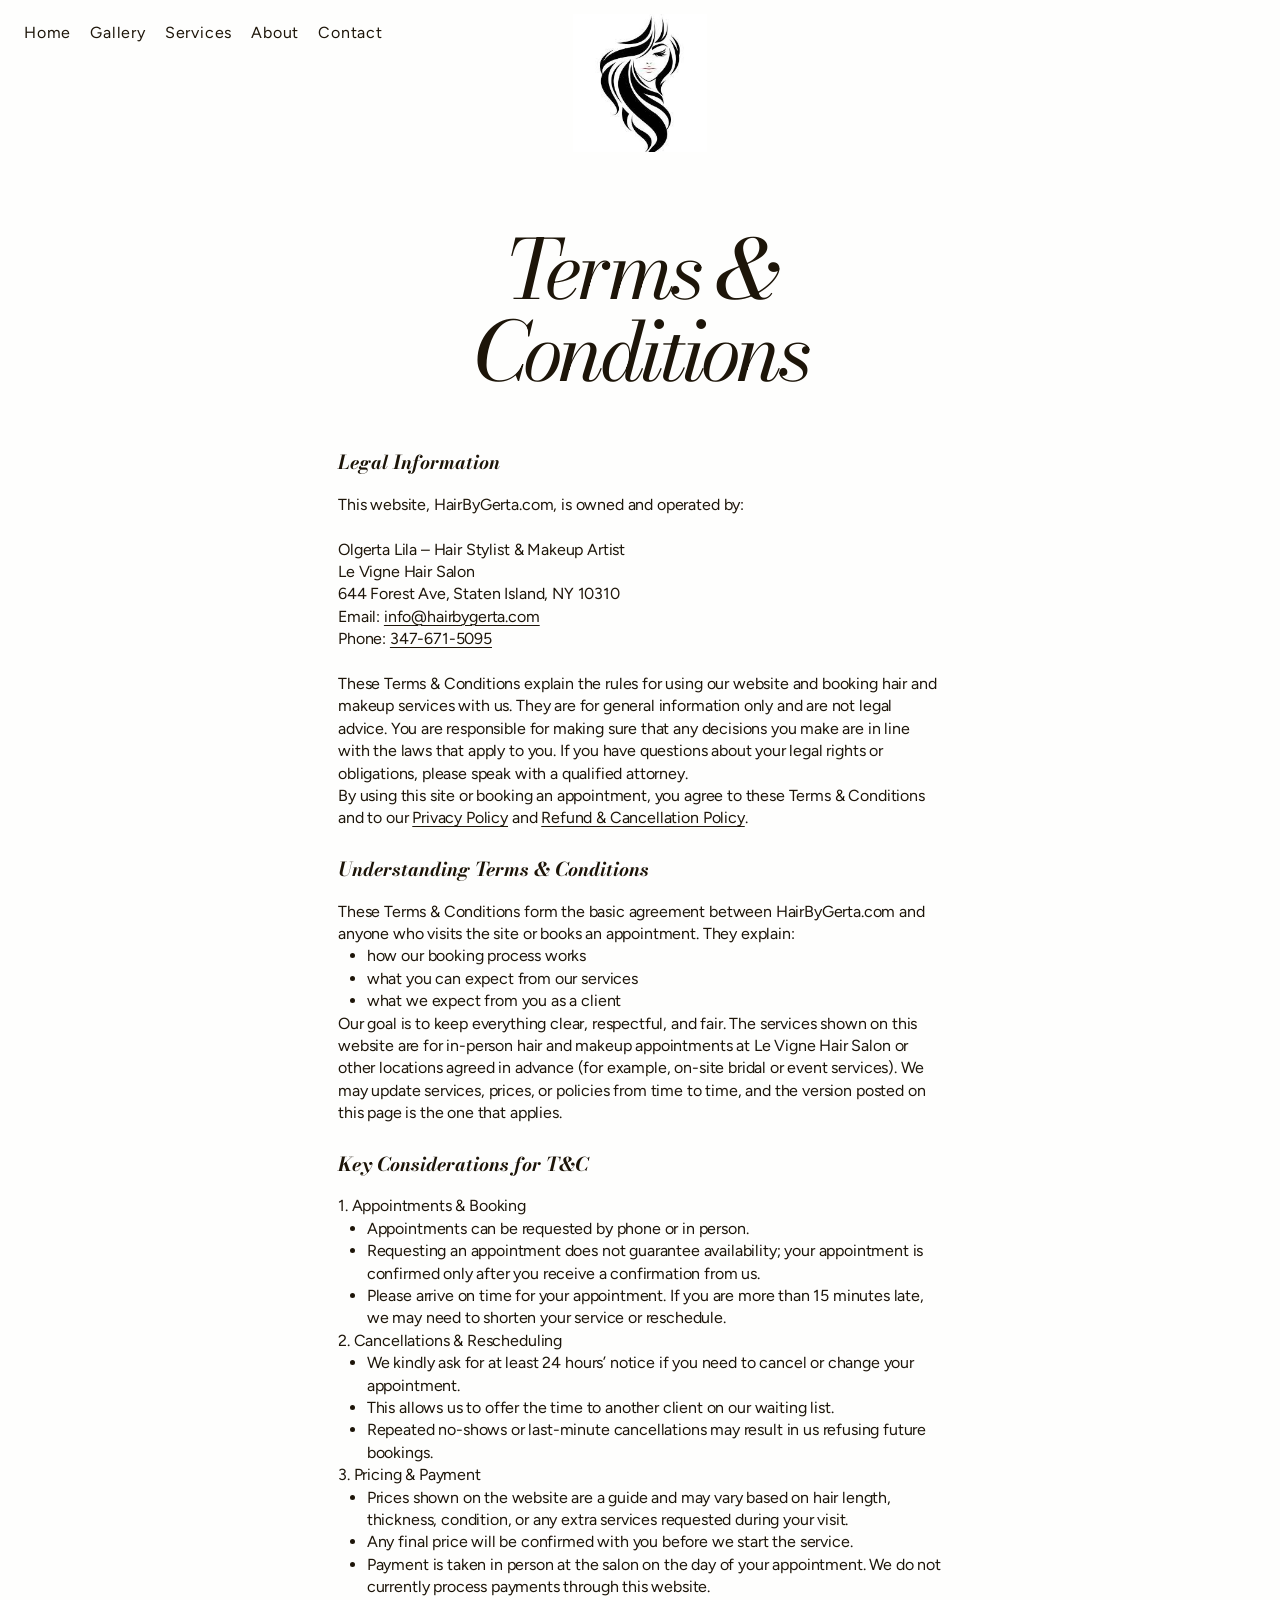
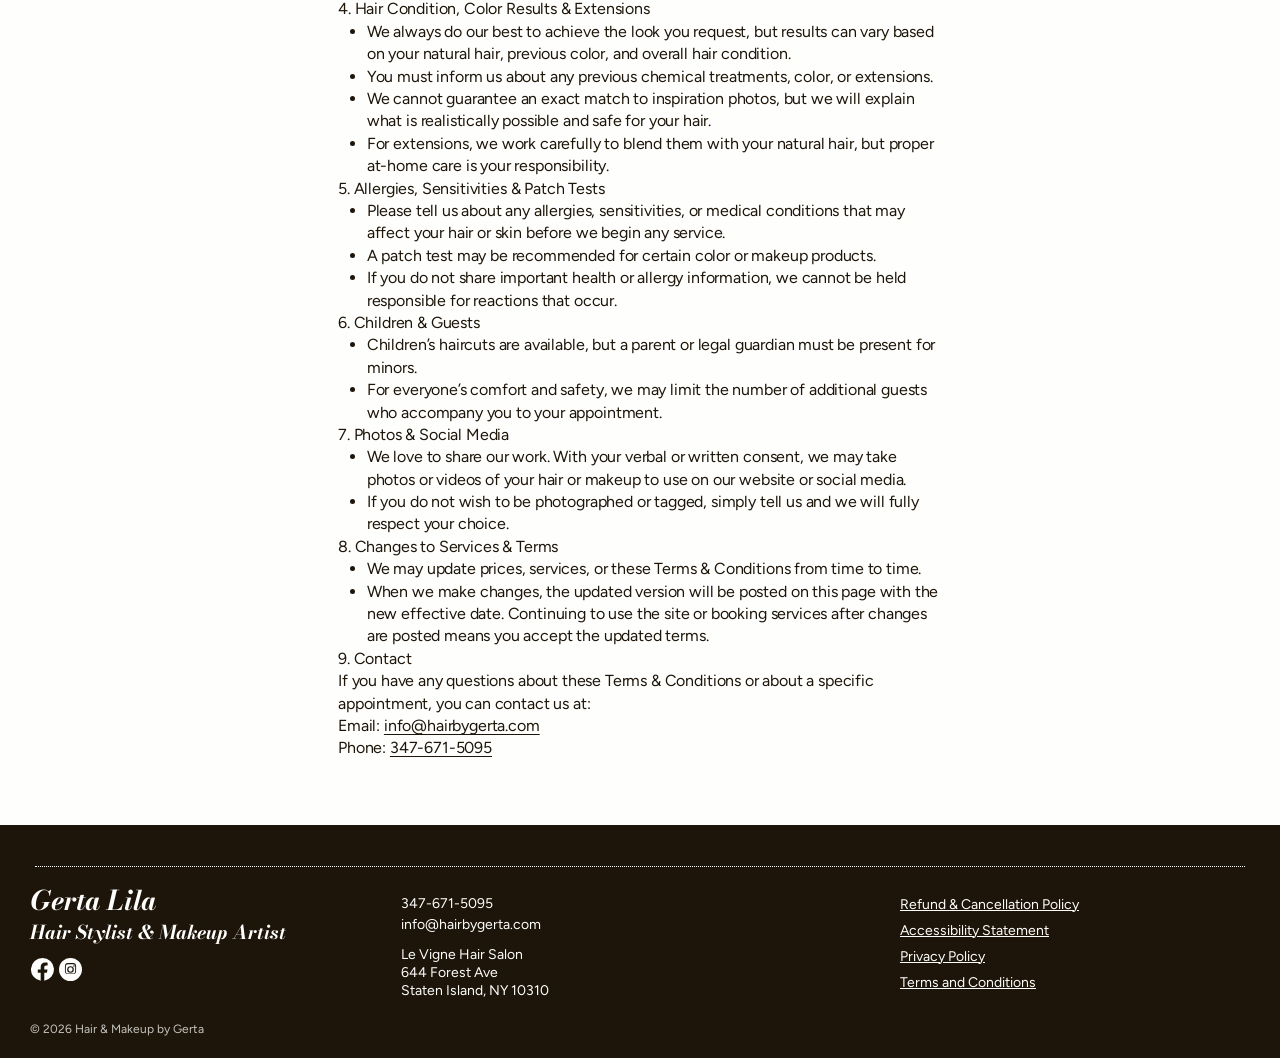
<file: terms-conditions/index.html>
<!doctype html>
<html lang="en">
<head>
<meta charset="utf-8">
<meta name="viewport" content="width=device-width, initial-scale=1, viewport-fit=cover">
<title>Terms and Conditions | Hair &amp; Makeup by Gerta</title>
<meta name="description" content="Review the Terms and Conditions for HairByGerta.com, hair stylist &amp; makeup artist in Staten Island, NY. Learn about booking rules, salon policies, website use and client responsibilities.">
<link rel="canonical" href="https://www.hairbygerta.com/terms-conditions/">
<meta property="og:type" content="website">
<meta property="og:locale" content="en_US">
<meta property="og:site_name" content="Hair &amp; Makeup by Gerta">
<meta property="og:title" content="Terms and Conditions | Hair &amp; Makeup by Gerta">
<meta property="og:description" content="Review the Terms and Conditions for HairByGerta.com, hair stylist &amp; makeup artist in Staten Island, NY. Learn about booking rules, salon policies, website use and client responsibilities.">
<meta property="og:url" content="https://www.hairbygerta.com/terms-conditions/">
<meta property="og:image" content="https://www.hairbygerta.com/images/share.jpg">
<meta property="og:image:width" content="1200">
<meta property="og:image:height" content="630">
<meta property="og:image:alt" content="Hair &amp; Makeup by Gerta, hair stylist and makeup artist at Le Vigne Hair Salon, Staten Island, NY, with two photos of long styled hair">
<meta name="twitter:card" content="summary_large_image">
<meta name="twitter:title" content="Terms and Conditions | Hair &amp; Makeup by Gerta">
<meta name="twitter:description" content="Review the Terms and Conditions for HairByGerta.com, hair stylist &amp; makeup artist in Staten Island, NY. Learn about booking rules, salon policies, website use and client responsibilities.">
<meta name="twitter:image" content="https://www.hairbygerta.com/images/share.jpg">
<meta name="twitter:image:alt" content="Hair &amp; Makeup by Gerta, hair stylist and makeup artist at Le Vigne Hair Salon, Staten Island, NY, with two photos of long styled hair">
<link rel="icon" href="../favicon.ico" sizes="any">
<link rel="icon" type="image/png" href="../images/favicon.png">
<link rel="icon" type="image/png" sizes="192x192" href="../images/icon-192.png">
<link rel="apple-touch-icon" href="../images/apple-touch-icon.png">
<meta name="apple-mobile-web-app-title" content="HairByGerta">
<meta name="theme-color" content="#fefefd">
<link rel="preload" href="../fonts/figtree-latin.woff2" as="font" type="font/woff2" crossorigin>
<link rel="preload" href="../fonts/bodoni-moda-italic-latin.woff2" as="font" type="font/woff2" crossorigin>
<link rel="stylesheet" href="../css/style.css">
<script>document.documentElement.classList.add("js");document.addEventListener("DOMContentLoaded",function(){if(typeof BOOKING_URL!=="string"){document.documentElement.classList.remove("js")}})</script>
</head>
<body class="page-terms-conditions">
<a class="skip" href="#main">Skip to main content</a>
<header class="site-header">
  <div class="inner">
    <a class="logo" href="../" aria-label="Hair &amp; Makeup by Gerta home"><img src="../images/logo.jpg" alt="Hair &amp; Makeup by Gerta logo" width="134" height="138"></a>
    <button class="menu-btn" type="button" aria-label="Menu" aria-expanded="false" aria-controls="main-nav"><span></span><span></span><span></span></button>
    <nav class="main-nav" id="main-nav" aria-label="Main">
      <ul>
        <li><a href="../">Home</a></li>
        <li><a href="../gallery/">Gallery</a></li>
        <li><a href="../book-online/">Services</a></li>
        <li><a href="../about/">About</a></li>
        <li><a href="../contact/">Contact</a></li>
      </ul>
      <div class="nav-more">
        <p class="nav-fact"><svg class="nav-icon" viewBox="0 0 256 256" width="20" height="20" fill="currentColor" aria-hidden="true" focusable="false"><path d="M128 24a104 104 0 1 0 104 104A104.11 104.11 0 0 0 128 24m0 192a88 88 0 1 1 88-88a88.1 88.1 0 0 1-88 88m64-88a8 8 0 0 1-8 8h-56a8 8 0 0 1-8-8V72a8 8 0 0 1 16 0v48h48a8 8 0 0 1 8 8"/></svg><span>Tuesday - Saturday, <span class="nowrap">9 AM - 5 PM</span></span></p>
        <p class="nav-fact"><a href="https://www.google.com/maps/search/?api=1&amp;query=644+Forest+Ave,+Staten+Island,+NY+10310" target="_blank" rel="noopener"><svg class="nav-icon" viewBox="0 0 256 256" width="20" height="20" fill="currentColor" aria-hidden="true" focusable="false"><path d="M128 64a40 40 0 1 0 40 40a40 40 0 0 0-40-40m0 64a24 24 0 1 1 24-24a24 24 0 0 1-24 24m0-112a88.1 88.1 0 0 0-88 88c0 31.4 14.51 64.68 42 96.25a254.2 254.2 0 0 0 41.45 38.3a8 8 0 0 0 9.18 0a254.2 254.2 0 0 0 41.37-38.3c27.45-31.57 42-64.85 42-96.25a88.1 88.1 0 0 0-88-88m0 206c-16.53-13-72-60.75-72-118a72 72 0 0 1 144 0c0 57.23-55.47 105-72 118"/></svg><span>644 Forest Ave, <span class="nowrap">Staten Island, NY 10310</span></span></a></p>
        <div class="social">
          <a href="https://www.facebook.com/profile.php?id=61596324347147" target="_blank" rel="noopener" aria-label="Facebook"><svg viewBox="0 0 23 23" width="23" height="23" aria-hidden="true" focusable="false"><path fill-rule="evenodd" d="M9.8 20v-7.6H7V9h2.8V6.8A3.8 3.8 0 0 1 13.6 3H16v3h-1.6a1.3 1.3 0 0 0-1.3 1.3V9H16l-.5 3.4h-2.4V20z"/></svg></a>
          <a href="https://www.instagram.com/hairbygerta/" target="_blank" rel="noopener" aria-label="Instagram"><svg viewBox="0 0 23 23" width="23" height="23" aria-hidden="true" focusable="false"><path fill-rule="evenodd" d="M7.5 3h8A4.5 4.5 0 0 1 20 7.5v8a4.5 4.5 0 0 1-4.5 4.5h-8A4.5 4.5 0 0 1 3 15.5v-8A4.5 4.5 0 0 1 7.5 3zM7.5 4.6a2.9 2.9 0 0 0-2.9 2.9v8a2.9 2.9 0 0 0 2.9 2.9h8a2.9 2.9 0 0 0 2.9-2.9v-8a2.9 2.9 0 0 0-2.9-2.9zM11.5 7a4.5 4.5 0 1 1 0 9 4.5 4.5 0 0 1 0-9zm0 1.8a2.7 2.7 0 1 0 0 5.4 2.7 2.7 0 0 0 0-5.4zM16 5.9a1.1 1.1 0 1 1 0 2.2 1.1 1.1 0 0 1 0-2.2z"/></svg></a>
        </div>
        <div class="nav-calls">
          <a class="nav-call nav-text" href="sms:+13476715095?&amp;body=Hi%20Gerta%2C%20I%27d%20like%20to%20book%20an%20appointment."><svg class="call-bar-icon" viewBox="0 0 256 256" width="20" height="20" fill="currentColor" aria-hidden="true" focusable="false"><path d="M120 128a16 16 0 1 1-16-16a16 16 0 0 1 16 16m32-16a16 16 0 1 0 16 16a16 16 0 0 0-16-16m84 16a108 108 0 0 1-157.23 96.15L46.34 235A20 20 0 0 1 21 209.66l10.81-32.43A108 108 0 1 1 236 128m-24 0a84 84 0 1 0-156.73 42.06a12 12 0 0 1 1 9.81l-9.93 29.79l29.79-9.93a12.1 12.1 0 0 1 3.8-.62a12 12 0 0 1 6 1.62A84 84 0 0 0 212 128"/></svg><span class="call-bar-label">Text me</span></a>
          <a class="nav-call" href="tel:+1-347-671-5095"><svg class="call-bar-icon" viewBox="0 0 256 256" width="20" height="20" fill="currentColor" aria-hidden="true" focusable="false"><path d="m224 154.8l-47.09-21.11l-.18-.08a19.94 19.94 0 0 0-19 1.75a13 13 0 0 0-1.12.84l-22.31 19c-13-7.05-26.43-20.37-33.49-33.21l19.06-22.66a12 12 0 0 0 .85-1.15a20 20 0 0 0 1.66-18.83a1.4 1.4 0 0 1-.08-.18L101.2 32a20.06 20.06 0 0 0-20.78-11.85A60.27 60.27 0 0 0 28 80c0 81.61 66.39 148 148 148a60.27 60.27 0 0 0 59.85-52.42A20.06 20.06 0 0 0 224 154.8M176 204A124.15 124.15 0 0 1 52 80a36.29 36.29 0 0 1 28.48-35.54l18.82 42l-19.16 22.82a12 12 0 0 0-.86 1.16A20 20 0 0 0 78 130.08c9.42 19.28 28.83 38.56 48.31 48a20 20 0 0 0 19.69-1.45a12 12 0 0 0 1.11-.85l22.43-19.07l42 18.81A36.29 36.29 0 0 1 176 204"/></svg><span class="call-bar-label">Call me</span></a>
        </div>
      </div>
    </nav>
  </div>
</header>
<main id="main">
<article class="legal">
  <h1>Terms &amp; Conditions</h1>
  <h2>Legal Information</h2>
  <p>This website, HairByGerta.com, is owned and operated by:</p>
  <p>Olgerta Lila – Hair Stylist &amp; Makeup Artist<br>Le Vigne Hair Salon<br>644 Forest Ave, Staten Island, NY 10310<br>Email: <a href="mailto:info@hairbygerta.com">info@hairbygerta.com</a><br>Phone: <a href="tel:+1-347-671-5095">347-671-5095</a></p>
  <p>These Terms &amp; Conditions explain the rules for using our website and booking hair and makeup services with us. They are for general information only and are not legal advice. You are responsible for making sure that any decisions you make are in line with the laws that apply to you. If you have questions about your legal rights or obligations, please speak with a qualified attorney.</p>
  <p>By using this site or booking an appointment, you agree to these Terms &amp; Conditions and to our <a href="../english-privacy-policy/">Privacy Policy</a> and <a href="../english-refund-policy/">Refund &amp; Cancellation Policy</a>.</p>
  <h2>Understanding Terms &amp; Conditions</h2>
  <p>These Terms &amp; Conditions form the basic agreement between HairByGerta.com and anyone who visits the site or books an appointment. They explain:</p>
  <ul>
    <li>how our booking process works</li>
    <li>what you can expect from our services</li>
    <li>what we expect from you as a client</li>
  </ul>
  <p>Our goal is to keep everything clear, respectful, and fair. The services shown on this website are for in-person hair and makeup appointments at Le Vigne Hair Salon or other locations agreed in advance (for example, on-site bridal or event services). We may update services, prices, or policies from time to time, and the version posted on this page is the one that applies.</p>
  <h2>Key Considerations for T&amp;C</h2>
  <p>1. Appointments &amp; Booking</p>
  <ul>
    <li>Appointments can be requested by phone or in person.</li>
    <li>Requesting an appointment does not guarantee availability; your appointment is confirmed only after you receive a confirmation from us.</li>
    <li>Please arrive on time for your appointment. If you are more than 15 minutes late, we may need to shorten your service or reschedule.</li>
  </ul>
  <p>2. Cancellations &amp; Rescheduling</p>
  <ul>
    <li>We kindly ask for at least 24 hours’ notice if you need to cancel or change your appointment.</li>
    <li>This allows us to offer the time to another client on our waiting list.</li>
    <li>Repeated no-shows or last-minute cancellations may result in us refusing future bookings.</li>
  </ul>
  <p>3. Pricing &amp; Payment</p>
  <ul>
    <li>Prices shown on the website are a guide and may vary based on hair length, thickness, condition, or any extra services requested during your visit.</li>
    <li>Any final price will be confirmed with you before we start the service.</li>
    <li>Payment is taken in person at the salon on the day of your appointment. We do not currently process payments through this website.</li>
  </ul>
  <p>4. Hair Condition, Color Results &amp; Extensions</p>
  <ul>
    <li>We always do our best to achieve the look you request, but results can vary based on your natural hair, previous color, and overall hair condition.</li>
    <li>You must inform us about any previous chemical treatments, color, or extensions.</li>
    <li>We cannot guarantee an exact match to inspiration photos, but we will explain what is realistically possible and safe for your hair.</li>
    <li>For extensions, we work carefully to blend them with your natural hair, but proper at-home care is your responsibility.</li>
  </ul>
  <p>5. Allergies, Sensitivities &amp; Patch Tests</p>
  <ul>
    <li>Please tell us about any allergies, sensitivities, or medical conditions that may affect your hair or skin before we begin any service.</li>
    <li>A patch test may be recommended for certain color or makeup products.</li>
    <li>If you do not share important health or allergy information, we cannot be held responsible for reactions that occur.</li>
  </ul>
  <p>6. Children &amp; Guests</p>
  <ul>
    <li>Children’s haircuts are available, but a parent or legal guardian must be present for minors.</li>
    <li>For everyone’s comfort and safety, we may limit the number of additional guests who accompany you to your appointment.</li>
  </ul>
  <p>7. Photos &amp; Social Media</p>
  <ul>
    <li>We love to share our work. With your verbal or written consent, we may take photos or videos of your hair or makeup to use on our website or social media.</li>
    <li>If you do not wish to be photographed or tagged, simply tell us and we will fully respect your choice.</li>
  </ul>
  <p>8. Changes to Services &amp; Terms</p>
  <ul>
    <li>We may update prices, services, or these Terms &amp; Conditions from time to time.</li>
    <li>When we make changes, the updated version will be posted on this page with the new effective date. Continuing to use the site or booking services after changes are posted means you accept the updated terms.</li>
  </ul>
  <p>9. Contact<br>If you have any questions about these Terms &amp; Conditions or about a specific appointment, you can contact us at:</p>
  <p>Email: <a href="mailto:info@hairbygerta.com">info@hairbygerta.com</a><br>Phone: <a href="tel:+1-347-671-5095">347-671-5095</a></p>
</article>
</main>
<aside class="call-bar" aria-label="Text or call Gerta">
  <a class="call-bar-text" href="sms:+13476715095?&amp;body=Hi%20Gerta%2C%20I%27d%20like%20to%20book%20an%20appointment."><svg class="call-bar-icon" viewBox="0 0 256 256" width="20" height="20" fill="currentColor" aria-hidden="true" focusable="false"><path d="M120 128a16 16 0 1 1-16-16a16 16 0 0 1 16 16m32-16a16 16 0 1 0 16 16a16 16 0 0 0-16-16m84 16a108 108 0 0 1-157.23 96.15L46.34 235A20 20 0 0 1 21 209.66l10.81-32.43A108 108 0 1 1 236 128m-24 0a84 84 0 1 0-156.73 42.06a12 12 0 0 1 1 9.81l-9.93 29.79l29.79-9.93a12.1 12.1 0 0 1 3.8-.62a12 12 0 0 1 6 1.62A84 84 0 0 0 212 128"/></svg><span class="call-bar-label">Text me</span></a>
  <a class="call-bar-call" href="tel:+1-347-671-5095"><svg class="call-bar-icon" viewBox="0 0 256 256" width="20" height="20" fill="currentColor" aria-hidden="true" focusable="false"><path d="m224 154.8l-47.09-21.11l-.18-.08a19.94 19.94 0 0 0-19 1.75a13 13 0 0 0-1.12.84l-22.31 19c-13-7.05-26.43-20.37-33.49-33.21l19.06-22.66a12 12 0 0 0 .85-1.15a20 20 0 0 0 1.66-18.83a1.4 1.4 0 0 1-.08-.18L101.2 32a20.06 20.06 0 0 0-20.78-11.85A60.27 60.27 0 0 0 28 80c0 81.61 66.39 148 148 148a60.27 60.27 0 0 0 59.85-52.42A20.06 20.06 0 0 0 224 154.8M176 204A124.15 124.15 0 0 1 52 80a36.29 36.29 0 0 1 28.48-35.54l18.82 42l-19.16 22.82a12 12 0 0 0-.86 1.16A20 20 0 0 0 78 130.08c9.42 19.28 28.83 38.56 48.31 48a20 20 0 0 0 19.69-1.45a12 12 0 0 0 1.11-.85l22.43-19.07l42 18.81A36.29 36.29 0 0 1 176 204"/></svg><span class="call-bar-label">Call me</span></a>
</aside>
<footer class="site-footer">
  <div class="inner">
    <hr class="foot-rule">
    <div class="foot-cols">
      <div class="foot-brand">
        <p class="foot-name serif">Gerta Lila</p>
        <p class="foot-role serif">Hair Stylist &amp; Makeup Artist</p>
        <div class="social">
          <a href="https://www.facebook.com/profile.php?id=61596324347147" target="_blank" rel="noopener" aria-label="Facebook"><svg viewBox="0 0 24 24" width="23" height="23" aria-hidden="true" focusable="false"><path d="M12 0a12 12 0 0 0-1.9 23.85v-8.4H7.08V12h3.04V9.36c0-3 1.79-4.67 4.53-4.67 1.31 0 2.68.24 2.68.24v2.95h-1.51c-1.49 0-1.95.93-1.95 1.87V12h3.32l-.53 3.45h-2.79v8.4A12 12 0 0 0 12 0z"/></svg></a>
          <a href="https://www.instagram.com/hairbygerta/" target="_blank" rel="noopener" aria-label="Instagram"><svg viewBox="0 0 24 24" width="23" height="23" aria-hidden="true" focusable="false"><path d="M12 0a12 12 0 1 0 0 24 12 12 0 0 0 0-24zm0 5.2c1.85 0 2.08 0 2.8.04 1.98.09 2.9 1.03 2.99 2.99.03.72.04.95.04 2.77s0 2.05-.04 2.77c-.09 1.95-1 2.9-2.99 2.99-.72.03-.95.04-2.8.04s-2.07 0-2.79-.04c-1.98-.09-2.9-1.04-2.99-2.99C6.2 13.05 6.2 12.82 6.2 11s0-2.05.04-2.77c.09-1.96 1.01-2.9 2.99-2.99.72-.03.95-.04 2.77-.04zm0 1.25c-1.8 0-2.02 0-2.73.04-1.4.06-2.06.73-2.12 2.12-.03.71-.04.92-.04 2.71s0 2 .04 2.71c.06 1.39.71 2.06 2.12 2.12.71.03.92.04 2.73.04s2.02 0 2.73-.04c1.4-.06 2.06-.73 2.12-2.12.03-.71.04-.92.04-2.71s0-2-.04-2.71c-.06-1.39-.72-2.06-2.12-2.12-.71-.03-.93-.04-2.73-.04zm0 2.07a3.48 3.48 0 1 1 0 6.96 3.48 3.48 0 0 1 0-6.96zm0 1.25a2.23 2.23 0 1 0 0 4.46 2.23 2.23 0 0 0 0-4.46zm3.62-2.2a.81.81 0 1 1 0 1.63.81.81 0 0 1 0-1.63z"/></svg></a>
        </div>
      </div>
      <div class="foot-contact">
        <p><a href="tel:+1-347-671-5095">347-671-5095</a></p>
        <p><a href="mailto:info@hairbygerta.com">info@hairbygerta.com</a></p>
        <p class="foot-addr">Le Vigne Hair Salon<br>644 Forest Ave<br>Staten Island, NY 10310</p>
      </div>
      <ul class="foot-links">
        <li><a href="../english-refund-policy/">Refund &amp; Cancellation Policy</a></li>
        <li><a href="../accessibility-statement/">Accessibility Statement</a></li>
        <li><a href="../english-privacy-policy/">Privacy Policy</a></li>
        <li><a href="../terms-conditions/">Terms and Conditions</a></li>
      </ul>
    </div>
    <p class="copy">&copy; <span data-year>2026</span> Hair &amp; Makeup by Gerta</p>
  </div>
</footer>
<script src="../js/site.js" defer></script>
</body>
</html>
</file>
<file: css/style.css>
/* Hair & Makeup by Gerta. The one stylesheet of the site.
   Custom properties first, then the fonts, the base rules and one section per part of the site.
   Breakpoints: 1100 px and 760 px. Desktop numbers were measured on the old site
   in a 1280 px window.
   Inside the phone layout a few rules look closer: at a phone lying on its side (from
   600 px wide, or up to 500 px tall) and, in section 75, at touch screens wider than a
   phone. Phone text grows with the screen from 320 to 390 px (see --grow). */

:root {
  /* Colours */
  --bg: #fefefd;
  --ink: #1d1509;
  --beige: #e8e1da;
  --btn: #554f46;
  --btn-text: #fefefd;
  --error: #9b1c1c;
  /* The one blue of the site: the label that shows for a few seconds on the home photos
     (decision 72). The helper chose blue because nothing else on the site is blue. */
  --cue: #0a6cff;
  /* Fonts */
  --serif: "Bodoni Moda", "Didot", "Bodoni 72", Georgia, serif;
  --sans: "Figtree", "Proxima Nova", "Helvetica Neue", Arial, sans-serif;
  /* Shared sizes: height of the sticky header, widest content of the Book Online
     page container, space to the window edge */
  --header-h: 159px;
  --page-max: 1213px;
  --gutter: 16px;
  /* Keyboard focus ring */
  --focus: 2px solid var(--ink);
  /* Gallery: the space between two photos, sideways and downwards */
  --gallery-gap: 24px;
  /* Book Online: size of the text in a service card (description, duration, price).
     16 px as on the old page. On a phone 14 px at 320 px wide, where the old page had
     14 px too, growing to 16 px at 390 px (see --grow). */
  --svc-text: 16px;
  /* Phone text that grows with the screen, see below. 0 on wider screens. */
  --grow: 0px;
  /* The part of the header that is drawn: all of it, or 64 px of it on a phone once
     the page is scrolled (see Header). */
  --header-now: var(--header-h);
  /* The strips of an iPhone screen that the page must keep clear: beside the camera
     cut-out when the phone lies on its side, and under the home bar. 0 on every other
     device. The viewport line of the pages (viewport-fit=cover) switches them on. */
  --safe-top: env(safe-area-inset-top, 0px);
  --safe-right: env(safe-area-inset-right, 0px);
  --safe-bottom: env(safe-area-inset-bottom, 0px);
  --safe-left: env(safe-area-inset-left, 0px);
}

/* The sizes that change with the width of the window. Nothing else is ever set on
   :root, except --header-now further down (the short header of a scrolled phone page). */
@media (max-width: 1100px) {
  :root {
    --gallery-gap: 20px;
  }
}

/* --grow is the yardstick of the phone text. The old phone page was drawn for a screen
   320 px wide, and its text sizes are the sizes of this site at 320 px. An iPhone is
   375 to 440 px wide, and 14 px text is small there. So a phone text has its old size
   plus a few steps of --grow: one step is 0 px at 320 px, grows evenly to 1 px at
   390 px and stays 1 px from there. "calc(14px + 3 * var(--grow))" reads: 14 px on the
   narrowest phone, 17 px from 390 px upwards. */
@media (max-width: 760px) {
  :root {
    --header-h: 96px;
    --gutter: 20px;
    --gallery-gap: 12px;
    --grow: clamp(0px, (100vw - 320px) / 70, 1px);
    --svc-text: calc(14px + 2 * var(--grow));
  }
}

/* ==========================================================================
   05 Fonts
   The two fonts of the site, loaded from the site's own folder fonts (tools/make_fonts.py
   makes the files, fonts/fonts.json lists them). Nothing is fetched from a font server.
   Each font comes as two files: latin holds the letters of English and of western
   Europe, latin-ext the extra letters of other languages. A browser fetches a file only
   for a page that shows one of its characters (unicode-range), so an English page
   fetches the two latin files and nothing else. Every page asks for those two early
   (the preload links in the head). With font-display: swap the text shows at once in
   a fallback font and changes to the real font when the file has arrived.
   One file draws every weight from regular (400) to bold (700), which is what
   "font-weight: 400 700" says, so bold text needs no second file. Bodoni Moda is only
   ever used slanted, Figtree upright.
   The latin rule of a font stands last: three accents are in both files, and for a
   character in two files the browser takes the last rule, the file it has anyway.
   ========================================================================== */

/* ---------- Figtree: the text font ---------- */

@font-face {
  font-family: "Figtree";
  font-style: normal;
  font-weight: 400 700;
  font-display: swap;
  src: url("../fonts/figtree-latin-ext.woff2") format("woff2");
  unicode-range: U+0100-02BA, U+02BD-02C5, U+02C7-02CC, U+02CE-02D7, U+02DD-02FF, U+0304,
    U+0308, U+0329, U+1D00-1DBF, U+1E00-1E9F, U+1EF2-1EFF, U+2020, U+20A0-20AB, U+20AD-20C0,
    U+2113, U+2C60-2C7F, U+A720-A7FF;
}

@font-face {
  font-family: "Figtree";
  font-style: normal;
  font-weight: 400 700;
  font-display: swap;
  src: url("../fonts/figtree-latin.woff2") format("woff2");
  unicode-range: U+0000-00FF, U+0131, U+0152-0153, U+02BB-02BC, U+02C6, U+02DA, U+02DC,
    U+0304, U+0308, U+0329, U+2000-206F, U+20AC, U+2122, U+2191, U+2193, U+2212, U+2215,
    U+FEFF, U+FFFD;
}

/* ---------- Bodoni Moda Italic: the serif of the headings ---------- */

@font-face {
  font-family: "Bodoni Moda";
  font-style: italic;
  font-weight: 400 700;
  font-display: swap;
  src: url("../fonts/bodoni-moda-italic-latin-ext.woff2") format("woff2");
  unicode-range: U+0100-02BA, U+02BD-02C5, U+02C7-02CC, U+02CE-02D7, U+02DD-02FF, U+0304,
    U+0308, U+0329, U+1D00-1DBF, U+1E00-1E9F, U+1EF2-1EFF, U+2020, U+20A0-20AB, U+20AD-20C0,
    U+2113, U+2C60-2C7F, U+A720-A7FF;
}

@font-face {
  font-family: "Bodoni Moda";
  font-style: italic;
  font-weight: 400 700;
  font-display: swap;
  src: url("../fonts/bodoni-moda-italic-latin.woff2") format("woff2");
  unicode-range: U+0000-00FF, U+0131, U+0152-0153, U+02BB-02BC, U+02C6, U+02DA, U+02DC,
    U+0304, U+0308, U+0329, U+2000-206F, U+20AC, U+2122, U+2191, U+2193, U+2212, U+2215,
    U+FEFF, U+FFFD;
}

/* ==========================================================================
   10 Base
   Reset, document defaults, helpers, the skip link, the focus ring, the dark button,
   the shared page container, scroll locks, reduced motion.
   ========================================================================== */

/* Reset */
*,
*::before,
*::after {
  box-sizing: border-box;
}

/* Document. On a touch screen: a tap flashes in the warm ink of the site instead of the
   grey of the phone, and two quick taps in a row (next photo, next photo) are two taps
   and never a zoom into the page. Zooming with two fingers stays as it is. */
html {
  -webkit-text-size-adjust: 100%;
  -moz-text-size-adjust: 100%;
  text-size-adjust: 100%;
  -webkit-tap-highlight-color: rgba(29, 21, 9, 0.12);
  touch-action: manipulation;
}

/* Page defaults. A word, an email address or a link that is longer than its line
   breaks instead of sticking out of the page.
   The optical size is for the serif alone (Figtree has no such setting and ignores
   it). Left to itself Bodoni Moda draws its thin strokes thinner the larger the text
   is, until they all but vanish in the large titles on an ordinary screen. Didot on
   the old site kept them visible at every size. One fixed optical size does the same
   and changes the width of a line by less than 3 px.
   The font file of the site has this size built in (tools/make_fonts.py), so the line
   changes nothing today. It stays for the day the file is swapped for the full font. */
body {
  margin: 0;
  background: var(--bg);
  color: var(--ink);
  font-family: var(--sans);
  font-size: 16px;
  font-variation-settings: "opsz" 14;
  line-height: 1.4;
  overflow-wrap: break-word;
  -webkit-font-smoothing: antialiased;
  -moz-osx-font-smoothing: grayscale;
}

/* Room around whatever the browser scrolls into view in the page below the header:
   the target of the skip link or of an #anchor, and every link, button and field that
   takes the keyboard focus. It stops clear of the sticky header and 16 px above the
   bottom edge of the window, so its focus ring is whole. The room is set on these
   targets and not on the document, because room set on the document also counts for
   the controls inside the sticky header: the page would jump each time one of them
   takes the focus. */
main,
main [id],
main a,
main button,
main input,
main textarea,
main select,
main iframe,
.site-footer a {
  scroll-margin: calc(var(--header-h) + 12px) 0 16px;
}

/* The skip link puts the top of the page content right under the header. */
main {
  scroll-margin-top: var(--header-h);
}

/* An iPhone on its side: the page content stays out of the strips beside the camera
   cut-out. The header and the footer do the same for what is inside them, and their
   colour still runs to the edge of the glass. */
main {
  padding-right: var(--safe-right);
  padding-left: var(--safe-left);
}

/* Media. An img may sit inside a picture, so both get the same defaults. */
img,
picture {
  display: block;
  max-width: 100%;
}

/* An embedded frame (the map) never grows wider than the box it sits in. */
iframe {
  max-width: 100%;
}

/* Links take the colour of the text around them. */
a {
  color: inherit;
}

/* Text a visitor marks with the finger or the mouse is shown in the colours of the
   site, light on the taupe of the buttons, instead of the blue of the device. */
::selection {
  background: var(--btn);
  color: var(--btn-text);
}

/* Rules start from nothing. Each component draws its own line (see .dots, .foot-rule). */
hr {
  height: 0;
  margin: 0;
  border: 0;
  color: inherit;
  overflow: visible;
}

/* Helpers */
.serif {
  font-family: var(--serif);
  font-style: italic;
  font-weight: 700;
}

/* Hidden on screen, still read by screen readers. */
.visually-hidden {
  position: absolute;
  width: 1px;
  height: 1px;
  margin: -1px;
  padding: 0;
  border: 0;
  overflow: hidden;
  clip: rect(0, 0, 0, 0);
  clip-path: inset(50%);
  white-space: nowrap;
}

/* Skip link. Parked far off the left edge, moves to the top left corner on keyboard focus.
   Fixed, so it shows above the sticky header wherever the page is scrolled to. */
.skip {
  position: fixed;
  top: 8px;
  left: -9999px;
  z-index: 1000;
  padding: 10px 16px;
  background: var(--btn);
  color: var(--btn-text);
  font-size: 14px;
  line-height: 1.4;
  letter-spacing: 1.4px;
  text-decoration: none;
  white-space: nowrap;
}

.skip:focus {
  left: 8px;
}

/* Focus ring for every link, button and field.
   Dark line outside, light line inside, so it shows on the light page,
   on the beige boxes and on the dark footer and photo viewer alike. */
:focus-visible {
  outline: var(--focus);
  outline-offset: 2px;
  box-shadow: 0 0 0 2px var(--bg);
}

/* The dark button (View Services on Home, Back to Home on the 404 page). 180 x 37. */
.btn {
  display: inline-flex;
  align-items: center;
  justify-content: center;
  min-width: min(180px, 100%);
  max-width: 100%;
  min-height: 37px;
  padding: 8px 16px;
  border: 0;
  border-radius: 0;
  background-color: var(--btn);
  color: var(--btn-text);
  font-family: inherit;
  font-size: 14px;
  font-weight: 400;
  line-height: 1.5;
  letter-spacing: 1.4px;
  text-align: center;
  text-decoration: none;
  cursor: pointer;
  transition: background-color 0.2s ease;
  -webkit-tap-highlight-color: transparent;
}

/* Darker under the mouse, under the keyboard focus and while a finger presses it.
   The mouse rule is only for a device that has a mouse (hover: hover): on a touch
   screen a tapped button would otherwise stay dark until the next tap somewhere else.
   Every hover rule of this file that changes a colour or an underline is written this
   way, and each button has a pressed look (:active) in its place. */
.btn:focus-visible,
.btn:active {
  background-color: var(--ink);
}

@media (hover: hover) {
  .btn:hover {
    background-color: var(--ink);
  }
}

/* Page container of the Gallery and the Book Online page. The content is at most
   --page-max wide, keeps a gutter on each side and starts 40 px below the sticky
   header. The Gallery widens it (see Gallery). */
.page {
  max-width: calc(var(--page-max) + 2 * var(--gutter));
  margin: 0 auto;
  padding: 40px var(--gutter) 80px;
}

/* Open phone menu and open photo viewer: the page behind does not scroll. */
body.menu-open,
body.lightbox-open {
  overflow: hidden;
}

/* Reduced motion. The one place where !important is used: this single block has to
   win over every transition and animation in every component, whatever its selector.
   The scrolling hours line also changes its layout, see Home. */
@media (prefers-reduced-motion: reduce) {
  *,
  *::before,
  *::after {
    animation-delay: 0s !important;
    animation-duration: 0.01ms !important;
    animation-iteration-count: 1 !important;
    transition-delay: 0s !important;
    transition-duration: 0.01ms !important;
    scroll-behavior: auto !important;
  }
}

/* Phones (760 px and below): a button 44 px tall, a full tap target, with text of
   14 px at 320 px that grows to 15 px at 390 px (see --grow at the top). No base rule
   changes at 1100 px. */
@media (max-width: 760px) {
  .btn {
    min-height: 44px;
    font-size: calc(14px + var(--grow));
  }
}

/* ==========================================================================
   20 Header and footer
   The sticky header (logo, menu button, main navigation) and the dark footer
   (dotted rule, three columns, social icons, policy links, copyright line).
   Both are as wide as the window, as on the old site: the navigation sits 24 px
   from the left edge at every width and the footer columns spread with the window.
   ========================================================================== */

/* ---------- Header ---------- */

/* 159 px tall (96 px on phones, see --header-h). Stays at the top while the page scrolls.
   The side padding is 0 except on an iPhone lying on its side, where it keeps the logo
   and the links out of the strips beside the camera cut-out. */
.site-header {
  position: sticky;
  top: 0;
  z-index: 50;
  height: var(--header-h);
  padding: 0 var(--safe-right) 0 var(--safe-left);
  background: var(--bg);
}

.site-header .inner {
  position: relative;
  height: 100%;
}

/* Logo: 134 x 138, centred, 14 px from the top. The size is set on the link and on
   the image, so it also holds when the image sits inside a picture element. */
.logo {
  position: absolute;
  top: 14px;
  left: 50%;
  display: block;
  width: 134px;
  height: 138px;
  margin-left: -67px;
}

.logo img {
  display: block;
  width: 134px;
  height: 138px;
  object-fit: cover;
}

/* The menu button exists on phones only. */
.menu-btn {
  display: none;
}

/* Navigation row: the first word starts at x 24, y 24. Each link is a 37 px tall
   box (10 px above and below the 17 px line). The gap is 7 px instead of the 8 px of
   the old site because Figtree runs a little wider than the old font: this keeps
   every word within 2 px of where it used to start. The row may use the space left
   of the logo and no more: if the text is ever wider (a larger text setting, another
   font) it wraps onto a second row instead of running under the logo. */
.main-nav {
  position: absolute;
  top: 14px;
  left: 18px;
  max-width: calc(50% - 97px);
}

.main-nav ul {
  display: flex;
  flex-wrap: wrap;
  gap: 0 7px;
  margin: 0;
  padding: 0;
  list-style: none;
}

.main-nav a {
  display: block;
  padding: 10px 6px;
  color: var(--ink);
  font-size: 16px;
  font-weight: 400;
  line-height: 17px;
  letter-spacing: 0.8px;
  text-decoration: none;
  white-space: nowrap;
}

/* The current page is underlined, and so is the link under the mouse. */
.main-nav a[aria-current="page"] {
  text-decoration: underline;
  text-decoration-thickness: 1px;
  text-underline-offset: 1px;
}

@media (hover: hover) {
  .main-nav a:hover {
    text-decoration: underline;
    text-decoration-thickness: 1px;
    text-underline-offset: 1px;
  }
}

/* The salon card of the open phone menu (hours, address, social buttons, the Text and
   Call buttons). It exists in the open phone menu only, see Phones below. */
.nav-more {
  display: none;
}

/* A low screen that is wider than a phone held upright (a phone held sideways, a very
   low browser window): the 159 px header would cover two fifths of it, so it scrolls
   away with the page instead of staying on top, and nothing has to stop clear of it.
   This rule looks at the height of the screen. It adds no layout width: 761 px is the
   other side of the phone breakpoint. At 760 px and below the 96 px header stays on
   top, because the open phone menu hangs under it. */
@media (max-height: 500px) and (min-width: 761px) {
  .site-header {
    position: static;
  }

  main,
  main [id],
  main a,
  main button,
  main input,
  main textarea,
  main select,
  main iframe,
  .site-footer a {
    scroll-margin-top: 12px;
  }

  main {
    scroll-margin-top: 0;
  }
}

/* ---------- Footer ---------- */

/* Dark band, light 14 px text on 18.2 px lines. 233 px tall at desktop widths.
   The side padding is 0 except on an iPhone lying on its side (see the header). */
.site-footer {
  padding: 0 var(--safe-right) 0 var(--safe-left);
  background: var(--ink);
  color: var(--bg);
  font-size: 14px;
  line-height: 18.2px;
}

/* The bottom padding is 21 px, plus the home bar of an iPhone lying on its side. */
.site-footer .inner {
  padding: 41px 30px calc(21px + var(--safe-bottom));
}

.site-footer a {
  color: inherit;
  text-decoration: none;
}

@media (hover: hover) {
  .site-footer a:hover {
    text-decoration: underline;
    text-decoration-thickness: 1px;
    text-underline-offset: 1px;
  }
}

/* Keyboard focus on the dark band: a light ring instead of the dark one. */
.site-footer a:focus-visible {
  outline-color: var(--bg);
  box-shadow: none;
}

/* Dotted rule, 41 px below the top edge, 35 px in from both sides. */
.foot-rule {
  height: 0;
  margin: 0 5px;
  border: 0;
  border-top: 1px dotted var(--bg);
}

/* Three columns that start at x 30, 397 and 889 in a 1280 px window and spread with
   the window like the old footer (30 %, 40 %, 30 % of the inner width). The first
   column is never narrower than the name and role lines, so on a narrow tablet the
   middle column gives way and nothing overlaps or wraps. */
.foot-cols {
  display: grid;
  grid-template-columns: minmax(max-content, calc(30% + 1px)) minmax(0, 1fr) calc(30% - 5px);
  align-items: start;
  margin-top: 19px;
}

.foot-brand {
  padding-right: 24px;
}

.foot-name,
.foot-role {
  margin: 0;
  font-family: var(--serif);
  font-style: italic;
  font-weight: 700;
  line-height: 29.7px;
}

.foot-name {
  font-size: 27px;
}

.foot-role {
  margin-top: 3px;
  font-size: 19px;
}

/* Social icons, 23 px, 5 px apart. Also used on the Contact page on the light
   background: the icons take the colour of the text around them. */
.social {
  display: flex;
  gap: 5px;
}

.social a {
  position: relative;
  display: block;
  flex: none;
  width: 23px;
  height: 23px;
  color: inherit;
}

/* A larger invisible tap area (28 x 44) around each small icon. */
.social a::after {
  content: "";
  position: absolute;
  top: -10px;
  right: -3px;
  bottom: -11px;
  left: -2px;
}

.social svg {
  display: block;
  width: 23px;
  height: 23px;
  fill: currentColor;
}

.foot-brand .social {
  margin: 10px 0 0 1px;
}

/* Phone, email, address. The text starts at x 401. The phone and email lines sit
   20.6 px apart instead of the old 18.2 px, so the two links keep the 24 px safe
   tap spacing of WCAG 2.2 (2.5.8). Each line stays within 2 px of its old place. */
.foot-contact {
  padding: 9.4px 24px 0 4px;
}

.foot-contact p {
  margin: 0;
}

.foot-contact p + p {
  margin-top: 2.4px;
}

.foot-contact .foot-addr {
  margin-top: 12.2px;
}

/* Policy links, underlined, 26 px from line to line. The text starts at x 900. */
.foot-links {
  margin: 0;
  padding: 10px 0 0 11px;
  list-style: none;
}

.foot-links li + li {
  margin-top: 7.8px;
}

.foot-links a {
  text-decoration: underline;
  text-decoration-thickness: 1px;
  text-underline-offset: 1px;
}

.foot-links a:hover {
  text-decoration-thickness: 2px;
}

/* Copyright line (not on the old site), small and quiet under the columns. */
.copy {
  margin: 20px 0 0;
  font-size: 12px;
  line-height: 16px;
  opacity: 0.75;
}

/* ---------- Call bar ----------
   A Text button and a Call button that stay at the bottom of the screen on phones, so
   Gerta is one tap away wherever the visitor is on the page: Text opens the text message
   app with her number, Call calls it (one Call button with the number until decision
   69). At the end of the page it comes to rest above the footer and never lies over it
   (decision 74). It stands between the page and the footer in the markup and is hidden
   on wider screens (see Phones below). It stays under the open phone menu (the header is
   above it) and under the photo viewer. */
.call-bar {
  display: none;
}

/* ---------- Tablets and small laptops (1100 px and below) ---------- */

@media (max-width: 1100px) {
  /* The row of five links no longer fits beside the centred logo. The logo gets
     smaller and the links sit centred under it. The header keeps its 159 px. */
  .logo {
    top: 8px;
    width: 100px;
    height: 103px;
    margin-left: -50px;
  }

  .logo img {
    width: 100px;
    height: 103px;
  }

  .main-nav {
    top: 114px;
    right: 0;
    left: 0;
    max-width: none;
  }

  .main-nav ul {
    justify-content: center;
  }

  /* Footer: the three columns stay. Touch screens are common at these widths,
     so the phone and email links get a taller tap area (24 px lines). */
  .foot-contact {
    padding-top: 7px;
  }

  .foot-contact a {
    display: inline-block;
    padding: 3px 0;
  }

  .foot-contact p + p {
    margin-top: 0;
  }

  .foot-contact .foot-addr {
    margin-top: 11px;
  }
}

/* ---------- Phones (760 px and below) ---------- */

@media (max-width: 760px) {
  /* Header: 96 px, 80 px logo in the middle, menu button on the right. */
  .logo {
    top: 8px;
    width: 80px;
    height: 80px;
    margin-left: -40px;
    transform-origin: 50% 0;
    transition: transform 0.25s ease;
  }

  .logo img {
    width: 80px;
    height: 80px;
  }

  /* Menu button: 48 x 48 tap area, three 26 px bars 11 px apart that turn into a cross when open. */
  .menu-btn {
    position: absolute;
    top: 24px;
    right: 12px;
    display: flex;
    flex-direction: column;
    align-items: center;
    justify-content: center;
    width: 48px;
    height: 48px;
    margin: 0;
    padding: 0;
    border: 0;
    border-radius: 0;
    background: transparent;
    color: var(--ink);
    cursor: pointer;
    transition: transform 0.25s ease;
    -webkit-tap-highlight-color: transparent;
  }

  /* While a finger is on the button the bars are a little lighter. */
  .menu-btn:active {
    opacity: 0.55;
  }

  /* ---- The short header ----
     Once the page is scrolled the header draws only its upper 64 px: the logo is
     52 px, the menu button moves up beside it and 32 px more of the page show. The
     script sets the class "compact" on <html> for that (after about 50 px of scrolling,
     and always on a phone lying on its side, where the screen is low). Back at the top
     of the page the header is the full 96 px again.
     The header itself keeps its 96 px in the page, so nothing below it ever moves or
     jumps. Its light background is a layer of its own that gets shorter, and the
     strip under that layer lets taps through to the page. Only the logo, the button
     and the open menu take taps.
     Without the script none of this applies, the header is a plain block (further down). */
  html.js .site-header {
    background: none;
    pointer-events: none;
  }

  html.js .site-header::before {
    content: "";
    position: absolute;
    top: 0;
    right: 0;
    left: 0;
    height: var(--header-h);
    background: var(--bg);
    transform-origin: 50% 0;
    transition: transform 0.25s ease;
  }

  html.js .site-header .logo,
  html.js .site-header .menu-btn,
  html.js .site-header .main-nav {
    pointer-events: auto;
  }

  html.compact {
    --header-now: 64px;
  }

  /* 64 of 96 px. */
  html.compact .site-header::before {
    transform: scaleY(0.66667);
  }

  /* 52 px, 6 px from the top. */
  html.compact .logo {
    transform: translateY(-2px) scale(0.65);
  }

  /* 8 px from the top, level with the middle of the small logo. */
  html.compact .menu-btn {
    transform: translateY(-16px);
  }

  /* The bars are borders, not backgrounds, so they stay visible in high contrast mode. */
  .menu-btn span {
    display: block;
    width: 26px;
    height: 0;
    border-top: 2px solid currentColor;
    transition: transform 0.2s ease, opacity 0.2s ease;
  }

  .menu-btn span + span {
    margin-top: 9px;
  }

  .menu-btn[aria-expanded="true"] span:nth-child(1) {
    transform: translateY(11px) rotate(45deg);
  }

  .menu-btn[aria-expanded="true"] span:nth-child(2) {
    opacity: 0;
  }

  .menu-btn[aria-expanded="true"] span:nth-child(3) {
    transform: translateY(-11px) rotate(-45deg);
  }

  /* Navigation: hidden until the button opens it (class open), then a sheet that
     fills the screen under the header, laid out like the menu of an app (decision 67):
     the five pages as large rows at the top, and at the bottom the salon card with the
     opening hours, the address, Facebook and Instagram and the Call button.
     Closed, the sheet is not hidden with display: none but with visibility: hidden,
     which hides it from the eye, from taps, from the Tab key and from screen readers
     alike, and can be faded. On closing it stays visible for the fifth of a second the
     fade takes.
     The sheet starts under the part of the header that is drawn (--header-now). Its
     two parts keep clear of the edges of an iPhone themselves (--safe-...). When a
     screen is too low for both parts the sheet scrolls. */
  .main-nav {
    position: fixed;
    top: var(--header-now);
    right: 0;
    bottom: 0;
    left: 0;
    display: flex;
    flex-direction: column;
    visibility: hidden;
    padding: 0;
    border-top: 1px solid var(--beige);
    background: var(--bg);
    opacity: 0;
    overflow-y: auto;
    overscroll-behavior: contain;
    transition: opacity 0.2s ease, visibility 0s linear 0.2s;
  }

  .main-nav.open {
    visibility: visible;
    opacity: 1;
    transition-delay: 0s;
  }

  .main-nav ul {
    display: block;
    flex: none;
  }

  /* ---- The five pages ----
     Each page is a row of 58 px in the serif of the headings, with the dotted rule of
     the site between two rows and an arrow head on the right, as the rows of the
     Contact page have. The page the visitor is on is heavier and carries a dot in
     place of the arrow head. A row under a finger turns beige from edge to edge. */
  html.js .main-nav ul {
    padding: 4px calc(var(--gutter) + var(--safe-right)) 20px calc(var(--gutter) + var(--safe-left));
  }

  html.js .main-nav li + li {
    border-top: 1px dotted var(--ink);
  }

  html.js .main-nav li a {
    position: relative;
    z-index: 0;
    display: flex;
    align-items: center;
    min-height: 58px;
    padding: 6px 30px 6px 2px;
    font-family: var(--serif);
    font-size: calc(26px + 3 * var(--grow));
    font-style: italic;
    font-weight: 400;
    line-height: 1.2;
    letter-spacing: 0;
    text-decoration: none;
    white-space: normal;
    -webkit-tap-highlight-color: transparent;
  }

  html.js .main-nav li a::before {
    content: "";
    position: absolute;
    z-index: -1;
    top: 0;
    right: calc(-1 * (var(--gutter) + var(--safe-right)));
    bottom: 0;
    left: calc(-1 * (var(--gutter) + var(--safe-left)));
    background: var(--beige);
    opacity: 0;
  }

  html.js .main-nav li a:active::before {
    opacity: 1;
  }

  /* The arrow head: two sides of a 9 px square. */
  html.js .main-nav li a::after {
    content: "";
    position: absolute;
    top: 50%;
    right: 5px;
    width: 9px;
    height: 9px;
    margin-top: -5px;
    border-top: 1.5px solid var(--ink);
    border-right: 1.5px solid var(--ink);
    transform: rotate(45deg);
  }

  html.js .main-nav li a[aria-current="page"] {
    font-weight: 700;
  }

  html.js .main-nav li a[aria-current="page"]::after {
    right: 3px;
    width: 8px;
    height: 8px;
    margin-top: -4px;
    border: 0;
    border-radius: 50%;
    background: var(--ink);
    transform: none;
  }

  /* ---- The salon card ----
     A beige panel at the bottom of the sheet, pushed down by the free room above it.
     Two lines with a small drawing in front (hours, address: the address is one tap
     target from edge to edge and opens the map), the two round buttons of Facebook and
     Instagram, and the Text and Call buttons. Those two have the look, the size and the
     place of the Call bar of the page (8 px above the lower edge), so they seem to stay
     where they were when the menu opens over the page. */
  html.js .nav-more {
    display: block;
    flex: none;
    margin-top: auto;
    padding: 12px calc(var(--gutter) + var(--safe-right)) calc(8px + var(--safe-bottom)) calc(var(--gutter) + var(--safe-left));
    background: var(--beige);
    font-size: calc(14px + var(--grow));
    line-height: 1.4;
  }

  .nav-more .nowrap {
    white-space: nowrap;
  }

  .nav-fact {
    position: relative;
    display: flex;
    gap: 12px;
    margin: 0;
    padding: 6px 0;
  }

  /* The links of the card are links of the navigation too, so each rule here first
     takes back what .main-nav a gives a link of the navigation row. */
  .nav-more .nav-fact a {
    display: flex;
    flex: 1 1 auto;
    gap: 12px;
    padding: 0 30px 0 0;
    color: inherit;
    font-size: inherit;
    line-height: inherit;
    letter-spacing: 0;
    text-decoration: none;
    white-space: normal;
    -webkit-tap-highlight-color: transparent;
  }

  /* The tap area of the address: the row, 6 px more above and below (44 px in all),
     out to both edges of the screen. */
  .nav-fact a::before {
    content: "";
    position: absolute;
    top: -6px;
    right: calc(-1 * (var(--gutter) + var(--safe-right)));
    bottom: -6px;
    left: calc(-1 * (var(--gutter) + var(--safe-left)));
  }

  .nav-fact a:active::before {
    background: rgba(29, 21, 9, 0.06);
  }

  .nav-fact a::after {
    content: "";
    position: absolute;
    top: 50%;
    right: 5px;
    width: 9px;
    height: 9px;
    margin-top: -5px;
    border-top: 1.5px solid var(--ink);
    border-right: 1.5px solid var(--ink);
    transform: rotate(45deg);
  }

  /* 20 px, level with the first line of the text beside it. */
  .nav-icon {
    flex: none;
    width: 20px;
    height: 20px;
    margin-top: calc(0.7em - 10px);
  }

  .nav-more .social {
    gap: 12px;
    margin: 6px 0 14px 32px;
  }

  .nav-more .social a {
    display: grid;
    place-items: center;
    width: 44px;
    height: 44px;
    padding: 0;
    border: 1px solid var(--ink);
    border-radius: 50%;
    transition: background-color 0.2s ease;
    -webkit-tap-highlight-color: transparent;
  }

  .nav-more .social a::after {
    content: none;
  }

  .nav-more .social a:active {
    background-color: var(--bg);
  }

  /* ---- How the open menu arrives ----
     The sheet fades in, and its rows follow one after the other, each rising 12 px
     into its place, the salon card last. Closing is one short fade of the whole sheet.
     A visitor who asked for less motion gets the menu at once (see Reduced motion). */
  html.js .main-nav li,
  html.js .nav-more {
    opacity: 0;
    transform: translateY(12px);
    transition: opacity 0.2s ease, transform 0s linear 0.2s;
  }

  html.js .main-nav.open li,
  html.js .main-nav.open .nav-more {
    opacity: 1;
    transform: none;
    transition: opacity 0.3s ease-out, transform 0.45s cubic-bezier(0.2, 0.8, 0.2, 1);
  }

  html.js .main-nav.open li:nth-child(1) {
    transition-delay: 0.03s;
  }

  html.js .main-nav.open li:nth-child(2) {
    transition-delay: 0.07s;
  }

  html.js .main-nav.open li:nth-child(3) {
    transition-delay: 0.11s;
  }

  html.js .main-nav.open li:nth-child(4) {
    transition-delay: 0.15s;
  }

  html.js .main-nav.open li:nth-child(n+5) {
    transition-delay: 0.19s;
  }

  html.js .main-nav.open .nav-more {
    transition-delay: 0.16s;
  }

  /* Without the script: no button, the links are a plain list under the logo
     and the header scrolls away with the page instead of staying on top. */
  html:not(.js) .site-header {
    position: static;
    height: auto;
  }

  html:not(.js) .site-header .inner {
    height: auto;
    padding-top: var(--header-h);
  }

  html:not(.js) .menu-btn {
    display: none;
  }

  html:not(.js) .main-nav {
    position: static;
    display: block;
    visibility: visible;
    padding: 0 14px 8px;
    border-top: 0;
    opacity: 1;
    overflow: visible;
    transition: none;
  }

  html:not(.js) .main-nav ul {
    display: flex;
    justify-content: center;
    transform: none;
    transition: none;
  }

  html:not(.js) .main-nav a {
    padding: 13px 6px;
    font-size: 16px;
    line-height: 18px;
  }

  /* Footer: one column in the order of the old phone layout (name and icons,
     then phone, email and address, then the policy links). Every link is a
     tap row of 30 px or more. The text is 14 px on 18.2 px lines at 320 px and
     grows to 16 px on 20.8 px lines at 390 px (see --grow at the top). */
  .site-footer {
    font-size: calc(14px + 2 * var(--grow));
    line-height: 1.3;
  }

  .site-footer .inner {
    padding: 24px var(--gutter) 32px;
  }

  .foot-rule {
    margin: 0;
  }

  .foot-cols {
    display: block;
    margin-top: 42px;
  }

  .foot-brand {
    padding-right: 0;
  }

  /* Name and role in the sizes of the old phone page at 320 px: 22 px and 16 px on
     24.2 px lines. They grow to 26 px and 19 px at 390 px, close to the 27 px and
     19 px of the wide page. */
  .foot-name,
  .foot-role {
    line-height: calc(24.2px + 4.4 * var(--grow));
  }

  .foot-name {
    font-size: calc(22px + 4 * var(--grow));
  }

  .foot-role {
    font-size: calc(16px + 3 * var(--grow));
  }

  .foot-contact {
    margin-top: 48px;
    padding: 0;
  }

  /* Phone, email and the policy links are 44 px tall tap rows. */
  .foot-contact a {
    display: inline-block;
    padding: 13px 0;
  }

  .foot-contact .foot-addr {
    margin-top: 10px;
  }

  .foot-links {
    margin-top: 38px;
    padding: 0;
  }

  .foot-links li + li {
    margin-top: 0;
  }

  .foot-links a {
    display: inline-block;
    padding: 13px 0;
  }

  /* The social icons: 44 x 44 tap areas that do not touch (the icons stand 21 px apart). */
  .social {
    gap: 21px;
  }

  .social a::after {
    top: -10.5px;
    right: -10.5px;
    bottom: -10.5px;
    left: -10.5px;
  }

  /* The footer ends 32 px under its last line, plus the home bar of an iPhone. (Until
     decision 74 it ran on for 64 px more: the room of the call bar, which lay over it.)
     The footer is drawn above the call bar, see there. */
  .site-footer {
    position: relative;
    z-index: 41;
  }

  .site-footer .inner {
    padding-bottom: calc(32px + var(--safe-bottom));
  }

  /* The bar belongs to the page: its place is between the page and the footer, right
     above the footer (decision 74). "sticky" holds it at the bottom of the screen for as
     long as that place is further down, so it is there wherever the visitor reads. When
     the footer comes, the bar is in its place and scrolls on with the page. So it never
     lies over the footer, and it takes the room the footer no longer keeps free for it.
     No script moves it.
     The bar keeps its buttons above the home bar of an iPhone (--safe-bottom) and its
     own light colour runs on under that bar to the edge of the glass. That strip is of
     use at the edge of the screen only. In the page it takes no room (the negative
     margin), and the footer, which is drawn above the bar, covers it as it comes up.
     --bar-h is the height of the bar without that strip: 1 px line, 8 px, the 48 px
     buttons, 8 px. */
  .call-bar {
    --bar-h: 65px;
    position: sticky;
    bottom: 0;
    z-index: 40;
    display: flex;
    gap: 10px;
    margin-bottom: calc(-1 * var(--safe-bottom));
    padding: 8px calc(var(--gutter) + var(--safe-right)) calc(8px + var(--safe-bottom)) calc(var(--gutter) + var(--safe-left));
    border-top: 1px solid var(--beige);
    background: var(--bg);
    box-shadow: 0 -2px 12px rgba(29, 21, 9, 0.08);
    transition: bottom 0.25s ease;
  }

  /* The colour of the bar runs on for 120 px under its lower edge. While the bar is held
     at the edge of the screen that is below the screen, where a phone browser may still
     draw the page under its own bar (Safari from iOS 26 on): there the page must not
     show under the buttons. In the page the footer, drawn above the bar, covers it. */
  .call-bar::after {
    content: "";
    position: absolute;
    top: 100%;
    right: 0;
    left: 0;
    height: 120px;
    background: var(--bg);
    pointer-events: none;
  }

  /* A page that ends with the box of the same two buttons (home, Services): right under
     that box the bar would show the pair twice. So here its place takes no room at all
     and lies behind the top of the footer, which covers the bar as it comes up. The
     16 px: the bar is drawn that much lower than it stands, and stands that much higher
     while it is held at the screen edge, so its shadow is behind the footer as well. */
  .call-bar-after-box {
    bottom: 16px;
    margin-bottom: calc(-1 * (var(--bar-h) + var(--safe-bottom)));
    transform: translateY(16px);
  }

  /* The bar steps aside: while a box with the same two buttons is on the screen (home
     and Services, class reach-on-screen), while the form of the Contact page is on the
     screen (form-on-screen; the script sets both on body) and while the visitor types
     into a field, when the phone keyboard needs the room. Stepping aside means that it
     is held below the edge of the screen instead of at it, so it slides out of sight,
     and back when the reason is gone. In its place above the footer nothing holds it,
     so there it stays where it is and no gap opens in the page. Without the script the
     bar stays, and both pairs work.
     Two rules and not one: an older browser that does not know :has() drops the whole
     rule it stands in, and must keep the first. */
  body.reach-on-screen .call-bar,
  body.form-on-screen .call-bar {
    bottom: calc(-1.1 * (var(--bar-h) + var(--safe-bottom)));
  }

  body:has(input:focus, textarea:focus) .call-bar {
    bottom: calc(-1.1 * (var(--bar-h) + var(--safe-bottom)));
  }

  /* Two buttons of the same width, Text on the left and Call on the right, 10 px apart.
     The words of a button stay on one line, also on a 320 px screen. The two buttons of
     the open menu (div.nav-calls > a.nav-call) are the same buttons. */
  .nav-calls {
    display: flex;
    gap: 10px;
  }

  .call-bar a,
  .nav-more .nav-call {
    display: flex;
    flex: 1 1 0;
    min-width: 0;
    align-items: center;
    justify-content: center;
    gap: 10px;
    min-height: 48px;
    padding: 0 10px;
    background-color: var(--btn);
    color: var(--btn-text);
    font-size: 16px;
    line-height: 1.2;
    letter-spacing: 0.8px;
    text-decoration: none;
    white-space: nowrap;
    transition: background-color 0.2s ease;
    -webkit-tap-highlight-color: transparent;
  }

  .call-bar a:focus-visible,
  .call-bar a:active,
  .nav-more .nav-call:focus-visible,
  .nav-more .nav-call:active {
    background-color: var(--ink);
  }

  @media (hover: hover) {
    .call-bar a:hover,
    .nav-more .nav-call:hover {
      background-color: var(--ink);
    }
  }

  /* On the light bar the dark focus ring of the site shows well. */
  .call-bar a:focus-visible,
  .nav-more .nav-call:focus-visible {
    outline-color: var(--ink);
    box-shadow: 0 0 0 2px var(--bg);
  }

  .call-bar-icon {
    flex: none;
    width: 20px;
    height: 20px;
  }

  /* A visitor who has enlarged the text in the phone browser gets a page that is laid
     out as if the screen were narrower, down to 260 px and less. Below 300 px the two
     buttons stand closer and keep less air inside, so the words of each still fit on
     one line and nothing is cut off. */
  @media (max-width: 299px) {
    .call-bar,
    .nav-calls {
      gap: 6px;
    }

    .call-bar a,
    .nav-more .nav-call {
      gap: 6px;
      padding: 0 4px;
      letter-spacing: 0.4px;
    }
  }

  .copy {
    margin-top: 28px;
    font-size: calc(12px + var(--grow));
  }
}

/* ---------- A phone lying on its side (up to 760 px wide, up to 500 px tall) ----------
   The screen is low, so the Call bar is slimmer: 44 px button, 4 px above and below.
   The script keeps the header short on such a screen (class compact, see above). */
@media (max-width: 760px) and (max-height: 500px) {
  .call-bar {
    --bar-h: 53px;
    padding-top: 4px;
    padding-bottom: calc(4px + var(--safe-bottom));
  }

  .call-bar a,
  .nav-more .nav-call {
    min-height: 44px;
  }

  /* The two buttons of the open menu keep the place of the slimmer bar. */
  html.js .nav-more {
    padding-bottom: calc(4px + var(--safe-bottom));
  }
}

/* The open menu on a phone lying on its side: the pages on the left, the salon card
   on the right, each half of the sheet, so both fit without scrolling. */
@media (max-width: 760px) and (max-height: 500px) and (orientation: landscape) {
  .main-nav {
    flex-direction: row;
  }

  html.js .main-nav ul {
    flex: 1 1 50%;
    padding-right: var(--gutter);
    padding-bottom: 4px;
  }

  html.js .main-nav li a {
    min-height: 44px;
    padding-top: 4px;
    padding-bottom: 4px;
    font-size: 22px;
  }

  html.js .nav-more {
    display: flex;
    flex: 1 1 50%;
    flex-direction: column;
    justify-content: center;
    margin-top: 0;
    padding-top: 8px;
    padding-bottom: calc(4px + var(--safe-bottom));
    padding-left: var(--gutter);
  }

  .nav-more .social {
    margin-top: 4px;
    margin-bottom: 10px;
  }

  .nav-calls {
    flex: none;
  }
}

/* The open menu on a low upright screen (a small iPhone with the bars of the browser
   showing): lower rows and less air, so the pages and the salon card fit together
   where they can. */
@media (max-width: 760px) and (max-height: 600px) and (orientation: portrait) {
  html.js .main-nav ul {
    padding-bottom: 12px;
  }

  html.js .main-nav li a {
    min-height: 48px;
    padding-top: 4px;
    padding-bottom: 4px;
    font-size: calc(23px + 3 * var(--grow));
  }

  html.js .nav-more {
    padding-top: 8px;
  }

  .nav-fact {
    padding: 4px 0;
  }

  .nav-fact a::before {
    top: -9px;
    bottom: -6px;
  }

  .nav-more .social {
    margin-top: 6px;
    margin-bottom: 10px;
  }
}

/* The lowest upright screens (the smallest iPhones): rows of 44 px, and the card goes
   without the Facebook and Instagram buttons, which the footer of every page has too,
   so the Call button is still on the screen when the menu opens. */
@media (max-width: 760px) and (max-height: 480px) and (orientation: portrait) {
  html.js .main-nav ul {
    padding-bottom: 8px;
  }

  html.js .main-nav li a {
    min-height: 44px;
    font-size: calc(22px + 3 * var(--grow));
  }

  .nav-more .social {
    display: none;
  }

  .nav-calls {
    margin-top: 8px;
  }
}

/* ==========================================================================
   30 Home
   Site title, the beige box (heading, tagline, dotted rule, welcome text, button,
   phone, salon, address), the scrolling hours line, the photo row, Meet Gerta,
   Book with Gerta (section.reach, the second beige box: Text button, Call button).
   Vertical rhythm of the beige box at 1280 px (box top = 0):
   32 | h1 22.4 | 4 | tagline 35.2 | 6 | rule 1 | 19 | welcome 112 | 9 | button 37 |
   9 | phone 28.6 | 2 | salon 26 | 5 | address 23.4 | 9 | hours 21.6 | 30 = 432 px
   Until 21 November 2026 the h1 was the large line, "It's Your Day to Shine!", and
   the box was 406 px. That line is now the tagline, in the very same style, and the
   h1 is the small line above it that says what Gerta does and where.
   ========================================================================== */

/* ---------- Site title ---------- */
.site-title,
.hero-box .tagline,
.meet h2,
.reach h2 {
  font-family: var(--serif);
  font-style: italic;
  font-weight: 700;
}

.site-title {
  margin: 21px 0 31px;
  font-size: 25px;
  line-height: 30px;
  text-align: center;
}

.site-title a {
  position: relative;
  color: inherit;
  text-decoration: none;
}

/* A larger invisible tap area, 44 px tall, around the title link (its line is 30 px,
   25 px on a phone). The text stays where it is. */
.site-title a::after {
  content: "";
  position: absolute;
  top: -10px;
  right: 0;
  bottom: -10px;
  left: 0;
}

/* ---------- Beige box ---------- */
.hero-box {
  display: flex;
  flex-direction: column;
  align-items: center;
  width: 778px;
  max-width: calc(100% - 2 * var(--gutter));
  min-height: 406px;
  margin: 0 auto;
  padding: 32px 0 30px;
  background: var(--beige);
  text-align: center;
}

/* The h1: one small line in the size of the welcome text. */
.hero-box h1 {
  max-width: calc(100% - 40px);
  margin: 0 0 4px;
  font-size: 16px;
  font-weight: 400;
  line-height: 1.4;
  text-wrap: balance;
}

.hero-box .tagline {
  max-width: calc(100% - 40px);
  margin: 0;
  font-size: 32px;
  line-height: 1.1;
}

.hero-box .dots {
  flex: none;
  width: 485px;
  max-width: calc(100% - 32px);
  height: 1px;
  margin: 6px 0 19px;
  border: 0;
  border-top: 1px dotted var(--ink);
  background: none;
}

.hero-box .welcome {
  width: 360px;
  max-width: calc(100% - 40px);
  margin: 0 0 9px;
  font-size: 16px;
  line-height: 1.4;
}

.hero-box .btn {
  flex: none;
  margin: 0 0 9px;
}

.hero-box .phone {
  position: relative;
  margin: 0 0 2px;
  color: inherit;
  font-size: 22px;
  line-height: 1.3;
  letter-spacing: -0.01em;
  text-decoration: none;
}

@media (hover: hover) {
  .hero-box .phone:hover {
    text-decoration: underline;
    text-underline-offset: 3px;
  }
}

.hero-box .salon {
  margin: 0 0 5px;
  font-size: 20px;
  font-weight: 700;
  line-height: 1.3;
  letter-spacing: -0.01em;
}

.hero-box .addr {
  position: relative;
  max-width: calc(100% - 8px);
  color: inherit;
  font-size: 18px;
  line-height: 1.3;
  letter-spacing: -0.01em;
  text-decoration: underline;
  text-decoration-thickness: 1px;
  text-underline-offset: 2px;
}

.hero-box .addr:hover {
  text-decoration-thickness: 2px;
}

.hero-box .pin {
  display: inline-block;
  margin-right: 0.15em;
  text-decoration: none;
}

/* A larger invisible tap area around the two links, about 44 px tall on a phone (the
   text itself is only 25 and 18 px tall there). The two areas do not touch each other
   or the button above them, and the text stays where it is. */
.hero-box .phone::after,
.hero-box .addr::after {
  content: "";
  position: absolute;
  right: -12px;
  left: -12px;
}

.hero-box .phone::after {
  top: -9px;
  bottom: -10px;
}

.hero-box .addr::after {
  top: -17px;
  bottom: -13px;
}

.site-title a:focus-visible,
.hero-box .phone:focus-visible,
.hero-box .addr:focus-visible {
  outline-offset: 3px;
}

/* ---------- Scrolling hours line ----------
   Six copies, each followed by 80 px. The track slides left by half of its own
   width (three copies), which is the very same picture as the start, so the loop
   has no jump. Speed = half the track width / duration:
   desktop, 18 px text: track 2054.7 px wide, 1027.4 px in 37.4 s = 27.5 px per second
   phone, 16 px text:   track 1879.8 px wide,  939.9 px in 34 s   = 27.6 px per second
   (measured in Chromium with Figtree loaded; measure again if the text or font changes.
   The phone text is 14 px on a 320 px screen and 16 px from 390 px, see the phone rules) */
.marquee {
  align-self: stretch;
  overflow: hidden;
  margin: 9px 0 0;
  font-size: 18px;
  line-height: 1.2;
  white-space: nowrap;
}

.marquee .track {
  display: flex;
  width: max-content;
  animation: marquee 37.4s linear infinite;
}

.marquee .track span {
  flex: none;
  padding-right: 80px;
}

/* The line pauses under a mouse. Not on a touch screen: there a tap would leave it
   standing still until the next tap somewhere else. */
@media (hover: hover) {
  .marquee:hover .track {
    animation-play-state: paused;
  }
}

@keyframes marquee {
  from {
    transform: translateX(0);
  }

  to {
    transform: translateX(-50%);
  }
}

/* ---------- Photo row ----------
   As wide as the window, like on the old site: 26 px to each window edge, 20 px
   between two photos, every photo 545 px tall. The three photos share the width
   that is left (decision 56). */
.photo-row {
  position: relative;
  display: grid;
  grid-template-columns: repeat(3, minmax(0, 1fr));
  gap: 20px;
  margin: 22px 0 0;
  padding: 0 26px;
}

.photo-row picture,
.meet picture {
  display: block;
}

/* Each photo of the row is a link to the Gallery. The link is a plain box around its
   photo and changes nothing in the picture of the row. Like a Gallery photo it is a
   little lighter under the mouse and while a finger presses it. */
.photo-row a {
  display: block;
  -webkit-tap-highlight-color: transparent;
}

.photo-row a img {
  transition: opacity 0.2s ease;
}

.photo-row a:active img {
  opacity: 0.88;
}

@media (hover: hover) {
  .photo-row a:hover img {
    opacity: 0.88;
  }
}

.photo-row a:focus-visible {
  outline-offset: 3px;
}

.photo-row img {
  display: block;
  width: 100%;
  height: 545px;
  object-fit: cover;
}

/* g21 is a wide photo, the hair sits left of the middle (decision 57). */
.photo-row img[src*="g21"] {
  object-position: 33% 50%;
}

/* ---------- The label on the photo row (decision 72) ----------
   On a touch screen nothing shows that the three photos are links: no mouse pointer
   changes its shape there. So a small blue label, "Tap for more photos" with a star in
   front, comes up on the lower edge of the photos once the visitor has started to
   scroll and they are in view, and goes again after a few seconds (js/site.js, part 9,
   puts the class "on" on it and takes it away).
   The label lies on top of the photos and takes no room, so the page is not one pixel
   taller with it. It is a link to the Gallery itself, because it is wider than the
   photo under it and reaches over the gaps between the photos. While it is away it
   cannot be tapped (visibility), and a tap there reaches the photo.
   Without the script, and under a mouse, it is never shown: there the row is exactly
   what it was.
   ".photo-row" stands in front of these rules so that they win over ".photo-row a",
   which would lay the label out as a fourth photo. */
.photo-row .row-cue {
  display: none;
}

@media (hover: none), (pointer: coarse) {
  /* The place of the label: in the middle of the row, 10 px above the lower edge of the
     photos. It never moves (the script watches it to know when the label is in view).
     Hidden until the script says "on", and hidden again half a second after the script
     took the word away, when the label inside has faded. */
  html.js .photo-row .row-cue {
    position: absolute;
    bottom: 10px;
    left: 50%;
    z-index: 1;
    display: block;
    transform: translateX(-50%);
    visibility: hidden;
    transition: visibility 0s linear 0.5s;
    text-decoration: none;
  }

  html.js .photo-row .row-cue.on {
    visibility: visible;
    transition-delay: 0s;
  }

  /* A little darker while a finger is on it, as the buttons of the site. */
  .row-cue:active span {
    filter: brightness(0.88);
  }

  /* The label itself. Away it is see-through and 12 px lower, so it rises as it comes. */
  .row-cue span {
    position: relative;
    display: flex;
    align-items: center;
    gap: 6px;
    padding: 8px 12px 8px 10px;
    background-color: var(--cue);
    box-shadow: 0 2px 10px rgba(29, 21, 9, 0.3);
    color: var(--btn-text);
    font-size: 13px;
    font-weight: 600;
    line-height: 1;
    letter-spacing: 0.4px;
    white-space: nowrap;
    opacity: 0;
    transform: translateY(12px);
    transition: opacity 0.5s ease, transform 0.5s cubic-bezier(0.2, 0.7, 0.2, 1);
  }

  .row-cue.on span {
    opacity: 1;
    transform: none;
  }

  .row-cue svg {
    flex: none;
    width: 14px;
    height: 14px;
  }

  /* While the label is there, a soft ring leaves it three times and the star twinkles
     three times. Then both rest. */
  .row-cue span::after {
    content: "";
    position: absolute;
    inset: 0;
  }

  .row-cue.on span::after {
    animation: cue-ring 1.15s ease-out 0.5s 3;
  }

  .row-cue.on svg {
    animation: cue-star 1.15s ease-in-out 0.5s 3;
  }
}

@keyframes cue-ring {
  from {
    box-shadow: 0 0 0 0 rgba(10, 108, 255, 0.85);
  }

  to {
    box-shadow: 0 0 0 13px rgba(10, 108, 255, 0);
  }
}

@keyframes cue-star {
  0%,
  100% {
    transform: none;
  }

  50% {
    transform: scale(1.4) rotate(20deg);
  }
}

/* On a tablet the photos are larger, and so is the label. */
@media (min-width: 761px) {
  html.js .photo-row .row-cue {
    bottom: 18px;
  }

  .row-cue span {
    gap: 8px;
    padding: 11px 16px 11px 13px;
    font-size: 16px;
  }

  .row-cue svg {
    width: 17px;
    height: 17px;
  }
}

/* ---------- The Home row from 1101 px upwards (decision 59) ----------
   The helper asked for the first photo (g16) to be zoomed out. The photo is a close-up,
   3 wide to 4 tall, so the furthest it can zoom out is to show all of it. Its column
   is as wide as the whole photo is at 545 px height (408.75 px), never wider than a
   third of the row. The other two photos share the rest. The row stops growing at
   1541 px, where those two are 520 px wide, and stays in the middle of the window. */
@media (min-width: 1101px) {
  .photo-row {
    grid-template-columns: min(408.75px, calc((100% - 40px) / 3)) minmax(0, 1fr) minmax(0, 1fr);
    max-width: 1541px;
    margin-left: auto;
    margin-right: auto;
  }
}

/* ---------- Meet Gerta ----------
   As wide as the window too. The heading and the portrait start 43 px from the left
   window edge and the texts keep their place beside them. The large photo ends 26 px
   from the right window edge, is always 637 px tall and takes 35 % of the width
   between the two 26 px margins (424 px in a 1265 px window, 430 px at 1280, 486 px
   at 1440). The 5.95 px make up for the 17 px that the left padding is wider.
   The middle row takes the spare height, so both photos stand on the footer. */
.meet {
  display: grid;
  grid-template-columns: 313px minmax(0, 1fr) calc(35% + 5.95px);
  grid-template-rows: auto 1fr auto;
  column-gap: 20px;
  margin: 13px 0 0;
  padding: 0 26px 0 43px;
}

.meet h2 {
  grid-column: 1 / 3;
  grid-row: 1;
  margin: 10px 0 0;
  font-size: 28px;
  line-height: 1.2;
}

.meet .t1,
.meet .t2 {
  font-size: 18px;
  line-height: 1.4;
  text-align: center;
}

.meet .t1 {
  grid-column: 1 / 3;
  grid-row: 2;
  align-self: start;
  justify-self: start;
  width: 400px;
  max-width: 100%;
  margin: 27px 0 0 55px;
}

.meet .p1 {
  grid-column: 1;
  grid-row: 3;
  margin-top: 18px;
}

.meet .t2 {
  grid-column: 2;
  grid-row: 3;
  align-self: start;
  width: 230px;
  max-width: 100%;
  margin: 74px 0 0;
}

.meet .p2 {
  grid-column: 3;
  grid-row: 1 / 4;
  align-self: end;
}

.meet img {
  display: block;
  width: 100%;
  height: auto;
  object-fit: cover;
}

.meet .p1 img {
  aspect-ratio: 313 / 422;
}

.meet .p2 img {
  height: 637px;
}

/* ---------- Book with Gerta: the Text button and the Call button (decision 68) ----------
   The second beige box of the page, under Meet Gerta. It is as wide as the first one
   and built from the same parts: a heading in the serif, the dotted rule (485 px, here
   the line under the heading) and the dark button. It holds two buttons side by side
   and nothing to read: Text opens the visitor's text message app with Gerta's number,
   Call calls it. Both look like the Call button at the bottom of a phone screen (the
   Call bar): 48 px tall, 16 px words, a 20 px drawing in front of them.
   Vertical rhythm at 1280 px (box top = 0):
   34 | heading 33.6 | 10 | rule 1 | 22 | buttons 48 | 14 | number 28.6 | 30 = 221.2 px
   56 px of page above the box, 64 px between it and the footer.
   The Services page ends with the same box (decision 70). Its width and the room
   around it there are set with the cards of that page (see Book Online). */
.reach {
  display: flex;
  flex-direction: column;
  align-items: center;
  width: 778px;
  max-width: calc(100% - 2 * var(--gutter));
  margin: 56px auto 64px;
  padding: 34px 20px 30px;
  background: var(--beige);
  text-align: center;
}

.reach h2 {
  width: 485px;
  max-width: 100%;
  margin: 0 0 22px;
  padding: 0 0 10px;
  border-bottom: 1px dotted var(--ink);
  font-size: 28px;
  line-height: 1.2;
}

/* Two buttons of the same width, 200 px each, with 16 px between them. In a box too
   narrow for both they share its width, and where even that is too little for the
   words (a visitor who enlarged the text a lot) the second one goes under the first. */
.reach-btns {
  display: flex;
  flex-wrap: wrap;
  justify-content: center;
  gap: 16px;
  width: 100%;
}

.reach-btn {
  display: flex;
  flex: 0 1 200px;
  align-items: center;
  justify-content: center;
  gap: 10px;
  min-height: 48px;
  padding: 0 14px;
  background-color: var(--btn);
  color: var(--btn-text);
  font-size: 16px;
  line-height: 1.2;
  letter-spacing: 0.8px;
  text-decoration: none;
  white-space: nowrap;
  transition: background-color 0.2s ease;
  -webkit-tap-highlight-color: transparent;
}

.reach-btn:focus-visible,
.reach-btn:active {
  background-color: var(--ink);
}

@media (hover: hover) {
  .reach-btn:hover {
    background-color: var(--ink);
  }
}

.reach-icon {
  flex: none;
  width: 20px;
  height: 20px;
}

/* The number under the buttons, in the style of the number of the first beige box.
   For a visitor at a computer, where a tap on Text or Call often opens nothing: the
   number is there to be typed into a phone. A phone does not show it (see below). */
.reach-num {
  position: relative;
  margin: 14px 0 0;
  color: inherit;
  font-size: 22px;
  line-height: 1.3;
  letter-spacing: -0.01em;
  text-decoration: none;
}

@media (hover: hover) {
  .reach-num:hover {
    text-decoration: underline;
    text-underline-offset: 3px;
  }
}

/* A larger invisible tap area around the number, about 44 px tall, for a tablet. It
   ends 6 px under the buttons, and the text stays where it is. */
.reach-num::after {
  content: "";
  position: absolute;
  top: -8px;
  right: -12px;
  bottom: -8px;
  left: -12px;
}

.reach-num:focus-visible {
  outline-offset: 3px;
}

/* ---------- Book with Gerta on a computer (decision 75) ----------
   Under a mouse a Text or Call button opens nothing (a computer has no text message
   app and no phone line), so there the box is a banner in two columns: on the left
   the heading with its dotted rule, "Text or call for an appointment" and the number,
   large; on the right a QR code that a phone camera reads and that opens the text
   message app with Gerta's number and the first words written, and its caption.
   The buttons are not shown. Phones and touch tablets keep the box as it was: the
   line and the code are never shown there. */
.reach-line,
.reach-qr {
  display: none;
}

@media (min-width: 761px) and (hover: hover) and (pointer: fine) {
  .reach {
    display: grid;
    grid-template-columns: auto auto;
    justify-content: center;
    align-items: center;
    column-gap: 48px;
    padding: 28px 40px;
    text-align: left;
  }

  .reach h2,
  .reach-line,
  .reach-num {
    grid-column: 1;
  }

  .reach h2 {
    width: auto;
    margin: 0 0 14px;
    padding: 0 0 10px;
  }

  .reach-btns {
    display: none;
  }

  .reach-line {
    display: block;
    margin: 0;
    font-size: 17px;
    line-height: 1.4;
    letter-spacing: 0.2px;
  }

  .reach-num {
    justify-self: start;
    margin: 4px 0 0;
    font-size: 34px;
    line-height: 1.25;
    letter-spacing: 0.01em;
  }

  .reach-num::after {
    display: none;
  }

  /* The code: 33 modules and four of quiet zone, 3 px each, white on the beige. */
  .reach-qr {
    display: flex;
    grid-column: 2;
    grid-row: 1 / span 3;
    flex-direction: column;
    align-items: center;
    gap: 8px;
    margin: 0;
    padding-left: 48px;
    border-left: 1px dotted var(--ink);
  }

  .reach-qr-code {
    display: block;
    width: 123px;
    height: 123px;
    color: var(--ink);
  }

  .reach-qr figcaption {
    font-size: 14px;
    line-height: 1.2;
    letter-spacing: 0.4px;
  }
}

/* ---------- Links to the three service pages (decision 73) ----------
   One line between Meet Gerta and the Book with Gerta box: "More about balayage ·
   bridal hair and makeup · keratin and Brazilian blowout", centred, as wide as the
   box. The links are underlined, so they do not depend on colour alone. The box
   follows 20 px under the line (56 px under Meet Gerta before), so everything under
   the line moves down by a whole number of pixels: 48 + 26 + 20 - 56 = 38 px. */
.more-links {
  width: 778px;
  max-width: calc(100% - 2 * var(--gutter));
  margin: 48px auto 0;
  font-size: 16px;
  line-height: 26px;
  text-align: center;
  text-wrap: balance;
}

/* A link never breaks over two lines: the line breaks between two links. */
.more-links a {
  color: inherit;
  text-decoration: underline;
  text-decoration-thickness: 1px;
  text-underline-offset: 3px;
  white-space: nowrap;
}

@media (hover: hover) {
  .more-links a:hover {
    text-decoration-thickness: 2px;
  }
}

.more-links + .reach {
  margin-top: 20px;
}

/* ---------- Meet Gerta from 1101 px upwards (decision 58) ----------
   The helper asked for texts that line up and a larger makeup photo. Both texts are
   set flush left. The heading, the first text and the makeup photo share one left
   edge. The makeup photo takes 26 % of the window width, at least 313 px and at
   most 440 px. The second text stands beside it, in the middle of its height. The
   large photo is as tall as everything to its left, and at least 637 px. */
@media (min-width: 1101px) {
  .meet {
    grid-template-columns: clamp(313px, 26vw, 440px) minmax(0, 1fr) calc(35% + 5.95px);
  }

  .meet .t1,
  .meet .t2 {
    text-align: left;
  }

  .meet .t1 {
    width: auto;
    max-width: 34em;
    margin: 20px 0 0;
  }

  .meet .p1 {
    margin-top: 24px;
  }

  .meet .t2 {
    align-self: center;
    justify-self: center;
    width: auto;
    max-width: 26em;
    margin: 0 28px;
  }

  .meet .p2 {
    position: relative;
    align-self: stretch;
    min-height: 637px;
  }

  .meet .p2 picture,
  .meet .p2 img {
    position: absolute;
    inset: 0;
    width: 100%;
    height: 100%;
  }
}

/* ---------- 1100 px and below: zigzag (photo + text, text + photo) ----------
   The photos keep their shape and get smaller with the window. */
@media (max-width: 1100px) {
  .photo-row {
    padding: 0 var(--gutter);
  }

  .photo-row img {
    height: auto;
    aspect-ratio: 2 / 3;
  }

  .meet {
    grid-template-columns: minmax(0, 313px) minmax(0, 1fr) minmax(0, 424px);
    grid-template-rows: auto auto auto;
    gap: 24px;
    margin-top: 24px;
    padding: 0 var(--gutter);
  }

  .meet .p2 img {
    height: auto;
    aspect-ratio: 424 / 637;
  }

  .meet h2 {
    grid-column: 1 / 4;
    margin: 0;
  }

  .meet .p1 {
    grid-row: 2;
    margin: 0;
  }

  .meet .t1 {
    grid-column: 2 / 4;
    align-self: center;
    justify-self: center;
    width: auto;
    max-width: 30em;
    margin: 0;
  }

  .meet .t2 {
    grid-column: 1 / 3;
    align-self: center;
    justify-self: center;
    width: auto;
    max-width: 26em;
    margin: 0;
  }

  .meet .p2 {
    grid-row: 3;
  }
}

/* ---------- 760 px and below: phone ---------- */
@media (max-width: 760px) {
  /* The text sizes of the old phone page, as they were written there, on a 320 px
     screen: title 21 px, heading 23 px, welcome text 14 px in a 260 px column, phone
     and salon 19 px, address and hours 14 px, Meet Gerta 25 px.
     On a wider phone they grow (see --grow at the top), and at 390 px they are: title
     25 px, heading 28 px, welcome text 17 px in a 320 px column, phone and salon 22 px,
     address and hours 16 px, Meet Gerta 28 px. None is larger than on the wide page,
     except the welcome text, which is the reading text of this page. The address still
     fits on one line at every width. */
  .site-title {
    margin: 16px 0 20px;
    font-size: calc(21px + 4 * var(--grow));
    line-height: 1.2;
  }

  .hero-box {
    min-height: 0;
    padding: 24px 0 28px;
  }

  .hero-box h1 {
    max-width: calc(100% - 16px);
    font-size: calc(14px + 3 * var(--grow));
  }

  .hero-box .tagline {
    max-width: calc(100% - 16px);
    font-size: calc(23px + 5 * var(--grow));
  }

  /* The dotted rule is as wide as the welcome text under it. */
  .hero-box .dots,
  .hero-box .welcome {
    width: calc(260px + 60 * var(--grow));
    max-width: calc(100% - 20px);
  }

  .hero-box .welcome {
    font-size: calc(14px + 3 * var(--grow));
  }

  /* The button (View Services): 142 px wide, as on the old phone page (160 px from 390 px), and 44 px
     tall, a full tap target. */
  .hero-box .btn {
    min-width: min(calc(142px + 18 * var(--grow)), 100%);
    min-height: 44px;
  }

  .hero-box .welcome,
  .meet .t1,
  .meet .t2 {
    text-wrap: pretty;
  }

  .hero-box .phone,
  .hero-box .salon {
    font-size: calc(19px + 3 * var(--grow));
  }

  .hero-box .addr,
  .marquee {
    font-size: calc(14px + 2 * var(--grow));
  }

  /* With 16 px text the track is 1879.8 px wide: 939.9 px in 34 s = 27.6 px per second.
     On a 320 px phone (14 px text) the same 34 s make 25 px per second. */
  .marquee .track {
    animation-duration: 34s;
  }

  .photo-row {
    grid-template-columns: repeat(3, minmax(0, 1fr));
    gap: 8px;
  }

  .photo-row img {
    aspect-ratio: 2 / 3;
  }

  .meet {
    grid-template-columns: minmax(0, 1fr);
    margin: 28px 0 0;
  }

  .meet h2 {
    font-size: calc(25px + 3 * var(--grow));
  }

  .meet h2,
  .meet .t1,
  .meet .p1,
  .meet .t2,
  .meet .p2 {
    grid-column: 1;
    grid-row: auto;
  }

  /* As on the old phone page: the makeup photo lies on its side (280 x 210 on a
     320 px screen) and is as wide as the text. The last photo runs from one edge of
     the screen to the other (320 x 414) and stands on the footer. */
  .meet .p1 img {
    aspect-ratio: 4 / 3;
  }

  .meet .p2 {
    margin: 0 calc(-1 * var(--gutter));
  }

  .meet .p2 img {
    max-height: 637px;
    aspect-ratio: 320 / 414;
  }

  /* Book with Gerta on a phone: the box is as wide as the first beige box, and the two
     buttons share its width, each 52 px tall, a full thumb. The heading has the size of
     Meet Gerta and its rule the width of the rule in the first box. The number is not
     shown: on a phone the two buttons do the work. */
  .reach {
    margin: 28px auto 32px;
    padding: 24px 16px 24px;
  }

  .reach h2 {
    width: calc(260px + 60 * var(--grow));
    margin-bottom: 20px;
    font-size: calc(25px + 3 * var(--grow));
  }

  .reach-btns {
    gap: 12px;
  }

  /* At most 220 px each, so on a phone lying on its side the two stay a pair in the
     middle of the box. */
  .reach-btn {
    flex: 1 1 104px;
    max-width: 220px;
    min-height: 52px;
    padding: 0 8px;
  }

  .reach-num {
    display: none;
  }

  /* The line of links to the service pages (decision 73): the size of the welcome
     text, on taller lines, so each link is an easy tap. The box follows 16 px under
     it (28 px under Meet Gerta before). */
  .more-links {
    margin-top: 28px;
    font-size: calc(15px + 2 * var(--grow));
    line-height: 32px;
  }

  .more-links + .reach {
    margin-top: 16px;
  }

  /* While the box is on the screen the Call bar steps aside (the script sets the class
     reach-on-screen on body, decision 69): the bar holds the very same two buttons, and
     two pairs of them on one screen would be one too many. The rule is with the bar
     (section 20, .call-bar). */
}

/* ---------- Reduced motion: the hours stand still, shown once, centred ---------- */
@media (prefers-reduced-motion: reduce) {
  .marquee {
    white-space: normal;
  }

  .marquee .track {
    justify-content: center;
    width: auto;
    animation: none;
  }

  .marquee .track span {
    flex: 0 1 auto;
    padding-right: 0;
  }

  .marquee .track span + span {
    display: none;
  }
}

/* ==========================================================================
   40 Gallery
   The Gallery title, the photo masonry and the photo viewer (lightbox).
   ========================================================================== */

/* ---------- Page container ---------- */

/* On the Gallery page the shared container (.page, see Base) is as wide as the window,
   like on the old site: title and photos keep 26 px to the window edge at every width
   (at 1280 px the photos run from x 26 to x 1254), and the footer follows 18 px below
   the lowest photo (on the old site 16 to 20 px, depending on the width of the window). */
.page-gallery .page {
  max-width: none;
  padding-right: 26px;
  padding-bottom: 18px;
  padding-left: 26px;
}

/* ---------- Title ---------- */

/* 57 px italic serif, regular weight. Top edge 67 px below the header, left edge in line
   with the photos, the photos start 132 px below it. The old site set Didot with
   -0.04em between the letters. Bodoni Moda runs wider, so -0.06em gives the word the
   same width (164 px against 162 px). */
.page-title {
  margin: 27px 0 132px;
  font-family: var(--serif);
  font-size: 57px;
  font-style: italic;
  font-weight: 400;
  line-height: 1.2;
  letter-spacing: -0.06em;
}

/* ---------- Photo masonry ---------- */

/* CSS columns. The photos run down the first column, then the second, and so on. Each
   link is an inline block as wide as its column, so a photo is never split between two
   columns and the gap below it is never dropped at the end of a column.
   The negative margin takes back the gap below the last photos.
   Three columns, and a fourth in a window 1600 px wide or wider, so that a photo is
   never drawn wider than its file (533 px for the upright ones) and the page is about
   as tall as on the old site. This needs no media rule: the browser fits as many
   columns of the least width as it can, four at most. That least width is 300 px from
   1600 px up (four fit) and a quarter of the window below that (only three fit beside
   the gaps and the page margins). */
.gallery {
  column-count: 4;
  column-width: min(25vw, max(300px, (1600px - 100vw) * 1000));
  column-gap: var(--gallery-gap);
  margin-bottom: calc(-1 * var(--gallery-gap));
}

/* The beige shows while a photo is still loading. */
.gallery a {
  display: inline-block;
  width: 100%;
  margin: 0 0 var(--gallery-gap);
  vertical-align: top;
  background-color: var(--beige);
  cursor: zoom-in;
  break-inside: avoid;
}

/* The img may sit inside a picture. Both fill the link, the height follows the photo. */
.gallery picture {
  display: block;
}

.gallery img {
  display: block;
  width: 100%;
  height: auto;
  transition: opacity 0.2s ease;
}

/* A little lighter under the mouse and while a finger presses the photo. */
.gallery a:active img {
  opacity: 0.88;
}

@media (hover: hover) {
  .gallery a:hover img {
    opacity: 0.88;
  }
}

/* The photo itself answers the tap, so the flash of the phone is not needed here. */
.gallery a {
  -webkit-tap-highlight-color: transparent;
}

.gallery a:focus-visible {
  outline-offset: 3px;
}

/* ---------- Photo viewer (lightbox) ---------- */

/* A dark layer over the whole window, above the sticky header and everything else.
   The script builds it once, adds the class "open" to show it and sets the hidden
   attribute while it is closed. Every part is placed against the layer, and the photo
   keeps clear of the bands that hold the buttons, so it never sits under one.
   The layer is solid, so the page behind does not show through the photo viewer.
   The colour is the ink of the site (--ink) written as numbers, because it has a
   strength: while a finger drags the photo down to close the viewer, the script
   lowers --lb-dim and the page shows through a little. Without that it is 1, solid.
   The three --lb sizes are the room the photo leaves free: above it, below it and on
   each side. They include the strips of an iPhone screen that must stay clear. */
.lightbox {
  --lb-top: calc(24px + var(--safe-top));
  --lb-bottom: calc(56px + var(--safe-bottom));
  --lb-side: calc(80px + max(var(--safe-left), var(--safe-right)));
  position: fixed;
  top: 0;
  right: 0;
  bottom: 0;
  left: 0;
  z-index: 2000;
  display: none;
  background-color: rgba(29, 21, 9, var(--lb-dim, 1));
  color: var(--bg);
  font-family: var(--sans);
  overscroll-behavior: contain;
}

.lightbox.open {
  display: block;
  animation: lb-fade 0.2s ease-out;
}

.lightbox[hidden] {
  display: none;
}

@keyframes lb-fade {
  from {
    opacity: 0;
  }

  to {
    opacity: 1;
  }
}

/* The stage: the part of the viewer that moves with the finger. It fills the layer and
   holds the photo. An empty spot of it counts as the dark layer, so a click there
   closes the viewer. The buttons and the counter lie above it.
   .lb-ghost is a copy of the stage that lives for a quarter of a second: when the
   visitor goes to another photo, the old photo glides out in the ghost while the new
   one glides in on the stage. The class lb-move switches the gliding on. While a
   finger drags the photo there is no gliding, the photo follows the finger at once. */
.lb-stage,
.lb-ghost {
  position: absolute;
  top: 0;
  right: 0;
  bottom: 0;
  left: 0;
}

.lb-ghost {
  pointer-events: none;
}

.lb-move {
  transition: transform 0.28s cubic-bezier(0.22, 0.8, 0.3, 1);
}

/* The photo sits in a picture element, which offers the browser the smaller WebP file
   first. The picture makes no box of its own, the img is placed against the stage. */
.lb-stage picture {
  display: contents;
}

/* The photo: centred, whole, in its own proportions, never larger than its file.
   80 px stay free on the left and right for the arrows and the close button, 24 px
   above and 56 px below for the counter. The box of the img is exactly the photo,
   so a click next to it lands on the dark layer.
   It is drawn only when its file has arrived (class lb-loaded) and then fades in. */
.lb-img,
.lb-ghost-img {
  position: absolute;
  top: var(--lb-top);
  right: 0;
  bottom: var(--lb-bottom);
  left: 0;
  width: auto;
  height: auto;
  max-width: calc(100% - 2 * var(--lb-side));
  max-height: calc(100% - var(--lb-top) - var(--lb-bottom));
  margin: auto;
}

.lb-img {
  opacity: 0;
}

/* The fading belongs to this rule alone: a photo fades in, and it is gone at once
   when the viewer moves on to the next one. */
.lb-img.lb-loaded {
  opacity: 1;
  transition: opacity 0.2s ease;
}

/* The stand-in: the small copy of the photo that the gallery has loaded already. It
   shows the moment the viewer opens, in the place and size the photo will have, and
   the full photo fades in over it when it has arrived. So on a phone the viewer never
   opens onto a dark screen. It fills the room of the photo and fits the picture into
   it (object-fit), which is right as long as the full photo is larger than that room:
   on every screen up to 1100 px wide. On a wider screen it is not used.
   It takes no clicks. The script works out whether a click fell on the picture. */
.lb-ph,
.lb-ghost-fit {
  position: absolute;
  top: var(--lb-top);
  left: var(--lb-side);
  display: none;
  width: calc(100% - 2 * var(--lb-side));
  max-width: none;
  height: calc(100% - var(--lb-top) - var(--lb-bottom));
  object-fit: contain;
  pointer-events: none;
}

@media (max-width: 1100px) {
  .lb-ph,
  .lb-ghost-fit {
    display: block;
  }

  .lb-ph[hidden] {
    display: none;
  }
}

/* The three buttons: round 48 x 48 px targets. The stylesheet draws their signs
   (a cross and two arrows) with thin lines, so they look the same on every device.
   A sign the script puts inside (a character or an svg) is not shown. The name of
   the button (its aria-label or its text) is not touched by this. */
.lb-close,
.lb-prev,
.lb-next {
  position: absolute;
  width: 48px;
  height: 48px;
  margin: 0;
  padding: 0;
  border: 0;
  border-radius: 50%;
  background-color: transparent;
  color: var(--bg);
  font-size: 0;
  line-height: 0;
  cursor: pointer;
  /* Above the stage, which comes after two of them in the page. */
  z-index: 1;
  /* Quick taps in a row (next, next, next) never zoom the page on a phone. */
  touch-action: manipulation;
  transition: background-color 0.2s ease;
  -webkit-tap-highlight-color: transparent;
}

.lb-close svg,
.lb-prev svg,
.lb-next svg {
  display: none;
}

/* 16 px from the edges, and clear of the strips an iPhone keeps free (0 elsewhere). */
.lb-close {
  top: calc(16px + var(--safe-top));
  right: calc(16px + var(--safe-right));
}

/* Level with the middle of the photo, which sits 16 px above the middle of the window. */
.lb-prev,
.lb-next {
  top: calc(50% - 40px);
}

.lb-prev {
  left: calc(16px + var(--safe-left));
}

.lb-next {
  right: calc(16px + var(--safe-right));
}

.lb-close::before,
.lb-close::after,
.lb-prev::before,
.lb-next::before {
  content: "";
  position: absolute;
  top: 50%;
  left: 50%;
}

/* Cross: two 24 px lines. */
.lb-close::before,
.lb-close::after {
  width: 24px;
  height: 0;
  margin: -1px 0 0 -12px;
  border-top: 2px solid currentColor;
}

.lb-close::before {
  transform: rotate(45deg);
}

.lb-close::after {
  transform: rotate(-45deg);
}

/* Arrows: two sides of a 14 px square, turned to point left or right. */
.lb-prev::before,
.lb-next::before {
  width: 14px;
  height: 14px;
  margin: -7px 0 0 -7px;
  border-top: 2px solid currentColor;
  border-left: 2px solid currentColor;
}

.lb-prev::before {
  transform: translateX(4px) rotate(-45deg);
}

.lb-next::before {
  transform: translateX(-4px) rotate(135deg);
}

.lb-close:focus-visible,
.lb-prev:focus-visible,
.lb-next:focus-visible,
.lb-close:active,
.lb-prev:active,
.lb-next:active {
  background-color: rgba(254, 254, 253, 0.16);
}

@media (hover: hover) {
  .lb-close:hover,
  .lb-prev:hover,
  .lb-next:hover {
    background-color: rgba(254, 254, 253, 0.16);
  }
}

/* Focus ring in the light colour, because the dark one cannot be seen on this layer. */
.lb-close:focus-visible,
.lb-prev:focus-visible,
.lb-next:focus-visible {
  outline-color: var(--bg);
  outline-offset: 3px;
  box-shadow: none;
}

/* Counter ("3 / 21") under the photo. Clicks pass through it to the dark layer. */
.lb-count {
  position: absolute;
  right: 80px;
  bottom: calc(8px + var(--safe-bottom));
  left: 80px;
  z-index: 1;
  margin: 0;
  color: var(--bg);
  font-size: 14px;
  line-height: 40px;
  letter-spacing: 1.4px;
  text-align: center;
  pointer-events: none;
}

/* ---------- Tablets and small laptops (1100 px and below) ---------- */

/* Always three columns here, a little closer together, and less air under the title. */
@media (max-width: 1100px) {
  .page-title {
    margin-bottom: 72px;
  }

  .gallery {
    column-count: 3;
    column-width: auto;
  }
}

/* ---------- Phones (760 px and below) ---------- */

/* Two columns, 12 px apart, inside the normal gutter. The title is as small as on the
   old phone page at 320 px (22 px), grows to 28 px at 390 px (see --grow at the top)
   and sits close to the photos. In the photo viewer the photo gets the full width
   (64 px free above it, 72 px below, 12 px on each side) and the arrows move below
   it, next to the counter, above the home bar of an iPhone. */
@media (max-width: 760px) {
  .page-gallery .page {
    padding-top: 16px;
    padding-right: var(--gutter);
    padding-bottom: 52px;
    padding-left: var(--gutter);
  }

  .page-title {
    margin: 0 0 12px;
    font-size: calc(22px + 6 * var(--grow));
  }

  .gallery {
    column-count: 2;
  }

  .lightbox {
    --lb-top: calc(64px + var(--safe-top));
    --lb-bottom: calc(72px + var(--safe-bottom));
    --lb-side: calc(12px + max(var(--safe-left), var(--safe-right)));
  }

  .lb-close {
    top: calc(8px + var(--safe-top));
    right: calc(8px + var(--safe-right));
  }

  .lb-prev,
  .lb-next {
    top: auto;
    bottom: calc(12px + var(--safe-bottom));
  }

  .lb-prev {
    left: calc(12px + var(--safe-left));
  }

  .lb-next {
    right: calc(12px + var(--safe-right));
  }

  .lb-count {
    right: 72px;
    bottom: calc(12px + var(--safe-bottom));
    left: 72px;
    line-height: 48px;
  }
}

/* A phone lying on its side that still has the phone layout (600 to 760 px wide):
   three columns of photos, as on a tablet. */
@media (min-width: 600px) and (max-width: 760px) {
  .gallery {
    column-count: 3;
  }
}

/* The photo viewer on a phone lying on its side (up to 500 px tall): the screen is
   low, so the arrows go back to the sides of the photo and the photo gets the height:
   12 px free above it, 40 px below for the counter, 68 px on each side. */
@media (max-width: 760px) and (max-height: 500px) {
  .lightbox {
    --lb-top: calc(12px + var(--safe-top));
    --lb-bottom: calc(40px + var(--safe-bottom));
    --lb-side: calc(68px + max(var(--safe-left), var(--safe-right)));
  }

  .lb-prev,
  .lb-next {
    top: calc(50% - 38px);
    bottom: auto;
  }

  .lb-count {
    bottom: var(--safe-bottom);
    line-height: 40px;
  }
}

/* ==========================================================================
   50 Services (the Book Online page)
   Title, the grid of ten cards (photo, name, description, duration, price,
   Book Now pill) and the note under the cards. At 1280 px the cards sit at
   x 171, 495 and 819, a card is 290 x 578 and the rows are 611 px apart.
   ========================================================================== */

/* "Our Services". Old site: 32 px regular italic, 40 px line, top edge 96 px under the header.
   The 56 px here plus the 40 px top padding of .page make those 96 px.
   The h1 in the selector lets the regular weight win over .serif (bold) in any file order. */
h1.services-title {
  margin: 56px 0 61px;
  font-size: 32px;
  font-weight: 400;
  line-height: 40px;
  text-align: center;
}

/* Three cards per row, 34 px apart. Every row is as tall as the tallest card of the page,
   as on the old site. That card is 577.8 px tall, so 33 px between the rows keeps the
   rows 611 px apart. */
.services {
  display: grid;
  grid-template-columns: repeat(3, minmax(0, 290px));
  grid-auto-rows: 1fr;
  gap: 33px 34px;
  justify-content: center;
}

/* A card is never shorter than the old card: photo 195 + text box 382. */
.card {
  display: flex;
  flex-direction: column;
  min-width: 0;
  min-height: 577px;
  background: var(--beige);
  color: var(--ink);
}

/* Photo, 290 x 195 at full card width. The img may be wrapped in a picture. */
.card picture {
  display: block;
  flex: none;
}

.card img {
  display: block;
  flex: none;
  width: 100%;
  height: auto;
  aspect-ratio: 290 / 195;
  object-fit: cover;
}

.card .body {
  display: flex;
  flex: 1 1 auto;
  flex-direction: column;
  min-width: 0;
  padding: 31px;
  font-family: var(--sans);
  font-size: var(--svc-text);
  font-weight: 400;
  text-align: left;
}

.card h2 {
  margin: 0 0 12px;
  font-size: 24px;
  font-weight: 400;
  line-height: 1.33;
  overflow-wrap: break-word;
}

.card .desc {
  margin: 0;
  line-height: 24px;
  overflow-wrap: break-word;
}

/* The link to the page of the service under its description, in four cards: Balayage,
   Dream Bridal Hair, Keratin Treatment and Brazilian Blowout (decision 73). Underlined,
   so it does not depend on colour alone. The cards have room for one line of it, so on
   a wide screen every card keeps its height (577.8 px, set by the Highlights & Lowlights
   card). That is why the bridal card says "More about bridal hair": a longer link
   would take two lines there and make every row of cards taller. */
.card .more {
  margin: 6px 0 0;
  line-height: 24px;
}

.card .more a {
  color: inherit;
  text-decoration: underline;
  text-decoration-thickness: 1px;
  text-underline-offset: 3px;
}

@media (hover: hover) {
  .card .more a:hover {
    text-decoration-thickness: 2px;
  }
}

/* Duration and price under a hairline: 24 px above the line, 24 px below it. */
.card .meta {
  margin: 24px 0 20px;
  padding-top: 24px;
  border-top: 1px solid rgba(29, 21, 9, 0.2);
}

.card .duration,
.card .price {
  margin: 0;
  line-height: 32px;
}

/* Book Now. 107 x 40 outline pill with 16 px text, as on the old site. It sits on the bottom
   margin of the card, so the buttons of a row line up whatever the text above them. */
.pill {
  display: inline-flex;
  align-items: center;
  align-self: flex-start;
  justify-content: center;
  max-width: 100%;
  min-height: 40px;
  margin-top: auto;
  padding: 11px 16px;
  border: 1px solid var(--btn);
  border-radius: 100px;
  background-color: transparent;
  color: var(--ink);
  font-family: var(--sans);
  font-size: 16px;
  font-weight: 400;
  line-height: 16px;
  text-align: center;
  text-decoration: none;
  cursor: pointer;
  transition: background-color 0.2s ease, color 0.2s ease;
  -webkit-tap-highlight-color: transparent;
}

.pill:focus-visible,
.pill:active {
  background-color: var(--btn);
  color: var(--btn-text);
}

@media (hover: hover) {
  .pill:hover {
    background-color: var(--btn);
    color: var(--btn-text);
  }
}

/* ---------- Book with Gerta under the cards (decision 70) ----------
   The page ends with the beige box of the home page (.reach, see Home): the heading,
   the Text button and the Call button, and on a wide screen the number under them.
   Until decision 70 one line stood here (p.book-note). Everything inside the box is
   the box of the home page, unchanged. Only its place is of this page: it is as wide
   as the row of cards above it (three cards and two gaps, 938 px) and stands under
   the last row as one more row, 33 px down, the gap between two rows of cards.
   Under it the page ends as the home page ends, 64 px above the footer (decision 71:
   before, the box kept the 80 px the page container leaves under its content, and on
   a phone that read as a hole). The container gives no room of its own under it. */
.page-book-online .page {
  padding-bottom: 0;
}

.page-book-online .reach {
  width: 938px;
  max-width: 100%;
  margin: 33px auto 64px;
}

/* Two cards per row, and the box as wide as the two (614 px) */
@media (max-width: 1100px) {
  .services {
    grid-template-columns: repeat(2, minmax(0, 290px));
  }

  .page-book-online .reach {
    width: 614px;
  }
}

/* Nine cards in two columns leave the last one alone in its row. It stands in the
   middle of the row, at the width of one card (decision 60). */
@media (min-width: 761px) and (max-width: 1100px) {
  .services > .card:last-child:nth-child(odd) {
    grid-column: 1 / -1;
    justify-self: center;
    width: min(290px, 100%);
  }
}

/* Phones: one card per row, as wide as the screen allows (up to 420 px, so on every
   iPhone held upright the card runs from gutter to gutter), each as tall as its own
   text, and a full width Book Now button that is easy to tap. The text has the sizes
   of the old phone page on a 320 px screen: title 24 px on 30 px lines, card names
   20 px on 28 px lines, descriptions 14 px on 19.9 px lines, duration and price 14 px
   on 24 px lines. At 390 px they have grown to the sizes of the wide page (see --grow
   at the top): title 30 px, card names 24 px, descriptions, duration and price 16 px. */
@media (max-width: 760px) {
  h1.services-title {
    margin: 30px 0 40px;
    font-size: calc(24px + 6 * var(--grow));
    line-height: 1.25;
  }

  .services {
    grid-template-columns: minmax(0, 420px);
    grid-auto-rows: auto;
    gap: 24px;
  }

  .card {
    min-height: 0;
  }

  .card .body {
    padding: 24px;
  }

  .card h2 {
    font-size: calc(20px + 4 * var(--grow));
    line-height: 1.4;
  }

  .card .desc {
    line-height: 1.42;
  }

  .card .meta {
    margin: 20px 0 24px;
    padding-top: 20px;
  }

  .card .duration,
  .card .price {
    line-height: 24px;
  }

  .pill {
    align-self: stretch;
    min-height: 50px;
  }

  /* The box is as wide as a card and stands under the last one as one more card,
     24 px down, the gap between two cards. Under it the page ends as the home page
     does on a phone, 32 px above the footer (decision 71). */
  .page-book-online .reach {
    width: 420px;
    margin: 24px auto 32px;
  }
}

/* A phone lying on its side that still has the phone layout (600 to 760 px wide):
   two cards per row, as on a tablet. A last card that is alone in its row stands in
   the middle, at the width of one card. */
@media (min-width: 600px) and (max-width: 760px) {
  .services {
    grid-template-columns: repeat(2, minmax(0, 320px));
    grid-auto-rows: 1fr;
  }

  .services > .card:last-child:nth-child(odd) {
    grid-column: 1 / -1;
    justify-self: center;
    width: calc(50% - 12px);
    max-width: 320px;
  }

  /* As wide as the two cards with their gap. */
  .page-book-online .reach {
    width: 664px;
  }
}

/* ==========================================================================
   60 About and Contact
   About: the collage of four photos around the text.
   Contact: heading block, the two bordered panels (details and form), the map.
   ========================================================================== */

/* ---------- About ---------- */

/* Desktop: the collage of the old site, as wide as the window. The two .col wrappers
   dissolve, so the four photos and the text lie in the one column of the grid, each in
   its own rows, and every photo is pushed to its place from the left window edge.
   Like on the old site the text and the two lower photos stay around the middle of the
   window, the tall photo stays at the left and the small photo follows the right side.
   On a 1280 px screen the photos start at x 105, 861, 207 and 931 and the text runs
   from x 399 to 880. */
.about {
  display: grid;
  grid-template-columns: minmax(0, 1fr);
  /* rows: photo tops to heading, heading to the foot of the first photo,
     the rest of the text (grows if the text needs it), the salon photo */
  grid-template-rows: 297px 76px minmax(212px, auto) auto;
  margin: 0 auto;
  padding: 110px 0 52px;
}

.about .col {
  display: contents;
}

/* A photo is an img, or a picture with the img inside it. */
.about .col picture,
.about .col img {
  display: block;
  width: 100%;
  max-width: none;
  height: auto;
}

.about .col img {
  object-fit: cover;
}

.about .col > * {
  grid-column: 1;
  align-self: start;
  justify-self: start;
}

/* 200 x 373 at 105, 269. In a window narrower than 1172 px it moves left, so that
   40 px stay free between it and the text. */
.about .left > :first-child {
  grid-row: 1 / 3;
  width: 200px;
  margin-left: min(105px, 50% - 481px);
}

/* 310 x 258 at 207, 854 */
.about .left > :last-child {
  grid-row: 4;
  width: 310px;
  margin-left: calc(50% - 433px);
}

/* 132 x 195 at 861, 269 */
.about .right > :first-child {
  grid-row: 1;
  width: 132px;
  margin-left: calc(75% - 99px);
}

/* 199 x 292 at 931, 642 */
.about .right > :last-child {
  grid-row: 3 / 5;
  width: 199px;
  margin-left: calc(50% + 291px);
}

/* Each photo is cropped to the shape of its box on the old page, whatever the file's own shape. */
.about .left > img:first-child,
.about .left > :first-child img {
  aspect-ratio: 200 / 373;
}

.about .left > img:last-child,
.about .left > :last-child img {
  aspect-ratio: 310 / 258;
}

.about .right > img:first-child,
.about .right > :first-child img {
  aspect-ratio: 132 / 195;
}

.about .right > img:last-child,
.about .right > :last-child img {
  aspect-ratio: 199 / 292;
}

/* 481 px wide in the middle of the window */
.about .text {
  grid-column: 1;
  grid-row: 2 / 4;
  align-self: start;
  justify-self: center;
  width: 481px;
  max-width: 100%;
  padding-bottom: 16px;  /* the least air between the text and the salon photo under it */
  text-align: center;
}

.about h1 {
  max-width: 408px;
  margin: 0 auto 38px;
  font-size: 27px;
  line-height: 29.7px;
}

.about .text p {
  margin: 0;
  font-size: 16px;
  line-height: 22.4px;
}

/* ---------- Contact: heading block ---------- */

.contact-head {
  padding: 85px var(--gutter) 60px;
  text-align: center;
}

.contact-head .kicker {
  margin: 0;
  font-size: 20px;
  line-height: 25px;
}

.contact-head h1 {
  margin: 4px 0 30px;
  font-family: var(--serif);
  font-style: italic;
  font-weight: 400;
  font-size: 56px;
  line-height: 69px;
}

.contact-intro {
  max-width: 584px;
  margin: 0 auto;
  font-size: 18px;
  line-height: 32.4px;
}

/* Links inside a sentence stay underlined so they can be told from the text around them. */
.contact-intro a {
  position: relative;
  text-decoration: underline;
  text-decoration-thickness: 1px;
  text-underline-offset: 3px;
}

/* A larger invisible tap area around the phone number and the email address of the
   sentence: 5 px more above and below, as much as two lines of the sentence allow
   without the areas of two links touching. The text stays where it is. */
.contact-intro a::after {
  content: "";
  position: absolute;
  top: -5px;
  right: -3px;
  bottom: -5px;
  left: -3px;
}

/* ---------- Contact: the two bordered panels ---------- */

.contact {
  display: grid;
  grid-template-columns: minmax(0, 1fr) minmax(0, 1fr);
  border: 1px solid var(--ink);
}

/* Left panel: icon, heading and lines per item, two columns (243 px and 170 px
   with 50 px between them, starting 95 px in). A fifth item drops into a third row. */
.info {
  display: grid;
  grid-template-columns: minmax(0, 243px) minmax(0, 170px);
  justify-content: center;
  align-content: start;
  column-gap: 50px;
  row-gap: 35px;
  /* 95 px and 80 px at the sides on a 1280 px screen, easing in as the panel narrows */
  padding: 83px clamp(24px, 80px - (639px - 100%) * 0.62, 80px) 80px clamp(40px, 95px - (639px - 100%) * 0.62, 95px);
  border-right: 1px solid var(--ink);
}

.info-item {
  min-width: 0;
  font-size: 16px;
  line-height: 28.8px;
}

/* The drawing of an item. The five are one family, icons of the Phosphor set in its
   Duotone style (tools/pages/contact.py): the same box, the same line, and two tones.
   The lines are the ink of the text, and the shape marked "tone", which the set draws
   as a light tint, is filled with the beige of the site.
   On a wide screen a drawing is 32 px and stands above its heading, 16 px apart: the
   heading keeps the place it had under the 28 px drawing of before. Every drawing has
   a little air around it inside its box, each a different amount, so each is moved
   left by that amount and starts exactly at the left edge of the column, in line with
   the heading under it. */
.info-icon {
  display: block;
  width: 32px;
  height: 32px;
  margin: 0 0 16px;
  color: var(--ink);
}

.info-icon .tone {
  fill: var(--beige);
  opacity: 1;
}

.info-icon.icon-address {
  margin-left: -5px;
}

.info-icon.icon-phone {
  margin-left: -4px;
}

.info-icon.icon-email,
.info-icon.icon-social,
.info-icon.icon-hours {
  margin-left: -3px;
}

.info-item h2 {
  margin: 0 0 20px;
  font-size: 20px;
  line-height: 25px;
}

/* On the old page the second row sits a little closer to its headings than the first. */
.info-item:nth-child(n+3) h2 {
  margin-bottom: 14px;
}

.info-item p {
  margin: 0;
  overflow-wrap: break-word;
}

.info-item address {
  font-style: normal;
}

/* Words that stay on one line together (the town, state and zip code of the address). */
.info-item .nowrap {
  white-space: nowrap;
}

/* The street address is a link to the map and may run over two lines. It stays a
   plain run of text at every width: the taller tap boxes that the phone and email
   links get on tablets and touch screens (further down) would pull its two lines
   together. */
.info-item p > a.map-link {
  display: inline;
  padding: 0;
  line-height: inherit;
}

.info-item a {
  text-decoration: none;
}

@media (hover: hover) {
  .info-item a:hover {
    text-decoration: underline;
    text-underline-offset: 3px;
  }
}

/* The Facebook and Instagram links of the Social Media item are drawn by the shared
   .social rules of the footer section (23 px icons, 5 px apart, colour of the text).
   Here they only need the dark ink of this page, whatever the link colour around them.
   As on the old page the row hangs 8 px to the left of the heading above it. */
.info-item .social {
  margin-left: -8px;
}

.info-item .social a {
  color: var(--ink);
}

/* Right panel: the form, 460 px wide in the middle of its panel. */
.contact-form {
  padding: 81px max(32px, calc(50% - 230px)) 80px;
}

/* The name of the form ("Send a Message"). On a wide screen the form stands beside the
   details as on the old site and needs no heading to be understood, so the name is
   hidden from the eye and still read out by screen readers. On a phone it is the
   heading of the beige panel (see Phone below). */
.form-heading {
  position: absolute;
  width: 1px;
  height: 1px;
  margin: -1px;
  overflow: hidden;
  clip: rect(0, 0, 0, 0);
  clip-path: inset(50%);
  white-space: nowrap;
}

/* The mark that shows where the visitor types is the taupe of the buttons. */
.contact-form input,
.contact-form textarea {
  caret-color: var(--btn);
}

.contact-form .row {
  display: grid;
  grid-template-columns: minmax(0, 1fr) minmax(0, 1fr);
  grid-template-rows: auto auto;
  grid-auto-flow: column;
  gap: 0 20px;
}

/* A wrapper around a label and its field takes one whole column of the row. */
.contact-form .row > :not(label):not(input) {
  grid-row: 1 / span 2;
}

.contact-form label {
  display: block;
  margin: 0 0 9px;
  font-size: 14px;
  line-height: 14px;
}

.contact-form input,
.contact-form textarea {
  display: block;
  width: 100%;
  margin: 0 0 20px;
  padding: 3px 10px;
  border: 1px solid var(--ink);
  border-radius: 0;
  background: var(--bg);
  color: var(--ink);
  font-family: var(--sans);
  font-size: 14px;
  line-height: 1.4;
  /* No look of the device: an iPhone would round the corners and add an inner shadow.
     The first line is for iPhones from before 2022. */
  -webkit-appearance: none;
  appearance: none;
}

.contact-form input[type="hidden"] {
  display: none;
}

.contact-form input {
  height: 37px;
}

.contact-form textarea {
  height: 86px;
  min-height: 86px;
  padding-top: 10px;
  resize: vertical;
}

.contact-form button {
  display: block;
  width: 100%;
  max-width: none;
  height: 36px;
  margin: 0;
  padding: 0 16px;
  border: 1px solid var(--btn);
  border-radius: 0;
  background: var(--btn);
  color: var(--btn-text);
  font-family: var(--sans);
  font-size: 14px;
  line-height: 19.6px;
  cursor: pointer;
  -webkit-appearance: none;
  appearance: none;
  transition: background-color 0.2s, border-color 0.2s;
  -webkit-tap-highlight-color: transparent;
}

.contact-form button:active {
  border-color: var(--ink);
  background: var(--ink);
}

@media (hover: hover) {
  .contact-form button:hover {
    border-color: var(--ink);
    background: var(--ink);
  }
}

/* The message under the Email field (the script fills it). Dark red on the light page,
   and the field gets a red edge too, so the message does not rest on colour alone:
   the words say what is wrong. */
.field-error {
  margin: -12px 0 20px;
  color: var(--error);
  font-size: 14px;
  font-weight: 700;
  line-height: 20px;
}

.field-error[hidden] {
  display: none;
}

.contact-form input[aria-invalid="true"] {
  border-color: var(--error);
  box-shadow: inset 0 0 0 1px var(--error);
}

/* Without the script the form cannot open an email app, so it is not shown. The
   sentence above it gives the phone number and the email address as links. */
html:not(.js) .contact {
  grid-template-columns: minmax(0, 1fr);
}

html:not(.js) .info {
  border-right: 0;
}

html:not(.js) .contact-form {
  display: none;
}

.form-note {
  min-height: 20px;
  margin: 14px 0 0;
  font-size: 14px;
  font-weight: 700;
  line-height: 20px;
}

/* The line for a phone without an email app: a link that opens the text message app
   with the visitor's message in it. The script shows it after Send was pressed. It is
   for touch screens only, where a text message app is at hand: a computer with a mouse
   never shows it. The link is underlined like every link in a text and has a larger
   invisible tap area, 44 px tall. */
.form-alt {
  display: none;
  margin: 10px 0 0;
  font-size: 14px;
  line-height: 20px;
}

@media (pointer: coarse) {
  .form-alt {
    display: block;
  }

  .form-alt[hidden] {
    display: none;
  }
}

/* The link stays on one line, so its tap area is one plain box. */
.form-alt a {
  position: relative;
  font-weight: 700;
  white-space: nowrap;
  text-decoration: underline;
  text-decoration-thickness: 1px;
  text-underline-offset: 3px;
}

.form-alt a::after {
  content: "";
  position: absolute;
  top: -13px;
  right: -6px;
  bottom: -13px;
  left: -6px;
}

/* ---------- Contact: map ---------- */

/* The frame is beige until the map has arrived (the script loads it when the visitor
   scrolls near it). */
.map iframe {
  display: block;
  width: 100%;
  height: 400px;
  border: 0;
  background: var(--beige);
}

/* The link under the map: it opens the salon in Google Maps (on a phone, in its map
   app). A 48 px row, the link underlined like every link in a text. */
.map-open {
  margin: 0;
  padding: 0 var(--gutter);
  font-size: 16px;
  line-height: 48px;
  text-align: center;
}

.map-open a {
  display: inline-block;
  text-decoration: underline;
  text-decoration-thickness: 1px;
  text-underline-offset: 3px;
}

.map-open a:hover {
  text-decoration-thickness: 2px;
}

/* ---------- Tablet and small laptop ---------- */

@media (max-width: 1100px) {
  /* About: photos in a column on each side of the text. */
  .about {
    grid-template-columns: minmax(0, 1fr) minmax(0, 2.4fr) minmax(0, 1fr);
    grid-template-rows: auto;
    align-items: center;
    column-gap: 32px;
    max-width: 1000px;
    padding: 64px 32px 72px;
  }

  .about .col {
    display: grid;
    grid-template-columns: minmax(0, 1fr);
    gap: 24px;
  }

  .about .left > :first-child,
  .about .left > :last-child,
  .about .right > :first-child,
  .about .right > :last-child {
    grid-column: auto;
    grid-row: auto;
    justify-self: stretch;
    width: 100%;
    margin-left: 0;
  }

  .about .text {
    grid-column: auto;
    grid-row: auto;
    align-self: center;
    justify-self: stretch;
    width: auto;
    padding-bottom: 0;
  }

  /* Contact: the two panels stack, the line between them turns sideways. */
  .contact {
    grid-template-columns: minmax(0, 1fr);
    border-width: 1px 0;
  }

  .info {
    grid-template-columns: repeat(3, minmax(0, 1fr));
    justify-content: stretch;
    column-gap: 32px;
    row-gap: 40px;
    padding: 56px max(32px, calc(50% - 440px));
    border-right: 0;
    border-bottom: 1px solid var(--ink);
  }

  .info-item:nth-child(n+3) h2 {
    margin-bottom: 20px;
  }

  /* The phone and email links are as tall as their 28.8 px line, so they are easy to
     tap. 5 px above and below an 18.8 px line: the text stays where it is. */
  .info-item p > a {
    display: inline-block;
    padding: 5px 0;
    line-height: 18.8px;
  }

  .contact-form {
    padding: 56px max(32px, calc(50% - 230px)) 36px;
  }

  /* 16 px in the fields, so a phone or tablet does not zoom in on focus. */
  .contact-form input,
  .contact-form textarea {
    font-size: 16px;
  }
}

/* ---------- Phone ---------- */

@media (max-width: 760px) {
  /* About: the order of the old phone page. Two photos side by side, the right one
     smaller and lower, then the heading and the text, then the salon photo, small
     and centred. The fourth photo is not shown. The widths are shares of the column,
     so the photos grow with the screen: 165, 90 and 106 px on a 320 px phone. */
  .about {
    grid-template-columns: minmax(0, 165fr) minmax(0, 25fr) minmax(0, 90fr);
    align-items: start;
    column-gap: 0;
    row-gap: 20px;
    max-width: 560px;
    padding: 28px var(--gutter) 33px;
  }

  .about .col {
    display: contents;
  }

  .about .left > :first-child {
    grid-column: 1;
    grid-row: 1;
  }

  /* 71 px lower than the photo beside it on a 320 px phone (a share of its own width) */
  .about .right > :first-child {
    grid-column: 3;
    grid-row: 1;
    margin-top: 78.9%;
  }

  .about .text {
    grid-column: 1 / -1;
    grid-row: 2;
    align-self: start;
  }

  .about .left > :last-child {
    grid-column: 1 / -1;
    grid-row: 3;
    justify-self: center;
    width: 37.86%;
  }

  /* The fourth photo is not shown on a phone. It is hidden and takes no room, but it
     is not set to display: none: a lazy image that is never laid out never finishes
     loading, and a script that waits for all images would wait for ever. */
  .about .right > :last-child {
    position: absolute;
    width: 0;
    height: 0;
    visibility: hidden;
  }

  .about .left > img:first-child,
  .about .left > :first-child img {
    aspect-ratio: 165 / 164;
  }

  .about .left > img:last-child,
  .about .left > :last-child img {
    aspect-ratio: 106 / 133;
  }

  .about .right > img:first-child,
  .about .right > :first-child img {
    aspect-ratio: 90 / 133;
  }

  /* Heading and text in the sizes of the old phone page on a 320 px screen: 22 px on
     24.2 px lines and 15 px on 21 px lines, the text 10 px under the heading. At
     390 px they have grown to 27 px and 17 px (see --grow at the top). */
  .about h1 {
    margin-bottom: calc(10px + 4 * var(--grow));
    font-size: calc(22px + 5 * var(--grow));
    line-height: 1.1;
  }

  .about .text p {
    font-size: calc(15px + 2 * var(--grow));
    line-height: 1.4;
    text-wrap: pretty;
  }

  /* Contact heading: the title first, in the size of the old phone page (30 px), and
     Let's Connect under it. The markup keeps its order, only the picture changes.
     The other texts of the page have the sizes of the old phone page too: Let's
     Connect 18 px, the sentence under it 16 px on 28.8 px lines, the headings of the
     details 19 px, the labels of the form 16 px. Those are the sizes at 320 px. At
     390 px they have grown (see --grow at the top): the title 38 px, Let's Connect
     20 px, the sentence and the details 17 px, their headings 21 px. */
  .contact-head {
    display: flex;
    flex-direction: column;
    padding: 48px var(--gutter) 40px;
  }

  .contact-head .kicker {
    margin-bottom: 30px;
    font-size: calc(18px + 2 * var(--grow));
    line-height: 1.22;
  }

  .contact-head h1 {
    order: -1;
    margin: 0 0 10px;
    font-size: calc(30px + 8 * var(--grow));
    line-height: 1.23;
  }

  .contact-intro {
    font-size: calc(16px + var(--grow));
    line-height: 1.8;
  }

  /* ---- The details as a list (decision 64) ----
     One row per item: its drawing on the left, its name and its lines beside it, and
     the dotted rule of the site between two rows (the rule of the Home box and of
     the footer). Before, each item was a drawing above a heading above a line, with
     32 px of air between two items: five small islands and a full screen of scrolling.
     A row that leads somewhere (the address opens the map, the phone number calls,
     the email address writes) is one tap target from edge to edge of the screen,
     marked with an arrow head on the right, and turns a shade darker under a finger. */
  .info {
    display: block;
    padding: 6px var(--gutter) 10px;
  }

  .info-item {
    position: relative;
    display: grid;
    grid-template-columns: 30px minmax(0, 1fr);
    column-gap: 16px;
    align-items: start;
    padding: 18px 0;
    font-size: calc(16px + var(--grow));
    line-height: 1.45;
  }

  .info-item + .info-item {
    border-top: 1px dotted var(--ink);
  }

  /* The drawing: 30 px, in the first column, level with the name beside it. The longer
     selector switches off the nudge each drawing has on a wide screen. */
  .info .info-icon {
    grid-column: 1;
    grid-row: 1 / span 6;
    width: 30px;
    height: 30px;
    margin: 0;
  }

  .info-item h2,
  .info-item:nth-child(n+3) h2 {
    grid-column: 2;
    margin: 2px 0 3px;
    font-size: calc(18px + 2 * var(--grow));
    line-height: 1.3;
  }

  .info-item p,
  .info-item .social {
    grid-column: 2;
  }

  /* A row with a link: the link is the whole row. Its invisible area reaches from the
     top to the bottom of the row and out to both edges of the screen. */
  .info-item p > a {
    display: inline;
    padding: 0;
    line-height: inherit;
    -webkit-tap-highlight-color: transparent;
  }

  .info-item p > a::after {
    content: "";
    position: absolute;
    top: 0;
    right: calc(-1 * var(--gutter));
    bottom: 0;
    left: calc(-1 * var(--gutter));
  }

  .info-item p > a:active::after {
    background: rgba(29, 21, 9, 0.06);
  }

  /* The arrow head on the right of such a row: two sides of a 9 px square. */
  .info-item:has(p > a) {
    padding-right: 30px;
  }

  .info-item:has(p > a)::after {
    content: "";
    position: absolute;
    top: 50%;
    right: 5px;
    width: 9px;
    height: 9px;
    margin-top: -5px;
    border-top: 1.5px solid var(--ink);
    border-right: 1.5px solid var(--ink);
    transform: rotate(45deg);
    pointer-events: none;
  }

  /* Facebook and Instagram: two round buttons of 44 px with a thin line around the
     sign, 12 px apart. The button itself is the tap target, so the invisible area the
     small signs have elsewhere is not needed. */
  .info-item .social {
    gap: 12px;
    margin: 8px 0 2px;
  }

  .info-item .social a {
    display: grid;
    place-items: center;
    width: 44px;
    height: 44px;
    border: 1px solid var(--ink);
    border-radius: 50%;
    transition: background-color 0.2s ease;
    -webkit-tap-highlight-color: transparent;
  }

  .info-item .social a::after {
    content: none;
  }

  .info-item .social a:active {
    background-color: var(--beige);
  }

  /* ---- The form in a beige panel (decision 64) ----
     The beige of the Home box and of the service cards, with the name of the form as
     its heading. The fields are the light page colour with a thin soft line, which
     turns into the full ink line when the visitor is in the field. Labels are a
     little heavier than the text, so a label and what was typed under it are told
     apart at a glance. Send is as wide as the fields. */
  .contact-form {
    margin: 28px var(--gutter);
    padding: 26px 20px 22px;
    background: var(--beige);
  }

  .form-heading {
    position: static;
    width: auto;
    height: auto;
    margin: 0 0 20px;
    overflow: visible;
    clip: auto;
    clip-path: none;
    white-space: normal;
    font-size: calc(19px + 2 * var(--grow));
    line-height: 1.3;
  }

  .contact-form .row {
    grid-template-columns: minmax(0, 1fr);
    grid-template-rows: none;
    grid-auto-flow: row;
  }

  .contact-form .row > :not(label):not(input) {
    grid-row: auto;
  }

  .contact-form label {
    margin-bottom: 8px;
    font-size: 15px;
    font-weight: 600;
    line-height: 18px;
  }

  .contact-form input,
  .contact-form textarea {
    margin-bottom: 18px;
    padding: 12px 14px;
    border-color: rgba(29, 21, 9, 0.3);
    font-size: calc(16px + var(--grow));
    transition: border-color 0.15s ease, box-shadow 0.15s ease;
  }

  /* The field the visitor is in: its line is the full ink and twice as thick. That is
     its focus mark here, so the ring that every other link and button gets is not drawn
     around it as well (the outline is kept, in a colour that cannot be seen, for the
     high contrast mode of Windows, which draws outlines in its own colours). */
  .contact-form input:focus,
  .contact-form textarea:focus {
    border-color: var(--ink);
    outline: 2px solid transparent;
    outline-offset: 0;
    box-shadow: inset 0 0 0 1px var(--ink);
  }

  .contact-form input {
    height: 50px;
  }

  .contact-form textarea {
    height: 120px;
    min-height: 120px;
    padding-top: 12px;
  }

  /* Send: as wide as the fields and 52 px tall, with the spaced letters of the dark
     button of the site. Its text is 14 px at 320 px and 15 px from 390 px. */
  .contact-form button {
    width: 100%;
    height: 52px;
    margin-top: 4px;
    font-size: calc(14px + var(--grow));
    letter-spacing: 1.4px;
  }

  /* The status line takes room only once it says something, so the empty panel ends
     22 px under the button. */
  .form-note {
    min-height: 0;
  }

  .form-note:empty {
    margin-top: 0;
  }

  /* While the form is on the screen the Call bar steps aside (the script sets the class
     form-on-screen on body): it lay over the Send button while the page scrolled, and
     here the visitor is writing, not calling. The rule is with the bar (section 20,
     .call-bar). */

  /* The message under the Email field and the lines under Send: 15 px from 390 px. */
  .field-error,
  .form-note,
  .form-alt {
    font-size: calc(14px + var(--grow));
  }

  /* The map is 240 px tall on a phone, so it does not fill the screen. */
  .map iframe {
    height: 240px;
  }
}

/* The Message field grows with what the visitor writes, up to half the height of the
   screen, so a long message is never read through a small window with its own
   scrolling. A browser that does not know field-sizing keeps the fixed height above. */
@supports (field-sizing: content) {
  .contact-form textarea {
    field-sizing: content;
    height: auto;
    max-height: 50vh;
  }

  @media (max-width: 760px) {
    .contact-form textarea {
      min-height: 120px;
    }
  }
}

/* ==========================================================================
   70 Policy pages and the 404 page
   article.legal with the differences between the four policy pages, and .notfound.
   ========================================================================== */

/* --------------------------------------------------------------------------
   Policy pages: article.legal
   One text column, 604 px wide, centred (x 338 to 942 on a 1280 px screen).
   Text 16 px on 22.4 px lines. Paragraphs, lists and sub-headings follow each
   other without a gap, as on the old site. The space comes from the headings.
   -------------------------------------------------------------------------- */
.legal {
  max-width: calc(604px + 2 * var(--gutter));
  margin: 0 auto;
  padding: 70px var(--gutter) 22px;
  font-size: 16px;
  line-height: 1.4;
}

/* Page title. 82 px italic serif on 82 px lines, centred, 70 px below the header.
   The first section heading starts 60 px below it. Each page narrows its title
   (further down) so that it breaks into the same two lines as on the old site.
   The old site set Didot with -0.05em between the letters. Bodoni Moda runs a
   little wider, and -0.06em keeps every title line within 9 px of the old width. */
.legal h1 {
  margin: 0 auto 60px;
  font-family: var(--serif);
  font-size: 82px;
  font-style: italic;
  font-weight: 400;
  line-height: 1;
  letter-spacing: -0.06em;
  text-align: center;
  text-wrap: balance;
}

/* Section heading. 19 px bold italic serif, 25 px above, 20 px below. */
.legal h2 {
  margin: 25px 0 20px;
  font-family: var(--serif);
  font-size: 19px;
  font-style: italic;
  font-weight: 700;
  line-height: 1.1;
}

.legal h1 + h2 {
  margin-top: 0;
}

/* Sub-heading inside a section: the size of the text, in bold. */
.legal h3 {
  margin: 0;
  font-family: inherit;
  font-size: inherit;
  font-style: normal;
  font-weight: 700;
  line-height: inherit;
  letter-spacing: -0.01em;
}

/* Figtree runs a little wider than the text font of the old site. With -0.01em between
   the letters every paragraph and list item breaks into as many lines as it did there
   (without it three of them need one line more and push the rest of the page down). */
.legal p,
.legal ul,
.legal ol {
  margin: 0;
  letter-spacing: -0.01em;
}

/* Round bullets, text 28.8 px in from the edge of the column. */
.legal ul,
.legal ol {
  padding: 0 0 0 1.8em;
}

.legal ul {
  list-style: disc;
}

.legal ul ul {
  list-style: circle;
}

/* A block of separate lines (name, salon, address, email, phone) stands one blank line
   apart from the paragraphs around it, and the line that introduces it goes with it. */
.legal p + p:has(> br),
.legal p:has(> br) + p,
.legal p + p:has(+ p > br) {
  margin-top: 1.4em;
}

/* The contact lines that close a page follow their sentence without a blank line. */
.legal p:last-child {
  margin-top: 0;
}

/* Links inside the text are underlined, so they do not depend on colour alone. */
.legal a {
  color: inherit;
  text-decoration: underline;
  text-decoration-thickness: 1px;
  text-underline-offset: 3px;
}

.legal a:hover {
  text-decoration-thickness: 2px;
}

/* A phone number stays on one line. */
.legal a[href^="tel:"] {
  white-space: nowrap;
}

/* On the old site the sections of each policy page were set apart by hand, so the
   distances around the headings differ a little from page to page. Each page keeps
   its own here, which puts every heading and paragraph within 3 px of its old place.
   The phone layout goes back to one distance for all pages (see below). */

/* Refund & Cancellation Policy: a smaller title (58 px) that sits 18 px below the
   header and breaks after "Refund &". The sections stand closer together than on the
   other pages: 19 px above a heading and 15 px below it. Four headings had their own
   distances: the third less above, the fourth less above and more below, the fifth
   less below, the last more of both. */
body.page-english-refund-policy .legal {
  padding-top: 18px;
}

body.page-english-refund-policy .legal h1 {
  max-width: 440px;
  margin-bottom: 56px;
  font-size: 58px;
}

body.page-english-refund-policy .legal h2 {
  margin: 19px 0 15px;
}

body.page-english-refund-policy .legal h2:nth-of-type(3) {
  margin-top: 11px;
}

body.page-english-refund-policy .legal h2:nth-of-type(4) {
  margin: 16px 0 19px;
}

body.page-english-refund-policy .legal h2:nth-of-type(5) {
  margin-bottom: 6px;
}

body.page-english-refund-policy .legal h2:last-of-type {
  margin: 24px 0 21px;
}

/* Privacy Policy: the title breaks after "Privacy". Two headings had their own
   distances: the third less below, the last a little less on both sides. 20 px
   between the last line and the footer. */
body.page-english-privacy-policy .legal {
  padding-bottom: 20px;
}

body.page-english-privacy-policy .legal h1 {
  max-width: 415px;
}

body.page-english-privacy-policy .legal h2:nth-of-type(3) {
  margin-bottom: 14px;
}

body.page-english-privacy-policy .legal h2:last-of-type {
  margin: 21px 0 16px;
}

/* Terms & Conditions: the title breaks after "Terms &". 30 px above a heading and
   65 px between the last line and the footer. The numbered lines are sub-headings in
   the markup and look like the text around them, as on the old site. */
body.page-terms-conditions .legal {
  padding-bottom: 65px;
}

body.page-terms-conditions .legal h1 {
  max-width: 509px;
}

body.page-terms-conditions .legal h2 {
  margin-top: 30px;
}

body.page-terms-conditions .legal h3 {
  font-weight: 400;
}

/* Accessibility Statement. A wider column (941 px, starting at x 164 on a 1280 px
   screen), a dark band with the opening paragraph right under the header, a left
   aligned title in capitals, a dotted rule between the introduction and the first
   section, large light section headings and 89 px between the last line and the
   footer.
   The article is as wide as the window. Its left padding puts the column where a
   centred 952 px column starts (half the window minus 476 px), and its right side
   stays open, so the box of the article runs from the column to the right window
   edge. The dotted rule further down needs exactly that. */
body.page-accessibility-statement .legal {
  display: flex;
  flex-direction: column;
  max-width: none;
  padding: 0 0 89px calc(50% - 476px);
}

body.page-accessibility-statement .legal > * {
  max-width: 941px;
}

/* The opening paragraph follows the title in the markup and is shown above it, as on
   the old site. The band is as wide as the screen: the border image paints the band
   colour out to both sides of the paragraph without making the page any wider. */
body.page-accessibility-statement .legal > h1 + p {
  order: -1;
  padding: 50px 0 49px;
  border-image: linear-gradient(var(--ink), var(--ink)) fill 0 / 0 / 0 100vw;
  background-color: var(--ink);
  color: var(--bg);
  font-size: 18px;
  line-height: 1.3;
  letter-spacing: -0.01em;
}

body.page-accessibility-statement .legal > h1 + p a:focus-visible {
  outline-color: var(--bg);
}

/* The old site set this title with -0.05em between the letters. The capitals of
   Bodoni Moda are narrower than those of Didot, so it gets half of that: the letters
   stay close as on the old page, the first line is as long as it was there (within
   3 px) and the second is 18 px shorter. */
body.page-accessibility-statement .legal h1 {
  max-width: 701px;
  margin: 23px 0 20px;
  letter-spacing: -0.025em;
  text-align: left;
}

/* Section headings: 62 px regular italic serif on 68.2 px lines, 51 px above and
   30 px below. The old site set them with -0.03em between the letters. Bodoni Moda
   runs wider, and -0.05em keeps each heading within 8 px of its old width. A heading
   that needs two lines breaks into two even lines, not one long and one short word. */
body.page-accessibility-statement .legal h2 {
  margin: 51px 0 30px;
  font-size: 62px;
  font-weight: 400;
  letter-spacing: -0.05em;
  text-wrap: balance;
}

/* The last one sits a little closer to the text on both sides. */
body.page-accessibility-statement .legal h2:last-of-type {
  margin: 43px 0 27px;
}

/* The first one is 701 px wide, so it breaks after "accessibility", and has less
   room below it. It starts 45 px under the dotted rule. */
body.page-accessibility-statement .legal h2:first-of-type {
  max-width: 701px;
  margin: 45px 0 16px;
}

/* The dotted rule between the introduction and the first section. As on the old site
   it follows the window, not the column: it starts 180 px from the left window edge
   and ends 180 px before the right one (920 px long in a 1280 px window, 1560 px at
   1920). It is drawn under the paragraph that stands before the first heading. That
   paragraph is as wide as the box of the article, which ends at the right window
   edge, so 180 px on the right is all the rule needs there. On the left the column
   starts at half the window minus 476 px and the paragraph is half the window plus
   476 px wide, so the way from the column back to 180 px is 1132 px minus the width
   of the paragraph. No viewport unit is used: the width of a scroll bar never counts. */
body.page-accessibility-statement .legal > p:has(+ h2:first-of-type) {
  max-width: none;
}

body.page-accessibility-statement .legal > p:has(+ h2:first-of-type)::after {
  content: "";
  display: block;
  margin: 36px 180px 0 calc(1132px - 100%);
  border-top: 1px dotted var(--ink);
}

/* --------------------------------------------------------------------------
   404 page: div.notfound
   Title, one sentence and the Back to Home button (.btn), centred. At least
   110 px above and 130 px below. On a tall screen the page fills the window,
   the footer sits at the bottom and the block is centred in the space between.
   -------------------------------------------------------------------------- */
/* The second min-height is for phones: 100vh is the height of the screen without the
   bars of the phone browser, which is more than a visitor sees when the page opens,
   so the page would scroll a little for nothing. 100svh is the height that is really
   there. A browser that does not know svh keeps the first line. */
body.page-404 {
  display: flex;
  flex-direction: column;
  min-height: 100vh;
  min-height: 100svh;
}

body.page-404 main {
  display: flex;
  flex: 1 0 auto;
  flex-direction: column;
  justify-content: center;
}

.notfound {
  width: 100%;
  max-width: calc(604px + 2 * var(--gutter));
  margin: 0 auto;
  padding: 110px var(--gutter) 130px;
  text-align: center;
}

.notfound h1 {
  margin: 0 0 24px;
  font-family: var(--serif);
  font-size: 57px;
  font-style: italic;
  font-weight: 400;
  line-height: 1.2;
  letter-spacing: -0.06em;
  text-wrap: balance;
}

.notfound p {
  margin: 0 0 36px;
  font-size: 18px;
  line-height: 1.4;
}

/* Tablets (1100 px and below). The three centred policy pages keep their column.
   The Accessibility Statement centres its column, and the 404 block tightens a little. */
@media (max-width: 1100px) {
  body.page-accessibility-statement .legal {
    max-width: calc(941px + 2 * var(--gutter));
    padding-right: var(--gutter);
    padding-left: var(--gutter);
  }

  /* The first heading and the dotted rule take the width of the column. */
  body.page-accessibility-statement .legal h2:first-of-type {
    max-width: 941px;
  }

  body.page-accessibility-statement .legal > p:has(+ h2:first-of-type)::after {
    margin-right: 0;
    margin-left: 0;
  }

  .notfound {
    padding: 90px var(--gutter) 110px;
  }

  .notfound h1 {
    font-size: 50px;
  }
}

/* Phones (760 px and below). The text sizes of the old phone pages, as they were
   written there, on a 320 px screen: titles 29 px, section headings 18 px on 19.8 px
   lines, text 15 px on 21 px lines. Headings sit closer to their own text, and the
   Accessibility band is padded for a narrow screen.
   On a wider phone the sizes grow (see --grow at the top), and at 390 px they are:
   titles 36 px, section headings 20 px, text 17 px on 23.8 px lines. */
@media (max-width: 760px) {
  .legal {
    padding: 48px var(--gutter) 24px;
    font-size: calc(15px + 2 * var(--grow));
  }

  /* The old phone pages set the titles with -0.05em between the letters. With the
     -0.06em of the wide page the slanted letters of Bodoni Moda close the gap between
     two words at this size ("PrivacyPolicy"), so the words also stand a little
     further apart. */
  .legal h1 {
    margin-bottom: 40px;
    font-size: calc(29px + 7 * var(--grow));
    letter-spacing: -0.05em;
    word-spacing: 0.1em;
  }

  .legal h2 {
    font-size: calc(18px + 2 * var(--grow));
  }

  /* One distance around the section headings on all three centred policy pages. The
     longer selectors only switch off the distances those pages have on a wide screen. */
  .legal h2,
  body.page-english-refund-policy .legal h2:nth-of-type(n),
  body.page-english-privacy-policy .legal h2:nth-of-type(n),
  body.page-terms-conditions .legal h2 {
    margin: 24px 0 14px;
  }

  body.page-english-refund-policy .legal {
    padding-top: 24px;
  }

  /* The old phone page had this title, the longest of the four, in 24 px. Its words
     keep their normal distance, so the title stays on one line on a 320 px screen.
     It grows to 29 px at 390 px and still fits on one line at every width between. */
  body.page-english-refund-policy .legal h1 {
    margin-bottom: 40px;
    font-size: calc(24px + 5 * var(--grow));
    letter-spacing: -0.06em;
    word-spacing: 0;
  }

  body.page-english-privacy-policy .legal,
  body.page-terms-conditions .legal {
    padding-bottom: 24px;
  }

  /* Privacy Policy: on the old phone page the text from the fourth section on ("How
     do we communicate with site visitors?") kept the 16 px of the wide page. At
     390 px it is 17 px like the text before it. */
  body.page-english-privacy-policy .legal h2:nth-of-type(4) ~ p,
  body.page-english-privacy-policy .legal h2:nth-of-type(4) ~ ul {
    font-size: calc(16px + var(--grow));
  }

  /* Accessibility Statement: 16 px text on the old phone page, in the band too
     (17 px from 390 px). */
  body.page-accessibility-statement .legal {
    padding: 0 var(--gutter) 24px;
    font-size: calc(16px + var(--grow));
  }

  body.page-accessibility-statement .legal > h1 + p {
    padding: 36px 0;
    font-size: calc(16px + var(--grow));
  }

  /* The title is 47 px, as on the old phone page. Its longest word is ACCESSIBILITY:
     on a screen narrower than 388 px the size follows the width of the screen, so
     the word still fits on one line. */
  body.page-accessibility-statement .legal h1 {
    margin: 36px 0 14px;
    font-size: min(47px, 12.1vw);
  }

  /* Section headings in the sizes of the old phone page: 30 px on 33 px lines (the
     second one was 29 px there), with one distance for all of them (the longer
     selector switches off the wide screen distances of the first and the last). */
  body.page-accessibility-statement .legal h2 {
    font-size: 30px;
  }

  body.page-accessibility-statement .legal h2:nth-of-type(2) {
    font-size: 29px;
  }

  body.page-accessibility-statement .legal h2:nth-of-type(n) {
    margin: 40px 0 10px;
  }

  /* The dotted rule runs from one edge of the screen to the other, as on the old
     phone page. */
  body.page-accessibility-statement .legal > p:has(+ h2:first-of-type)::after {
    margin: 32px calc(-1 * var(--gutter)) 0;
  }

  .notfound {
    padding: 64px var(--gutter) 80px;
  }

  .notfound h1 {
    margin-bottom: 18px;
    font-size: 42px;
    word-spacing: 0.06em;
  }

  .notfound p {
    margin-bottom: 30px;
    font-size: calc(16px + var(--grow));
  }
}

/* ==========================================================================
   72 Service pages (decision 73)
   Balayage, Bridal Hair and Makeup, Keratin and Brazilian Blowout: one layout for
   the three (tools/pages/service.py). One column, 640 px wide, in the middle of the
   page: the title in the italic serif of the Services page, two sentences under it,
   a row of Gerta's photos, the text in short parts, and at the end the Book with
   Gerta box of the home page, as wide as the column. Nothing in it is new: the
   colours, the two fonts and the sizes are those of the other pages.
   Vertical rhythm at 1280 px: 48 px under the header to the title, 16 px to the
   intro, 32 px to the photos, then each heading 32 px under the text above it and
   8 px above its own text, the box 40 px under the last line and 64 px above the
   footer, as on the home page.
   ========================================================================== */
.service {
  max-width: calc(640px + 2 * var(--gutter));
  margin: 0 auto;
  padding: 48px var(--gutter) 0;
}

/* The h1 is regular, like the title of the Services page, not bold like .serif. */
h1.service-title {
  margin: 0 0 16px;
  font-size: 32px;
  font-weight: 400;
  line-height: 40px;
  text-align: center;
  text-wrap: balance;
}

.service-intro {
  margin: 0;
  font-size: 18px;
  line-height: 1.5;
  text-align: center;
  text-wrap: pretty;
}

/* As many equal columns as there are photos (two to four), 16 px apart. Each photo
   is cut to the shape 3 x 4 around its middle, the beige shows while it loads. */
.service-photos {
  display: grid;
  grid-auto-columns: minmax(0, 1fr);
  grid-auto-flow: column;
  gap: 16px;
  margin: 32px 0 0;
}

.service-photos picture {
  display: block;
}

.service-photos img {
  display: block;
  width: 100%;
  height: auto;
  aspect-ratio: 3 / 4;
  object-fit: cover;
  background-color: var(--beige);
}

.service-text h2 {
  margin: 32px 0 8px;
  font-family: var(--serif);
  font-size: 24px;
  font-style: italic;
  font-weight: 700;
  line-height: 1.25;
}

/* A question of the FAQ: the size of the text, in bold, close to its answer. */
.service-text h3 {
  margin: 16px 0 2px;
  font-size: 16px;
  font-weight: 700;
  line-height: 1.5;
}

.service-text h2 + h3 {
  margin-top: 0;
}

.service-text p,
.service-text ul {
  margin: 0;
  font-size: 16px;
  line-height: 1.6;
}

.service-text p + p {
  margin-top: 10px;
}

.service-text ul {
  padding: 0 0 0 1.3em;
  list-style: disc;
}

.service-text li + li {
  margin-top: 4px;
}

/* Links inside the text are underlined, so they do not depend on colour alone. */
.service-text a {
  color: inherit;
  text-decoration: underline;
  text-decoration-thickness: 1px;
  text-underline-offset: 3px;
}

@media (hover: hover) {
  .service-text a:hover {
    text-decoration-thickness: 2px;
  }
}

/* A phone number stays on one line. */
.service-text a[href^="tel:"] {
  white-space: nowrap;
}

/* The box of the home page, as wide as the column. */
.service .reach {
  width: auto;
  max-width: none;
  margin: 40px 0 64px;
}

/* Phones (760 px and below): the sizes of the Services page and of the policy pages on
   a phone, growing from 320 to 390 px (see --grow at the top). At 390 px the title is
   30 px, the headings 22 px and the text 17 px. The photos stand 8 px apart, and the
   box ends the page 32 px above the footer, as on the home page. */
@media (max-width: 760px) {
  .service {
    padding-top: 28px;
  }

  h1.service-title {
    margin-bottom: 12px;
    font-size: calc(24px + 6 * var(--grow));
    line-height: 1.25;
  }

  .service-intro {
    font-size: calc(15px + 2 * var(--grow));
  }

  .service-photos {
    gap: 8px;
    margin-top: 24px;
  }

  .service-text h2 {
    margin-top: 28px;
    font-size: calc(20px + 2 * var(--grow));
  }

  .service-text h3,
  .service-text p,
  .service-text ul {
    font-size: calc(15px + 2 * var(--grow));
  }

  .service .reach {
    margin: 32px 0 32px;
  }
}

/* ==========================================================================
   75 Touch screens wider than a phone, and the change from page to page
   ========================================================================== */

/* ---------- Touch screens from 761 px (an iPhone lying on its side, an iPad) ----------
   These screens get the layout of a small laptop or of the desktop page, whose links
   and buttons are sized for a mouse. Where the main pointer is a finger (pointer:
   coarse) each of them is a tap target of about 44 px. A computer with a mouse never
   sees these rules, and the phone layout has its own (see each section). */
@media (min-width: 761px) and (pointer: coarse) {
  /* Menu links: a larger invisible tap area, 45 px tall. The words stay where they are. */
  .main-nav a {
    position: relative;
  }

  .main-nav a::after {
    content: "";
    position: absolute;
    top: -4px;
    right: -3px;
    bottom: -4px;
    left: -3px;
  }

  /* The dark button, the Book Now pills, the fields and the Send button: 44 px tall. */
  .btn,
  .pill {
    min-height: 44px;
  }

  .contact-form input,
  .contact-form button {
    height: 44px;
  }

  /* 16 px in the fields at every width, so no touch device zooms in on focus. */
  .contact-form input,
  .contact-form textarea {
    font-size: 16px;
  }

  /* Footer: phone, email and the policy links are 44 px tall tap rows, as on a phone. */
  .foot-contact {
    padding-top: 0;
  }

  .foot-contact p + p {
    margin-top: 0;
  }

  .foot-contact a {
    display: inline-block;
    padding: 13px 0;
  }

  .foot-links {
    padding-top: 0;
  }

  .foot-links li + li {
    margin-top: 0;
  }

  .foot-links a {
    display: inline-block;
    padding: 13px 0;
  }

  /* The social icons: 44 x 44 tap areas that do not touch, as on a phone. */
  .social {
    gap: 21px;
  }

  .social a::after {
    top: -10.5px;
    right: -10.5px;
    bottom: -10.5px;
    left: -10.5px;
  }

  .info-item .social {
    margin-left: -3.5px;
  }

  /* Contact page: the phone and email links of the details are 44 px tall tap rows. */
  .info-item p > a {
    display: inline-block;
    padding: 12.6px 0;
    line-height: 18.8px;
  }
}

/* ---------- From page to page ----------
   A browser that can do it (Safari on the iPhone since the end of 2024, Chrome, Edge)
   lets the old page fade into the new one in a fifth of a second instead of cutting
   from one to the other. The header and the Call bar are the same on both pages, so
   they seem to stand still. Other browsers change pages as before. Not for a visitor
   who has asked the device for less motion. */
@media (prefers-reduced-motion: no-preference) {
  @view-transition {
    navigation: auto;
  }
}

::view-transition-old(root),
::view-transition-new(root) {
  animation-duration: 0.2s;
}

/* ==========================================================================
   80 Print
   A printed page has no use for the call bar, the menu button or the skip link.
   This block is the last in the file, so it wins over the rules above it.
   ========================================================================== */

@media print {
  .call-bar,
  .menu-btn,
  .skip {
    display: none;
  }
}
</file>
